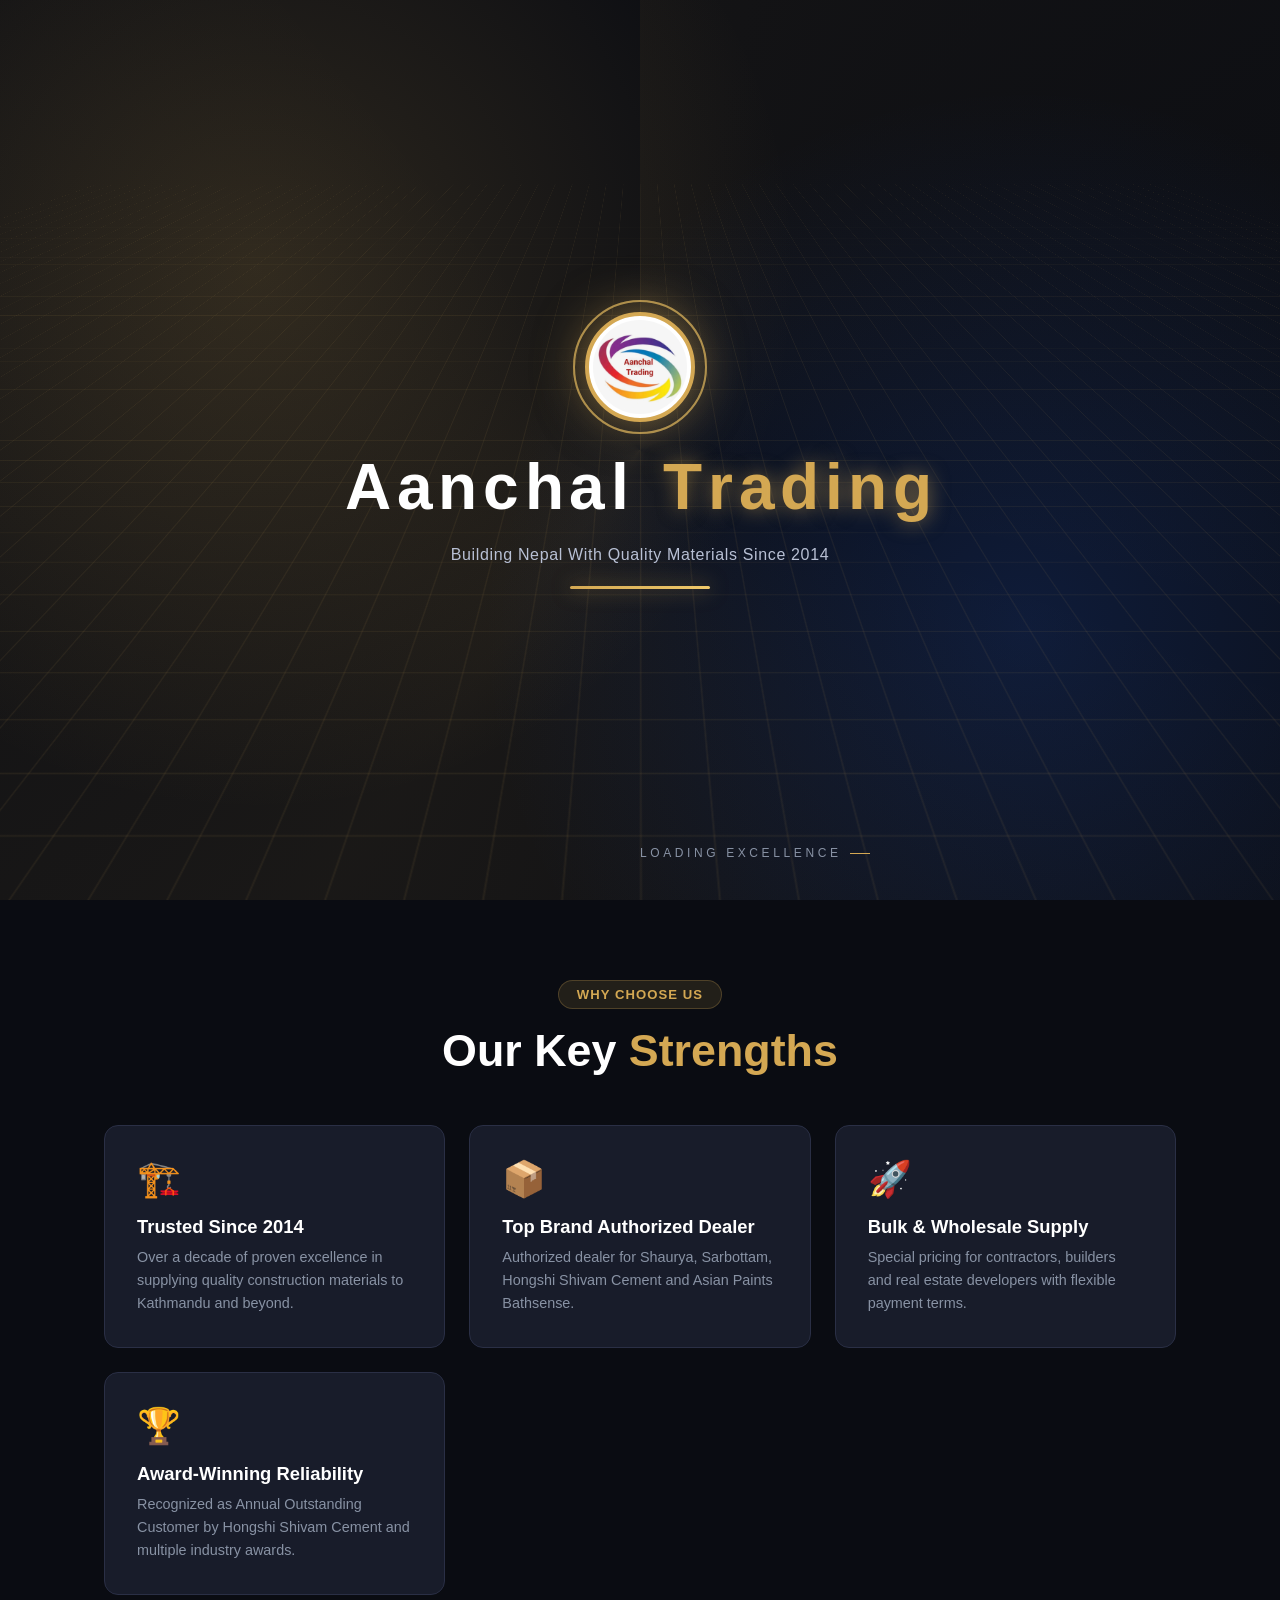
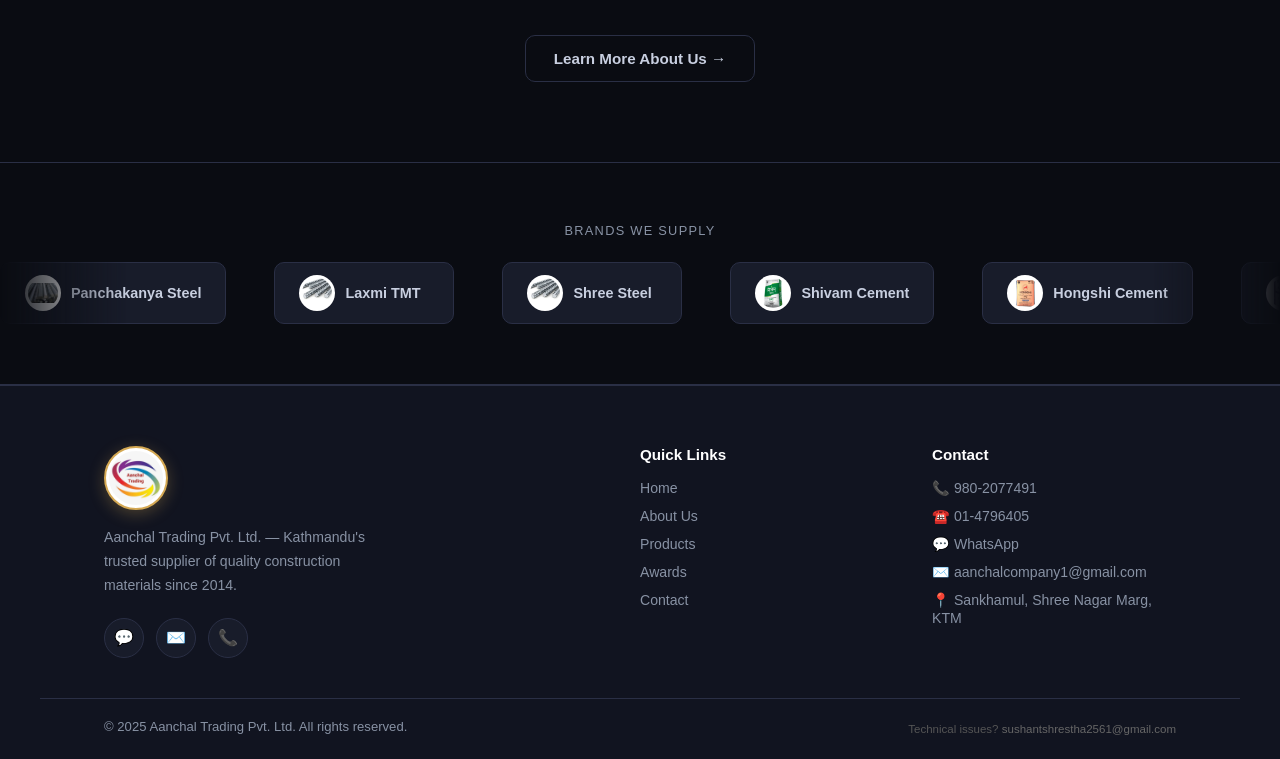
<file: index.html>
<!DOCTYPE html>
<html lang="en">
<head>
<meta charset="UTF-8"/>
<link rel="icon" type="image/x-icon" href="assets/images/favicon.ico"/>
<link rel="icon" type="image/png" sizes="32x32" href="assets/images/favicon.ico"/>
<link rel="apple-touch-icon" href="assets/images/icon-192.png"/>
<link rel="manifest" href="manifest.json"/>
<title>Aanchal Trading | Cement & Steel Supplier in Kathmandu, Nepal</title>
<meta name="description" content="Aanchal Trading Pvt. Ltd. — Kathmandu's trusted supplier of Shaurya, Shivam, Sarbottam, Hongshi cement and Sarbottam, Ambe, Shree TMT steel since 2014. Get quote on WhatsApp."/>
<meta name="keywords" content="sarbottam tmt kathmandu, hongshi cement price nepal, cement dealer sankhamul, sarbottam cement dealer nepal, construction material kathmandu, panchakanya steel nepal, jagdamba ultra cement, cement shop kathmandu, tmt steel nepal price, building materials supplier kathmandu, authorized cement dealer nepal, PPC cement price kathmandu, OPC cement nepal, shaurya cement kathmandu, shivam cement nepal, ambe steel nepal, shree steel nepal"/>
<meta name="author" content="Aanchal Trading Pvt. Ltd."/>
<meta name="robots" content="index, follow, max-snippet:-1, max-image-preview:large, max-video-preview:-1"/>
<link rel="canonical" href="https://www.aanchaltrading.com.np/"/>

<!-- Open Graph -->
<meta property="og:type" content="website"/>
<meta property="og:site_name" content="Aanchal Trading"/>
<meta property="og:url" content="https://www.aanchaltrading.com.np/"/>
<meta property="og:title" content="Aanchal Trading | Quality Construction Materials Nepal"/>
<meta property="og:description" content="Buy cement & steel in Kathmandu from an authorized dealer. Shaurya, Shivam, Sarbottam, Hongshi & more. Call or WhatsApp us now."/>
<meta property="og:image" content="https://www.aanchaltrading.com.np/assets/images/banner_cement_opt.jpg"/>
<meta property="og:image:width" content="1200"/>
<meta property="og:image:height" content="630"/>
<meta property="og:locale" content="en_NP"/>
<meta property="og:locale:alternate" content="ne_NP"/>

<!-- Twitter Card -->
<meta name="twitter:card" content="summary_large_image"/>
<meta name="twitter:title" content="Aanchal Trading | Quality Construction Materials Nepal"/>
<meta name="twitter:description" content="Buy cement & steel in Kathmandu from an authorized dealer. Shaurya, Shivam, Sarbottam, Hongshi & more. Call or WhatsApp us now."/>
<meta name="twitter:image" content="https://www.aanchaltrading.com.np/assets/images/banner_cement_opt.jpg"/>

<!-- Geo -->
<meta name="geo.region" content="NP-BA"/>
<meta name="geo.placename" content="Kathmandu"/>
<meta name="geo.position" content="27.6842;85.3240"/>
<meta name="ICBM" content="27.6842, 85.3240"/>

<!-- JSON-LD Structured Data -->
<script type="application/ld+json">
[
  {
    "@context": "https://schema.org",
    "@type": "LocalBusiness",
    "@id": "https://www.aanchaltrading.com.np/#business",
    "name": "Aanchal Trading Pvt. Ltd.",
    "alternateName": "Aanchal Trading",
    "description": "Authorized dealer of Shaurya, Shivam, Sarbottam, Hongshi cement and TMT steel bars in Kathmandu since 2014.",
    "url": "https://www.aanchaltrading.com.np",
    "logo": "https://www.aanchaltrading.com.np/assets/images/aanchal_logo_new.png",
    "image": "https://www.aanchaltrading.com.np/assets/images/banner_cement_opt.jpg",
    "telephone": ["+977-9802077491", "+977-1-4796405"],
    "email": "aanchalcompany1@gmail.com",
    "foundingDate": "2014",
    "priceRange": "$$",
    "currenciesAccepted": "NPR",
    "paymentAccepted": "Cash, Bank Transfer",
    "address": {
      "@type": "PostalAddress",
      "streetAddress": "Sankhamul, Shree Nagar Marg",
      "addressLocality": "Kathmandu",
      "addressRegion": "Bagmati Province",
      "addressCountry": "NP"
    },
    "geo": {
      "@type": "GeoCoordinates",
      "latitude": 27.6842,
      "longitude": 85.324
    },
    "openingHoursSpecification": [
      {
        "@type": "OpeningHoursSpecification",
        "dayOfWeek": [
          "Sunday",
          "Monday",
          "Tuesday",
          "Wednesday",
          "Thursday",
          "Friday"
        ],
        "opens": "07:00",
        "closes": "19:00"
      },
      {
        "@type": "OpeningHoursSpecification",
        "dayOfWeek": [
          "Saturday"
        ],
        "opens": "08:00",
        "closes": "17:00"
      }
    ],
    "sameAs": [
      "https://www.facebook.com/aanchaltrading"
    ],
    "hasOfferCatalog": {
      "@type": "OfferCatalog",
      "name": "Construction Materials",
      "itemListElement": [
        {
          "@type": "Offer",
          "itemOffered": {
            "@type": "Product",
            "name": "Shaurya Cement"
          }
        },
        {
          "@type": "Offer",
          "itemOffered": {
            "@type": "Product",
            "name": "Sarbottam TMT Steel"
          }
        },
        {
          "@type": "Offer",
          "itemOffered": {
            "@type": "Product",
            "name": "Hongshi Cement"
          }
        },
        {
          "@type": "Offer",
          "itemOffered": {
            "@type": "Product",
            "name": "Shivam Cement"
          }
        }
      ]
    }
  },
  {
    "@context": "https://schema.org",
    "@type": "WebSite",
    "url": "https://www.aanchaltrading.com.np",
    "name": "Aanchal Trading",
    "potentialAction": {
      "@type": "SearchAction",
      "target": {
        "@type": "EntryPoint",
        "urlTemplate": "https://www.aanchaltrading.com.np/products.html?q={search_term_string}"
      },
      "query-input": "required name=search_term_string"
    }
  },
  {
    "@context": "https://schema.org",
    "@type": "FAQPage",
    "mainEntity": [
      {
        "@type": "Question",
        "name": "Where can I buy Shaurya cement in Kathmandu?",
        "acceptedAnswer": {
          "@type": "Answer",
          "text": "Aanchal Trading Pvt. Ltd. at Sankhamul, Kathmandu is an authorized dealer of Shaurya cement (OPC 43, PPC, 53 Grade OPC). Call 980-2077491 for price."
        }
      },
      {
        "@type": "Question",
        "name": "What is the price of Sarbottam TMT steel in Nepal?",
        "acceptedAnswer": {
          "@type": "Answer",
          "text": "Sarbottam TMT Fe-500 prices vary. Contact Aanchal Trading at 980-2077491 for current Kathmandu pricing."
        }
      },
      {
        "@type": "Question",
        "name": "Does Aanchal Trading deliver cement in Kathmandu?",
        "acceptedAnswer": {
          "@type": "Answer",
          "text": "Yes, Aanchal Trading offers 48-hour delivery within Kathmandu Valley. WhatsApp or call 980-2077491."
        }
      },
      {
        "@type": "Question",
        "name": "Is Aanchal Trading an authorized Hongshi cement dealer?",
        "acceptedAnswer": {
          "@type": "Answer",
          "text": "Yes, Aanchal Trading is authorized dealer for Hongshi Shivam, Shaurya, Shivam, and Sarbottam Cement in Kathmandu."
        }
      }
    ]
  }
]
</script>
<meta name="referrer" content="strict-origin-when-cross-origin"/>
<meta http-equiv="Content-Security-Policy"
  content="default-src 'self';
           script-src 'self' https://cdnjs.cloudflare.com;
           style-src  'self' 'unsafe-inline' https://fonts.googleapis.com https://cdnjs.cloudflare.com;
           font-src   https://fonts.gstatic.com https://cdnjs.cloudflare.com;
           img-src    'self' data:;
           frame-src  https://maps.google.com https://www.google.com;
           connect-src 'none';
           object-src 'none';
           base-uri 'self';
           form-action 'none'"><meta name="viewport" content="width=device-width,initial-scale=1"/>


<link rel="preconnect" href="https://fonts.googleapis.com"/>
<link rel="preconnect" href="https://fonts.gstatic.com" crossorigin/>
<link href="https://fonts.googleapis.com/css2?family=Inter:wght@400;500;600;700;800;900&display=swap" rel="stylesheet"/>
<link rel="stylesheet"
  href="https://cdnjs.cloudflare.com/ajax/libs/font-awesome/6.5.0/css/all.min.css"
  integrity="sha512-Avb2QiuDEEvB4bZJYdab/DfTUBaWKIZMVyUMWxGP+SXqHJWnaGFhABRSZFBLb+FWf2BFT8KtjzGKOl09LXQA=="
  crossorigin="anonymous"
  referrerpolicy="no-referrer"/>
<link rel="stylesheet" href="assets/css/style.css?v=20261104"/>
<style>
/* ====== INTRO OVERLAY — 5 simultaneous animations ====== */
.intro-overlay{position:fixed;inset:0;background:#0a0c12;z-index:9999;display:flex;flex-direction:column;align-items:center;justify-content:center;gap:22px;overflow:hidden;transition:opacity .9s ease,transform .9s ease}
.intro-overlay.done{opacity:0;transform:scale(1.06);pointer-events:none}
/* 1. Animated radial gradient sweep across background */
.intro-bg{position:absolute;inset:0;background:
  radial-gradient(circle at 20% 30%,rgba(212,168,83,.18),transparent 45%),
  radial-gradient(circle at 80% 70%,rgba(37,99,235,.18),transparent 45%),
  conic-gradient(from 0deg at 50% 50%,rgba(212,168,83,.05),transparent 30%,rgba(212,168,83,.08) 60%,transparent 90%);
  animation:introSpin 6s linear infinite, introPulse 3s ease-in-out infinite;z-index:0}
@keyframes introSpin{to{transform:rotate(360deg)}}
@keyframes introPulse{0%,100%{opacity:.7}50%{opacity:1}}
/* 2. Animated grid lines */
.intro-grid{position:absolute;inset:-50%;background-image:linear-gradient(rgba(212,168,83,.08) 1px,transparent 1px),linear-gradient(90deg,rgba(212,168,83,.08) 1px,transparent 1px);background-size:40px 40px;animation:gridMove 8s linear infinite;z-index:0;transform:perspective(800px) rotateX(60deg) translateY(-20%)}
@keyframes gridMove{from{background-position:0 0}to{background-position:0 40px}}
/* 3. Floating particles rising */
.intro-particles{position:absolute;inset:0;z-index:1;pointer-events:none}
.intro-particle{position:absolute;bottom:-10px;background:radial-gradient(circle,#f0c96a,transparent);border-radius:50%;opacity:0;animation:particleRise linear infinite}
@keyframes particleRise{0%{transform:translateY(0) scale(0);opacity:0}10%{opacity:1}90%{opacity:.7}100%{transform:translateY(-110vh) scale(1.4);opacity:0}}
/* 4. Logo: zoom + rotate + glow ring pulse */
.intro-logo-wrap{position:relative;z-index:2;opacity:0;animation:logoEntry 1.4s cubic-bezier(.2,1.4,.4,1) .1s forwards}
.intro-logo{height:110px;width:110px;border-radius:50%;object-fit:cover;background:#fff;border:4px solid #d4a853;padding:4px;box-shadow:0 0 50px rgba(212,168,83,.6)}
.intro-logo-wrap::before,.intro-logo-wrap::after{content:'';position:absolute;inset:-12px;border-radius:50%;border:2px solid rgba(212,168,83,.5);animation:ringPulse 2.2s ease-out infinite}
.intro-logo-wrap::after{animation-delay:1.1s;border-color:rgba(240,201,106,.4)}
@keyframes logoEntry{0%{opacity:0;transform:scale(.2) rotate(-180deg)}60%{opacity:1;transform:scale(1.1) rotate(0deg)}100%{opacity:1;transform:scale(1) rotate(0deg)}}
@keyframes ringPulse{0%{transform:scale(.8);opacity:.9}100%{transform:scale(1.6);opacity:0}}
/* 5. Letter cascade for the brand name */
.intro-name{position:relative;z-index:2;font-size:clamp(2rem,6vw,4rem);font-weight:900;color:#fff;letter-spacing:.04em;display:flex;gap:.05em;margin-top:6px}
.intro-name .ch{display:inline-block;opacity:0;transform:translateY(40px) rotate(8deg);animation:charDrop .7s cubic-bezier(.2,1.4,.4,1) forwards}
.intro-name .gold{color:#d4a853;text-shadow:0 0 20px rgba(212,168,83,.6)}
.intro-name .sp{display:inline-block;width:.4em}
@keyframes charDrop{to{opacity:1;transform:translateY(0) rotate(0deg)}}
.intro-tag{position:relative;z-index:2;font-size:1rem;color:#b8c0d4;opacity:0;animation:fadeUpIntro .9s 1.5s ease forwards;letter-spacing:.04em;text-align:center;padding:0 20px}
.intro-bar{position:relative;z-index:2;width:0;height:3px;background:linear-gradient(90deg,#d4a853,#f0c96a);border-radius:2px;animation:barGrow 1.2s 1.7s cubic-bezier(.4,0,.2,1) forwards;box-shadow:0 0 20px rgba(212,168,83,.7)}
@keyframes fadeUpIntro{from{opacity:0;transform:translateY(20px)}to{opacity:1;transform:translateY(0)}}
@keyframes barGrow{to{width:140px}}
.intro-loader{position:absolute;bottom:40px;left:50%;transform:translateX(-50%);z-index:2;font-size:.75rem;color:#8892a4;letter-spacing:.3em;text-transform:uppercase;opacity:0;animation:fadeUpIntro .6s 2s ease forwards}
.intro-loader::after{content:'';display:inline-block;margin-left:8px;width:20px;height:1px;background:#d4a853;animation:loaderLine 1.2s linear infinite;vertical-align:middle}
@keyframes loaderLine{0%{width:0}50%{width:30px}100%{width:0}}
</style>

<link rel="alternate" hreflang="en" href="https://www.aanchaltrading.com.np/"/>
<link rel="alternate" hreflang="ne" href="https://www.aanchaltrading.com.np/"/>
<link rel="alternate" hreflang="x-default" href="https://www.aanchaltrading.com.np/"/>
<link rel="preload" as="image" href="assets/images/aanchal_logo_new.png"/>
<!-- SEO: Geographic & Language targeting -->
<meta name="geo.region" content="NP-BA"/>
<meta name="geo.placename" content="Kathmandu, Nepal"/>
<meta name="geo.position" content="27.6842;85.3240"/>
<meta name="ICBM" content="27.6842, 85.3240"/>
<meta name="language" content="en-NP"/>
<meta name="coverage" content="Nepal"/>
<meta name="distribution" content="local"/>
<meta name="rating" content="General"/>
<meta name="revisit-after" content="7 days"/>
<!-- SEO: Mobile & PWA -->
<meta name="theme-color" content="#d4a853"/>
<meta name="mobile-web-app-capable" content="yes"/>
<meta name="apple-mobile-web-app-capable" content="yes"/>
<meta name="apple-mobile-web-app-status-bar-style" content="black-translucent"/>
<meta name="apple-mobile-web-app-title" content="Aanchal Trading"/>
<meta name="application-name" content="Aanchal Trading"/>
<meta name="format-detection" content="telephone=no"/>
<!-- SEO: OG extras -->
<meta property="og:locale" content="en_NP"/>
<meta property="og:locale:alternate" content="ne_NP"/>
<meta property="business:contact_data:locality" content="Kathmandu"/>
<meta property="business:contact_data:region" content="Bagmati Province"/>
<meta property="business:contact_data:country_name" content="Nepal"/>
<meta property="business:contact_data:phone_number" content="+977-9802077491"/>
<meta property="business:contact_data:email" content="aanchalcompany1@gmail.com"/>
<meta property="business:contact_data:street_address" content="Sankhamul, Shree Nagar Marg"/>
<!-- SEO: Twitter extras -->
<meta name="twitter:site" content="@aanchaltrading"/>
<meta name="twitter:creator" content="@aanchaltrading"/>
<!-- SEO: Category & classification -->
<meta name="category" content="Construction Materials, Building Supply, Hardware"/>
<meta name="classification" content="Business, Construction, Nepal"/>
<meta name="subject" content="Cement and Steel Construction Materials Supplier Kathmandu Nepal"/>
<!-- SEO: Indexing hints -->
<meta name="googlebot" content="index, follow, max-snippet:-1, max-image-preview:large"/>
<meta name="bingbot" content="index, follow"/>
<!-- SEO: Page speed hints -->
<link rel="dns-prefetch" href="//fonts.googleapis.com"/>
<link rel="dns-prefetch" href="//cdnjs.cloudflare.com"/>
<link rel="dns-prefetch" href="//www.google.com"/>
</head>
<body>
<div class="cursor-glow"></div>

<!-- INTRO OVERLAY — 5 animations at once -->
<div class="intro-overlay" id="intro-overlay">
  <div class="intro-bg"></div>
  <div class="intro-grid"></div>
  <div class="intro-particles"></div>
  <div class="intro-logo-wrap"><img class="intro-logo" src="assets/images/aanchal_logo_new.png" alt="Aanchal Trading"/></div>
  <div class="intro-name" id="intro-name">
    <span class="ch" style="animation-delay:.6s">A</span><span class="ch" style="animation-delay:.68s">a</span><span class="ch" style="animation-delay:.76s">n</span><span class="ch" style="animation-delay:.84s">c</span><span class="ch" style="animation-delay:.92s">h</span><span class="ch" style="animation-delay:1s">a</span><span class="ch" style="animation-delay:1.08s">l</span>
    <span class="sp"></span>
    <span class="ch gold" style="animation-delay:1.2s">T</span><span class="ch gold" style="animation-delay:1.28s">r</span><span class="ch gold" style="animation-delay:1.36s">a</span><span class="ch gold" style="animation-delay:1.44s">d</span><span class="ch gold" style="animation-delay:1.52s">i</span><span class="ch gold" style="animation-delay:1.6s">n</span><span class="ch gold" style="animation-delay:1.68s">g</span>
  </div>
  <div class="intro-tag">
    <span data-en class="block">Building Nepal With Quality Materials Since 2014</span>
    <span data-np class="block">२०१४ देखि गुणस्तरीय सामग्रीले नेपाल बनाउँदै</span>
  </div>
  <div class="intro-bar"></div>
  <div class="intro-loader">Loading Excellence</div>
</div>

<!-- NAV -->
<nav>
  <div class="nav-inner">
    <a href="index.html" class="nav-logo">
      <img src="assets/images/aanchal_logo_new.png" alt="Aanchal Trading Logo"/>
      <div class="nav-logo-text">
        <span class="brand-en" data-en>Aanchal Trading</span>
        <span class="brand-en" data-np>आंचल ट्रेडिङ</span>
        <span class="brand-np" data-en>Quality Construction Materials</span>
        <span class="brand-np" data-np>गुणस्तरीय निर्माण सामग्री</span>
      </div>
    </a>
    <ul class="nav-links">
      <li><a href="index.html" class="active"><span data-en>Home</span><span data-np>गृह</span></a></li>
      <li><a href="products.html"><span data-en>Products</span><span data-np>उत्पादनहरू</span></a></li>
      <li><a href="awards.html"><span data-en>Awards</span><span data-np>पुरस्कार</span></a></li>
      <li><a href="about.html"><span data-en>About</span><span data-np>हाम्रो बारे</span></a></li>
      <li><a href="contact.html"><span data-en>Contact</span><span data-np>सम्पर्क</span></a></li>
    </ul>
    <div class="nav-actions">
      <button class="dark-toggle" id="dark-toggle" title="Toggle theme">☀️</button>
      <button class="lang-toggle" id="lang-toggle">नेपाली</button>
      <a href="contact.html" class="nav-cta magnetic"><span data-en>📞 Get Quote</span><span data-np>📞 भाउ लिनुहोस्</span></a>
    </div>
    <div class="hamburger" id="hamburger"><span></span><span></span><span></span></div>
  </div>
</nav>
<div class="mobile-menu" id="mobile-menu">
  <a href="index.html">🏠 <span data-en>Home</span><span data-np>गृह</span></a>
  <a href="products.html">📦 <span data-en>Products</span><span data-np>उत्पादनहरू</span></a>
  <a href="awards.html">🏆 <span data-en>Awards</span><span data-np>पुरस्कार</span></a>
  <a href="about.html">🏢 <span data-en>About</span><span data-np>हाम्रो बारे</span></a>
  <a href="contact.html">📞 <span data-en>Contact</span><span data-np>सम्पर्क</span></a>
</div>

<!-- HERO -->
<section id="hero">
  <div class="hero-bg"></div>
  <div class="hero-grid"></div>
  <div class="hero-content">
    <div class="hero-text-col">
      <div class="hero-badge"><span class="badge-dot"></span>
        <span data-en>Nepal's Trusted Construction Partner</span>
        <span data-np>नेपालको भरपर्दो निर्माण साझेदार</span>
      </div>
      <h1 class="hero-title">
        <span data-en class="block">Building <span class="accent">Nepal</span><br>With <span class="accent">Quality</span><br>Materials</span>
        <span data-np class="block">गुणस्तरले<br><span class="accent">नेपाल</span><br>बनाउँदै</span>
      </h1>
      <p class="hero-np">
        <span data-en>Quality construction materials supplier you can trust</span>
        <span data-np>गुणस्तरीय निर्माण सामग्रीको भरपर्दो आपूर्तिकर्ता</span>
      </p>
      <p class="hero-desc">
        <span data-en class="block">Aanchal Trading Pvt. Ltd. is Kathmandu's premier construction materials supplier — delivering cement, steel, and sanitary products to builders, contractors, and developers since 2014.</span>
        <span data-np class="block">आंचल ट्रेडिङ प्रा.लि. काठमाडौंको अग्रणी निर्माण सामग्री आपूर्तिकर्ता हो — २०१४ देखि सिमेन्ट, फलाम र स्यानिटरी सामग्री आपूर्ति गर्दै आएको छ।</span>
      </p>
      <div class="hero-btns">
        <a href="products.html" class="btn-primary magnetic"><i class="fa-solid fa-box-open"></i>
          <span data-en>Our Products</span><span data-np>हाम्रा उत्पादनहरू</span>
        </a>
        <a href="contact.html" class="btn-secondary magnetic"><i class="fa-solid fa-phone"></i>
          <span data-en>Get a Quote</span><span data-np>भाउ लिनुहोस्</span>
        </a>
      </div>
      <div class="hero-stats">
        <div class="stat-item" data-aos="fade-up" data-aos-delay="0">
          <div class="stat-num" data-target="10" data-suffix="+">10+</div>
          <div class="stat-label">
            <span data-en>Years of<br>Excellence</span>
            <span data-np>वर्षको<br>अनुभव</span>
          </div>
        </div>
        <div class="stat-item" data-aos="fade-up" data-aos-delay="100">
          <div class="stat-num" data-target="500" data-suffix="+">500+</div>
          <div class="stat-label">
            <span data-en>Projects<br>Completed</span>
            <span data-np>परियोजना<br>पूर्ण</span>
          </div>
        </div>
        <div class="stat-item" data-aos="fade-up" data-aos-delay="200">
          <div class="stat-num" data-target="48" data-suffix="h">48h</div>
          <div class="stat-label">
            <span data-en>Fast<br>Delivery</span>
            <span data-np>छिटो<br>डेलिभरी</span>
          </div>
        </div>
      </div>
    </div>
    <div class="hero-visual">
      <div class="hero-img-wrap">
        <img src="assets/images/hero_poster.jpg?v=20261104" alt="Aanchal Group of Companies — cement, steel, sanitary and hardware materials in Kathmandu" width="720" height="720" loading="eager"/>
      </div>
      <div class="hero-floats">
        <div class="float-card">
          <div class="float-icon">🚛</div>
          <div>
            <div class="float-title"><span data-en>48-Hour Delivery</span><span data-np>४८ घण्टा डेलिभरी</span></div>
            <div class="float-sub"><span data-en>Kathmandu Valley</span><span data-np>काठमाडौं उपत्यका</span></div>
          </div>
        </div>
        <div class="float-card">
          <div class="float-icon">🏆</div>
          <div>
            <div class="float-title"><span data-en>Outstanding Customer</span><span data-np>उत्कृष्ट ग्राहक</span></div>
            <div class="float-sub"><span data-en>Hongshi Shivam Cement 2078</span><span data-np>होङशी सिभ्याम सिमेन्ट २०७८</span></div>
          </div>
        </div>
      </div>
    </div>
  </div>
</section>

<!-- HIGHLIGHTS -->
<section id="highlights">
  <div class="section-wrap">
    <div class="text-center" data-aos="fade-up">
      <span class="section-tag"><span data-en>Why Choose Us</span><span data-np>हामीलाई किन छान्ने?</span></span>
      <h2 class="section-title">
        <span data-en class="block">Our Key <span class="gold">Strengths</span></span>
        <span data-np class="block">हाम्रा <span class="gold">विशेषताहरू</span></span>
      </h2>
    </div>
    <div class="highlights-grid">
      <div class="hl-card" data-aos="fade-up" data-aos-delay="0">
        <div class="hl-icon">🏗️</div>
        <div class="hl-title"><span data-en>Trusted Since 2014</span><span data-np>२०१४ देखि विश्वसनीय</span></div>
        <p class="hl-desc"><span data-en>Over a decade of proven excellence in supplying quality construction materials to Kathmandu and beyond.</span><span data-np>दशकभन्दा बढी समयदेखि काठमाडौं र बाहिर गुणस्तरीय निर्माण सामग्री आपूर्ति गर्दै।</span></p>
      </div>
      <div class="hl-card" data-aos="fade-up" data-aos-delay="100">
        <div class="hl-icon">📦</div>
        <div class="hl-title"><span data-en>Top Brand Authorized Dealer</span><span data-np>शीर्ष ब्राण्डको अधिकृत डिलर</span></div>
        <p class="hl-desc"><span data-en>Authorized dealer for Shaurya, Sarbottam, Hongshi Shivam Cement and Asian Paints Bathsense.</span><span data-np>शौर्य, सर्वोत्तम, होङशी सिभ्याम सिमेन्ट र एसियन पेन्ट्स बाथसेन्सको अधिकृत डिलर।</span></p>
      </div>
      <div class="hl-card" data-aos="fade-up" data-aos-delay="200">
        <div class="hl-icon">🚀</div>
        <div class="hl-title"><span data-en>Bulk & Wholesale Supply</span><span data-np>थोक आपूर्ति</span></div>
        <p class="hl-desc"><span data-en>Special pricing for contractors, builders and real estate developers with flexible payment terms.</span><span data-np>ठेकेदार, निर्माणकर्ता र घरजग्गा विकासकर्ताका लागि विशेष मूल्य।</span></p>
      </div>
      <div class="hl-card" data-aos="fade-up" data-aos-delay="0">
        <div class="hl-icon">🏆</div>
        <div class="hl-title"><span data-en>Award-Winning Reliability</span><span data-np>पुरस्कार विजेता विश्वसनीयता</span></div>
        <p class="hl-desc"><span data-en>Recognized as Annual Outstanding Customer by Hongshi Shivam Cement and multiple industry awards.</span><span data-np>होङशी सिभ्याम सिमेन्टद्वारा वार्षिक उत्कृष्ट ग्राहक र विभिन्न पुरस्कारहरूद्वारा मान्यता प्राप्त।</span></p>
      </div>
    </div>
    <div class="text-center mt-40" data-aos="fade-up">
      <a href="about.html" class="btn-secondary magnetic"><span data-en>Learn More About Us →</span><span data-np>हाम्रो बारे थप जान्नुहोस् →</span></a>
    </div>
  </div>
</section>

<!-- BRANDS MARQUEE -->
<section id="brands">
  <div class="brands-label"><span data-en>Brands We Supply</span><span data-np>हामी आपूर्ति गर्ने ब्राण्डहरू</span></div>
  <div class="marquee-wrap">
    <div class="marquee-track">
      <div class="brand-item"><img src="assets/images/panchakanya_tmt.jpg?v=20261104" alt="Panchakanya Steel Nepal"/>Panchakanya Steel</div>
      <div class="brand-item"><img src="assets/images/laxmi_tmt.png?v=20261104" alt="Laxmi TMT Steel Nepal"/>Laxmi TMT</div>
      <div class="brand-item"><img src="assets/images/shree_steel.png?v=20261104" alt="Shree Steel Nepal"/>Shree Steel</div>
      <div class="brand-item"><img src="assets/images/shivam_opc43_cement.png?v=20261104" alt="Shivam Cement Nepal"/>Shivam Cement</div>
      <div class="brand-item"><img src="assets/images/hongshi_ppc.png?v=20261104" alt="Hongshi Cement Nepal"/>Hongshi Cement</div>
      <div class="brand-item"><img src="assets/images/jagdamba_ultra_53opc.png?v=20261104" alt="Jagdamba Ultra Cement Nepal"/>Jagdamba Ultra</div>
      <div class="brand-item"><img src="assets/images/sarbottam_cement.png?v=20261104" alt="Sarbottam Cement Nepal"/>Sarbottam Cement</div>
      <div class="brand-item"><img src="assets/images/shaurya_ppc_cement.png?v=20261104" alt="Shaurya Cement Nepal"/>Shaurya Cement</div>
      <div class="brand-item"><img src="assets/images/sarbottam_tmt.png?v=20261104" alt="Sarbottam TMT Fe-500 Steel Bar Kathmandu"/>Sarbottam TMT</div>
      <div class="brand-item"><img src="assets/images/ambe_steel.png?v=20261104" alt="Ambe Steel Nepal"/>Ambe Steel</div>
      <div class="brand-item"><img src="assets/images/aac_block.jpg?v=20261104" alt="AAC Block Nepal"/>AAC Block</div>
      <div class="brand-item"><img src="assets/images/clay_brick.jpg?v=20261104" alt="Brick Nepal"/>Brick</div>
      <div class="brand-item"><img src="assets/images/bathsense.jpeg?v=20261104" alt="Asian Paints Bathsense"/>Asian Paints Bathsense</div>
      <div class="brand-item"><img src="assets/images/panchakanya_tmt.jpg?v=20261104" alt="Panchakanya Steel Nepal"/>Panchakanya Steel</div>
      <div class="brand-item"><img src="assets/images/laxmi_tmt.png?v=20261104" alt="Laxmi TMT Steel Nepal"/>Laxmi TMT</div>
      <div class="brand-item"><img src="assets/images/shree_steel.png?v=20261104" alt="Shree Steel Nepal"/>Shree Steel</div>
      <div class="brand-item"><img src="assets/images/shivam_opc43_cement.png?v=20261104" alt="Shivam Cement Nepal"/>Shivam Cement</div>
      <div class="brand-item"><img src="assets/images/hongshi_ppc.png?v=20261104" alt="Hongshi Cement Nepal"/>Hongshi Cement</div>
      <div class="brand-item"><img src="assets/images/jagdamba_ultra_53opc.png?v=20261104" alt="Jagdamba Ultra Cement Nepal"/>Jagdamba Ultra</div>
      <div class="brand-item"><img src="assets/images/sarbottam_cement.png?v=20261104" alt="Sarbottam Cement Nepal"/>Sarbottam Cement</div>
      <div class="brand-item"><img src="assets/images/shaurya_ppc_cement.png?v=20261104" alt="Shaurya Cement Nepal"/>Shaurya Cement</div>
      <div class="brand-item"><img src="assets/images/sarbottam_tmt.png?v=20261104" alt="Sarbottam TMT Fe-500 Steel Bar Kathmandu"/>Sarbottam TMT</div>
      <div class="brand-item"><img src="assets/images/ambe_steel.png?v=20261104" alt="Ambe Steel Nepal"/>Ambe Steel</div>
      <div class="brand-item"><img src="assets/images/aac_block.jpg?v=20261104" alt="AAC Block Nepal"/>AAC Block</div>
      <div class="brand-item"><img src="assets/images/clay_brick.jpg?v=20261104" alt="Brick Nepal"/>Brick</div>
      <div class="brand-item"><img src="assets/images/bathsense.jpeg?v=20261104" alt="Asian Paints Bathsense"/>Asian Paints Bathsense</div>
    </div>
  </div>
</section>

<!-- FOOTER -->
<footer>
  <div class="footer-inner">
    <div class="footer-brand">
      <img src="assets/images/aanchal_logo_new.png" alt="Aanchal Trading"/>
      <p><span data-en>Aanchal Trading Pvt. Ltd. — Kathmandu's trusted supplier of quality construction materials since 2014.</span><span data-np>आंचल ट्रेडिङ प्रा.लि. — २०१४ देखि काठमाडौंको भरपर्दो निर्माण सामग्री आपूर्तिकर्ता।</span></p>
      <div class="footer-social">
        <a href="https://wa.me/9779802077491" target="_blank" rel="noopener noreferrer" title="WhatsApp">💬</a>
        <a href="https://mail.google.com/mail/?view=cm&fs=1&to=aanchalcompany1@gmail.com" target="_blank" rel="noopener noreferrer" title="Email">✉️</a>
        <a href="tel:+9779802077491" title="Call">📞</a>
      </div>
    </div>
    <div class="footer-col">
      <h4><span data-en>Quick Links</span><span data-np>द्रुत लिंकहरू</span></h4>
      <ul>
        <li><a href="index.html"><span data-en>Home</span><span data-np>गृहपृष्ठ</span></a></li>
        <li><a href="about.html"><span data-en>About Us</span><span data-np>हाम्रो बारे</span></a></li>
        <li><a href="products.html"><span data-en>Products</span><span data-np>उत्पादनहरू</span></a></li>
        <li><a href="awards.html"><span data-en>Awards</span><span data-np>पुरस्कारहरू</span></a></li>
        <li><a href="contact.html"><span data-en>Contact</span><span data-np>सम्पर्क</span></a></li>
      </ul>
    </div>
    <div class="footer-col">
      <h4><span data-en>Contact</span><span data-np>सम्पर्क</span></h4>
      <ul>
        <li><a href="tel:+9779802077491">📞 980-2077491</a></li>
        <li><a href="tel:+97714796405">☎️ 01-4796405</a></li>
        <li><a href="https://wa.me/9779802077491" target="_blank" rel="noopener noreferrer">💬 WhatsApp</a></li>
        <li><a href="https://mail.google.com/mail/?view=cm&fs=1&to=aanchalcompany1@gmail.com" target="_blank" rel="noopener noreferrer">✉️ &#97;&#97;&#110;&#99;&#104;&#97;&#108;&#99;&#111;&#109;&#112;&#97;&#110;&#121;&#49;&#64;&#103;&#109;&#97;&#105;&#108;&#46;&#99;&#111;&#109;</a></li>
        <li><a href="#">📍 <span data-en>Sankhamul, Shree Nagar Marg, KTM</span><span data-np>साँखमुल, श्री नगर मार्ग, काठमाडौं</span></a></li>
      </ul>
    </div>
  </div>
  <div class="footer-bottom">
    <p>© 2025 Aanchal Trading Pvt. Ltd. <span data-en>All rights reserved.</span><span data-np>सर्वाधिकार सुरक्षित।</span></p>
    <p style="font-size:0.72rem;color:#555;margin-top:4px;">Technical issues? <a href="mailto:sushantshrestha2561@gmail.com" style="color:#666;text-decoration:none;">sushantshrestha2561@gmail.com</a></p>
  </div>
</footer>

<script src="assets/js/main.min.js?v=20261104"></script>
</body>
</html>
</file>
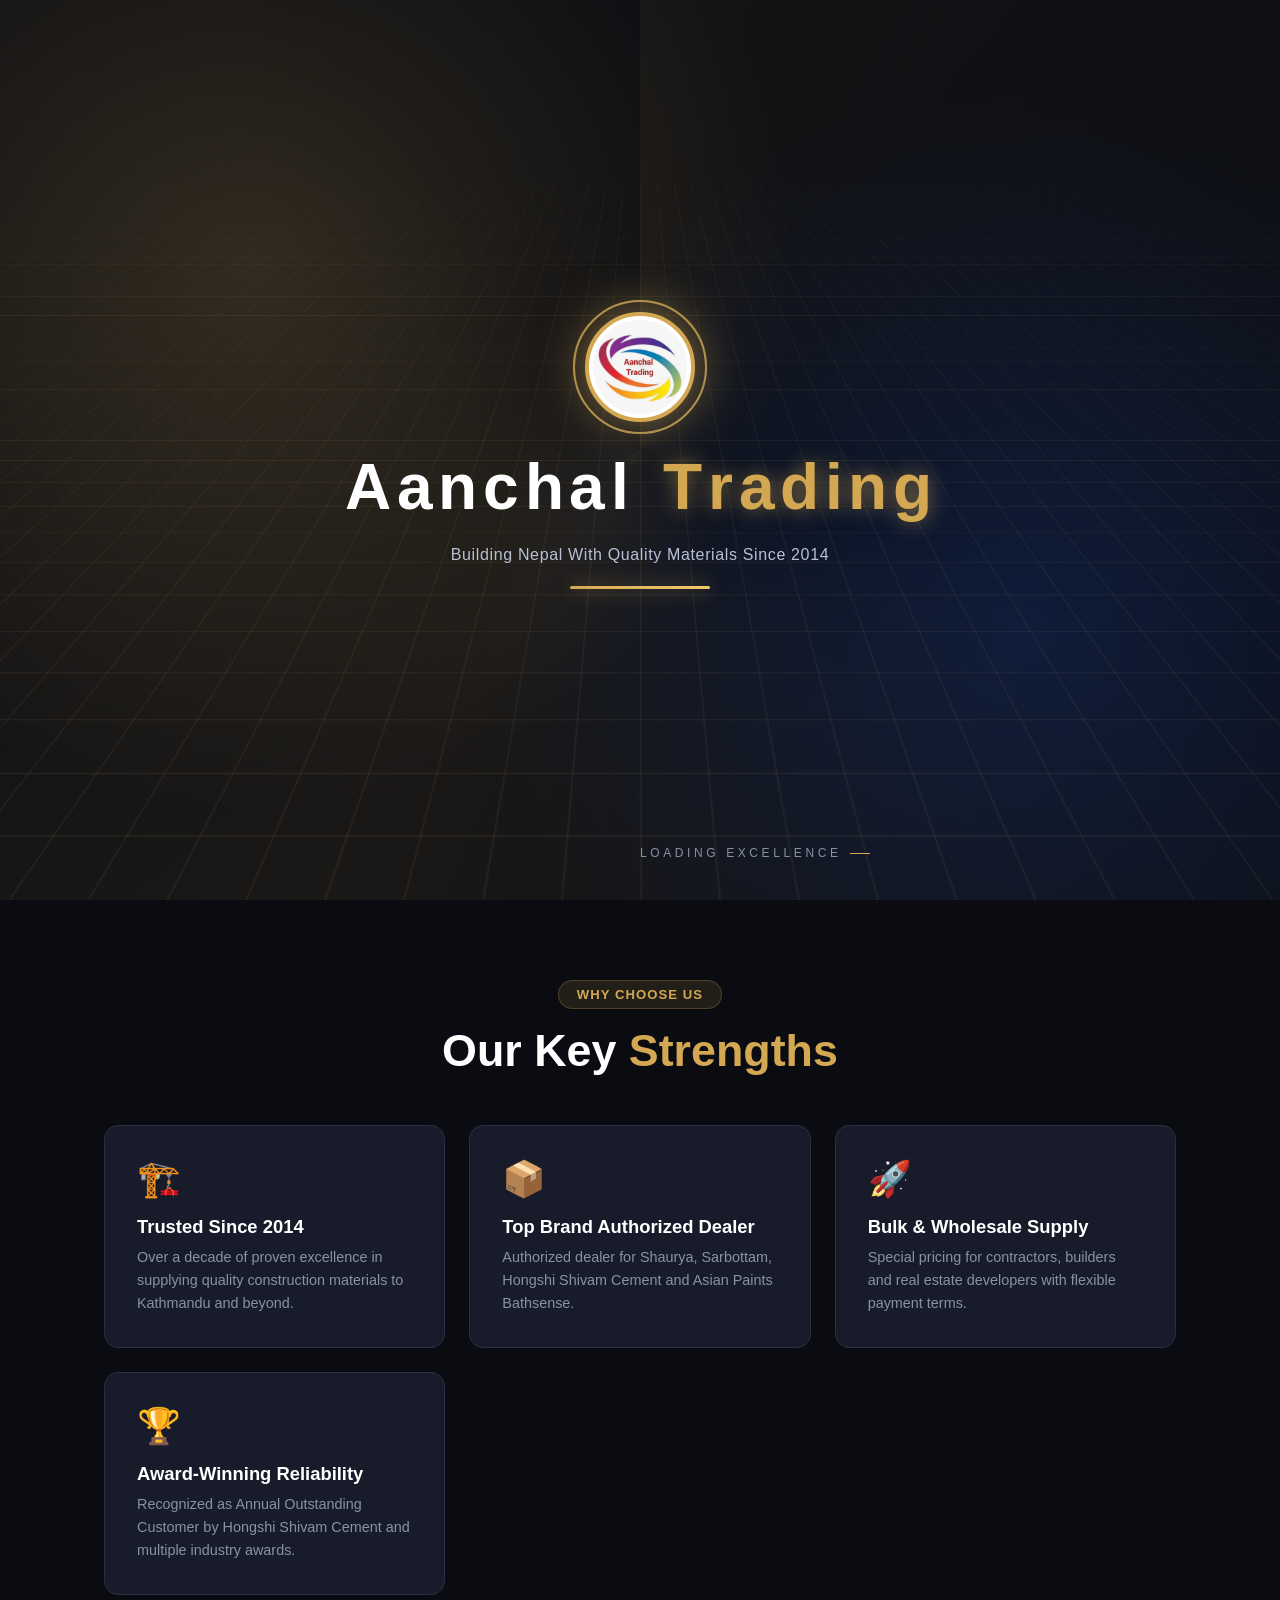
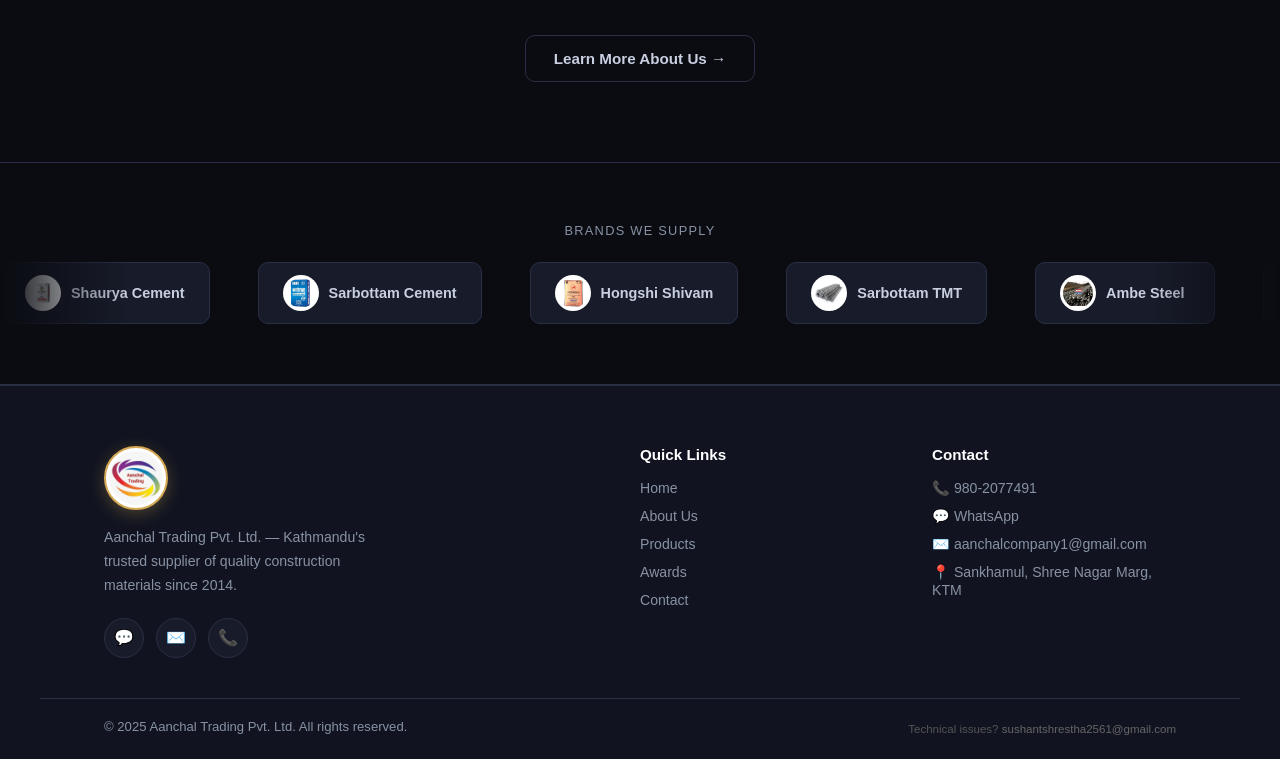
<file: aanchaltrading-main/index.html>
<!DOCTYPE html>
<html lang="en">
<head>
<meta charset="UTF-8"/>
<link rel="icon" type="image/x-icon" href="assets/images/favicon.ico"/>
<link rel="icon" type="image/png" sizes="32x32" href="assets/images/favicon.ico"/>
<link rel="apple-touch-icon" href="assets/images/icon-192.png"/>
<link rel="manifest" href="manifest.json"/>
<title>Aanchal Trading | Cement & Steel Supplier in Kathmandu, Nepal</title>
<meta name="description" content="Aanchal Trading Pvt. Ltd. — Kathmandu's trusted supplier of Shaurya, Shivam, Sarbottam, Hongshi cement and Sarbottam, Ambe, Shree TMT steel since 2014. Get quote on WhatsApp."/>
<meta name="keywords" content="sarbottam tmt kathmandu, hongshi cement price nepal, cement dealer sankhamul, sarbottam cement dealer nepal, construction material kathmandu, tansen cement nepal, cement shop kathmandu, tmt steel nepal price, building materials supplier kathmandu, authorized cement dealer nepal, PPC cement price kathmandu, OPC cement nepal, shaurya cement kathmandu, shivam cement nepal, ambe steel nepal, shree steel nepal"/>
<meta name="author" content="Aanchal Trading Pvt. Ltd."/>
<meta name="robots" content="index, follow, max-snippet:-1, max-image-preview:large, max-video-preview:-1"/>
<link rel="canonical" href="https://www.aanchaltrading.com.np/"/>

<!-- Open Graph -->
<meta property="og:type" content="website"/>
<meta property="og:site_name" content="Aanchal Trading"/>
<meta property="og:url" content="https://www.aanchaltrading.com.np/"/>
<meta property="og:title" content="Aanchal Trading | Quality Construction Materials Nepal"/>
<meta property="og:description" content="Buy cement & steel in Kathmandu from an authorized dealer. Shaurya, Shivam, Sarbottam, Hongshi & more. Call or WhatsApp us now."/>
<meta property="og:image" content="https://www.aanchaltrading.com.np/assets/images/banner_cement_opt.jpg"/>
<meta property="og:image:width" content="1200"/>
<meta property="og:image:height" content="630"/>
<meta property="og:locale" content="en_NP"/>
<meta property="og:locale:alternate" content="ne_NP"/>

<!-- Twitter Card -->
<meta name="twitter:card" content="summary_large_image"/>
<meta name="twitter:title" content="Aanchal Trading | Quality Construction Materials Nepal"/>
<meta name="twitter:description" content="Buy cement & steel in Kathmandu from an authorized dealer. Shaurya, Shivam, Sarbottam, Hongshi & more. Call or WhatsApp us now."/>
<meta name="twitter:image" content="https://www.aanchaltrading.com.np/assets/images/banner_cement_opt.jpg"/>

<!-- Geo -->
<meta name="geo.region" content="NP-BA"/>
<meta name="geo.placename" content="Kathmandu"/>
<meta name="geo.position" content="27.6842;85.3240"/>
<meta name="ICBM" content="27.6842, 85.3240"/>

<!-- JSON-LD Structured Data -->
<script type="application/ld+json">
[
  {
    "@context": "https://schema.org",
    "@type": "LocalBusiness",
    "@id": "https://www.aanchaltrading.com.np/#business",
    "name": "Aanchal Trading Pvt. Ltd.",
    "alternateName": "Aanchal Trading",
    "description": "Authorized dealer of Shaurya, Shivam, Sarbottam, Hongshi cement and TMT steel bars in Kathmandu since 2014.",
    "url": "https://www.aanchaltrading.com.np",
    "logo": "https://www.aanchaltrading.com.np/assets/images/aanchal_logo_new.png",
    "image": "https://www.aanchaltrading.com.np/assets/images/banner_cement_opt.jpg",
    "telephone": "+977-9802077491",
    "email": "aanchalcompany1@gmail.com",
    "foundingDate": "2014",
    "priceRange": "$$",
    "currenciesAccepted": "NPR",
    "paymentAccepted": "Cash, Bank Transfer",
    "address": {
      "@type": "PostalAddress",
      "streetAddress": "Sankhamul, Shree Nagar Marg",
      "addressLocality": "Kathmandu",
      "addressRegion": "Bagmati Province",
      "addressCountry": "NP"
    },
    "geo": {
      "@type": "GeoCoordinates",
      "latitude": 27.6842,
      "longitude": 85.324
    },
    "openingHoursSpecification": [
      {
        "@type": "OpeningHoursSpecification",
        "dayOfWeek": [
          "Sunday",
          "Monday",
          "Tuesday",
          "Wednesday",
          "Thursday",
          "Friday"
        ],
        "opens": "07:00",
        "closes": "19:00"
      },
      {
        "@type": "OpeningHoursSpecification",
        "dayOfWeek": [
          "Saturday"
        ],
        "opens": "08:00",
        "closes": "17:00"
      }
    ],
    "sameAs": [
      "https://www.facebook.com/aanchaltrading"
    ],
    "hasOfferCatalog": {
      "@type": "OfferCatalog",
      "name": "Construction Materials",
      "itemListElement": [
        {
          "@type": "Offer",
          "itemOffered": {
            "@type": "Product",
            "name": "Shaurya Cement"
          }
        },
        {
          "@type": "Offer",
          "itemOffered": {
            "@type": "Product",
            "name": "Sarbottam TMT Steel"
          }
        },
        {
          "@type": "Offer",
          "itemOffered": {
            "@type": "Product",
            "name": "Hongshi Cement"
          }
        },
        {
          "@type": "Offer",
          "itemOffered": {
            "@type": "Product",
            "name": "Shivam Cement"
          }
        }
      ]
    }
  },
  {
    "@context": "https://schema.org",
    "@type": "WebSite",
    "url": "https://www.aanchaltrading.com.np",
    "name": "Aanchal Trading",
    "potentialAction": {
      "@type": "SearchAction",
      "target": {
        "@type": "EntryPoint",
        "urlTemplate": "https://www.aanchaltrading.com.np/products.html?q={search_term_string}"
      },
      "query-input": "required name=search_term_string"
    }
  },
  {
    "@context": "https://schema.org",
    "@type": "FAQPage",
    "mainEntity": [
      {
        "@type": "Question",
        "name": "Where can I buy Shaurya cement in Kathmandu?",
        "acceptedAnswer": {
          "@type": "Answer",
          "text": "Aanchal Trading Pvt. Ltd. at Sankhamul, Kathmandu is an authorized dealer of Shaurya cement (OPC 43, PPC, 53 Grade OPC). Call 980-2077491 for price."
        }
      },
      {
        "@type": "Question",
        "name": "What is the price of Sarbottam TMT steel in Nepal?",
        "acceptedAnswer": {
          "@type": "Answer",
          "text": "Sarbottam TMT Fe-500 prices vary. Contact Aanchal Trading at 980-2077491 for current Kathmandu pricing."
        }
      },
      {
        "@type": "Question",
        "name": "Does Aanchal Trading deliver cement in Kathmandu?",
        "acceptedAnswer": {
          "@type": "Answer",
          "text": "Yes, Aanchal Trading offers 48-hour delivery within Kathmandu Valley. WhatsApp or call 980-2077491."
        }
      },
      {
        "@type": "Question",
        "name": "Is Aanchal Trading an authorized Hongshi cement dealer?",
        "acceptedAnswer": {
          "@type": "Answer",
          "text": "Yes, Aanchal Trading is authorized dealer for Hongshi Shivam, Shaurya, Shivam, and Sarbottam Cement in Kathmandu."
        }
      }
    ]
  }
]
</script>
<meta name="referrer" content="strict-origin-when-cross-origin"/>
<meta http-equiv="Content-Security-Policy"
  content="default-src 'self';
           script-src 'self' https://cdnjs.cloudflare.com;
           style-src  'self' 'unsafe-inline' https://fonts.googleapis.com https://cdnjs.cloudflare.com;
           font-src   https://fonts.gstatic.com https://cdnjs.cloudflare.com;
           img-src    'self' data:;
           frame-src  https://maps.google.com https://www.google.com;
           connect-src 'none'"><meta name="viewport" content="width=device-width,initial-scale=1"/>


<link rel="preconnect" href="https://fonts.googleapis.com"/>
<link rel="preconnect" href="https://fonts.gstatic.com" crossorigin/>
<link href="https://fonts.googleapis.com/css2?family=Inter:wght@400;500;600;700;800;900&display=swap" rel="stylesheet"/>
<link rel="stylesheet"
  href="https://cdnjs.cloudflare.com/ajax/libs/font-awesome/6.5.0/css/all.min.css"
  integrity="sha512-Avb2QiuDEEvB4bZJYdab/DfTUBaWKIZMVyUMWxGP+SXqHJWnaGFhABRSZFBLb+FWf2BFT8KtjzGKOl09LXQA=="
  crossorigin="anonymous"
  referrerpolicy="no-referrer"/>
<link rel="stylesheet" href="assets/css/style.css"/>
<style>
/* ====== INTRO OVERLAY — 5 simultaneous animations ====== */
.intro-overlay{position:fixed;inset:0;background:#0a0c12;z-index:9999;display:flex;flex-direction:column;align-items:center;justify-content:center;gap:22px;overflow:hidden;transition:opacity .9s ease,transform .9s ease}
.intro-overlay.done{opacity:0;transform:scale(1.06);pointer-events:none}
/* 1. Animated radial gradient sweep across background */
.intro-bg{position:absolute;inset:0;background:
  radial-gradient(circle at 20% 30%,rgba(212,168,83,.18),transparent 45%),
  radial-gradient(circle at 80% 70%,rgba(37,99,235,.18),transparent 45%),
  conic-gradient(from 0deg at 50% 50%,rgba(212,168,83,.05),transparent 30%,rgba(212,168,83,.08) 60%,transparent 90%);
  animation:introSpin 6s linear infinite, introPulse 3s ease-in-out infinite;z-index:0}
@keyframes introSpin{to{transform:rotate(360deg)}}
@keyframes introPulse{0%,100%{opacity:.7}50%{opacity:1}}
/* 2. Animated grid lines */
.intro-grid{position:absolute;inset:-50%;background-image:linear-gradient(rgba(212,168,83,.08) 1px,transparent 1px),linear-gradient(90deg,rgba(212,168,83,.08) 1px,transparent 1px);background-size:40px 40px;animation:gridMove 8s linear infinite;z-index:0;transform:perspective(800px) rotateX(60deg) translateY(-20%)}
@keyframes gridMove{from{background-position:0 0}to{background-position:0 40px}}
/* 3. Floating particles rising */
.intro-particles{position:absolute;inset:0;z-index:1;pointer-events:none}
.intro-particle{position:absolute;bottom:-10px;background:radial-gradient(circle,#f0c96a,transparent);border-radius:50%;opacity:0;animation:particleRise linear infinite}
@keyframes particleRise{0%{transform:translateY(0) scale(0);opacity:0}10%{opacity:1}90%{opacity:.7}100%{transform:translateY(-110vh) scale(1.4);opacity:0}}
/* 4. Logo: zoom + rotate + glow ring pulse */
.intro-logo-wrap{position:relative;z-index:2;opacity:0;animation:logoEntry 1.4s cubic-bezier(.2,1.4,.4,1) .1s forwards}
.intro-logo{height:110px;width:110px;border-radius:50%;object-fit:cover;background:#fff;border:4px solid #d4a853;padding:4px;box-shadow:0 0 50px rgba(212,168,83,.6)}
.intro-logo-wrap::before,.intro-logo-wrap::after{content:'';position:absolute;inset:-12px;border-radius:50%;border:2px solid rgba(212,168,83,.5);animation:ringPulse 2.2s ease-out infinite}
.intro-logo-wrap::after{animation-delay:1.1s;border-color:rgba(240,201,106,.4)}
@keyframes logoEntry{0%{opacity:0;transform:scale(.2) rotate(-180deg)}60%{opacity:1;transform:scale(1.1) rotate(0deg)}100%{opacity:1;transform:scale(1) rotate(0deg)}}
@keyframes ringPulse{0%{transform:scale(.8);opacity:.9}100%{transform:scale(1.6);opacity:0}}
/* 5. Letter cascade for the brand name */
.intro-name{position:relative;z-index:2;font-size:clamp(2rem,6vw,4rem);font-weight:900;color:#fff;letter-spacing:.04em;display:flex;gap:.05em;margin-top:6px}
.intro-name .ch{display:inline-block;opacity:0;transform:translateY(40px) rotate(8deg);animation:charDrop .7s cubic-bezier(.2,1.4,.4,1) forwards}
.intro-name .gold{color:#d4a853;text-shadow:0 0 20px rgba(212,168,83,.6)}
.intro-name .sp{display:inline-block;width:.4em}
@keyframes charDrop{to{opacity:1;transform:translateY(0) rotate(0deg)}}
.intro-tag{position:relative;z-index:2;font-size:1rem;color:#b8c0d4;opacity:0;animation:fadeUpIntro .9s 1.5s ease forwards;letter-spacing:.04em;text-align:center;padding:0 20px}
.intro-bar{position:relative;z-index:2;width:0;height:3px;background:linear-gradient(90deg,#d4a853,#f0c96a);border-radius:2px;animation:barGrow 1.2s 1.7s cubic-bezier(.4,0,.2,1) forwards;box-shadow:0 0 20px rgba(212,168,83,.7)}
@keyframes fadeUpIntro{from{opacity:0;transform:translateY(20px)}to{opacity:1;transform:translateY(0)}}
@keyframes barGrow{to{width:140px}}
.intro-loader{position:absolute;bottom:40px;left:50%;transform:translateX(-50%);z-index:2;font-size:.75rem;color:#8892a4;letter-spacing:.3em;text-transform:uppercase;opacity:0;animation:fadeUpIntro .6s 2s ease forwards}
.intro-loader::after{content:'';display:inline-block;margin-left:8px;width:20px;height:1px;background:#d4a853;animation:loaderLine 1.2s linear infinite;vertical-align:middle}
@keyframes loaderLine{0%{width:0}50%{width:30px}100%{width:0}}
</style>

<link rel="alternate" hreflang="en" href="https://www.aanchaltrading.com.np/"/>
<link rel="alternate" hreflang="ne" href="https://www.aanchaltrading.com.np/"/>
<link rel="alternate" hreflang="x-default" href="https://www.aanchaltrading.com.np/"/>
<link rel="preload" as="image" href="assets/images/aanchal_logo_new.png"/>
<!-- SEO: Geographic & Language targeting -->
<meta name="geo.region" content="NP-BA"/>
<meta name="geo.placename" content="Kathmandu, Nepal"/>
<meta name="geo.position" content="27.6842;85.3240"/>
<meta name="ICBM" content="27.6842, 85.3240"/>
<meta name="language" content="en-NP"/>
<meta name="coverage" content="Nepal"/>
<meta name="distribution" content="local"/>
<meta name="rating" content="General"/>
<meta name="revisit-after" content="7 days"/>
<!-- SEO: Mobile & PWA -->
<meta name="theme-color" content="#d4a853"/>
<meta name="mobile-web-app-capable" content="yes"/>
<meta name="apple-mobile-web-app-capable" content="yes"/>
<meta name="apple-mobile-web-app-status-bar-style" content="black-translucent"/>
<meta name="apple-mobile-web-app-title" content="Aanchal Trading"/>
<meta name="application-name" content="Aanchal Trading"/>
<meta name="format-detection" content="telephone=no"/>
<!-- SEO: OG extras -->
<meta property="og:locale" content="en_NP"/>
<meta property="og:locale:alternate" content="ne_NP"/>
<meta property="business:contact_data:locality" content="Kathmandu"/>
<meta property="business:contact_data:region" content="Bagmati Province"/>
<meta property="business:contact_data:country_name" content="Nepal"/>
<meta property="business:contact_data:phone_number" content="+977-9802077491"/>
<meta property="business:contact_data:email" content="aanchalcompany1@gmail.com"/>
<meta property="business:contact_data:street_address" content="Sankhamul, Shree Nagar Marg"/>
<!-- SEO: Twitter extras -->
<meta name="twitter:site" content="@aanchaltrading"/>
<meta name="twitter:creator" content="@aanchaltrading"/>
<!-- SEO: Category & classification -->
<meta name="category" content="Construction Materials, Building Supply, Hardware"/>
<meta name="classification" content="Business, Construction, Nepal"/>
<meta name="subject" content="Cement and Steel Construction Materials Supplier Kathmandu Nepal"/>
<!-- SEO: Indexing hints -->
<meta name="googlebot" content="index, follow, max-snippet:-1, max-image-preview:large"/>
<meta name="bingbot" content="index, follow"/>
<!-- SEO: Page speed hints -->
<link rel="dns-prefetch" href="//fonts.googleapis.com"/>
<link rel="dns-prefetch" href="//cdnjs.cloudflare.com"/>
<link rel="dns-prefetch" href="//www.google.com"/>
</head>
<body>
<div class="cursor-glow"></div>

<!-- INTRO OVERLAY — 5 animations at once -->
<div class="intro-overlay" id="intro-overlay">
  <div class="intro-bg"></div>
  <div class="intro-grid"></div>
  <div class="intro-particles"></div>
  <div class="intro-logo-wrap"><img class="intro-logo" src="assets/images/aanchal_logo_new.png" alt="Aanchal Trading"/></div>
  <div class="intro-name" id="intro-name">
    <span class="ch" style="animation-delay:.6s">A</span><span class="ch" style="animation-delay:.68s">a</span><span class="ch" style="animation-delay:.76s">n</span><span class="ch" style="animation-delay:.84s">c</span><span class="ch" style="animation-delay:.92s">h</span><span class="ch" style="animation-delay:1s">a</span><span class="ch" style="animation-delay:1.08s">l</span>
    <span class="sp"></span>
    <span class="ch gold" style="animation-delay:1.2s">T</span><span class="ch gold" style="animation-delay:1.28s">r</span><span class="ch gold" style="animation-delay:1.36s">a</span><span class="ch gold" style="animation-delay:1.44s">d</span><span class="ch gold" style="animation-delay:1.52s">i</span><span class="ch gold" style="animation-delay:1.6s">n</span><span class="ch gold" style="animation-delay:1.68s">g</span>
  </div>
  <div class="intro-tag">
    <span data-en class="block">Building Nepal With Quality Materials Since 2014</span>
    <span data-np class="block">२०१४ देखि गुणस्तरीय सामग्रीले नेपाल बनाउँदै</span>
  </div>
  <div class="intro-bar"></div>
  <div class="intro-loader">Loading Excellence</div>
</div>

<!-- NAV -->
<nav>
  <div class="nav-inner">
    <a href="index.html" class="nav-logo">
      <img src="assets/images/aanchal_logo_new.png" alt="Aanchal Trading Logo"/>
      <div class="nav-logo-text">
        <span class="brand-en" data-en>Aanchal Trading</span>
        <span class="brand-en" data-np>आंचल ट्रेडिङ</span>
        <span class="brand-np" data-en>Quality Construction Materials</span>
        <span class="brand-np" data-np>गुणस्तरीय निर्माण सामग्री</span>
      </div>
    </a>
    <ul class="nav-links">
      <li><a href="index.html" class="active"><span data-en>Home</span><span data-np>गृह</span></a></li>
      <li><a href="products.html"><span data-en>Products</span><span data-np>उत्पादनहरू</span></a></li>
      <li><a href="awards.html"><span data-en>Awards</span><span data-np>पुरस्कार</span></a></li>
      <li><a href="about.html"><span data-en>About</span><span data-np>हाम्रो बारे</span></a></li>
      <li><a href="contact.html"><span data-en>Contact</span><span data-np>सम्पर्क</span></a></li>
    </ul>
    <div class="nav-actions">
      <button class="dark-toggle" id="dark-toggle" title="Toggle theme">☀️</button>
      <button class="lang-toggle" id="lang-toggle">नेपाली</button>
      <a href="contact.html" class="nav-cta magnetic"><span data-en>📞 Get Quote</span><span data-np>📞 भाउ लिनुहोस्</span></a>
    </div>
    <div class="hamburger" id="hamburger"><span></span><span></span><span></span></div>
  </div>
</nav>
<div class="mobile-menu" id="mobile-menu">
  <a href="index.html">🏠 <span data-en>Home</span><span data-np>गृह</span></a>
  <a href="products.html">📦 <span data-en>Products</span><span data-np>उत्पादनहरू</span></a>
  <a href="awards.html">🏆 <span data-en>Awards</span><span data-np>पुरस्कार</span></a>
  <a href="about.html">🏢 <span data-en>About</span><span data-np>हाम्रो बारे</span></a>
  <a href="contact.html">📞 <span data-en>Contact</span><span data-np>सम्पर्क</span></a>
</div>

<!-- HERO -->
<section id="hero">
  <div class="hero-bg"></div>
  <div class="hero-grid"></div>
  <div class="hero-content">
    <div class="hero-text-col">
      <div class="hero-badge"><span class="badge-dot"></span>
        <span data-en>Nepal's Trusted Construction Partner</span>
        <span data-np>नेपालको भरपर्दो निर्माण साझेदार</span>
      </div>
      <h1 class="hero-title">
        <span data-en class="block">Building <span class="accent">Nepal</span><br>With <span class="accent">Quality</span><br>Materials</span>
        <span data-np class="block">गुणस्तरले<br><span class="accent">नेपाल</span><br>बनाउँदै</span>
      </h1>
      <p class="hero-np">
        <span data-en>Quality construction materials supplier you can trust</span>
        <span data-np>गुणस्तरीय निर्माण सामग्रीको भरपर्दो आपूर्तिकर्ता</span>
      </p>
      <p class="hero-desc">
        <span data-en class="block">Aanchal Trading Pvt. Ltd. is Kathmandu's premier construction materials supplier — delivering cement, steel, and sanitary products to builders, contractors, and developers since 2014.</span>
        <span data-np class="block">आंचल ट्रेडिङ प्रा.लि. काठमाडौंको अग्रणी निर्माण सामग्री आपूर्तिकर्ता हो — २०१४ देखि सिमेन्ट, फलाम र स्यानिटरी सामग्री आपूर्ति गर्दै आएको छ।</span>
      </p>
      <div class="hero-btns">
        <a href="products.html" class="btn-primary magnetic"><i class="fa-solid fa-box-open"></i>
          <span data-en>Our Products</span><span data-np>हाम्रा उत्पादनहरू</span>
        </a>
        <a href="contact.html" class="btn-secondary magnetic"><i class="fa-solid fa-phone"></i>
          <span data-en>Get a Quote</span><span data-np>भाउ लिनुहोस्</span>
        </a>
      </div>
      <div class="hero-stats">
        <div class="stat-item" data-aos="fade-up" data-aos-delay="0">
          <div class="stat-num" data-target="10" data-suffix="+">10+</div>
          <div class="stat-label">
            <span data-en>Years of<br>Excellence</span>
            <span data-np>वर्षको<br>अनुभव</span>
          </div>
        </div>
        <div class="stat-item" data-aos="fade-up" data-aos-delay="100">
          <div class="stat-num" data-target="500" data-suffix="+">500+</div>
          <div class="stat-label">
            <span data-en>Projects<br>Completed</span>
            <span data-np>परियोजना<br>पूर्ण</span>
          </div>
        </div>
        <div class="stat-item" data-aos="fade-up" data-aos-delay="200">
          <div class="stat-num" data-target="48" data-suffix="h">48h</div>
          <div class="stat-label">
            <span data-en>Fast<br>Delivery</span>
            <span data-np>छिटो<br>डेलिभरी</span>
          </div>
        </div>
      </div>
    </div>
    <div class="hero-visual">
      <div class="hero-img-wrap">
        <img src="assets/images/banner_cement_opt.jpg" alt="Aanchal Trading Construction Materials Kathmandu" loading="eager"/>
      </div>
      <div class="hero-floats">
        <div class="float-card">
          <div class="float-icon">🚛</div>
          <div>
            <div class="float-title"><span data-en>48-Hour Delivery</span><span data-np>४८ घण्टा डेलिभरी</span></div>
            <div class="float-sub"><span data-en>Kathmandu Valley</span><span data-np>काठमाडौं उपत्यका</span></div>
          </div>
        </div>
        <div class="float-card">
          <div class="float-icon">🏆</div>
          <div>
            <div class="float-title"><span data-en>Outstanding Customer</span><span data-np>उत्कृष्ट ग्राहक</span></div>
            <div class="float-sub"><span data-en>Hongshi Shivam Cement 2078</span><span data-np>होङशी सिभ्याम सिमेन्ट २०७८</span></div>
          </div>
        </div>
      </div>
    </div>
  </div>
</section>

<!-- HIGHLIGHTS -->
<section id="highlights">
  <div class="section-wrap">
    <div class="text-center" data-aos="fade-up">
      <span class="section-tag"><span data-en>Why Choose Us</span><span data-np>हामीलाई किन छान्ने?</span></span>
      <h2 class="section-title">
        <span data-en class="block">Our Key <span class="gold">Strengths</span></span>
        <span data-np class="block">हाम्रा <span class="gold">विशेषताहरू</span></span>
      </h2>
    </div>
    <div class="highlights-grid">
      <div class="hl-card" data-aos="fade-up" data-aos-delay="0">
        <div class="hl-icon">🏗️</div>
        <div class="hl-title"><span data-en>Trusted Since 2014</span><span data-np>२०१४ देखि विश्वसनीय</span></div>
        <p class="hl-desc"><span data-en>Over a decade of proven excellence in supplying quality construction materials to Kathmandu and beyond.</span><span data-np>दशकभन्दा बढी समयदेखि काठमाडौं र बाहिर गुणस्तरीय निर्माण सामग्री आपूर्ति गर्दै।</span></p>
      </div>
      <div class="hl-card" data-aos="fade-up" data-aos-delay="100">
        <div class="hl-icon">📦</div>
        <div class="hl-title"><span data-en>Top Brand Authorized Dealer</span><span data-np>शीर्ष ब्राण्डको अधिकृत डिलर</span></div>
        <p class="hl-desc"><span data-en>Authorized dealer for Shaurya, Sarbottam, Hongshi Shivam Cement and Asian Paints Bathsense.</span><span data-np>शौर्य, सर्वोत्तम, होङशी सिभ्याम सिमेन्ट र एसियन पेन्ट्स बाथसेन्सको अधिकृत डिलर।</span></p>
      </div>
      <div class="hl-card" data-aos="fade-up" data-aos-delay="200">
        <div class="hl-icon">🚀</div>
        <div class="hl-title"><span data-en>Bulk & Wholesale Supply</span><span data-np>थोक आपूर्ति</span></div>
        <p class="hl-desc"><span data-en>Special pricing for contractors, builders and real estate developers with flexible payment terms.</span><span data-np>ठेकेदार, निर्माणकर्ता र घरजग्गा विकासकर्ताका लागि विशेष मूल्य।</span></p>
      </div>
      <div class="hl-card" data-aos="fade-up" data-aos-delay="0">
        <div class="hl-icon">🏆</div>
        <div class="hl-title"><span data-en>Award-Winning Reliability</span><span data-np>पुरस्कार विजेता विश्वसनीयता</span></div>
        <p class="hl-desc"><span data-en>Recognized as Annual Outstanding Customer by Hongshi Shivam Cement and multiple industry awards.</span><span data-np>होङशी सिभ्याम सिमेन्टद्वारा वार्षिक उत्कृष्ट ग्राहक र विभिन्न पुरस्कारहरूद्वारा मान्यता प्राप्त।</span></p>
      </div>
    </div>
    <div class="text-center mt-40" data-aos="fade-up">
      <a href="about.html" class="btn-secondary magnetic"><span data-en>Learn More About Us →</span><span data-np>हाम्रो बारे थप जान्नुहोस् →</span></a>
    </div>
  </div>
</section>

<!-- BRANDS MARQUEE -->
<section id="brands">
  <div class="brands-label"><span data-en>Brands We Supply</span><span data-np>हामी आपूर्ति गर्ने ब्राण्डहरू</span></div>
  <div class="marquee-wrap">
    <div class="marquee-track">
      <div class="brand-item"><img src="assets/images/shaurya_ppc_cement.png" alt="Shaurya Cement Nepal"/>Shaurya Cement</div>
      <div class="brand-item"><img src="assets/images/sarbottam_cement.png" alt="Sarbottam Cement Nepal"/>Sarbottam Cement</div>
      <div class="brand-item"><img src="assets/images/hongshi_ppc.png" alt="Hongshi Shivam Cement Nepal"/>Hongshi Shivam</div>
      <div class="brand-item"><img src="assets/images/sarbottam_tmt.png" alt="Sarbottam TMT Fe-500 Steel Bar Kathmandu"/>Sarbottam TMT</div>
      <div class="brand-item"><img src="assets/images/ambe_steel.png" alt="Ambe Steel Nepal"/>Ambe Steel</div>
      <div class="brand-item"><img src="assets/images/bathsense.jpeg" alt="Asian Paints Bathsense"/>Asian Paints Bathsense</div>
      <div class="brand-item"><img src="assets/images/shaurya_ppc_cement.png" alt="Shaurya Cement Nepal"/>Shaurya Cement</div>
      <div class="brand-item"><img src="assets/images/sarbottam_cement.png" alt="Sarbottam Cement Nepal"/>Sarbottam Cement</div>
      <div class="brand-item"><img src="assets/images/hongshi_ppc.png" alt="Hongshi Shivam Cement Nepal"/>Hongshi Shivam</div>
      <div class="brand-item"><img src="assets/images/sarbottam_tmt.png" alt="Sarbottam TMT Fe-500 Steel Bar Kathmandu"/>Sarbottam TMT</div>
      <div class="brand-item"><img src="assets/images/ambe_steel.png" alt="Ambe Steel Nepal"/>Ambe Steel</div>
      <div class="brand-item"><img src="assets/images/bathsense.jpeg" alt="Asian Paints Bathsense"/>Asian Paints Bathsense</div>
    </div>
  </div>
</section>

<!-- FOOTER -->
<footer>
  <div class="footer-inner">
    <div class="footer-brand">
      <img src="assets/images/aanchal_logo_new.png" alt="Aanchal Trading"/>
      <p><span data-en>Aanchal Trading Pvt. Ltd. — Kathmandu's trusted supplier of quality construction materials since 2014.</span><span data-np>आंचल ट्रेडिङ प्रा.लि. — २०१४ देखि काठमाडौंको भरपर्दो निर्माण सामग्री आपूर्तिकर्ता।</span></p>
      <div class="footer-social">
        <a href="https://wa.me/9779802077491" target="_blank" rel="noopener noreferrer" title="WhatsApp">💬</a>
        <a href="https://mail.google.com/mail/?view=cm&fs=1&to=aanchalcompany1@gmail.com" target="_blank" rel="noopener noreferrer" title="Email">✉️</a>
        <a href="tel:+9779802077491" title="Call">📞</a>
      </div>
    </div>
    <div class="footer-col">
      <h4><span data-en>Quick Links</span><span data-np>द्रुत लिंकहरू</span></h4>
      <ul>
        <li><a href="index.html"><span data-en>Home</span><span data-np>गृहपृष्ठ</span></a></li>
        <li><a href="about.html"><span data-en>About Us</span><span data-np>हाम्रो बारे</span></a></li>
        <li><a href="products.html"><span data-en>Products</span><span data-np>उत्पादनहरू</span></a></li>
        <li><a href="awards.html"><span data-en>Awards</span><span data-np>पुरस्कारहरू</span></a></li>
        <li><a href="contact.html"><span data-en>Contact</span><span data-np>सम्पर्क</span></a></li>
      </ul>
    </div>
    <div class="footer-col">
      <h4><span data-en>Contact</span><span data-np>सम्पर्क</span></h4>
      <ul>
        <li><a href="tel:+9779802077491">📞 980-2077491</a></li>
        <li><a href="https://wa.me/9779802077491" target="_blank" rel="noopener noreferrer">💬 WhatsApp</a></li>
        <li><a href="https://mail.google.com/mail/?view=cm&fs=1&to=aanchalcompany1@gmail.com" target="_blank" rel="noopener noreferrer">✉️ &#97;&#97;&#110;&#99;&#104;&#97;&#108;&#99;&#111;&#109;&#112;&#97;&#110;&#121;&#49;&#64;&#103;&#109;&#97;&#105;&#108;&#46;&#99;&#111;&#109;</a></li>
        <li><a href="#">📍 <span data-en>Sankhamul, Shree Nagar Marg, KTM</span><span data-np>साँखमुल, श्री नगर मार्ग, काठमाडौं</span></a></li>
      </ul>
    </div>
  </div>
  <div class="footer-bottom">
    <p>© 2025 Aanchal Trading Pvt. Ltd. <span data-en>All rights reserved.</span><span data-np>सर्वाधिकार सुरक्षित।</span></p>
    <p style="font-size:0.72rem;color:#555;margin-top:4px;">Technical issues? <a href="mailto:sushantshrestha2561@gmail.com" style="color:#666;text-decoration:none;">sushantshrestha2561@gmail.com</a></p>
  </div>
</footer>

<script src="assets/js/main.min.js"></script>
</body>
</html>
</file>
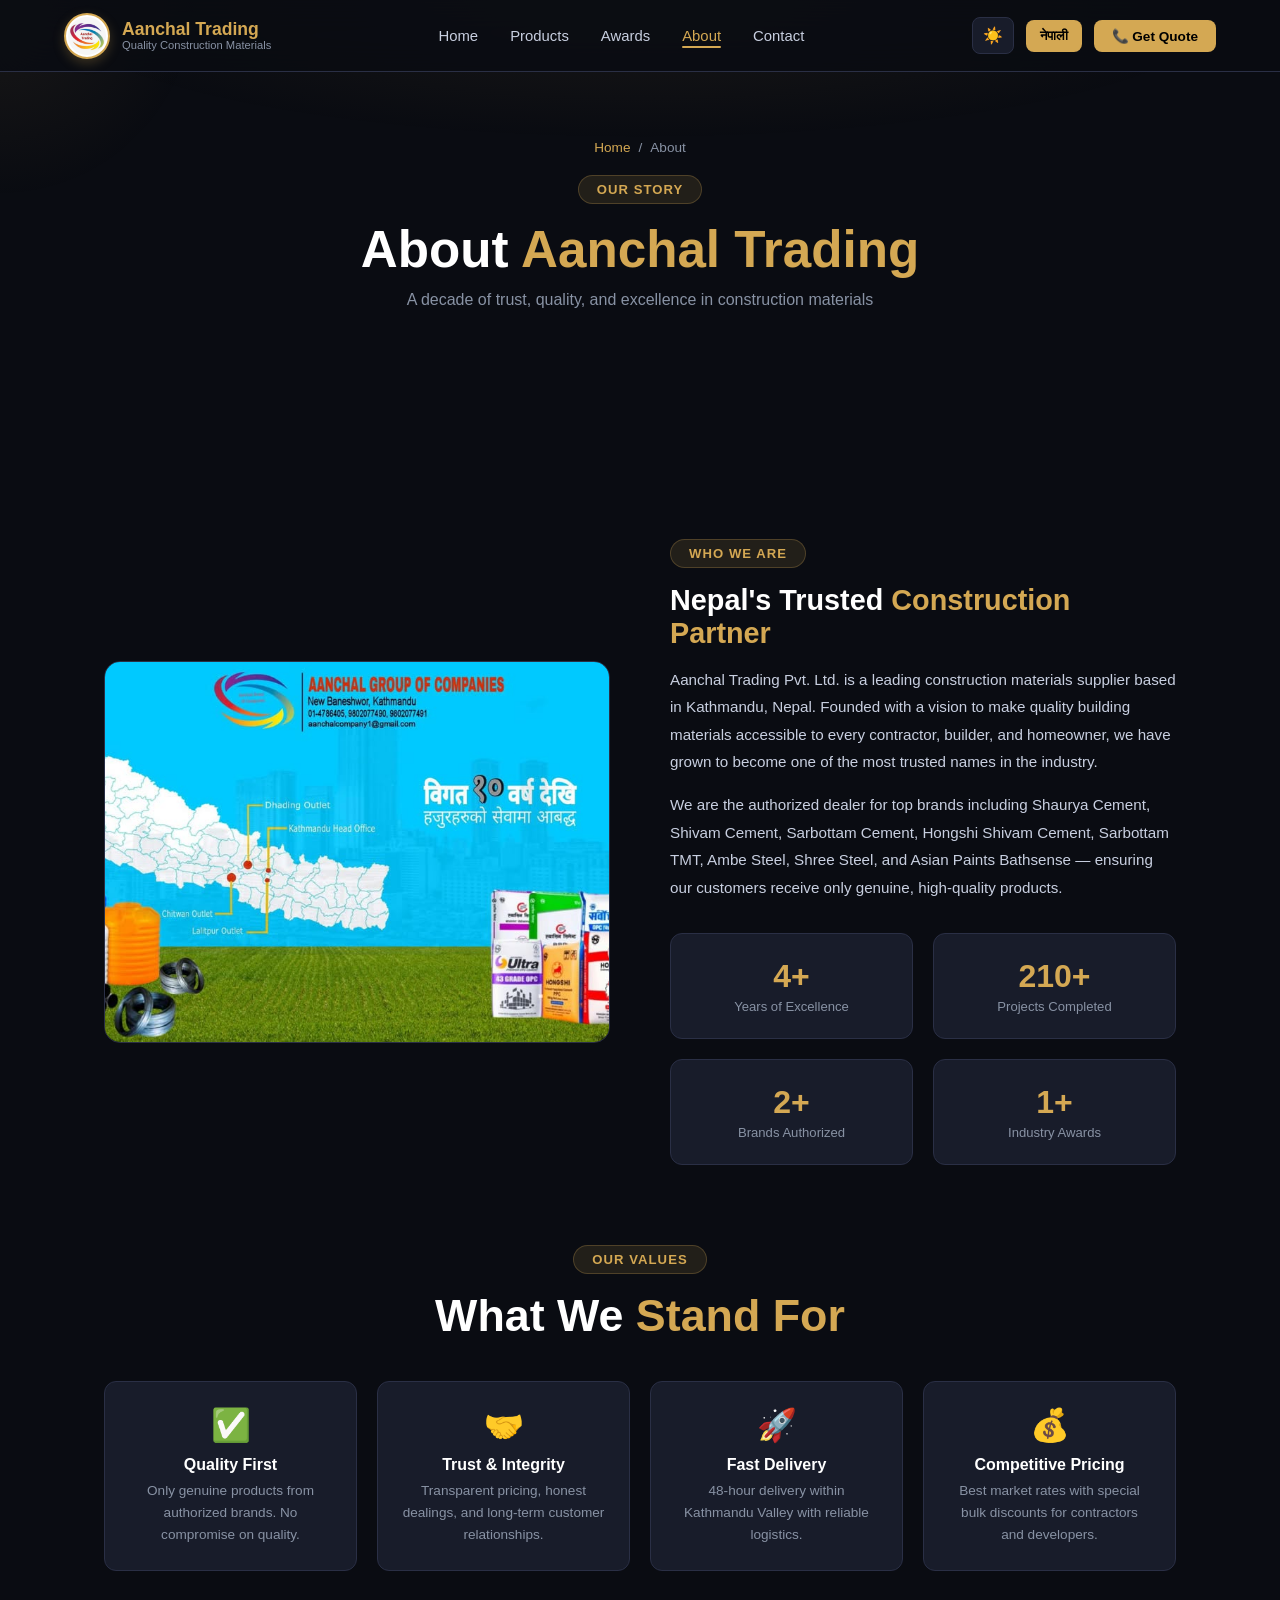
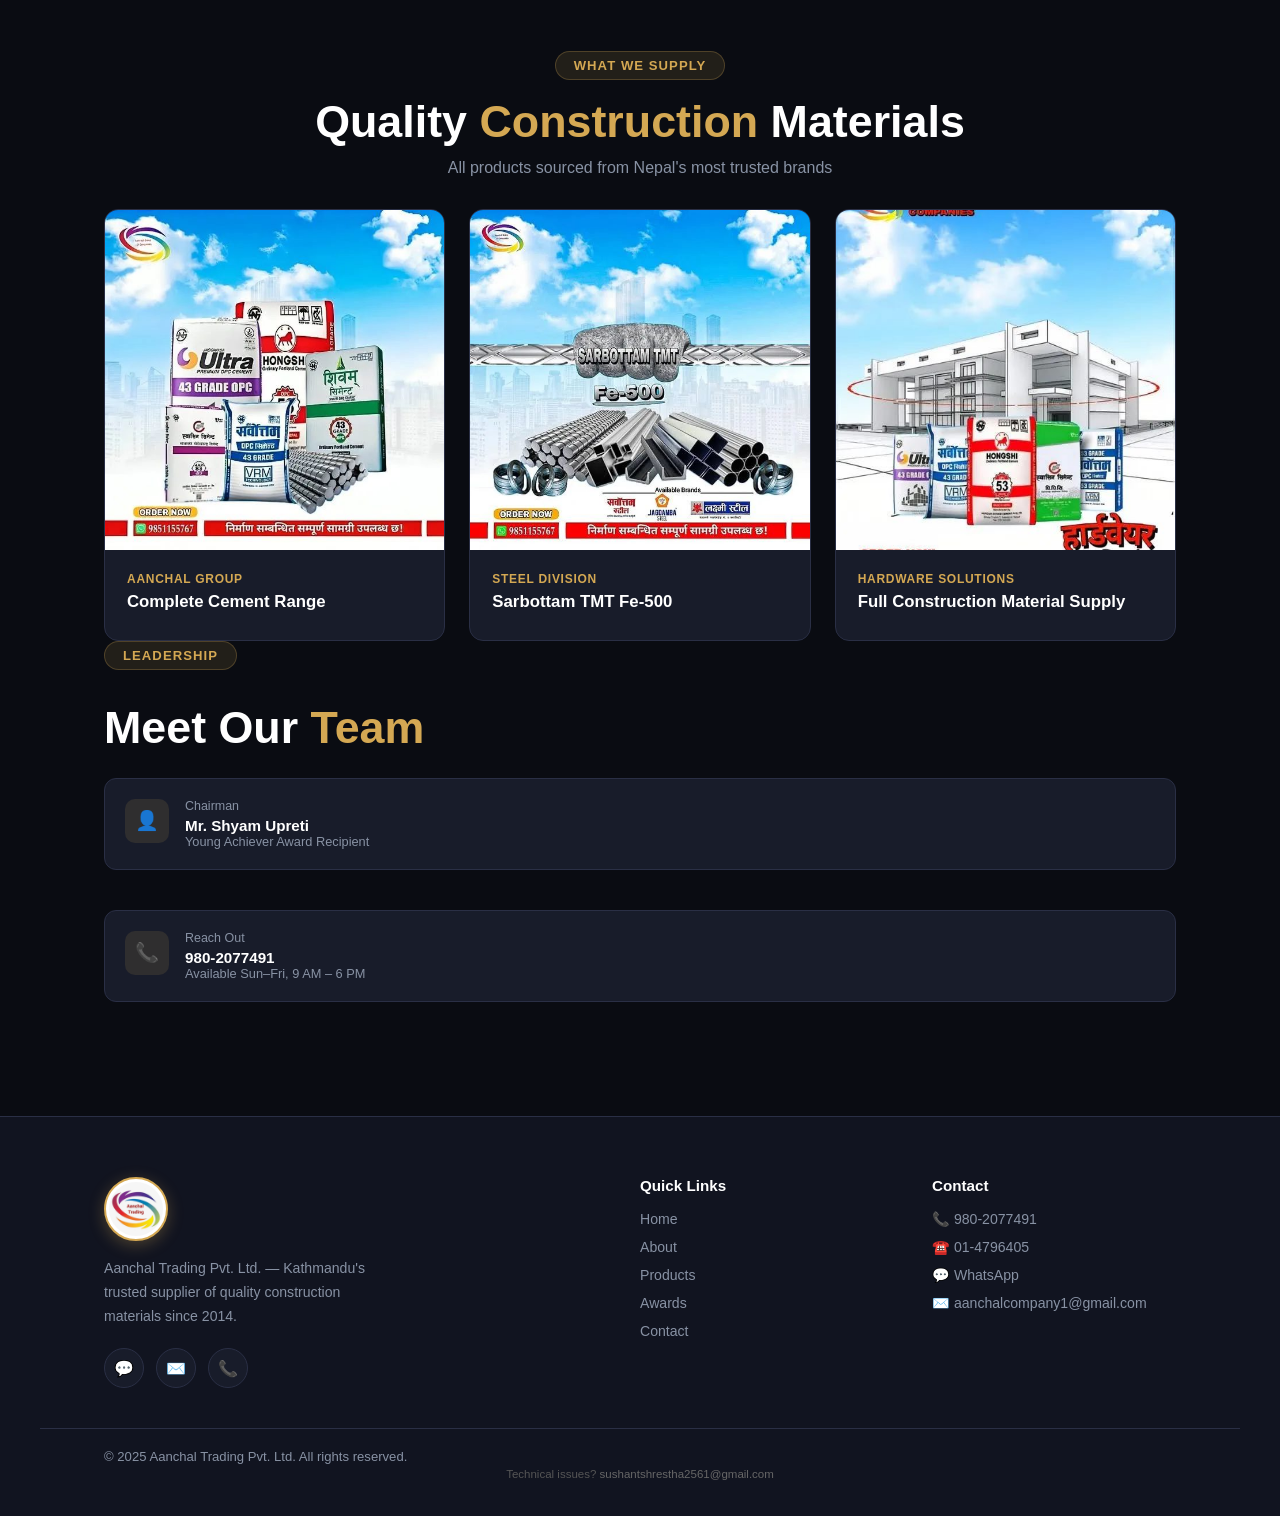
<file: about.html>
<!DOCTYPE html>
<html lang="en">
<head>
<meta charset="UTF-8"/>
<link rel="icon" type="image/x-icon" href="assets/images/favicon.ico"/>
<link rel="icon" type="image/png" sizes="32x32" href="assets/images/favicon.ico"/>
<link rel="apple-touch-icon" href="assets/images/icon-192.png"/>
<link rel="manifest" href="manifest.json"/>
<title>About Aanchal Trading | Construction Materials Dealer Since 2014 — Kathmandu</title>
<meta name="description" content="Aanchal Trading Pvt. Ltd. has been Kathmandu's trusted construction materials supplier since 2014. Authorized dealer for Shaurya, Shivam, Sarbottam, Hongshi and more."/>
<meta name="keywords" content="aanchal trading about, cement dealer since 2014 kathmandu, authorized cement dealer nepal, shyam upreti aanchal trading, construction material company kathmandu, building material supplier nepal, trusted cement dealer nepal, sankhamul hardware kathmandu"/>
<meta name="author" content="Aanchal Trading Pvt. Ltd."/>
<meta name="robots" content="index, follow, max-snippet:-1, max-image-preview:large, max-video-preview:-1"/>
<link rel="canonical" href="https://www.aanchaltrading.com.np/about.html"/>

<!-- Open Graph -->
<meta property="og:type" content="website"/>
<meta property="og:site_name" content="Aanchal Trading"/>
<meta property="og:url" content="https://www.aanchaltrading.com.np/about.html"/>
<meta property="og:title" content="About Aanchal Trading — Nepal's Trusted Construction Partner"/>
<meta property="og:description" content="Family-run business since 2014. Authorized dealer of Nepal's top cement and steel brands. Located at Sankhamul, Kathmandu."/>
<meta property="og:image" content="https://www.aanchaltrading.com.np/assets/images/banner_cement_opt.jpg"/>
<meta property="og:image:width" content="1200"/>
<meta property="og:image:height" content="630"/>
<meta property="og:locale" content="en_NP"/>
<meta property="og:locale:alternate" content="ne_NP"/>

<!-- Twitter Card -->
<meta name="twitter:card" content="summary_large_image"/>
<meta name="twitter:title" content="About Aanchal Trading — Nepal's Trusted Construction Partner"/>
<meta name="twitter:description" content="Family-run business since 2014. Authorized dealer of Nepal's top cement and steel brands. Located at Sankhamul, Kathmandu."/>
<meta name="twitter:image" content="https://www.aanchaltrading.com.np/assets/images/banner_cement_opt.jpg"/>

<!-- Geo -->
<meta name="geo.region" content="NP-BA"/>
<meta name="geo.placename" content="Kathmandu"/>
<meta name="geo.position" content="27.6842;85.3240"/>
<meta name="ICBM" content="27.6842, 85.3240"/>

<!-- JSON-LD Structured Data -->
<script type="application/ld+json">
[
  {
    "@context": "https://schema.org",
    "@type": "AboutPage",
    "url": "https://www.aanchaltrading.com.np/about.html",
    "name": "About Aanchal Trading",
    "description": "Aanchal Trading Pvt. Ltd. — Kathmandu trusted construction materials supplier since 2014.",
    "breadcrumb": {
      "@type": "BreadcrumbList",
      "itemListElement": [
        {
          "@type": "ListItem",
          "position": 1,
          "name": "Home",
          "item": "https://www.aanchaltrading.com.np"
        },
        {
          "@type": "ListItem",
          "position": 2,
          "name": "About",
          "item": "https://www.aanchaltrading.com.np/about.html"
        }
      ]
    }
  },
  {
    "@context": "https://schema.org",
    "@type": "Organization",
    "@id": "https://www.aanchaltrading.com.np/#org",
    "name": "Aanchal Trading Pvt. Ltd.",
    "legalName": "Aanchal Trading Private Limited",
    "foundingDate": "2014",
    "award": [
      "Young Achiever Award",
      "Hongshi Best Dealer Award",
      "Sarbottam Dealer Award",
      "NCMBA Award"
    ],
    "slogan": "Quality Construction Materials Since 2014"
  }
]
</script>
<meta name="referrer" content="strict-origin-when-cross-origin"/>
<meta http-equiv="Content-Security-Policy"
  content="default-src 'self';
           script-src 'self' https://cdnjs.cloudflare.com;
           style-src  'self' 'unsafe-inline' https://fonts.googleapis.com https://cdnjs.cloudflare.com;
           font-src   https://fonts.gstatic.com https://cdnjs.cloudflare.com;
           img-src    'self' data:;
           frame-src  https://maps.google.com https://www.google.com;
           connect-src 'none';
           object-src 'none';
           base-uri 'self';
           form-action 'none'">
<meta name="viewport" content="width=device-width,initial-scale=1"/>

<link rel="preconnect" href="https://fonts.googleapis.com"/>
<link rel="preconnect" href="https://fonts.gstatic.com" crossorigin/>
<link href="https://fonts.googleapis.com/css2?family=Inter:wght@400;500;600;700;800;900&display=swap" rel="stylesheet"/>
<link rel="stylesheet"
  href="https://cdnjs.cloudflare.com/ajax/libs/font-awesome/6.5.0/css/all.min.css"
  integrity="sha512-Avb2QiuDEEvB4bZJYdab/DfTUBaWKIZMVyUMWxGP+SXqHJWnaGFhABRSZFBLb+FWf2BFT8KtjzGKOl09LXQA=="
  crossorigin="anonymous"
  referrerpolicy="no-referrer"/>
<link rel="stylesheet" href="assets/css/style.css?v=20261104"/>
<style>
.value-grid{display:grid;grid-template-columns:repeat(auto-fill,minmax(220px,1fr));gap:20px;margin-top:40px}
.value-card{background:var(--surface);border:1px solid var(--border);border-radius:12px;padding:24px;text-align:center;transition:all .3s}
.value-card:hover{border-color:rgba(212,168,83,.3);transform:translateY(-4px)}
.value-icon{font-size:2rem;margin-bottom:12px}
.value-title{font-weight:700;color:var(--white);margin-bottom:6px}
.value-desc{font-size:.85rem;color:var(--text2);line-height:1.6}
.timeline{position:relative;padding-left:32px;border-left:2px solid var(--border);margin-top:40px;display:flex;flex-direction:column;gap:32px}
.tl-item{position:relative}
.tl-dot{position:absolute;left:-41px;width:18px;height:18px;border-radius:50%;background:var(--gold);border:3px solid var(--bg);top:4px}
.tl-year{font-size:.8rem;color:var(--gold);font-weight:700;margin-bottom:4px}
.tl-title{font-weight:700;color:var(--white);margin-bottom:4px}
.tl-desc{font-size:.88rem;color:var(--text2);line-height:1.6}
.journey-grid{margin-top:80px;display:grid;grid-template-columns:1fr 1fr;gap:60px;align-items:start}
@media(max-width:900px){.journey-grid{grid-template-columns:1fr}}
</style>

<link rel="alternate" hreflang="en" href="https://www.aanchaltrading.com.np/about.html"/>
<link rel="alternate" hreflang="ne" href="https://www.aanchaltrading.com.np/about.html"/>
<link rel="alternate" hreflang="x-default" href="https://www.aanchaltrading.com.np/about.html"/>
<link rel="preload" as="image" href="assets/images/aanchal_logo_new.png"/>
<!-- SEO: Geographic & Language targeting -->
<meta name="geo.region" content="NP-BA"/>
<meta name="geo.placename" content="Kathmandu, Nepal"/>
<meta name="geo.position" content="27.6842;85.3240"/>
<meta name="ICBM" content="27.6842, 85.3240"/>
<meta name="language" content="en-NP"/>
<meta name="coverage" content="Nepal"/>
<meta name="distribution" content="local"/>
<meta name="rating" content="General"/>
<meta name="revisit-after" content="7 days"/>
<!-- SEO: Mobile & PWA -->
<meta name="theme-color" content="#d4a853"/>
<meta name="mobile-web-app-capable" content="yes"/>
<meta name="apple-mobile-web-app-capable" content="yes"/>
<meta name="apple-mobile-web-app-status-bar-style" content="black-translucent"/>
<meta name="apple-mobile-web-app-title" content="Aanchal Trading"/>
<meta name="application-name" content="Aanchal Trading"/>
<meta name="format-detection" content="telephone=no"/>
<!-- SEO: OG extras -->
<meta property="og:locale" content="en_NP"/>
<meta property="og:locale:alternate" content="ne_NP"/>
<meta property="business:contact_data:locality" content="Kathmandu"/>
<meta property="business:contact_data:region" content="Bagmati Province"/>
<meta property="business:contact_data:country_name" content="Nepal"/>
<meta property="business:contact_data:phone_number" content="+977-9802077491"/>
<meta property="business:contact_data:email" content="aanchalcompany1@gmail.com"/>
<meta property="business:contact_data:street_address" content="Sankhamul, Shree Nagar Marg"/>
<!-- SEO: Twitter extras -->
<meta name="twitter:site" content="@aanchaltrading"/>
<meta name="twitter:creator" content="@aanchaltrading"/>
<!-- SEO: Category & classification -->
<meta name="category" content="Construction Materials, Building Supply, Hardware"/>
<meta name="classification" content="Business, Construction, Nepal"/>
<meta name="subject" content="Cement and Steel Construction Materials Supplier Kathmandu Nepal"/>
<!-- SEO: Indexing hints -->
<meta name="googlebot" content="index, follow, max-snippet:-1, max-image-preview:large"/>
<meta name="bingbot" content="index, follow"/>
<!-- SEO: Page speed hints -->
<link rel="dns-prefetch" href="//fonts.googleapis.com"/>
<link rel="dns-prefetch" href="//cdnjs.cloudflare.com"/>
<link rel="dns-prefetch" href="//www.google.com"/>
</head>
<body>
<div class="cursor-glow"></div>
<nav>
  <div class="nav-inner">
    <a href="index.html" class="nav-logo">
      <img src="assets/images/aanchal_logo_new.png" alt="Aanchal Trading Logo"/>
      <div class="nav-logo-text">
        <span class="brand-en" data-en>Aanchal Trading</span>
        <span class="brand-en" data-np>आंचल ट्रेडिङ</span>
        <span class="brand-np" data-en>Quality Construction Materials</span>
        <span class="brand-np" data-np>गुणस्तरीय निर्माण सामग्री</span>
      </div>
    </a>
    <ul class="nav-links">
      <li><a href="index.html"><span data-en>Home</span><span data-np>गृह</span></a></li>
      <li><a href="products.html"><span data-en>Products</span><span data-np>उत्पादनहरू</span></a></li>
      <li><a href="awards.html"><span data-en>Awards</span><span data-np>पुरस्कार</span></a></li>
      <li><a href="about.html" class="active"><span data-en>About</span><span data-np>हाम्रो बारे</span></a></li>
      <li><a href="contact.html"><span data-en>Contact</span><span data-np>सम्पर्क</span></a></li>
    </ul>
    <div class="nav-actions">
      <button class="dark-toggle" id="dark-toggle">☀️</button>
      <button class="lang-toggle" id="lang-toggle">नेपाली</button>
      <a href="contact.html" class="nav-cta magnetic"><span data-en>📞 Get Quote</span><span data-np>📞 भाउ लिनुहोस्</span></a>
    </div>
    <div class="hamburger" id="hamburger"><span></span><span></span><span></span></div>
  </div>
</nav>
<div class="mobile-menu" id="mobile-menu">
  <a href="index.html">🏠 <span data-en>Home</span><span data-np>गृह</span></a>
  <a href="products.html">📦 <span data-en>Products</span><span data-np>उत्पादनहरू</span></a>
  <a href="awards.html">🏆 <span data-en>Awards</span><span data-np>पुरस्कार</span></a>
  <a href="about.html">🏢 <span data-en>About</span><span data-np>हाम्रो बारे</span></a>
  <a href="contact.html">📞 <span data-en>Contact</span><span data-np>सम्पर्क</span></a>
</div>

<div class="page-hero">
  <div class="breadcrumb"><a href="index.html"><span data-en>Home</span><span data-np>गृह</span></a> / <span data-en>About</span><span data-np>हाम्रो बारे</span></div>
  <span class="section-tag"><span data-en>Our Story</span><span data-np>हाम्रो कथा</span></span>
  <h1 class="page-hero-title">
    <span data-en class="block">About <span class="gold">Aanchal Trading</span></span>
    <span data-np class="block"><span class="gold">आंचल ट्रेडिङ</span> बारे</span>
  </h1>
  <p class="page-hero-sub"><span data-en>A decade of trust, quality, and excellence in construction materials</span><span data-np>निर्माण सामग्रीमा एक दशकको विश्वास, गुणस्तर र उत्कृष्टता</span></p>
</div>

<section>
  <div class="section-wrap">

    <div class="about-grid" data-aos="fade-up">
      <div class="about-img">
        <img src="assets/images/map_about.jpg" alt="Aanchal Trading Location Sankhamul Kathmandu Nepal"/>
      </div>
      <div class="about-text">
        <span class="section-tag"><span data-en>Who We Are</span><span data-np>हामी को हौं</span></span>
        <h2><span data-en>Nepal's Trusted <span class="gold">Construction Partner</span></span><span data-np>नेपालको भरपर्दो <span class="gold">निर्माण साझेदार</span></span></h2>
        <p style="margin-top:16px">
          <span data-en>Aanchal Trading Pvt. Ltd. is a leading construction materials supplier based in Kathmandu, Nepal. Founded with a vision to make quality building materials accessible to every contractor, builder, and homeowner, we have grown to become one of the most trusted names in the industry.</span>
          <span data-np>आंचल ट्रेडिङ प्रा.लि. काठमाडौं, नेपालमा स्थित एक अग्रणी निर्माण सामग्री आपूर्तिकर्ता हो। प्रत्येक ठेकेदार, निर्माणकर्ता र घरमालिकलाई गुणस्तरीय निर्माण सामग्री उपलब्ध गराउने दृष्टिकोणसहित स्थापित, हामी उद्योगमा सबैभन्दा भरपर्दो नाममध्ये एक बनिसकेका छौं।</span>
        </p>
        <p>
          <span data-en>We are the authorized dealer for top brands including Shaurya Cement, Shivam Cement, Sarbottam Cement, Hongshi Shivam Cement, Sarbottam TMT, Ambe Steel, Shree Steel, and Asian Paints Bathsense — ensuring our customers receive only genuine, high-quality products.</span>
          <span data-np>हामी शौर्य सिमेन्ट, शिवम सिमेन्ट, सर्वोत्तम सिमेन्ट, होङशी सिभ्याम सिमेन्ट, सर्वोत्तम टीएमटी, अम्बे स्टिल, श्री स्टिल र एसियन पेन्ट्स बाथसेन्स लगायतका शीर्ष ब्राण्डहरूका अधिकृत डिलर हौं — जसले हाम्रा ग्राहकहरूले वास्तविक, उच्च गुणस्तरीय उत्पादन मात्र प्राप्त गर्ने सुनिश्चित गर्छ।</span>
        </p>
        <div class="about-stats">
          <div class="ab-stat" data-aos="zoom-in">
            <div class="ab-stat-num" data-target="10" data-suffix="+">10+</div>
            <div class="ab-stat-label"><span data-en>Years of Excellence</span><span data-np>वर्षको उत्कृष्टता</span></div>
          </div>
          <div class="ab-stat" data-aos="zoom-in" data-aos-delay="100">
            <div class="ab-stat-num" data-target="500" data-suffix="+">500+</div>
            <div class="ab-stat-label"><span data-en>Projects Completed</span><span data-np>पूर्ण परियोजनाहरू</span></div>
          </div>
          <div class="ab-stat" data-aos="zoom-in" data-aos-delay="200">
            <div class="ab-stat-num">6+</div>
            <div class="ab-stat-label"><span data-en>Brands Authorized</span><span data-np>अधिकृत ब्राण्डहरू</span></div>
          </div>
          <div class="ab-stat" data-aos="zoom-in" data-aos-delay="300">
            <div class="ab-stat-num">4+</div>
            <div class="ab-stat-label"><span data-en>Industry Awards</span><span data-np>उद्योग पुरस्कारहरू</span></div>
          </div>
        </div>
      </div>
    </div>

    <!-- Values -->
    <div style="margin-top:80px;text-align:center" data-aos="fade-up">
      <span class="section-tag"><span data-en>Our Values</span><span data-np>हाम्रा मूल्यहरू</span></span>
      <h2 class="section-title">
        <span data-en class="block">What We <span class="gold">Stand For</span></span>
        <span data-np class="block">हामी के <span class="gold">विश्वास गर्छौं</span></span>
      </h2>
    </div>
    <div class="value-grid">
      <div class="value-card" data-aos="fade-up" data-aos-delay="0">
        <div class="value-icon">✅</div>
        <div class="value-title"><span data-en>Quality First</span><span data-np>गुणस्तर पहिले</span></div>
        <div class="value-desc"><span data-en>Only genuine products from authorized brands. No compromise on quality.</span><span data-np>अधिकृत ब्राण्डहरूबाट मात्र वास्तविक उत्पादनहरू। गुणस्तरमा कुनै सम्झौता छैन।</span></div>
      </div>
      <div class="value-card" data-aos="fade-up" data-aos-delay="80">
        <div class="value-icon">🤝</div>
        <div class="value-title"><span data-en>Trust & Integrity</span><span data-np>विश्वास र इमानदारी</span></div>
        <div class="value-desc"><span data-en>Transparent pricing, honest dealings, and long-term customer relationships.</span><span data-np>पारदर्शी मूल्य, इमानदार व्यवहार र दीर्घकालीन ग्राहक सम्बन्ध।</span></div>
      </div>
      <div class="value-card" data-aos="fade-up" data-aos-delay="160">
        <div class="value-icon">🚀</div>
        <div class="value-title"><span data-en>Fast Delivery</span><span data-np>छिटो डेलिभरी</span></div>
        <div class="value-desc"><span data-en>48-hour delivery within Kathmandu Valley with reliable logistics.</span><span data-np>भरपर्दो लजिस्टिकसहित काठमाडौं उपत्यकाभित्र ४८ घण्टामा डेलिभरी।</span></div>
      </div>
      <div class="value-card" data-aos="fade-up" data-aos-delay="240">
        <div class="value-icon">💰</div>
        <div class="value-title"><span data-en>Competitive Pricing</span><span data-np>प्रतिस्पर्धी मूल्य</span></div>
        <div class="value-desc"><span data-en>Best market rates with special bulk discounts for contractors and developers.</span><span data-np>ठेकेदार र विकासकर्ताका लागि विशेष थोक छुट सहित उत्तम बजार दर।</span></div>
      </div>
    </div>

    <!-- Quality Construction Materials Showcase -->
    <div style="margin-top:80px;text-align:center" data-aos="fade-up">
      <span class="section-tag"><span data-en>What We Supply</span><span data-np>हामी के आपूर्ति गर्छौं</span></span>
      <h2 class="section-title">
        <span data-en class="block">Quality <span class="gold">Construction</span> Materials</span>
        <span data-np class="block">गुणस्तरीय <span class="gold">निर्माण</span> सामग्री</span>
      </h2>
      <p class="section-sub mt-8"><span data-en>All products sourced from Nepal's most trusted brands</span><span data-np>नेपालका सबैभन्दा भरपर्दो ब्राण्डहरूबाट आपूर्ति</span></p>
    </div>
    <div style="display:grid;grid-template-columns:repeat(auto-fit,minmax(280px,1fr));gap:24px;margin-top:32px">
      <div class="award-card" data-aos="zoom-in" data-aos-delay="0">
        <div class="award-img" style="height:340px;background:#fff"><img src="assets/images/banner_cement_opt.jpg" alt="PPC OPC Cement Range Kathmandu Nepal"/></div>
        <div class="award-info">
          <div class="award-org"><span data-en>AANCHAL GROUP</span><span data-np>आंचल समूह</span></div>
          <div class="award-title"><span data-en>Complete Cement Range</span><span data-np>पूर्ण सिमेन्ट दायरा</span></div>
        </div>
      </div>
      <div class="award-card" data-aos="zoom-in" data-aos-delay="100">
        <div class="award-img" style="height:340px;background:#fff"><img src="assets/images/banner_tmt_opt.jpg" alt="Sarbottam TMT Fe-500 Steel Bar Nepal"/></div>
        <div class="award-info">
          <div class="award-org"><span data-en>STEEL DIVISION</span><span data-np>स्टील विभाग</span></div>
          <div class="award-title">Sarbottam TMT Fe-500</div>
        </div>
      </div>
      <div class="award-card" data-aos="zoom-in" data-aos-delay="200">
        <div class="award-img" style="height:340px;background:#fff"><img src="assets/images/banner_storefront_opt.jpg" alt="Aanchal Trading Hardware Store Sankhamul Kathmandu"/></div>
        <div class="award-info">
          <div class="award-org"><span data-en>HARDWARE SOLUTIONS</span><span data-np>हार्डवेयर समाधान</span></div>
          <div class="award-title"><span data-en>Full Construction Material Supply</span><span data-np>सम्पूर्ण निर्माण सामग्री आपूर्ति</span></div>
        </div>
      </div>
    </div>

    <!-- Leadership -->
    <div data-aos="fade-up">
      <div>
        <span class="section-tag"><span data-en>Leadership</span><span data-np>नेतृत्व</span></span>
        <h2 class="section-title mt-16">
          <span data-en class="block">Meet Our <span class="gold">Team</span></span>
          <span data-np class="block">हाम्रो <span class="gold">टिम</span></span>
        </h2>
        <div style="display:flex;flex-direction:column;gap:16px;margin-top:24px">
          <div class="contact-item">
            <div class="c-icon">👤</div>
            <div>
              <div class="c-label"><span data-en>Chairman</span><span data-np>अध्यक्ष</span></div>
              <div class="c-value">Mr. Shyam Upreti <span data-np>(श्री श्याम उप्रेती)</span></div>
              <div style="font-size:.8rem;color:var(--text2)"><span data-en>Young Achiever Award Recipient</span><span data-np>युवा उपलब्धकर्ता पुरस्कार प्राप्तकर्ता</span></div>
            </div>
          </div>
          <div class="contact-item">
            <div class="c-icon">📞</div>
            <div>
              <div class="c-label"><span data-en>Reach Out</span><span data-np>सम्पर्क गर्नुहोस्</span></div>
              <div class="c-value"><a href="tel:+9779802077491" style="color:inherit">980-2077491</a></div>
              <div style="font-size:.8rem;color:var(--text2)"><span data-en>Available Sun–Fri, 9 AM – 6 PM</span><span data-np>आइत–शुक्र, बिहान ९ – साँझ ६ बजेसम्म</span></div>
            </div>
          </div>
        </div>
      </div>
    </div>
  </div>
</section>

<footer>
  <div class="footer-inner">
    <div class="footer-brand">
      <img src="assets/images/aanchal_logo_new.png" alt="Aanchal Trading"/>
      <p><span data-en>Aanchal Trading Pvt. Ltd. — Kathmandu's trusted supplier of quality construction materials since 2014.</span><span data-np>आंचल ट्रेडिङ प्रा.लि. — २०१४ देखि काठमाडौंको भरपर्दो निर्माण सामग्री आपूर्तिकर्ता।</span></p>
      <div class="footer-social">
        <a href="https://wa.me/9779802077491" target="_blank" rel="noopener noreferrer">💬</a>
        <a href="https://mail.google.com/mail/?view=cm&fs=1&to=aanchalcompany1@gmail.com" target="_blank" rel="noopener noreferrer">✉️</a>
        <a href="tel:+9779802077491">📞</a>
      </div>
    </div>
    <div class="footer-col">
      <h4><span data-en>Quick Links</span><span data-np>द्रुत लिंकहरू</span></h4>
      <ul>
        <li><a href="index.html"><span data-en>Home</span><span data-np>गृहपृष्ठ</span></a></li>
        <li><a href="about.html"><span data-en>About</span><span data-np>हाम्रो बारे</span></a></li>
        <li><a href="products.html"><span data-en>Products</span><span data-np>उत्पादनहरू</span></a></li>
        <li><a href="awards.html"><span data-en>Awards</span><span data-np>पुरस्कारहरू</span></a></li>
        <li><a href="contact.html"><span data-en>Contact</span><span data-np>सम्पर्क</span></a></li>
      </ul>
    </div>
    <div class="footer-col">
      <h4><span data-en>Contact</span><span data-np>सम्पर्क</span></h4>
      <ul>
        <li><a href="tel:+9779802077491">📞 980-2077491</a></li>
        <li><a href="tel:+97714796405">☎️ 01-4796405</a></li>
        <li><a href="https://wa.me/9779802077491" target="_blank" rel="noopener noreferrer">💬 WhatsApp</a></li>
        <li><a href="https://mail.google.com/mail/?view=cm&fs=1&to=aanchalcompany1@gmail.com" target="_blank" rel="noopener noreferrer">✉️ &#97;&#97;&#110;&#99;&#104;&#97;&#108;&#99;&#111;&#109;&#112;&#97;&#110;&#121;&#49;&#64;&#103;&#109;&#97;&#105;&#108;&#46;&#99;&#111;&#109;</a></li>
      </ul>
    </div>
  </div>
  <div class="footer-bottom"><p>© 2025 Aanchal Trading Pvt. Ltd. <span data-en>All rights reserved.</span><span data-np>सर्वाधिकार सुरक्षित।</span></p></div>
  <div style="text-align:center;padding-bottom:12px;"><p style="font-size:0.72rem;color:#555;margin-top:4px;">Technical issues? <a href="mailto:sushantshrestha2561@gmail.com" style="color:#666;text-decoration:none;">sushantshrestha2561@gmail.com</a></p></div>
</footer>

<script src="assets/js/main.min.js?v=20261104"></script>
</body>
</html>
</file>
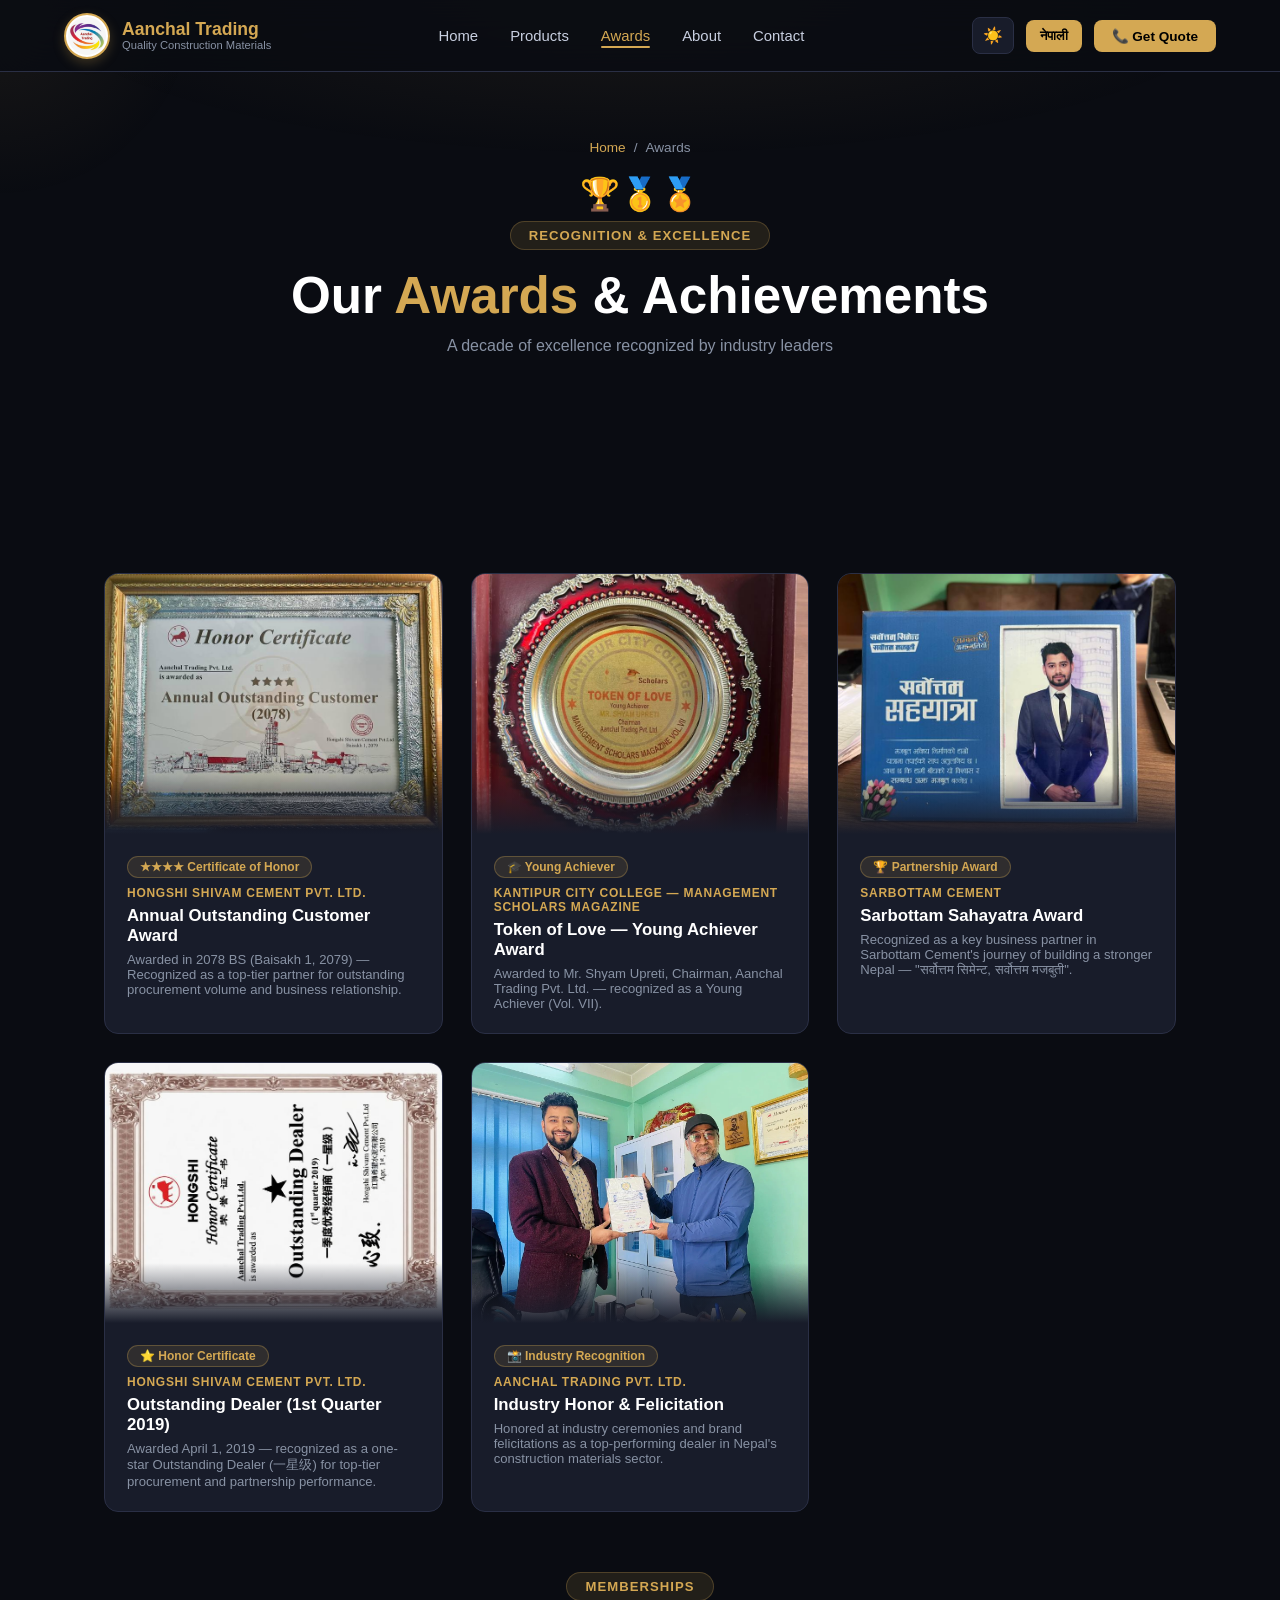
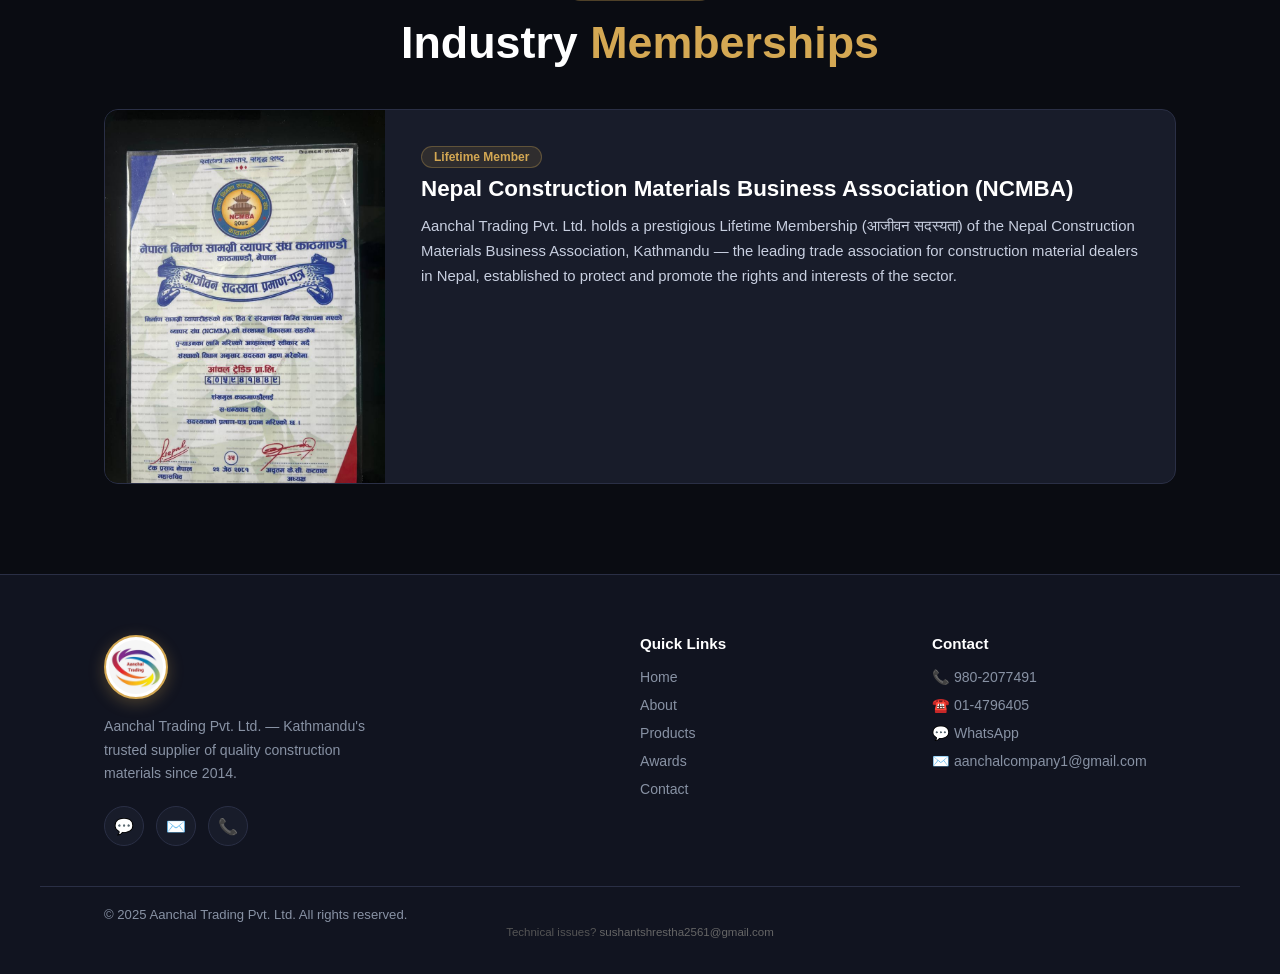
<file: awards.html>
<!DOCTYPE html>
<html lang="en">
<head>
<meta charset="UTF-8"/>
<link rel="icon" type="image/x-icon" href="assets/images/favicon.ico"/>
<link rel="icon" type="image/png" sizes="32x32" href="assets/images/favicon.ico"/>
<link rel="apple-touch-icon" href="assets/images/icon-192.png"/>
<link rel="manifest" href="manifest.json"/>
<title>Awards & Recognitions | Aanchal Trading — Authorized Dealer Nepal</title>
<meta name="description" content="Aanchal Trading has received multiple dealer awards from Hongshi, Sarbottam and NCMBA. Proof of quality service since 2014 in Kathmandu."/>
<meta name="keywords" content="aanchal trading awards, best cement dealer nepal, hongshi award nepal, sarbottam dealer award, ncmba award nepal, young achiever award nepal, construction material award kathmandu"/>
<meta name="author" content="Aanchal Trading Pvt. Ltd."/>
<meta name="robots" content="index, follow, max-snippet:-1, max-image-preview:large, max-video-preview:-1"/>
<link rel="canonical" href="https://www.aanchaltrading.com.np/awards.html"/>

<!-- Open Graph -->
<meta property="og:type" content="website"/>
<meta property="og:site_name" content="Aanchal Trading"/>
<meta property="og:url" content="https://www.aanchaltrading.com.np/awards.html"/>
<meta property="og:title" content="Award-Winning Construction Materials Dealer | Aanchal Trading"/>
<meta property="og:description" content="Recognized by Hongshi, Sarbottam and NCMBA. Aanchal Trading — Kathmandu's trusted authorized dealer since 2014."/>
<meta property="og:image" content="https://www.aanchaltrading.com.np/assets/images/banner_cement_opt.jpg"/>
<meta property="og:image:width" content="1200"/>
<meta property="og:image:height" content="630"/>
<meta property="og:locale" content="en_NP"/>
<meta property="og:locale:alternate" content="ne_NP"/>

<!-- Twitter Card -->
<meta name="twitter:card" content="summary_large_image"/>
<meta name="twitter:title" content="Award-Winning Construction Materials Dealer | Aanchal Trading"/>
<meta name="twitter:description" content="Recognized by Hongshi, Sarbottam and NCMBA. Aanchal Trading — Kathmandu's trusted authorized dealer since 2014."/>
<meta name="twitter:image" content="https://www.aanchaltrading.com.np/assets/images/banner_cement_opt.jpg"/>

<!-- Geo -->
<meta name="geo.region" content="NP-BA"/>
<meta name="geo.placename" content="Kathmandu"/>
<meta name="geo.position" content="27.6842;85.3240"/>
<meta name="ICBM" content="27.6842, 85.3240"/>

<!-- JSON-LD Structured Data -->
<script type="application/ld+json">
[
  {
    "@context": "https://schema.org",
    "@type": "BreadcrumbList",
    "itemListElement": [
      {
        "@type": "ListItem",
        "position": 1,
        "name": "Home",
        "item": "https://www.aanchaltrading.com.np"
      },
      {
        "@type": "ListItem",
        "position": 2,
        "name": "Awards",
        "item": "https://www.aanchaltrading.com.np/awards.html"
      }
    ]
  }
]
</script>
<meta name="referrer" content="strict-origin-when-cross-origin"/>
<meta http-equiv="Content-Security-Policy"
  content="default-src 'self';
           script-src 'self' https://cdnjs.cloudflare.com;
           style-src  'self' 'unsafe-inline' https://fonts.googleapis.com https://cdnjs.cloudflare.com;
           font-src   https://fonts.gstatic.com https://cdnjs.cloudflare.com;
           img-src    'self' data:;
           frame-src  https://maps.google.com https://www.google.com;
           connect-src 'none';
           object-src 'none';
           base-uri 'self';
           form-action 'none'">
<meta name="viewport" content="width=device-width,initial-scale=1"/>

<link rel="preconnect" href="https://fonts.googleapis.com"/>
<link rel="preconnect" href="https://fonts.gstatic.com" crossorigin/>
<link href="https://fonts.googleapis.com/css2?family=Inter:wght@400;500;600;700;800;900&display=swap" rel="stylesheet"/>
<link rel="stylesheet"
  href="https://cdnjs.cloudflare.com/ajax/libs/font-awesome/6.5.0/css/all.min.css"
  integrity="sha512-Avb2QiuDEEvB4bZJYdab/DfTUBaWKIZMVyUMWxGP+SXqHJWnaGFhABRSZFBLb+FWf2BFT8KtjzGKOl09LXQA=="
  crossorigin="anonymous"
  referrerpolicy="no-referrer"/>
<link rel="stylesheet" href="assets/css/style.css?v=20261104"/>
<style>
.trophy-row{display:flex;align-items:center;justify-content:center;gap:12px;margin-bottom:8px;font-size:2rem}
.award-tag{background:rgba(212,168,83,.12);border:1px solid rgba(212,168,83,.3);color:var(--gold);font-size:.75rem;padding:3px 12px;border-radius:20px;font-weight:600;display:inline-block;margin-bottom:8px}
.membership-card{background:var(--surface);border:1px solid var(--border);border-radius:var(--radius);display:grid;grid-template-columns:280px 1fr;overflow:hidden;transition:all .3s}
.membership-card:hover{border-color:rgba(212,168,83,.4);box-shadow:0 16px 48px rgba(212,168,83,.08);transform:translateY(-4px)}
.membership-card img{width:100%;height:100%;object-fit:cover;min-height:260px}
.membership-info{padding:36px}
.membership-info h3{font-size:1.4rem;font-weight:800;color:var(--white);margin-bottom:8px}
.membership-info p{color:var(--text);line-height:1.7;font-size:.93rem}
@media(max-width:700px){.membership-card{grid-template-columns:1fr}.membership-card img{min-height:200px}}
</style>

<link rel="alternate" hreflang="en" href="https://www.aanchaltrading.com.np/awards.html"/>
<link rel="alternate" hreflang="ne" href="https://www.aanchaltrading.com.np/awards.html"/>
<link rel="alternate" hreflang="x-default" href="https://www.aanchaltrading.com.np/awards.html"/>
<link rel="preload" as="image" href="assets/images/aanchal_logo_new.png"/>
<!-- SEO: Geographic & Language targeting -->
<meta name="geo.region" content="NP-BA"/>
<meta name="geo.placename" content="Kathmandu, Nepal"/>
<meta name="geo.position" content="27.6842;85.3240"/>
<meta name="ICBM" content="27.6842, 85.3240"/>
<meta name="language" content="en-NP"/>
<meta name="coverage" content="Nepal"/>
<meta name="distribution" content="local"/>
<meta name="rating" content="General"/>
<meta name="revisit-after" content="7 days"/>
<!-- SEO: Mobile & PWA -->
<meta name="theme-color" content="#d4a853"/>
<meta name="mobile-web-app-capable" content="yes"/>
<meta name="apple-mobile-web-app-capable" content="yes"/>
<meta name="apple-mobile-web-app-status-bar-style" content="black-translucent"/>
<meta name="apple-mobile-web-app-title" content="Aanchal Trading"/>
<meta name="application-name" content="Aanchal Trading"/>
<meta name="format-detection" content="telephone=no"/>
<!-- SEO: OG extras -->
<meta property="og:locale" content="en_NP"/>
<meta property="og:locale:alternate" content="ne_NP"/>
<meta property="business:contact_data:locality" content="Kathmandu"/>
<meta property="business:contact_data:region" content="Bagmati Province"/>
<meta property="business:contact_data:country_name" content="Nepal"/>
<meta property="business:contact_data:phone_number" content="+977-9802077491"/>
<meta property="business:contact_data:email" content="aanchalcompany1@gmail.com"/>
<meta property="business:contact_data:street_address" content="Sankhamul, Shree Nagar Marg"/>
<!-- SEO: Twitter extras -->
<meta name="twitter:site" content="@aanchaltrading"/>
<meta name="twitter:creator" content="@aanchaltrading"/>
<!-- SEO: Category & classification -->
<meta name="category" content="Construction Materials, Building Supply, Hardware"/>
<meta name="classification" content="Business, Construction, Nepal"/>
<meta name="subject" content="Cement and Steel Construction Materials Supplier Kathmandu Nepal"/>
<!-- SEO: Indexing hints -->
<meta name="googlebot" content="index, follow, max-snippet:-1, max-image-preview:large"/>
<meta name="bingbot" content="index, follow"/>
<!-- SEO: Page speed hints -->
<link rel="dns-prefetch" href="//fonts.googleapis.com"/>
<link rel="dns-prefetch" href="//cdnjs.cloudflare.com"/>
<link rel="dns-prefetch" href="//www.google.com"/>
</head>
<body>
<div class="cursor-glow"></div>
<nav>
  <div class="nav-inner">
    <a href="index.html" class="nav-logo">
      <img src="assets/images/aanchal_logo_new.png" alt="Aanchal Trading Logo"/>
      <div class="nav-logo-text">
        <span class="brand-en" data-en>Aanchal Trading</span>
        <span class="brand-en" data-np>आंचल ट्रेडिङ</span>
        <span class="brand-np" data-en>Quality Construction Materials</span>
        <span class="brand-np" data-np>गुणस्तरीय निर्माण सामग्री</span>
      </div>
    </a>
    <ul class="nav-links">
      <li><a href="index.html"><span data-en>Home</span><span data-np>गृह</span></a></li>
      <li><a href="products.html"><span data-en>Products</span><span data-np>उत्पादनहरू</span></a></li>
      <li><a href="awards.html" class="active"><span data-en>Awards</span><span data-np>पुरस्कार</span></a></li>
      <li><a href="about.html"><span data-en>About</span><span data-np>हाम्रो बारे</span></a></li>
      <li><a href="contact.html"><span data-en>Contact</span><span data-np>सम्पर्क</span></a></li>
    </ul>
    <div class="nav-actions">
      <button class="dark-toggle" id="dark-toggle">☀️</button>
      <button class="lang-toggle" id="lang-toggle">नेपाली</button>
      <a href="contact.html" class="nav-cta magnetic"><span data-en>📞 Get Quote</span><span data-np>📞 भाउ लिनुहोस्</span></a>
    </div>
    <div class="hamburger" id="hamburger"><span></span><span></span><span></span></div>
  </div>
</nav>
<div class="mobile-menu" id="mobile-menu">
  <a href="index.html">🏠 <span data-en>Home</span><span data-np>गृह</span></a>
  <a href="products.html">📦 <span data-en>Products</span><span data-np>उत्पादनहरू</span></a>
  <a href="awards.html">🏆 <span data-en>Awards</span><span data-np>पुरस्कार</span></a>
  <a href="about.html">🏢 <span data-en>About</span><span data-np>हाम्रो बारे</span></a>
  <a href="contact.html">📞 <span data-en>Contact</span><span data-np>सम्पर्क</span></a>
</div>

<div class="page-hero">
  <div class="breadcrumb"><a href="index.html"><span data-en>Home</span><span data-np>गृह</span></a> / <span data-en>Awards</span><span data-np>पुरस्कारहरू</span></div>
  <div class="trophy-row">🏆🥇🏅</div>
  <span class="section-tag"><span data-en>Recognition & Excellence</span><span data-np>मान्यता र उत्कृष्टता</span></span>
  <h1 class="page-hero-title">
    <span data-en class="block">Our <span class="gold">Awards</span> & Achievements</span>
    <span data-np class="block">हाम्रा <span class="gold">पुरस्कार</span> र उपलब्धिहरू</span>
  </h1>
  <p class="page-hero-sub"><span data-en>A decade of excellence recognized by industry leaders</span><span data-np>उद्योग अग्रणीहरूद्वारा मान्यता प्राप्त एक दशकको उत्कृष्टता</span></p>
</div>

<section>
  <div class="section-wrap">
    <div class="awards-grid">

      <!-- Award 1: Hongshi Outstanding Customer -->
      <div class="award-card" data-aos="fade-up" data-aos-delay="0">
        <div class="award-img">
          <img src="assets/images/award_hongshi.jpeg" alt="Hongshi Shivam Honor Certificate"/>
          <div class="award-glow"></div>
        </div>
        <div class="award-info">
          <span class="award-tag">★★★★ <span data-en>Certificate of Honor</span><span data-np>सम्मान प्रमाणपत्र</span></span>
          <div class="award-org">Hongshi Shivam Cement Pvt. Ltd.</div>
          <div class="award-title"><span data-en>Annual Outstanding Customer Award</span><span data-np>वार्षिक उत्कृष्ट ग्राहक पुरस्कार</span></div>
          <div class="award-year"><span data-en>Awarded in 2078 BS (Baisakh 1, 2079) — Recognized as a top-tier partner for outstanding procurement volume and business relationship.</span><span data-np>२०७८ मा पुरस्कृत — उत्कृष्ट खरिद मात्रा र व्यावसायिक सम्बन्धका लागि मान्यता।</span></div>
        </div>
      </div>

      <!-- Award 2: Token of Love -->
      <div class="award-card" data-aos="fade-up" data-aos-delay="100">
        <div class="award-img">
          <img src="assets/images/award_token.jpeg" alt="Token of Love Award"/>
          <div class="award-glow"></div>
        </div>
        <div class="award-info">
          <span class="award-tag">🎓 <span data-en>Young Achiever</span><span data-np>युवा उपलब्धकर्ता</span></span>
          <div class="award-org">Kantipur City College — Management Scholars Magazine</div>
          <div class="award-title"><span data-en>Token of Love — Young Achiever Award</span><span data-np>टोकन अफ लभ — युवा उपलब्धकर्ता पुरस्कार</span></div>
          <div class="award-year"><span data-en>Awarded to Mr. Shyam Upreti, Chairman, Aanchal Trading Pvt. Ltd. — recognized as a Young Achiever (Vol. VII).</span><span data-np>आंचल ट्रेडिङ प्रा.लिका अध्यक्ष श्री श्याम उप्रेतीलाई युवा उपलब्धकर्ता (खण्ड VII) को रूपमा पुरस्कृत।</span></div>
        </div>
      </div>

      <!-- Award 3: Sarbottam Sahayatra -->
      <div class="award-card" data-aos="fade-up" data-aos-delay="200">
        <div class="award-img">
          <img src="assets/images/award_sarbottam.jpeg" alt="Sarbottam Sahayatra"/>
          <div class="award-glow"></div>
        </div>
        <div class="award-info">
          <span class="award-tag">🏆 <span data-en>Partnership Award</span><span data-np>साझेदारी पुरस्कार</span></span>
          <div class="award-org">Sarbottam Cement</div>
          <div class="award-title"><span data-en>Sarbottam Sahayatra Award</span><span data-np>सर्वोत्तम सहयात्रा पुरस्कार</span></div>
          <div class="award-year"><span data-en>Recognized as a key business partner in Sarbottam Cement's journey of building a stronger Nepal — "सर्वोत्तम सिमेन्ट, सर्वोत्तम मजबुती".</span><span data-np>सर्वोत्तम सिमेन्टको नेपाल बलियो बनाउने यात्रामा प्रमुख व्यापारिक साझेदारको रूपमा मान्यता।</span></div>
        </div>
      </div>

      <!-- Award: Hongshi Outstanding Dealer 2019 -->
      <div class="award-card" data-aos="fade-up" data-aos-delay="250">
        <div class="award-img">
          <img src="assets/images/award_hongshi_2019_opt.jpg" alt="Hongshi Outstanding Dealer 2019"/>
          <div class="award-glow"></div>
        </div>
        <div class="award-info">
          <span class="award-tag">⭐ <span data-en>Honor Certificate</span><span data-np>सम्मान प्रमाणपत्र</span></span>
          <div class="award-org">Hongshi Shivam Cement Pvt. Ltd.</div>
          <div class="award-title"><span data-en>Outstanding Dealer (1st Quarter 2019)</span><span data-np>उत्कृष्ट डिलर (पहिलो त्रैमासिक २०१९)</span></div>
          <div class="award-year"><span data-en>Awarded April 1, 2019 — recognized as a one-star Outstanding Dealer (一星级) for top-tier procurement and partnership performance.</span><span data-np>१ अप्रिल २०१९ मा पुरस्कृत — उत्कृष्ट खरिद र साझेदारीका लागि एक-तारा उत्कृष्ट डिलरको रूपमा मान्यता।</span></div>
        </div>
      </div>

      <!-- Award: Recognition Photo -->
      <div class="award-card" data-aos="fade-up" data-aos-delay="300">
        <div class="award-img">
          <img src="assets/images/award_photo.png" alt="Recognition Ceremony"/>
          <div class="award-glow"></div>
        </div>
        <div class="award-info">
          <span class="award-tag">📸 <span data-en>Industry Recognition</span><span data-np>उद्योग मान्यता</span></span>
          <div class="award-org">Aanchal Trading Pvt. Ltd.</div>
          <div class="award-title"><span data-en>Industry Honor & Felicitation</span><span data-np>उद्योग सम्मान र अभिनन्दन</span></div>
          <div class="award-year"><span data-en>Honored at industry ceremonies and brand felicitations as a top-performing dealer in Nepal's construction materials sector.</span><span data-np>नेपालको निर्माण सामग्री क्षेत्रमा शीर्ष प्रदर्शन गर्ने डिलरको रूपमा उद्योग समारोहमा सम्मानित।</span></div>
        </div>
      </div>

    </div>

    <!-- Membership Section -->
    <div class="memberships" data-aos="fade-up">
      <div style="text-align:center;margin-bottom:40px">
        <span class="section-tag"><span data-en>Memberships</span><span data-np>सदस्यता</span></span>
        <h2 class="section-title">
          <span data-en class="block">Industry <span class="gold">Memberships</span></span>
          <span data-np class="block">उद्योग <span class="gold">सदस्यताहरू</span></span>
        </h2>
      </div>
      <div class="membership-card">
        <img src="assets/images/award_ncmba.jpeg" alt="NCMBA Membership"/>
        <div class="membership-info">
          <span class="award-tag"><span data-en>Lifetime Member</span><span data-np>आजीवन सदस्य</span></span>
          <h3><span data-en>Nepal Construction Materials Business Association (NCMBA)</span><span data-np>नेपाल निर्माण सामग्री व्यापार संघ (NCMBA), काठमाडौं</span></h3>
          <p style="margin-top:12px"><span data-en>Aanchal Trading Pvt. Ltd. holds a prestigious Lifetime Membership (आजीवन सदस्यता) of the Nepal Construction Materials Business Association, Kathmandu — the leading trade association for construction material dealers in Nepal, established to protect and promote the rights and interests of the sector.</span><span data-np>आंचल ट्रेडिङ प्रा.लि.ले नेपाल निर्माण सामग्री व्यापार संघ, काठमाडौंको आजीवन सदस्यता धारण गरेको छ — यो नेपालका निर्माण सामग्री व्यापारीहरूको अग्रणी व्यापार संघ हो जुन क्षेत्रको अधिकार र हितको रक्षा गर्ने उद्देश्यले स्थापना गरिएको हो।</span></p>
        </div>
      </div>
    </div>

  </div>
</section>

<footer>
  <div class="footer-inner">
    <div class="footer-brand">
      <img src="assets/images/aanchal_logo_new.png" alt="Aanchal Trading"/>
      <p><span data-en>Aanchal Trading Pvt. Ltd. — Kathmandu's trusted supplier of quality construction materials since 2014.</span><span data-np>आंचल ट्रेडिङ प्रा.लि. — २०१४ देखि काठमाडौंको भरपर्दो निर्माण सामग्री आपूर्तिकर्ता।</span></p>
      <div class="footer-social">
        <a href="https://wa.me/9779802077491" target="_blank" rel="noopener noreferrer">💬</a>
        <a href="https://mail.google.com/mail/?view=cm&fs=1&to=aanchalcompany1@gmail.com" target="_blank" rel="noopener noreferrer">✉️</a>
        <a href="tel:+9779802077491">📞</a>
      </div>
    </div>
    <div class="footer-col">
      <h4><span data-en>Quick Links</span><span data-np>द्रुत लिंकहरू</span></h4>
      <ul>
        <li><a href="index.html"><span data-en>Home</span><span data-np>गृहपृष्ठ</span></a></li>
        <li><a href="about.html"><span data-en>About</span><span data-np>हाम्रो बारे</span></a></li>
        <li><a href="products.html"><span data-en>Products</span><span data-np>उत्पादनहरू</span></a></li>
        <li><a href="awards.html"><span data-en>Awards</span><span data-np>पुरस्कारहरू</span></a></li>
        <li><a href="contact.html"><span data-en>Contact</span><span data-np>सम्पर्क</span></a></li>
      </ul>
    </div>
    <div class="footer-col">
      <h4><span data-en>Contact</span><span data-np>सम्पर्क</span></h4>
      <ul>
        <li><a href="tel:+9779802077491">📞 980-2077491</a></li>
        <li><a href="tel:+97714796405">☎️ 01-4796405</a></li>
        <li><a href="https://wa.me/9779802077491" target="_blank" rel="noopener noreferrer">💬 WhatsApp</a></li>
        <li><a href="https://mail.google.com/mail/?view=cm&fs=1&to=aanchalcompany1@gmail.com" target="_blank" rel="noopener noreferrer">✉️ &#97;&#97;&#110;&#99;&#104;&#97;&#108;&#99;&#111;&#109;&#112;&#97;&#110;&#121;&#49;&#64;&#103;&#109;&#97;&#105;&#108;&#46;&#99;&#111;&#109;</a></li>
      </ul>
    </div>
  </div>
  <div class="footer-bottom"><p>© 2025 Aanchal Trading Pvt. Ltd. <span data-en>All rights reserved.</span><span data-np>सर्वाधिकार सुरक्षित।</span></p></div>
  <div style="text-align:center;padding-bottom:12px;"><p style="font-size:0.72rem;color:#555;margin-top:4px;">Technical issues? <a href="mailto:sushantshrestha2561@gmail.com" style="color:#666;text-decoration:none;">sushantshrestha2561@gmail.com</a></p></div>
</footer>

<script src="assets/js/main.min.js?v=20261104"></script>
</body>
</html>
</file>
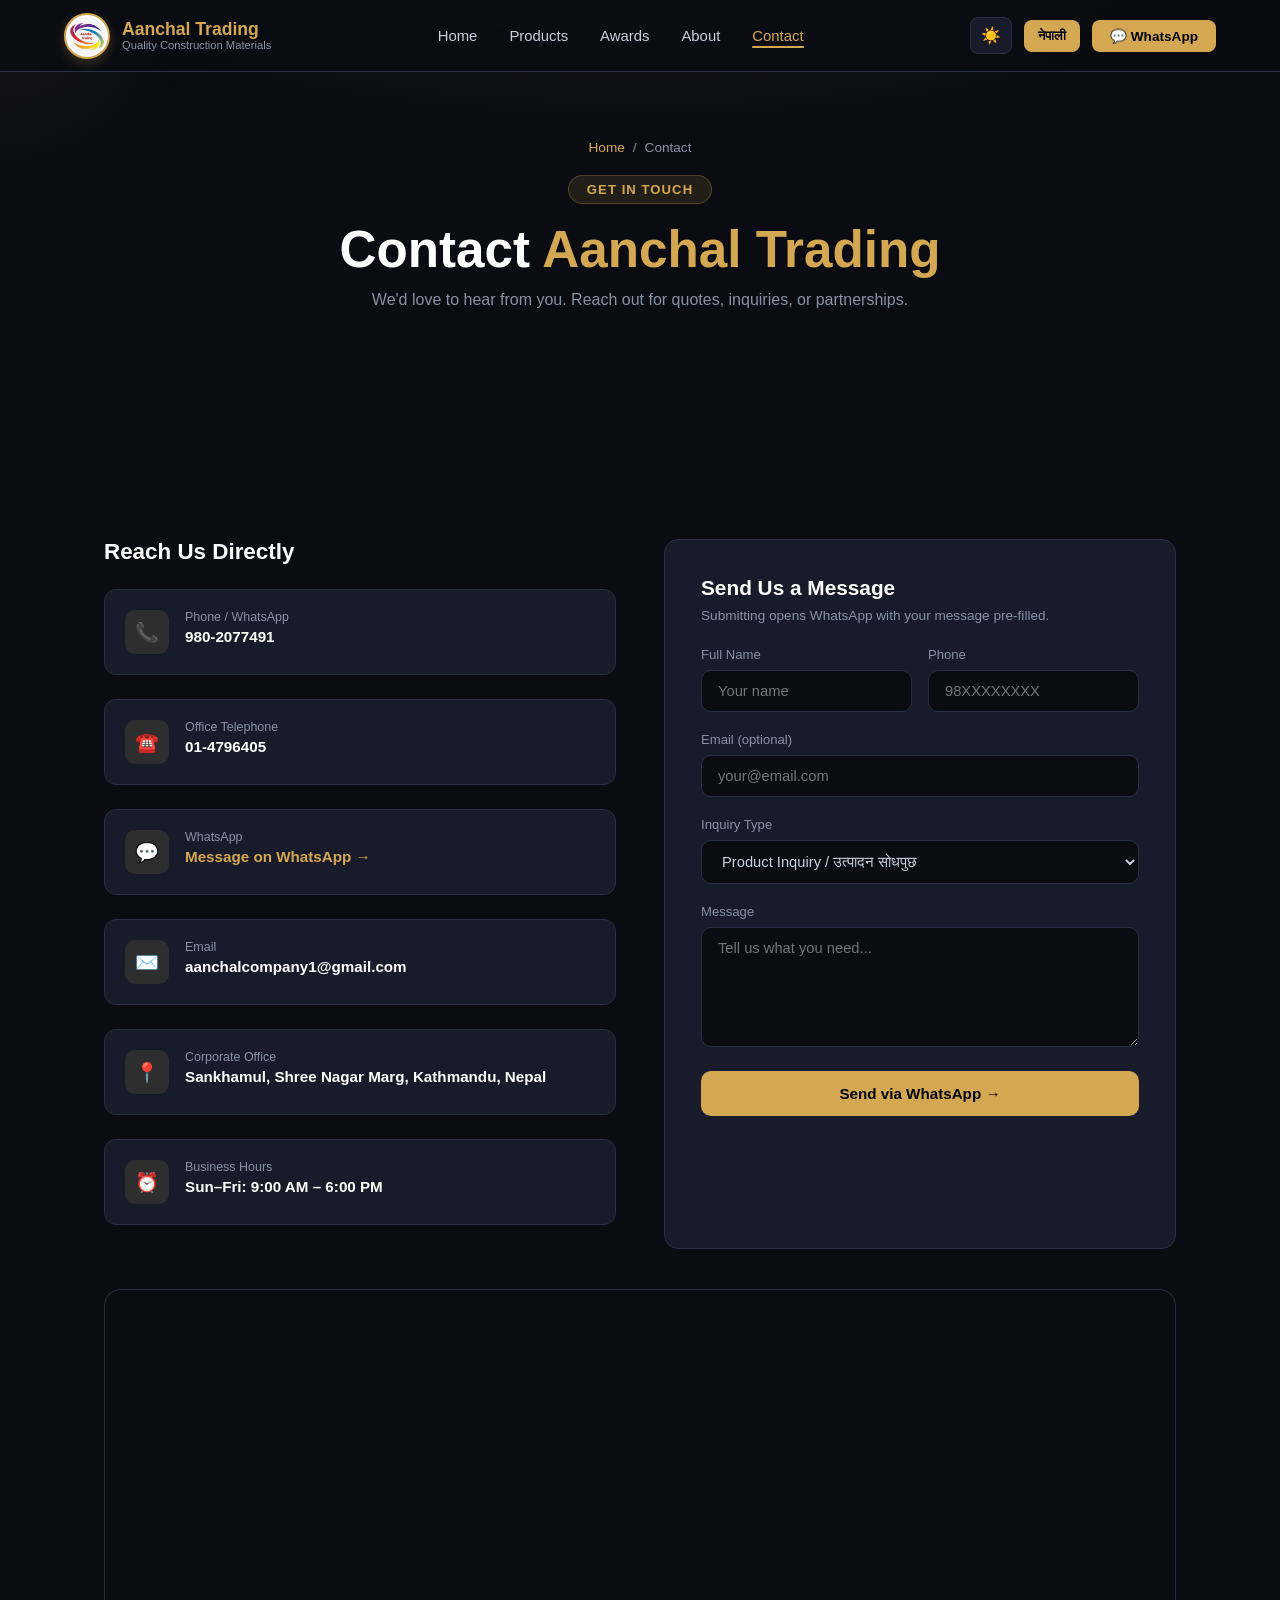
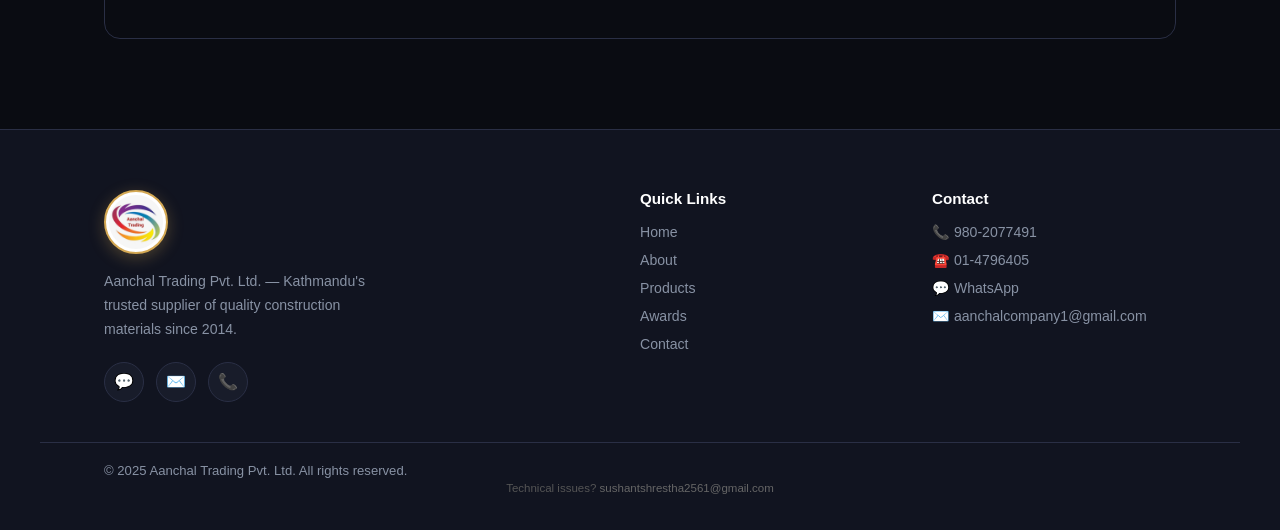
<file: contact.html>
<!DOCTYPE html>
<html lang="en">
<head>
<meta charset="UTF-8"/>
<link rel="icon" type="image/x-icon" href="assets/images/favicon.ico"/>
<link rel="icon" type="image/png" sizes="32x32" href="assets/images/favicon.ico"/>
<link rel="apple-touch-icon" href="assets/images/icon-192.png"/>
<link rel="manifest" href="manifest.json"/>
<title>Contact Aanchal Trading | Cement & Steel Supplier Kathmandu — Call or WhatsApp</title>
<meta name="description" content="Contact Aanchal Trading Pvt. Ltd. at +977-9802077491. Visit us at Sankhamul, Shree Nagar Marg, Kathmandu. WhatsApp enquiries welcome for cement and steel pricing."/>
<meta name="keywords" content="aanchal trading contact, cement dealer contact kathmandu, sankhamul building materials, construction material shop sankhamul, buy cement online nepal, get cement quote kathmandu, aanchal trading phone number, cement delivery kathmandu, sarbottam tmt contact nepal"/>
<meta name="author" content="Aanchal Trading Pvt. Ltd."/>
<meta name="robots" content="index, follow, max-snippet:-1, max-image-preview:large, max-video-preview:-1"/>
<link rel="canonical" href="https://www.aanchaltrading.com.np/contact.html"/>

<!-- Open Graph -->
<meta property="og:type" content="website"/>
<meta property="og:site_name" content="Aanchal Trading"/>
<meta property="og:url" content="https://www.aanchaltrading.com.np/contact.html"/>
<meta property="og:title" content="Contact Aanchal Trading | Kathmandu Construction Materials"/>
<meta property="og:description" content="Call or WhatsApp +977-9802077491 for cement and TMT steel prices. Located at Sankhamul, Kathmandu. Open Sunday–Friday."/>
<meta property="og:image" content="https://www.aanchaltrading.com.np/assets/images/banner_cement_opt.jpg"/>
<meta property="og:image:width" content="1200"/>
<meta property="og:image:height" content="630"/>
<meta property="og:locale" content="en_NP"/>
<meta property="og:locale:alternate" content="ne_NP"/>

<!-- Twitter Card -->
<meta name="twitter:card" content="summary_large_image"/>
<meta name="twitter:title" content="Contact Aanchal Trading | Kathmandu Construction Materials"/>
<meta name="twitter:description" content="Call or WhatsApp +977-9802077491 for cement and TMT steel prices. Located at Sankhamul, Kathmandu. Open Sunday–Friday."/>
<meta name="twitter:image" content="https://www.aanchaltrading.com.np/assets/images/banner_cement_opt.jpg"/>

<!-- Geo -->
<meta name="geo.region" content="NP-BA"/>
<meta name="geo.placename" content="Kathmandu"/>
<meta name="geo.position" content="27.6842;85.3240"/>
<meta name="ICBM" content="27.6842, 85.3240"/>

<!-- JSON-LD Structured Data -->
<script type="application/ld+json">
[
  {
    "@context": "https://schema.org",
    "@type": "ContactPage",
    "url": "https://www.aanchaltrading.com.np/contact.html",
    "name": "Contact Aanchal Trading",
    "breadcrumb": {
      "@type": "BreadcrumbList",
      "itemListElement": [
        {
          "@type": "ListItem",
          "position": 1,
          "name": "Home",
          "item": "https://www.aanchaltrading.com.np"
        },
        {
          "@type": "ListItem",
          "position": 2,
          "name": "Contact",
          "item": "https://www.aanchaltrading.com.np/contact.html"
        }
      ]
    }
  }
]
</script>
<meta name="referrer" content="strict-origin-when-cross-origin"/>
<meta http-equiv="Content-Security-Policy"
  content="default-src 'self';
           script-src 'self' https://cdnjs.cloudflare.com;
           style-src  'self' 'unsafe-inline' https://fonts.googleapis.com https://cdnjs.cloudflare.com;
           font-src   https://fonts.gstatic.com https://cdnjs.cloudflare.com;
           img-src    'self' data:;
           frame-src  https://maps.google.com https://www.google.com;
           connect-src 'none';
           object-src 'none';
           base-uri 'self';
           form-action 'none'">
<meta name="viewport" content="width=device-width,initial-scale=1"/>

<link rel="preconnect" href="https://fonts.googleapis.com"/>
<link rel="preconnect" href="https://fonts.gstatic.com" crossorigin/>
<link href="https://fonts.googleapis.com/css2?family=Inter:wght@400;500;600;700;800;900&display=swap" rel="stylesheet"/>
<link rel="stylesheet"
  href="https://cdnjs.cloudflare.com/ajax/libs/font-awesome/6.5.0/css/all.min.css"
  integrity="sha512-Avb2QiuDEEvB4bZJYdab/DfTUBaWKIZMVyUMWxGP+SXqHJWnaGFhABRSZFBLb+FWf2BFT8KtjzGKOl09LXQA=="
  crossorigin="anonymous"
  referrerpolicy="no-referrer"/>
<link rel="stylesheet" href="assets/css/style.css?v=20261104"/>

<link rel="alternate" hreflang="en" href="https://www.aanchaltrading.com.np/contact.html"/>
<link rel="alternate" hreflang="ne" href="https://www.aanchaltrading.com.np/contact.html"/>
<link rel="alternate" hreflang="x-default" href="https://www.aanchaltrading.com.np/contact.html"/>
<link rel="preload" as="image" href="assets/images/aanchal_logo_new.png"/>
<!-- SEO: Geographic & Language targeting -->
<meta name="geo.region" content="NP-BA"/>
<meta name="geo.placename" content="Kathmandu, Nepal"/>
<meta name="geo.position" content="27.6842;85.3240"/>
<meta name="ICBM" content="27.6842, 85.3240"/>
<meta name="language" content="en-NP"/>
<meta name="coverage" content="Nepal"/>
<meta name="distribution" content="local"/>
<meta name="rating" content="General"/>
<meta name="revisit-after" content="7 days"/>
<!-- SEO: Mobile & PWA -->
<meta name="theme-color" content="#d4a853"/>
<meta name="mobile-web-app-capable" content="yes"/>
<meta name="apple-mobile-web-app-capable" content="yes"/>
<meta name="apple-mobile-web-app-status-bar-style" content="black-translucent"/>
<meta name="apple-mobile-web-app-title" content="Aanchal Trading"/>
<meta name="application-name" content="Aanchal Trading"/>
<meta name="format-detection" content="telephone=no"/>
<!-- SEO: OG extras -->
<meta property="og:locale" content="en_NP"/>
<meta property="og:locale:alternate" content="ne_NP"/>
<meta property="business:contact_data:locality" content="Kathmandu"/>
<meta property="business:contact_data:region" content="Bagmati Province"/>
<meta property="business:contact_data:country_name" content="Nepal"/>
<meta property="business:contact_data:phone_number" content="+977-9802077491"/>
<meta property="business:contact_data:email" content="aanchalcompany1@gmail.com"/>
<meta property="business:contact_data:street_address" content="Sankhamul, Shree Nagar Marg"/>
<!-- SEO: Twitter extras -->
<meta name="twitter:site" content="@aanchaltrading"/>
<meta name="twitter:creator" content="@aanchaltrading"/>
<!-- SEO: Category & classification -->
<meta name="category" content="Construction Materials, Building Supply, Hardware"/>
<meta name="classification" content="Business, Construction, Nepal"/>
<meta name="subject" content="Cement and Steel Construction Materials Supplier Kathmandu Nepal"/>
<!-- SEO: Indexing hints -->
<meta name="googlebot" content="index, follow, max-snippet:-1, max-image-preview:large"/>
<meta name="bingbot" content="index, follow"/>
<!-- SEO: Page speed hints -->
<link rel="dns-prefetch" href="//fonts.googleapis.com"/>
<link rel="dns-prefetch" href="//cdnjs.cloudflare.com"/>
<link rel="dns-prefetch" href="//www.google.com"/>
</head>
<body>
<div class="cursor-glow"></div>
<nav>
  <div class="nav-inner">
    <a href="index.html" class="nav-logo">
      <img src="assets/images/aanchal_logo_new.png" alt="Aanchal Trading Logo"/>
      <div class="nav-logo-text">
        <span class="brand-en" data-en>Aanchal Trading</span>
        <span class="brand-en" data-np>आंचल ट्रेडिङ</span>
        <span class="brand-np" data-en>Quality Construction Materials</span>
        <span class="brand-np" data-np>गुणस्तरीय निर्माण सामग्री</span>
      </div>
    </a>
    <ul class="nav-links">
      <li><a href="index.html"><span data-en>Home</span><span data-np>गृह</span></a></li>
      <li><a href="products.html"><span data-en>Products</span><span data-np>उत्पादनहरू</span></a></li>
      <li><a href="awards.html"><span data-en>Awards</span><span data-np>पुरस्कार</span></a></li>
      <li><a href="about.html"><span data-en>About</span><span data-np>हाम्रो बारे</span></a></li>
      <li><a href="contact.html" class="active"><span data-en>Contact</span><span data-np>सम्पर्क</span></a></li>
    </ul>
    <div class="nav-actions">
      <button class="dark-toggle" id="dark-toggle">☀️</button>
      <button class="lang-toggle" id="lang-toggle">नेपाली</button>
      <a href="https://wa.me/9779802077491" target="_blank" rel="noopener noreferrer" class="nav-cta magnetic">💬 WhatsApp</a>
    </div>
    <div class="hamburger" id="hamburger"><span></span><span></span><span></span></div>
  </div>
</nav>
<div class="mobile-menu" id="mobile-menu">
  <a href="index.html">🏠 <span data-en>Home</span><span data-np>गृह</span></a>
  <a href="products.html">📦 <span data-en>Products</span><span data-np>उत्पादनहरू</span></a>
  <a href="awards.html">🏆 <span data-en>Awards</span><span data-np>पुरस्कार</span></a>
  <a href="about.html">🏢 <span data-en>About</span><span data-np>हाम्रो बारे</span></a>
  <a href="contact.html">📞 <span data-en>Contact</span><span data-np>सम्पर्क</span></a>
</div>

<div class="page-hero">
  <div class="breadcrumb"><a href="index.html"><span data-en>Home</span><span data-np>गृह</span></a> / <span data-en>Contact</span><span data-np>सम्पर्क</span></div>
  <span class="section-tag"><span data-en>Get In Touch</span><span data-np>सम्पर्कमा आउनुहोस्</span></span>
  <h1 class="page-hero-title">
    <span data-en class="block">Contact <span class="gold">Aanchal Trading</span></span>
    <span data-np class="block"><span class="gold">आंचल ट्रेडिङ</span>सँग सम्पर्क</span>
  </h1>
  <p class="page-hero-sub"><span data-en>We'd love to hear from you. Reach out for quotes, inquiries, or partnerships.</span><span data-np>भाउ, सोधपुछ वा साझेदारीका लागि हामीसँग सम्पर्क गर्नुहोस्।</span></p>
</div>

<section>
  <div class="section-wrap">
    <div class="contact-grid" data-aos="fade-up">
      <!-- Contact Info -->
      <div class="contact-info">
        <h3><span data-en>Reach Us Directly</span><span data-np>हामीसँग सिधै सम्पर्क गर्नुहोस्</span></h3>
        <div class="contact-item" data-aos="fade-up" data-aos-delay="0">
          <div class="c-icon">📞</div>
          <div>
            <div class="c-label"><span data-en>Phone / WhatsApp</span><span data-np>फोन / व्हाट्सएप</span></div>
            <div class="c-value"><a href="tel:+9779802077491" style="color:inherit">980-2077491</a></div>
          </div>
        </div>
        <div class="contact-item" data-aos="fade-up" data-aos-delay="40">
          <div class="c-icon">☎️</div>
          <div>
            <div class="c-label"><span data-en>Office Telephone</span><span data-np>कार्यालय फोन</span></div>
            <div class="c-value"><a href="tel:+97714796405" style="color:inherit">01-4796405</a></div>
          </div>
        </div>
        <div class="contact-item" data-aos="fade-up" data-aos-delay="80">
          <div class="c-icon">💬</div>
          <div>
            <div class="c-label"><span data-en>WhatsApp</span><span data-np>व्हाट्सएप</span></div>
            <div class="c-value"><a href="https://wa.me/9779802077491" target="_blank" rel="noopener noreferrer" style="color:var(--gold)"><span data-en>Message on WhatsApp →</span><span data-np>व्हाट्सएपमा सन्देश पठाउनुहोस् →</span></a></div>
          </div>
        </div>
        <div class="contact-item" data-aos="fade-up" data-aos-delay="160">
          <div class="c-icon">✉️</div>
          <div>
            <div class="c-label"><span data-en>Email</span><span data-np>इमेल</span></div>
            <div class="c-value"><a href="https://mail.google.com/mail/?view=cm&fs=1&to=aanchalcompany1@gmail.com" target="_blank" rel="noopener noreferrer" style="color:inherit;word-break:break-all">&#97;&#97;&#110;&#99;&#104;&#97;&#108;&#99;&#111;&#109;&#112;&#97;&#110;&#121;&#49;&#64;&#103;&#109;&#97;&#105;&#108;&#46;&#99;&#111;&#109;</a></div>
          </div>
        </div>
        <div class="contact-item" data-aos="fade-up" data-aos-delay="240">
          <div class="c-icon">📍</div>
          <div>
            <div class="c-label"><span data-en>Corporate Office</span><span data-np>कर्पोरेट कार्यालय</span></div>
            <div class="c-value"><a href="https://www.google.com/maps/place/Shandar+Mo:Mo/@27.6834221,85.333482,17z" target="_blank" rel="noopener noreferrer" style="color:inherit"><span data-en>Sankhamul, Shree Nagar Marg, Kathmandu, Nepal</span><span data-np>साँखमुल, श्री नगर मार्ग, काठमाडौं, नेपाल</span></a></div>
          </div>
        </div>
        <div class="contact-item" data-aos="fade-up" data-aos-delay="320">
          <div class="c-icon">⏰</div>
          <div>
            <div class="c-label"><span data-en>Business Hours</span><span data-np>व्यापार समय</span></div>
            <div class="c-value"><span data-en>Sun–Fri: 9:00 AM – 6:00 PM</span><span data-np>आइत–शुक्र: बिहान ९ – साँझ ६</span></div>
          </div>
        </div>
      </div>

      <!-- Contact Form -->
      <div class="contact-form" data-aos="fade-up" data-aos-delay="100">
        <h3 style="color:var(--white);font-size:1.3rem;font-weight:800;margin-bottom:8px"><span data-en>Send Us a Message</span><span data-np>सन्देश पठाउनुहोस्</span></h3>
        <p style="color:var(--text2);font-size:.85rem;margin-bottom:24px"><span data-en>Submitting opens WhatsApp with your message pre-filled.</span><span data-np>पेश गर्दा तपाईंको सन्देश सहित व्हाट्सएप खुल्छ।</span></p>
        <form id="contact-form">
          <div style="display:grid;grid-template-columns:1fr 1fr;gap:16px">
            <div class="form-group">
              <label><span data-en>Full Name</span><span data-np>पूरा नाम</span></label>
              <input type="text" placeholder="Your name" autocomplete="name" required/>
            </div>
            <div class="form-group">
              <label><span data-en>Phone</span><span data-np>फोन</span></label>
              <input type="tel" placeholder="98XXXXXXXX" autocomplete="tel" required/>
            </div>
          </div>
          <div class="form-group">
            <label><span data-en>Email (optional)</span><span data-np>इमेल (वैकल्पिक)</span></label>
            <input type="email" placeholder="your@email.com" autocomplete="email"/>
          </div>
          <div class="form-group">
            <label><span data-en>Inquiry Type</span><span data-np>सोधपुछको प्रकार</span></label>
            <select>
              <option>Product Inquiry / उत्पादन सोधपुछ</option>
              <option>Bulk Order / थोक अर्डर</option>
              <option>Delivery Query / डेलिभरी सोधपुछ</option>
              <option>Partnership / साझेदारी</option>
              <option>Other / अन्य</option>
            </select>
          </div>
          <div class="form-group">
            <label><span data-en>Message</span><span data-np>सन्देश</span></label>
            <textarea placeholder="Tell us what you need..." required></textarea>
          </div>
                      <!-- Honeypot anti-bot field (hidden from humans, filled by bots) -->
            <div style="position:absolute;left:-9999px;top:-9999px;opacity:0" aria-hidden="true">
              <label for="website">Leave this empty</label>
              <input type="text" id="website" name="website" tabindex="-1" autocomplete="off"/>
            </div>
            <button type="submit" class="form-submit"><span data-en>Send via WhatsApp →</span><span data-np>व्हाट्सएप मार्फत पठाउनुहोस् →</span></button>
        </form>
      </div>
    </div>

    <!-- Map -->
    <div class="map-wrap mt-40" data-aos="fade-up">
      <iframe
  src="https://www.google.com/maps/embed?pb=!1m17!1m12!1m3!1d3532.7!2d85.333482!3d27.6834221!2m3!1f0!2f0!3f0!3m2!1i1024!2i768!4f13.1!3m2!1m1!2zMjfCsDQxJzAwLjMiTiA4NcKwMjAnMDAuNSJF!5e0!3m2!1sen!2snp!4v1"
  loading="lazy"
  referrerpolicy="no-referrer-when-downgrade"
  allowfullscreen=""
  style="border:0;width:100%;height:100%"
  title="Aanchal Trading office location map"></iframe>
    </div>

  </div>
</section>

<footer>
  <div class="footer-inner">
    <div class="footer-brand">
      <img src="assets/images/aanchal_logo_new.png" alt="Aanchal Trading"/>
      <p><span data-en>Aanchal Trading Pvt. Ltd. — Kathmandu's trusted supplier of quality construction materials since 2014.</span><span data-np>आंचल ट्रेडिङ प्रा.लि. — २०१४ देखि काठमाडौंको भरपर्दो निर्माण सामग्री आपूर्तिकर्ता।</span></p>
      <div class="footer-social">
        <a href="https://wa.me/9779802077491" target="_blank" rel="noopener noreferrer">💬</a>
        <a href="https://mail.google.com/mail/?view=cm&fs=1&to=aanchalcompany1@gmail.com" target="_blank" rel="noopener noreferrer">✉️</a>
        <a href="tel:+9779802077491">📞</a>
      </div>
    </div>
    <div class="footer-col">
      <h4><span data-en>Quick Links</span><span data-np>द्रुत लिंकहरू</span></h4>
      <ul>
        <li><a href="index.html"><span data-en>Home</span><span data-np>गृहपृष्ठ</span></a></li>
        <li><a href="about.html"><span data-en>About</span><span data-np>हाम्रो बारे</span></a></li>
        <li><a href="products.html"><span data-en>Products</span><span data-np>उत्पादनहरू</span></a></li>
        <li><a href="awards.html"><span data-en>Awards</span><span data-np>पुरस्कारहरू</span></a></li>
        <li><a href="contact.html"><span data-en>Contact</span><span data-np>सम्पर्क</span></a></li>
      </ul>
    </div>
    <div class="footer-col">
      <h4><span data-en>Contact</span><span data-np>सम्पर्क</span></h4>
      <ul>
        <li><a href="tel:+9779802077491">📞 980-2077491</a></li>
        <li><a href="tel:+97714796405">☎️ 01-4796405</a></li>
        <li><a href="https://wa.me/9779802077491" target="_blank" rel="noopener noreferrer">💬 WhatsApp</a></li>
        <li><a href="https://mail.google.com/mail/?view=cm&fs=1&to=aanchalcompany1@gmail.com" target="_blank" rel="noopener noreferrer">✉️ &#97;&#97;&#110;&#99;&#104;&#97;&#108;&#99;&#111;&#109;&#112;&#97;&#110;&#121;&#49;&#64;&#103;&#109;&#97;&#105;&#108;&#46;&#99;&#111;&#109;</a></li>
      </ul>
    </div>
  </div>
  <div class="footer-bottom"><p>© 2025 Aanchal Trading Pvt. Ltd. <span data-en>All rights reserved.</span><span data-np>सर्वाधिकार सुरक्षित।</span></p></div>
  <div style="text-align:center;padding-bottom:12px;"><p style="font-size:0.72rem;color:#555;margin-top:4px;">Technical issues? <a href="mailto:sushantshrestha2561@gmail.com" style="color:#666;text-decoration:none;">sushantshrestha2561@gmail.com</a></p></div>
</footer>

<script src="assets/js/main.min.js?v=20261104"></script>
</body>
</html>
</file>
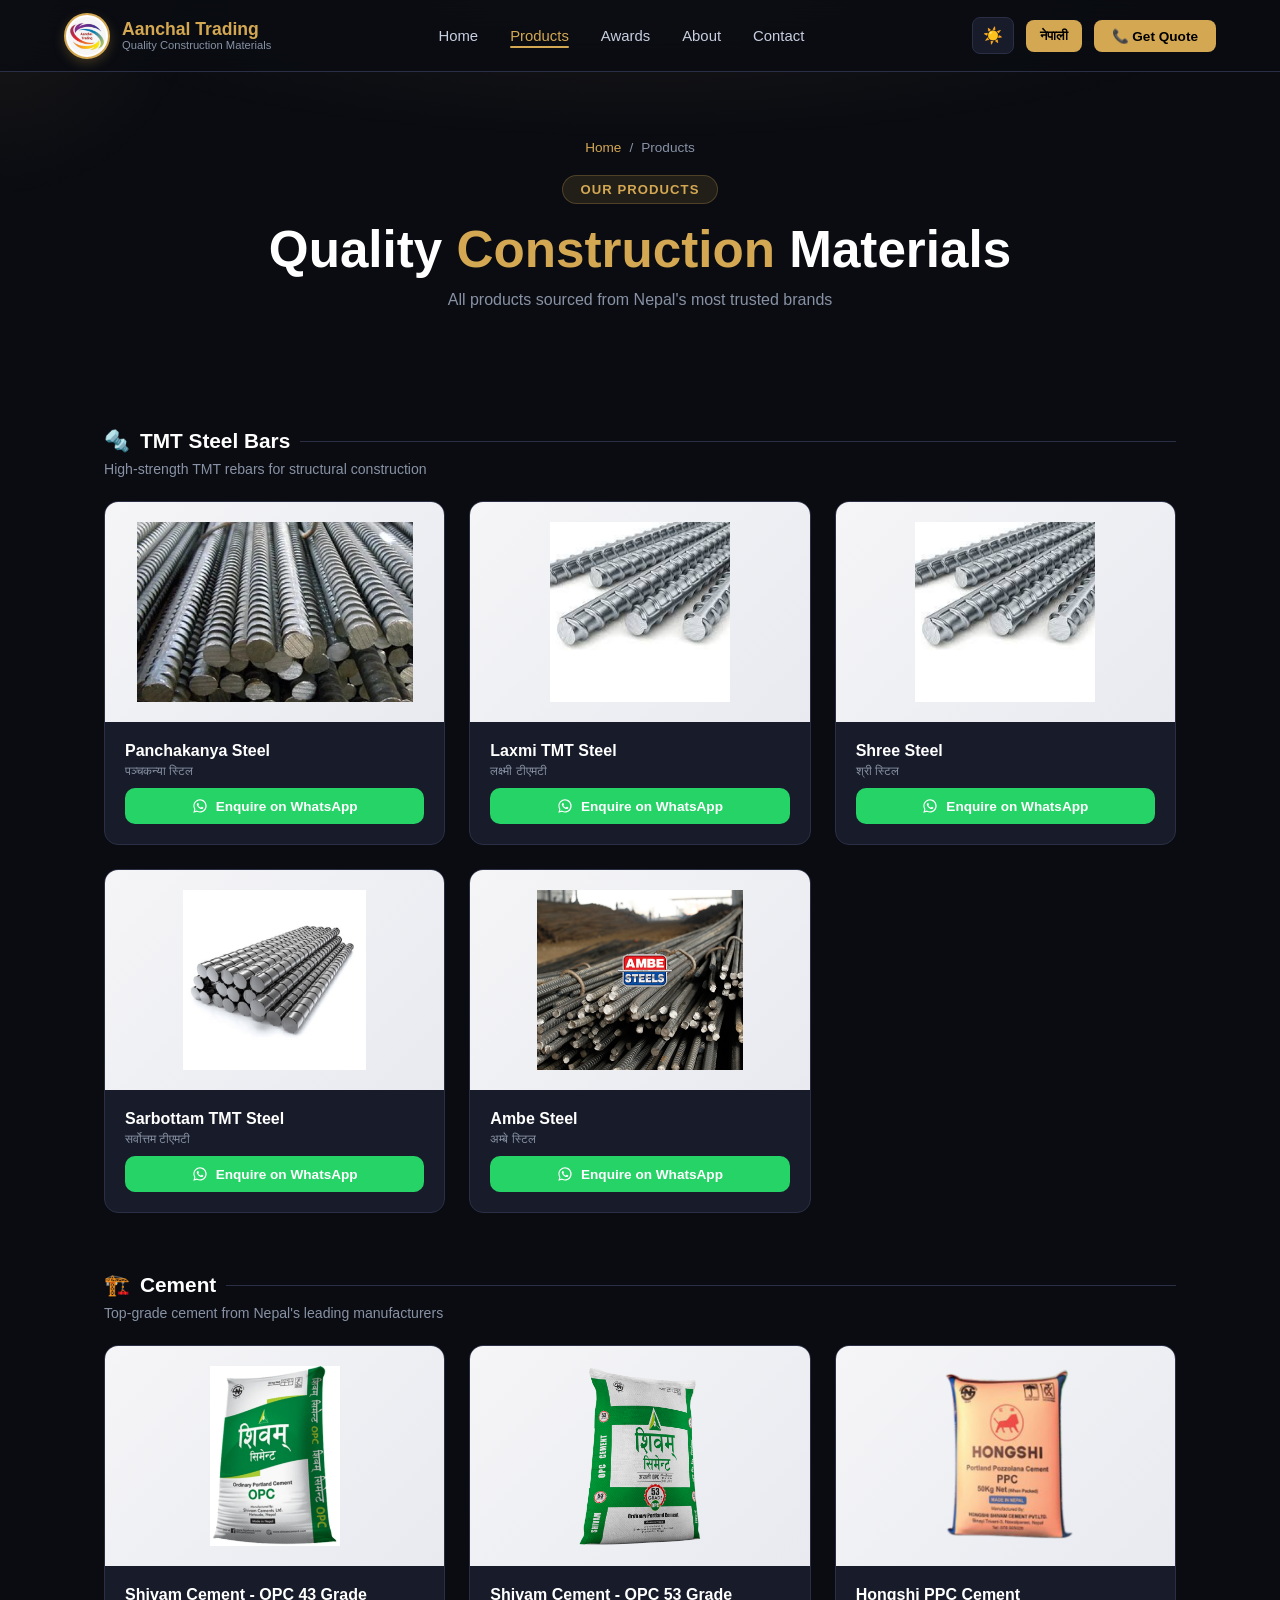
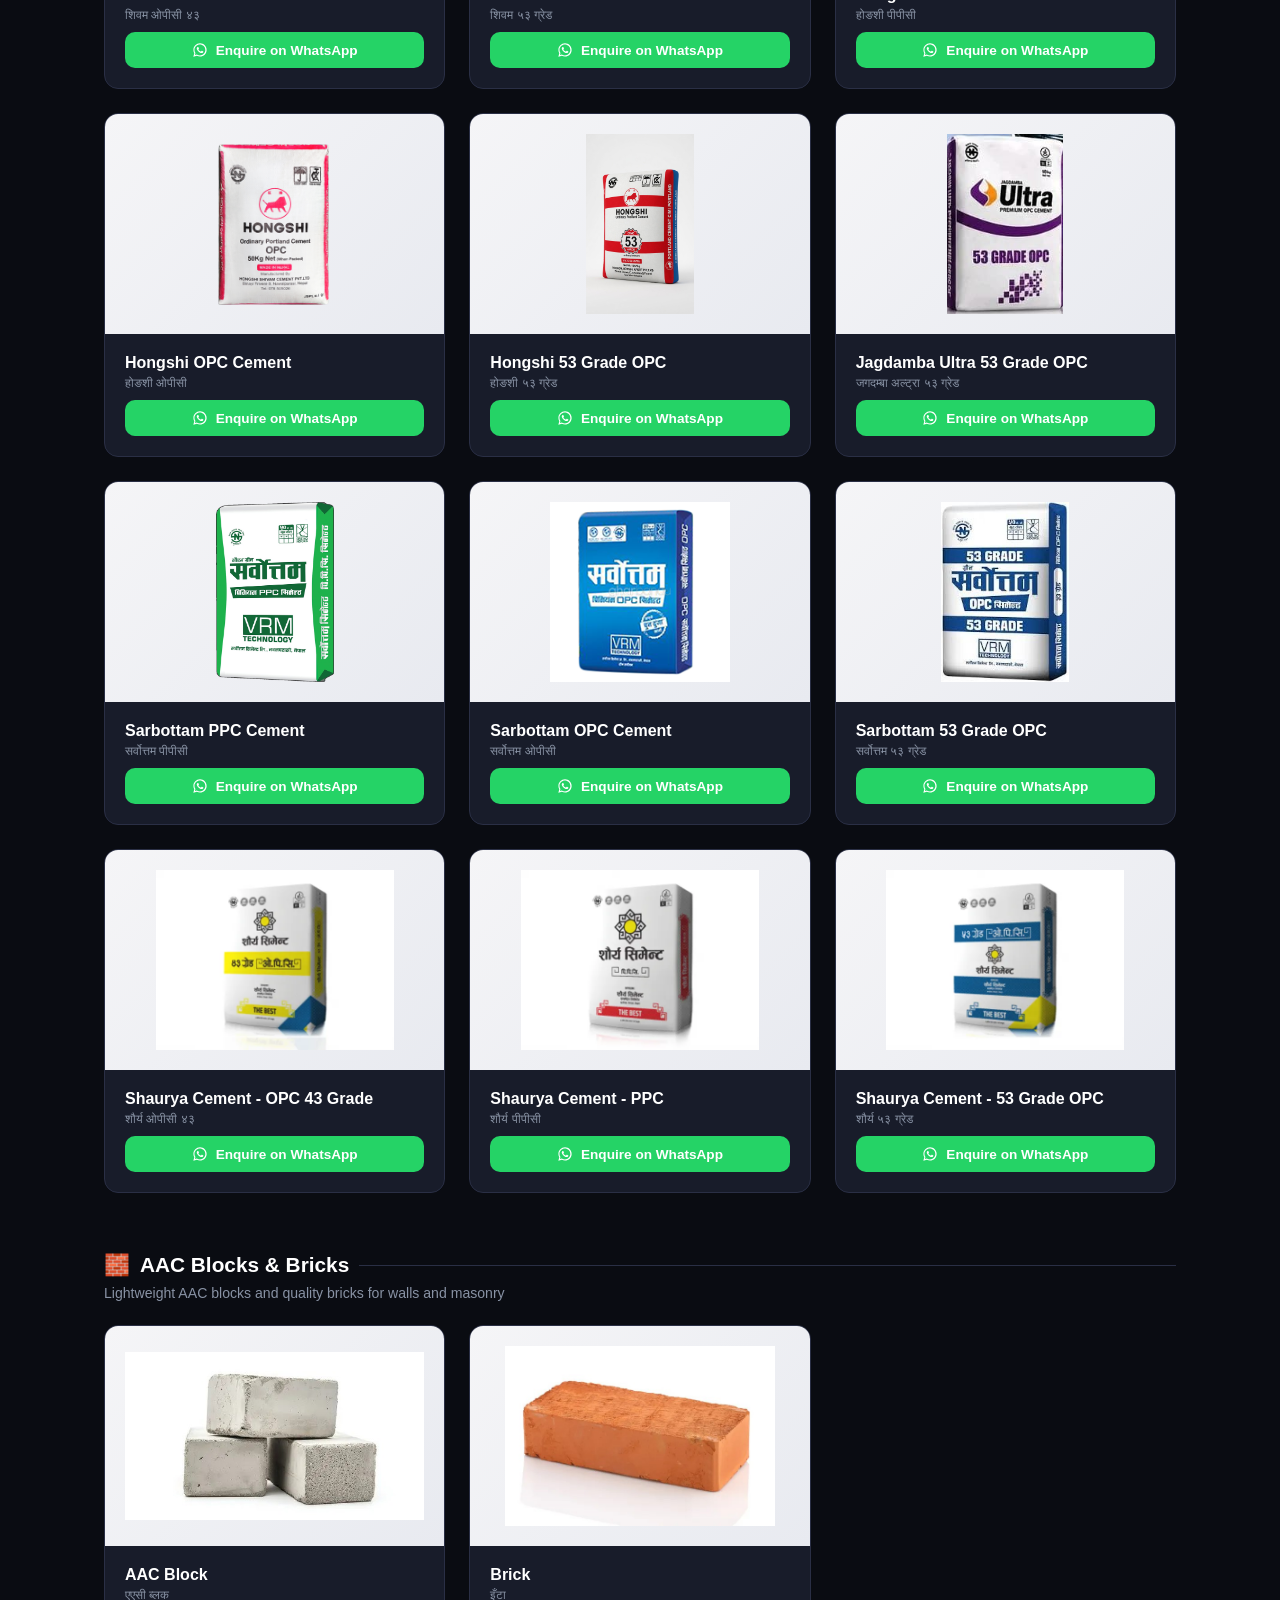
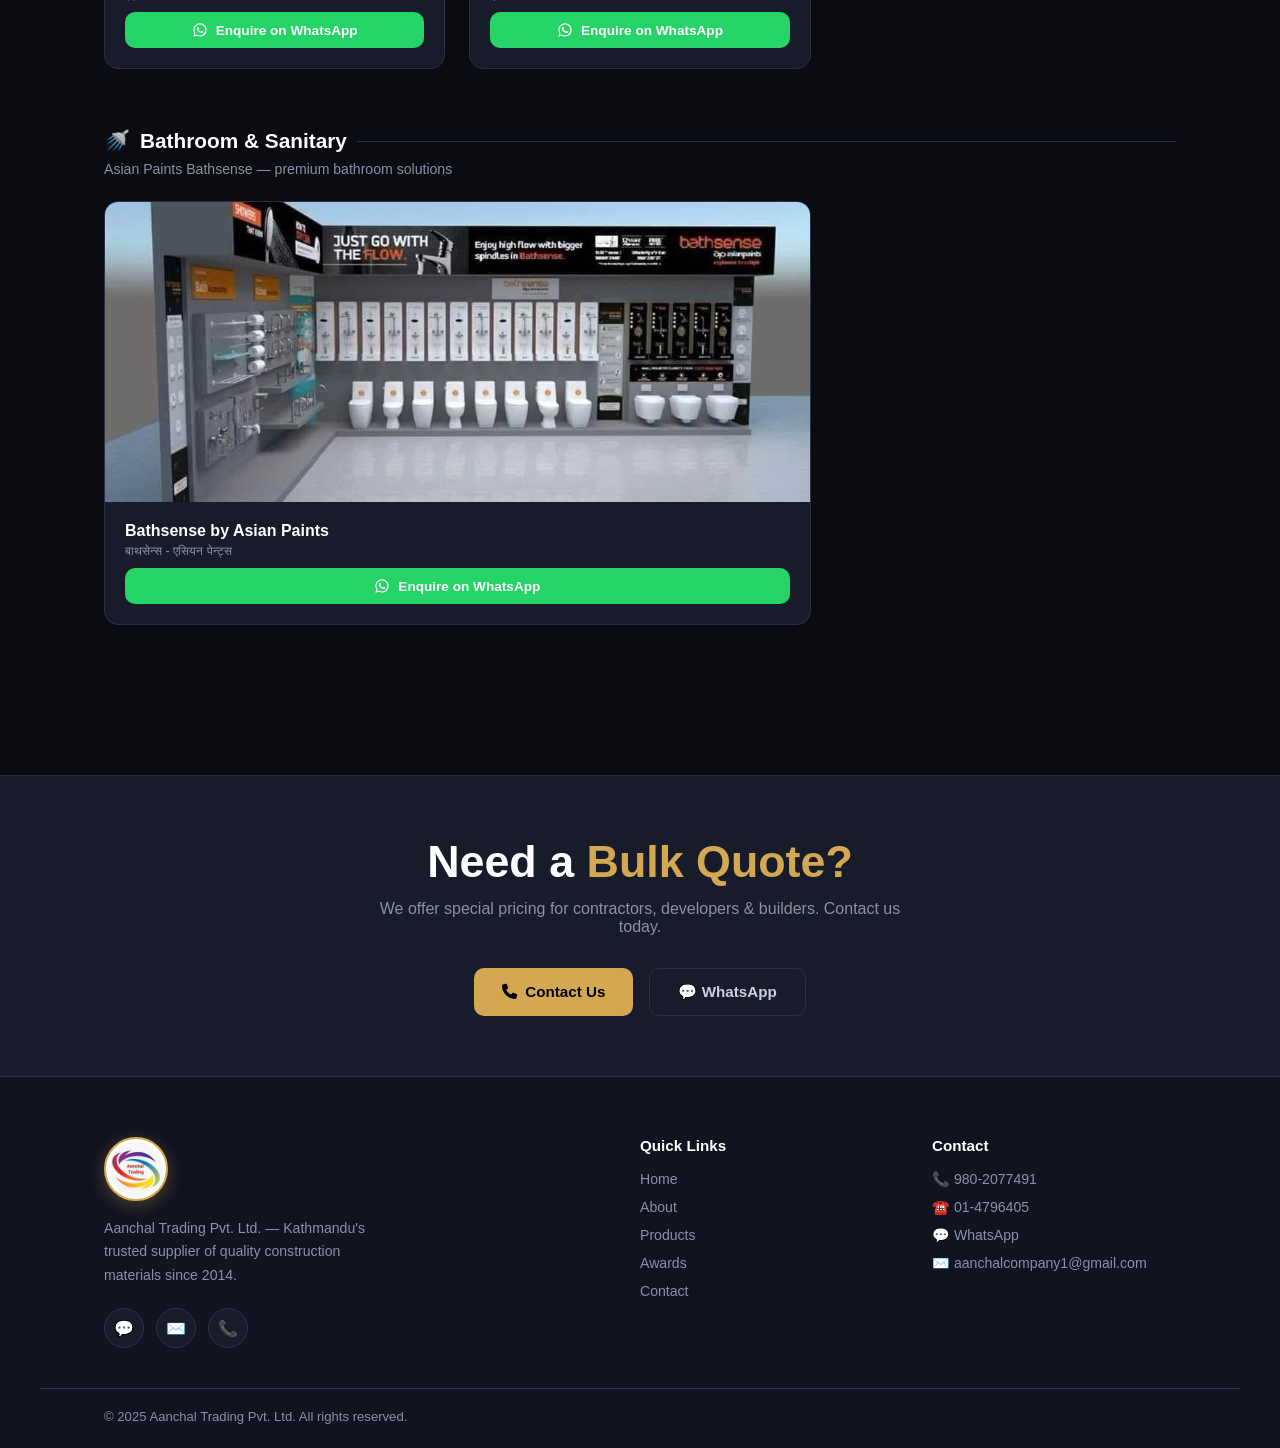
<file: products.html>
<!DOCTYPE html>
<html lang="en">
<head>
<meta charset="UTF-8"/>
<link rel="icon" type="image/x-icon" href="assets/images/favicon.ico"/>
<link rel="icon" type="image/png" sizes="32x32" href="assets/images/favicon.ico"/>
<link rel="apple-touch-icon" href="assets/images/icon-192.png"/>
<link rel="manifest" href="manifest.json"/>
<title>Products — Cement, TMT Steel & Sanitary | Aanchal Trading Kathmandu</title>
<meta name="description" content="Buy Shivam, Hongshi, Jagdamba Ultra, Sarbottam, Shaurya cement, Panchakanya, Laxmi, Shree, Sarbottam, Ambe TMT steel bars, AAC blocks and bricks in Kathmandu. Authorized dealer since 2014. Enquire on WhatsApp."/>
<meta name="keywords" content="sarbottam ppc cement dealer, sarbottam 53 opc nepal, hongshi shivam ppc cement, hongshi opc 43 nepal, panchakanya steel nepal, jagdamba ultra cement kathmandu, aac block kathmandu, brick supplier kathmandu, sarbottam tmt fe-500 nepal, asian paints bathsense kathmandu, laxmi tmt nepal, cement price list nepal 2024, tmt bar price nepal 2024, construction materials price nepal, shaurya cement nepal, shivam cement kathmandu, ambe steel nepal, shree steel nepal"/>
<meta name="author" content="Aanchal Trading Pvt. Ltd."/>
<meta name="robots" content="index, follow, max-snippet:-1, max-image-preview:large, max-video-preview:-1"/>
<link rel="canonical" href="https://www.aanchaltrading.com.np/products.html"/>

<!-- Open Graph -->
<meta property="og:type" content="website"/>
<meta property="og:site_name" content="Aanchal Trading"/>
<meta property="og:url" content="https://www.aanchaltrading.com.np/products.html"/>
<meta property="og:title" content="Construction Materials in Kathmandu | Aanchal Trading Products"/>
<meta property="og:description" content="Full range: PPC & OPC cement, TMT Fe-500 steel bars, Asian Paints Bathsense sanitary ware. Authorized Kathmandu dealer."/>
<meta property="og:image" content="https://www.aanchaltrading.com.np/assets/images/banner_cement_opt.jpg"/>
<meta property="og:image:width" content="1200"/>
<meta property="og:image:height" content="630"/>
<meta property="og:locale" content="en_NP"/>
<meta property="og:locale:alternate" content="ne_NP"/>

<!-- Twitter Card -->
<meta name="twitter:card" content="summary_large_image"/>
<meta name="twitter:title" content="Construction Materials in Kathmandu | Aanchal Trading Products"/>
<meta name="twitter:description" content="Full range: PPC & OPC cement, TMT Fe-500 steel bars, Asian Paints Bathsense sanitary ware. Authorized Kathmandu dealer."/>
<meta name="twitter:image" content="https://www.aanchaltrading.com.np/assets/images/banner_cement_opt.jpg"/>

<!-- Geo -->
<meta name="geo.region" content="NP-BA"/>
<meta name="geo.placename" content="Kathmandu"/>
<meta name="geo.position" content="27.6842;85.3240"/>
<meta name="ICBM" content="27.6842, 85.3240"/>

<!-- JSON-LD Structured Data -->
<script type="application/ld+json">
[
  {
    "@context": "https://schema.org",
    "@type": "ItemList",
    "name": "Construction Materials — Aanchal Trading",
    "url": "https://www.aanchaltrading.com.np/products.html",
    "itemListElement": [
      {
        "@type": "ListItem",
        "position": 1,
        "name": "Shaurya PPC Cement",
        "url": "https://www.aanchaltrading.com.np/products.html"
      },
      {
        "@type": "ListItem",
        "position": 2,
        "name": "Sarbottam TMT Steel",
        "url": "https://www.aanchaltrading.com.np/products.html"
      },
      {
        "@type": "ListItem",
        "position": 3,
        "name": "Hongshi PPC Cement",
        "url": "https://www.aanchaltrading.com.np/products.html"
      },
      {
        "@type": "ListItem",
        "position": 4,
        "name": "Shivam OPC 43 Grade Cement",
        "url": "https://www.aanchaltrading.com.np/products.html"
      },
      {
        "@type": "ListItem",
        "position": 5,
        "name": "Shaurya OPC 43 Grade Cement",
        "url": "https://www.aanchaltrading.com.np/products.html"
      },
      {
        "@type": "ListItem",
        "position": 6,
        "name": "Sarbottam OPC Cement",
        "url": "https://www.aanchaltrading.com.np/products.html"
      },
      {
        "@type": "ListItem",
        "position": 7,
        "name": "Laxmi TMT Steel",
        "url": "https://www.aanchaltrading.com.np/products.html"
      },
      {
        "@type": "ListItem",
        "position": 8,
        "name": "Asian Paints Bathsense",
        "url": "https://www.aanchaltrading.com.np/products.html"
      }
    ]
  },
  {
    "@context": "https://schema.org",
    "@type": "BreadcrumbList",
    "itemListElement": [
      {
        "@type": "ListItem",
        "position": 1,
        "name": "Home",
        "item": "https://www.aanchaltrading.com.np"
      },
      {
        "@type": "ListItem",
        "position": 2,
        "name": "Products",
        "item": "https://www.aanchaltrading.com.np/products.html"
      }
    ]
  },
  {
    "@context": "https://schema.org",
    "@type": "ItemList",
    "name": "Construction Materials at Aanchal Trading",
    "numberOfItems": 20,
    "itemListElement": [
      {
        "@type": "ListItem",
        "position": 1,
        "name": "Panchakanya Steel"
      },
      {
        "@type": "ListItem",
        "position": 2,
        "name": "Laxmi TMT Steel"
      },
      {
        "@type": "ListItem",
        "position": 3,
        "name": "Shree Steel"
      },
      {
        "@type": "ListItem",
        "position": 4,
        "name": "Sarbottam TMT Steel"
      },
      {
        "@type": "ListItem",
        "position": 5,
        "name": "Ambe Steel"
      },
      {
        "@type": "ListItem",
        "position": 6,
        "name": "Shivam Cement - OPC 43 Grade"
      },
      {
        "@type": "ListItem",
        "position": 7,
        "name": "Shivam Cement - OPC 53 Grade"
      },
      {
        "@type": "ListItem",
        "position": 8,
        "name": "Hongshi PPC Cement"
      },
      {
        "@type": "ListItem",
        "position": 9,
        "name": "Hongshi OPC Cement"
      },
      {
        "@type": "ListItem",
        "position": 10,
        "name": "Hongshi 53 Grade OPC"
      },
      {
        "@type": "ListItem",
        "position": 11,
        "name": "Jagdamba Ultra 53 Grade OPC Cement"
      },
      {
        "@type": "ListItem",
        "position": 12,
        "name": "Sarbottam PPC Cement"
      },
      {
        "@type": "ListItem",
        "position": 13,
        "name": "Sarbottam OPC Cement"
      },
      {
        "@type": "ListItem",
        "position": 14,
        "name": "Sarbottam 53 Grade OPC"
      },
      {
        "@type": "ListItem",
        "position": 15,
        "name": "Shaurya Cement - OPC 43 Grade"
      },
      {
        "@type": "ListItem",
        "position": 16,
        "name": "Shaurya Cement - PPC"
      },
      {
        "@type": "ListItem",
        "position": 17,
        "name": "Shaurya Cement - 53 Grade OPC"
      },
      {
        "@type": "ListItem",
        "position": 18,
        "name": "AAC Block"
      },
      {
        "@type": "ListItem",
        "position": 19,
        "name": "Brick"
      },
      {
        "@type": "ListItem",
        "position": 20,
        "name": "Asian Paints Bathsense"
      }
    ]
  }
]
</script>
<meta name="referrer" content="strict-origin-when-cross-origin"/>
<meta http-equiv="Content-Security-Policy"
  content="default-src 'self';
           script-src 'self' https://cdnjs.cloudflare.com;
           style-src  'self' 'unsafe-inline' https://fonts.googleapis.com https://cdnjs.cloudflare.com;
           font-src   https://fonts.gstatic.com https://cdnjs.cloudflare.com;
           img-src    'self' data:;
           frame-src  https://maps.google.com https://www.google.com;
           connect-src 'none';
           object-src 'none';
           base-uri 'self';
           form-action 'none'">
<meta name="viewport" content="width=device-width,initial-scale=1"/>

<link rel="preconnect" href="https://fonts.googleapis.com"/>
<link rel="preconnect" href="https://fonts.gstatic.com" crossorigin/>
<link href="https://fonts.googleapis.com/css2?family=Inter:wght@400;500;600;700;800;900&display=swap" rel="stylesheet"/>
<link rel="stylesheet"
  href="https://cdnjs.cloudflare.com/ajax/libs/font-awesome/6.5.0/css/all.min.css"
  integrity="sha512-Avb2QiuDEEvB4bZJYdab/DfTUBaWKIZMVyUMWxGP+SXqHJWnaGFhABRSZFBLb+FWf2BFT8KtjzGKOl09LXQA=="
  crossorigin="anonymous"
  referrerpolicy="no-referrer"/>
<link rel="stylesheet" href="assets/css/style.css?v=20261104"/>

<link rel="alternate" hreflang="en" href="https://www.aanchaltrading.com.np/products.html"/>
<link rel="alternate" hreflang="ne" href="https://www.aanchaltrading.com.np/products.html"/>
<link rel="alternate" hreflang="x-default" href="https://www.aanchaltrading.com.np/products.html"/>
<link rel="preload" as="image" href="assets/images/aanchal_logo_new.png"/>
<!-- SEO: Geographic & Language targeting -->
<meta name="geo.region" content="NP-BA"/>
<meta name="geo.placename" content="Kathmandu, Nepal"/>
<meta name="geo.position" content="27.6842;85.3240"/>
<meta name="ICBM" content="27.6842, 85.3240"/>
<meta name="language" content="en-NP"/>
<meta name="coverage" content="Nepal"/>
<meta name="distribution" content="local"/>
<meta name="rating" content="General"/>
<meta name="revisit-after" content="7 days"/>
<!-- SEO: Mobile & PWA -->
<meta name="theme-color" content="#d4a853"/>
<meta name="mobile-web-app-capable" content="yes"/>
<meta name="apple-mobile-web-app-capable" content="yes"/>
<meta name="apple-mobile-web-app-status-bar-style" content="black-translucent"/>
<meta name="apple-mobile-web-app-title" content="Aanchal Trading"/>
<meta name="application-name" content="Aanchal Trading"/>
<meta name="format-detection" content="telephone=no"/>
<!-- SEO: OG extras -->
<meta property="og:locale" content="en_NP"/>
<meta property="og:locale:alternate" content="ne_NP"/>
<meta property="business:contact_data:locality" content="Kathmandu"/>
<meta property="business:contact_data:region" content="Bagmati Province"/>
<meta property="business:contact_data:country_name" content="Nepal"/>
<meta property="business:contact_data:phone_number" content="+977-9802077491"/>
<meta property="business:contact_data:email" content="aanchalcompany1@gmail.com"/>
<meta property="business:contact_data:street_address" content="Sankhamul, Shree Nagar Marg"/>
<!-- SEO: Twitter extras -->
<meta name="twitter:site" content="@aanchaltrading"/>
<meta name="twitter:creator" content="@aanchaltrading"/>
<!-- SEO: Category & classification -->
<meta name="category" content="Construction Materials, Building Supply, Hardware"/>
<meta name="classification" content="Business, Construction, Nepal"/>
<meta name="subject" content="Cement and Steel Construction Materials Supplier Kathmandu Nepal"/>
<!-- SEO: Indexing hints -->
<meta name="googlebot" content="index, follow, max-snippet:-1, max-image-preview:large"/>
<meta name="bingbot" content="index, follow"/>
<!-- SEO: Page speed hints -->
<link rel="dns-prefetch" href="//fonts.googleapis.com"/>
<link rel="dns-prefetch" href="//cdnjs.cloudflare.com"/>
<link rel="dns-prefetch" href="//www.google.com"/>
</head>
<body>
<div class="cursor-glow"></div>
<nav>
  <div class="nav-inner">
    <a href="index.html" class="nav-logo">
      <img src="assets/images/aanchal_logo_new.png" alt="Aanchal Trading Logo"/>
      <div class="nav-logo-text">
        <span class="brand-en" data-en>Aanchal Trading</span>
        <span class="brand-en" data-np>आंचल ट्रेडिङ</span>
        <span class="brand-np" data-en>Quality Construction Materials</span>
        <span class="brand-np" data-np>गुणस्तरीय निर्माण सामग्री</span>
      </div>
    </a>
    <ul class="nav-links">
      <li><a href="index.html"><span data-en>Home</span><span data-np>गृह</span></a></li>
      <li><a href="products.html" class="active"><span data-en>Products</span><span data-np>उत्पादनहरू</span></a></li>
      <li><a href="awards.html"><span data-en>Awards</span><span data-np>पुरस्कार</span></a></li>
      <li><a href="about.html"><span data-en>About</span><span data-np>हाम्रो बारे</span></a></li>
      <li><a href="contact.html"><span data-en>Contact</span><span data-np>सम्पर्क</span></a></li>
    </ul>
    <div class="nav-actions">
      <button class="dark-toggle" id="dark-toggle">☀️</button>
      <button class="lang-toggle" id="lang-toggle">नेपाली</button>
      <a href="contact.html" class="nav-cta magnetic"><span data-en>📞 Get Quote</span><span data-np>📞 भाउ लिनुहोस्</span></a>
    </div>
    <div class="hamburger" id="hamburger"><span></span><span></span><span></span></div>
  </div>
</nav>
<div class="mobile-menu" id="mobile-menu">
  <a href="index.html">🏠 <span data-en>Home</span><span data-np>गृह</span></a>
  <a href="products.html">📦 <span data-en>Products</span><span data-np>उत्पादनहरू</span></a>
  <a href="awards.html">🏆 <span data-en>Awards</span><span data-np>पुरस्कार</span></a>
  <a href="about.html">🏢 <span data-en>About</span><span data-np>हाम्रो बारे</span></a>
  <a href="contact.html">📞 <span data-en>Contact</span><span data-np>सम्पर्क</span></a>
</div>

<div class="page-hero">
  <div class="breadcrumb"><a href="index.html"><span data-en>Home</span><span data-np>गृह</span></a> / <span data-en>Products</span><span data-np>उत्पादनहरू</span></div>
  <span class="section-tag"><span data-en>Our Products</span><span data-np>हाम्रा उत्पादनहरू</span></span>
  <h1 class="page-hero-title">
    <span data-en class="block">Quality <span class="gold">Construction</span> Materials</span>
    <span data-np class="block">गुणस्तरीय <span class="gold">निर्माण</span> सामग्रीहरू</span>
  </h1>
  <p class="page-hero-sub">
    <span data-en>All products sourced from Nepal's most trusted brands</span>
    <span data-np>नेपालका सबैभन्दा भरपर्दो ब्राण्डहरूबाट आपूर्ति</span>
  </p>
</div>

<section style="padding-top:40px">
  <div class="section-wrap">

    <!-- TMT Steel -->
    <div class="cat-section" data-aos="fade-up">
      <h2 class="cat-title">🔩 <span><span data-en>TMT Steel Bars</span><span data-np>टीएमटी स्टील बारहरू</span></span></h2>
      <p class="cat-sub"><span data-en>High-strength TMT rebars for structural construction</span><span data-np>संरचनात्मक निर्माणका लागि उच्च-बल टीएमटी रिबारहरू</span></p>
      <div class="products-grid">
        <div class="product-card" data-aos="zoom-in" data-aos-delay="0">
          <div class="product-img-wrap">
            <img src="assets/images/panchakanya_tmt.jpg?v=20261104" alt="Panchakanya TMT Steel Bar Nepal" loading="lazy"/>
          </div>
          <div class="product-info">
            <div class="product-name"><span data-en>Panchakanya Steel</span><span data-np>पञ्चकन्या स्टिल</span></div>
            <div class="product-name-np">पञ्चकन्या स्टिल</div>
            <button class="wa-btn" data-product="Panchakanya Steel">
              <svg viewBox="0 0 24 24"><path d="M12.04 2C6.58 2 2.13 6.45 2.13 11.91c0 1.74.46 3.41 1.32 4.88L2 22l5.34-1.4a9.85 9.85 0 0 0 4.7 1.2h.01c5.45 0 9.9-4.45 9.9-9.91 0-2.65-1.03-5.13-2.9-7C17.16 3.03 14.69 2 12.04 2zm0 18.13h-.01c-1.5 0-2.96-.4-4.24-1.16l-.3-.18-3.16.83.84-3.08-.2-.32a8.13 8.13 0 0 1-1.25-4.31c0-4.49 3.66-8.15 8.16-8.15 2.18 0 4.22.85 5.76 2.39a8.07 8.07 0 0 1 2.38 5.77c.01 4.49-3.65 8.15-8.14 8.15zm4.47-6.1c-.25-.12-1.45-.71-1.67-.79-.22-.08-.39-.12-.55.12-.16.25-.62.79-.76.96-.14.16-.28.18-.52.06-.25-.12-1.04-.38-1.97-1.22-.73-.65-1.22-1.45-1.36-1.7-.14-.25-.02-.39.11-.51.11-.11.25-.28.37-.42.12-.14.16-.25.25-.41.08-.16.04-.31-.02-.43-.06-.12-.55-1.33-.76-1.83-.2-.48-.4-.41-.55-.42h-.47c-.16 0-.43.06-.65.31-.22.25-.85.83-.85 2.03 0 1.2.87 2.36.99 2.52.12.16 1.71 2.61 4.14 3.66.58.25 1.03.4 1.38.51.58.18 1.11.16 1.52.1.46-.07 1.45-.59 1.65-1.16.2-.57.2-1.06.14-1.16-.06-.1-.22-.16-.46-.28z"/></svg>
              <span data-en>Enquire on WhatsApp</span><span data-np>व्हाट्सएपमा सोध्नुहोस्</span>
            </button>
          </div>
        </div>
        <div class="product-card" data-aos="zoom-in" data-aos-delay="80">
          <div class="product-img-wrap">
            <img src="assets/images/laxmi_tmt.png?v=20261104" loading="lazy" alt="Laxmi TMT"/>
          </div>
          <div class="product-info">
            <div class="product-name"><span data-en>Laxmi TMT Steel</span><span data-np>लक्ष्मी टीएमटी स्टील</span></div>
            <div class="product-name-np">लक्ष्मी टीएमटी</div>
            <button class="wa-btn" data-product="Laxmi TMT Steel">
              <svg viewBox="0 0 24 24"><path d="M12.04 2C6.58 2 2.13 6.45 2.13 11.91c0 1.74.46 3.41 1.32 4.88L2 22l5.34-1.4a9.85 9.85 0 0 0 4.7 1.2h.01c5.45 0 9.9-4.45 9.9-9.91 0-2.65-1.03-5.13-2.9-7C17.16 3.03 14.69 2 12.04 2zm0 18.13h-.01c-1.5 0-2.96-.4-4.24-1.16l-.3-.18-3.16.83.84-3.08-.2-.32a8.13 8.13 0 0 1-1.25-4.31c0-4.49 3.66-8.15 8.16-8.15 2.18 0 4.22.85 5.76 2.39a8.07 8.07 0 0 1 2.38 5.77c.01 4.49-3.65 8.15-8.14 8.15zm4.47-6.1c-.25-.12-1.45-.71-1.67-.79-.22-.08-.39-.12-.55.12-.16.25-.62.79-.76.96-.14.16-.28.18-.52.06-.25-.12-1.04-.38-1.97-1.22-.73-.65-1.22-1.45-1.36-1.7-.14-.25-.02-.39.11-.51.11-.11.25-.28.37-.42.12-.14.16-.25.25-.41.08-.16.04-.31-.02-.43-.06-.12-.55-1.33-.76-1.83-.2-.48-.4-.41-.55-.42h-.47c-.16 0-.43.06-.65.31-.22.25-.85.83-.85 2.03 0 1.2.87 2.36.99 2.52.12.16 1.71 2.61 4.14 3.66.58.25 1.03.4 1.38.51.58.18 1.11.16 1.52.1.46-.07 1.45-.59 1.65-1.16.2-.57.2-1.06.14-1.16-.06-.1-.22-.16-.46-.28z"/></svg>
              <span data-en>Enquire on WhatsApp</span><span data-np>व्हाट्सएपमा सोध्नुहोस्</span>
            </button>
          </div>
        </div>
        <div class="product-card" data-aos="zoom-in" data-aos-delay="160">
          <div class="product-img-wrap">
            <img src="assets/images/shree_steel.png?v=20261104" loading="lazy" alt="Shree TMT Steel Bar Nepal"/>
          </div>
          <div class="product-info">
            <div class="product-name"><span data-en>Shree Steel</span><span data-np>श्री स्टिल</span></div>
            <div class="product-name-np">श्री स्टिल</div>
            <button class="wa-btn" data-product="Shree Steel">
              <svg viewBox="0 0 24 24"><path d="M12.04 2C6.58 2 2.13 6.45 2.13 11.91c0 1.74.46 3.41 1.32 4.88L2 22l5.34-1.4a9.85 9.85 0 0 0 4.7 1.2h.01c5.45 0 9.9-4.45 9.9-9.91 0-2.65-1.03-5.13-2.9-7C17.16 3.03 14.69 2 12.04 2zm0 18.13h-.01c-1.5 0-2.96-.4-4.24-1.16l-.3-.18-3.16.83.84-3.08-.2-.32a8.13 8.13 0 0 1-1.25-4.31c0-4.49 3.66-8.15 8.16-8.15 2.18 0 4.22.85 5.76 2.39a8.07 8.07 0 0 1 2.38 5.77c.01 4.49-3.65 8.15-8.14 8.15zm4.47-6.1c-.25-.12-1.45-.71-1.67-.79-.22-.08-.39-.12-.55.12-.16.25-.62.79-.76.96-.14.16-.28.18-.52.06-.25-.12-1.04-.38-1.97-1.22-.73-.65-1.22-1.45-1.36-1.7-.14-.25-.02-.39.11-.51.11-.11.25-.28.37-.42.12-.14.16-.25.25-.41.08-.16.04-.31-.02-.43-.06-.12-.55-1.33-.76-1.83-.2-.48-.4-.41-.55-.42h-.47c-.16 0-.43.06-.65.31-.22.25-.85.83-.85 2.03 0 1.2.87 2.36.99 2.52.12.16 1.71 2.61 4.14 3.66.58.25 1.03.4 1.38.51.58.18 1.11.16 1.52.1.46-.07 1.45-.59 1.65-1.16.2-.57.2-1.06.14-1.16-.06-.1-.22-.16-.46-.28z"/></svg>
              <span data-en>Enquire on WhatsApp</span><span data-np>व्हाट्सएपमा सोध्नुहोस्</span>
            </button>
          </div>
        </div>
        <div class="product-card" data-aos="zoom-in" data-aos-delay="240">
          <div class="product-img-wrap">
            <img src="assets/images/sarbottam_tmt.png?v=20261104" loading="lazy" alt="Sarbottam TMT Fe-500 Steel Bar Kathmandu"/>
          </div>
          <div class="product-info">
            <div class="product-name"><span data-en>Sarbottam TMT Steel</span><span data-np>सर्वोत्तम टीएमटी स्टील</span></div>
            <div class="product-name-np">सर्वोत्तम टीएमटी</div>
            <button class="wa-btn" data-product="Sarbottam TMT Steel">
              <svg viewBox="0 0 24 24"><path d="M12.04 2C6.58 2 2.13 6.45 2.13 11.91c0 1.74.46 3.41 1.32 4.88L2 22l5.34-1.4a9.85 9.85 0 0 0 4.7 1.2h.01c5.45 0 9.9-4.45 9.9-9.91 0-2.65-1.03-5.13-2.9-7C17.16 3.03 14.69 2 12.04 2zm0 18.13h-.01c-1.5 0-2.96-.4-4.24-1.16l-.3-.18-3.16.83.84-3.08-.2-.32a8.13 8.13 0 0 1-1.25-4.31c0-4.49 3.66-8.15 8.16-8.15 2.18 0 4.22.85 5.76 2.39a8.07 8.07 0 0 1 2.38 5.77c.01 4.49-3.65 8.15-8.14 8.15zm4.47-6.1c-.25-.12-1.45-.71-1.67-.79-.22-.08-.39-.12-.55.12-.16.25-.62.79-.76.96-.14.16-.28.18-.52.06-.25-.12-1.04-.38-1.97-1.22-.73-.65-1.22-1.45-1.36-1.7-.14-.25-.02-.39.11-.51.11-.11.25-.28.37-.42.12-.14.16-.25.25-.41.08-.16.04-.31-.02-.43-.06-.12-.55-1.33-.76-1.83-.2-.48-.4-.41-.55-.42h-.47c-.16 0-.43.06-.65.31-.22.25-.85.83-.85 2.03 0 1.2.87 2.36.99 2.52.12.16 1.71 2.61 4.14 3.66.58.25 1.03.4 1.38.51.58.18 1.11.16 1.52.1.46-.07 1.45-.59 1.65-1.16.2-.57.2-1.06.14-1.16-.06-.1-.22-.16-.46-.28z"/></svg>
              <span data-en>Enquire on WhatsApp</span><span data-np>व्हाट्सएपमा सोध्नुहोस्</span>
            </button>
          </div>
        </div>
        <div class="product-card" data-aos="zoom-in" data-aos-delay="0">
          <div class="product-img-wrap">
            <img src="assets/images/ambe_steel.png?v=20261104" loading="lazy" alt="Ambe TMT Steel Bar Nepal"/>
          </div>
          <div class="product-info">
            <div class="product-name"><span data-en>Ambe Steel</span><span data-np>अम्बे स्टिल</span></div>
            <div class="product-name-np">अम्बे स्टिल</div>
            <button class="wa-btn" data-product="Ambe Steel">
              <svg viewBox="0 0 24 24"><path d="M12.04 2C6.58 2 2.13 6.45 2.13 11.91c0 1.74.46 3.41 1.32 4.88L2 22l5.34-1.4a9.85 9.85 0 0 0 4.7 1.2h.01c5.45 0 9.9-4.45 9.9-9.91 0-2.65-1.03-5.13-2.9-7C17.16 3.03 14.69 2 12.04 2zm0 18.13h-.01c-1.5 0-2.96-.4-4.24-1.16l-.3-.18-3.16.83.84-3.08-.2-.32a8.13 8.13 0 0 1-1.25-4.31c0-4.49 3.66-8.15 8.16-8.15 2.18 0 4.22.85 5.76 2.39a8.07 8.07 0 0 1 2.38 5.77c.01 4.49-3.65 8.15-8.14 8.15zm4.47-6.1c-.25-.12-1.45-.71-1.67-.79-.22-.08-.39-.12-.55.12-.16.25-.62.79-.76.96-.14.16-.28.18-.52.06-.25-.12-1.04-.38-1.97-1.22-.73-.65-1.22-1.45-1.36-1.7-.14-.25-.02-.39.11-.51.11-.11.25-.28.37-.42.12-.14.16-.25.25-.41.08-.16.04-.31-.02-.43-.06-.12-.55-1.33-.76-1.83-.2-.48-.4-.41-.55-.42h-.47c-.16 0-.43.06-.65.31-.22.25-.85.83-.85 2.03 0 1.2.87 2.36.99 2.52.12.16 1.71 2.61 4.14 3.66.58.25 1.03.4 1.38.51.58.18 1.11.16 1.52.1.46-.07 1.45-.59 1.65-1.16.2-.57.2-1.06.14-1.16-.06-.1-.22-.16-.46-.28z"/></svg>
              <span data-en>Enquire on WhatsApp</span><span data-np>व्हाट्सएपमा सोध्नुहोस्</span>
            </button>
          </div>
        </div>
      </div>
    </div>

    <!-- Cement -->
    <div class="cat-section" data-aos="fade-up">
      <h2 class="cat-title">🏗️ <span><span data-en>Cement</span><span data-np>सिमेन्ट</span></span></h2>
      <p class="cat-sub"><span data-en>Top-grade cement from Nepal's leading manufacturers</span><span data-np>नेपालका अग्रणी उत्पादकहरूको उच्च-स्तरीय सिमेन्ट</span></p>
      <div class="products-grid">
        <div class="product-card" data-aos="zoom-in" data-aos-delay="0">
          <div class="product-img-wrap">
            <img src="assets/images/shivam_opc43_cement.png?v=20261104" loading="lazy" alt="Shivam OPC 43 Grade Cement"/>
          </div>
          <div class="product-info">
            <div class="product-name"><span data-en>Shivam Cement - OPC 43 Grade</span><span data-np>शिवम सिमेन्ट - ओपीसी ४३ ग्रेड</span></div>
            <div class="product-name-np">शिवम ओपीसी ४३</div>
            <button class="wa-btn" data-product="Shivam OPC 43 Grade Cement">
              <svg viewBox="0 0 24 24"><path d="M12.04 2C6.58 2 2.13 6.45 2.13 11.91c0 1.74.46 3.41 1.32 4.88L2 22l5.34-1.4a9.85 9.85 0 0 0 4.7 1.2h.01c5.45 0 9.9-4.45 9.9-9.91 0-2.65-1.03-5.13-2.9-7C17.16 3.03 14.69 2 12.04 2zm0 18.13h-.01c-1.5 0-2.96-.4-4.24-1.16l-.3-.18-3.16.83.84-3.08-.2-.32a8.13 8.13 0 0 1-1.25-4.31c0-4.49 3.66-8.15 8.16-8.15 2.18 0 4.22.85 5.76 2.39a8.07 8.07 0 0 1 2.38 5.77c.01 4.49-3.65 8.15-8.14 8.15zm4.47-6.1c-.25-.12-1.45-.71-1.67-.79-.22-.08-.39-.12-.55.12-.16.25-.62.79-.76.96-.14.16-.28.18-.52.06-.25-.12-1.04-.38-1.97-1.22-.73-.65-1.22-1.45-1.36-1.7-.14-.25-.02-.39.11-.51.11-.11.25-.28.37-.42.12-.14.16-.25.25-.41.08-.16.04-.31-.02-.43-.06-.12-.55-1.33-.76-1.83-.2-.48-.4-.41-.55-.42h-.47c-.16 0-.43.06-.65.31-.22.25-.85.83-.85 2.03 0 1.2.87 2.36.99 2.52.12.16 1.71 2.61 4.14 3.66.58.25 1.03.4 1.38.51.58.18 1.11.16 1.52.1.46-.07 1.45-.59 1.65-1.16.2-.57.2-1.06.14-1.16-.06-.1-.22-.16-.46-.28z"/></svg>
              <span data-en>Enquire on WhatsApp</span><span data-np>व्हाट्सएपमा सोध्नुहोस्</span>
            </button>
          </div>
        </div>
        <div class="product-card" data-aos="zoom-in" data-aos-delay="80">
          <div class="product-img-wrap">
            <img src="assets/images/shivam_opc53_cement.png?v=20261104" loading="lazy" alt="Shivam OPC 53 Grade Cement"/>
          </div>
          <div class="product-info">
            <div class="product-name"><span data-en>Shivam Cement - OPC 53 Grade</span><span data-np>शिवम सिमेन्ट - ओपीसी ५३ ग्रेड</span></div>
            <div class="product-name-np">शिवम ५३ ग्रेड</div>
            <button class="wa-btn" data-product="Shivam OPC 53 Grade Cement">
              <svg viewBox="0 0 24 24"><path d="M12.04 2C6.58 2 2.13 6.45 2.13 11.91c0 1.74.46 3.41 1.32 4.88L2 22l5.34-1.4a9.85 9.85 0 0 0 4.7 1.2h.01c5.45 0 9.9-4.45 9.9-9.91 0-2.65-1.03-5.13-2.9-7C17.16 3.03 14.69 2 12.04 2zm0 18.13h-.01c-1.5 0-2.96-.4-4.24-1.16l-.3-.18-3.16.83.84-3.08-.2-.32a8.13 8.13 0 0 1-1.25-4.31c0-4.49 3.66-8.15 8.16-8.15 2.18 0 4.22.85 5.76 2.39a8.07 8.07 0 0 1 2.38 5.77c.01 4.49-3.65 8.15-8.14 8.15zm4.47-6.1c-.25-.12-1.45-.71-1.67-.79-.22-.08-.39-.12-.55.12-.16.25-.62.79-.76.96-.14.16-.28.18-.52.06-.25-.12-1.04-.38-1.97-1.22-.73-.65-1.22-1.45-1.36-1.7-.14-.25-.02-.39.11-.51.11-.11.25-.28.37-.42.12-.14.16-.25.25-.41.08-.16.04-.31-.02-.43-.06-.12-.55-1.33-.76-1.83-.2-.48-.4-.41-.55-.42h-.47c-.16 0-.43.06-.65.31-.22.25-.85.83-.85 2.03 0 1.2.87 2.36.99 2.52.12.16 1.71 2.61 4.14 3.66.58.25 1.03.4 1.38.51.58.18 1.11.16 1.52.1.46-.07 1.45-.59 1.65-1.16.2-.57.2-1.06.14-1.16-.06-.1-.22-.16-.46-.28z"/></svg>
              <span data-en>Enquire on WhatsApp</span><span data-np>व्हाट्सएपमा सोध्नुहोस्</span>
            </button>
          </div>
        </div>
        <div class="product-card" data-aos="zoom-in" data-aos-delay="160">
          <div class="product-img-wrap">
            <img src="assets/images/hongshi_ppc.png?v=20261104" loading="lazy" alt="Hongshi PPC"/>
          </div>
          <div class="product-info">
            <div class="product-name"><span data-en>Hongshi PPC Cement</span><span data-np>होङशी पीपीसी सिमेन्ट</span></div>
            <div class="product-name-np">होङशी पीपीसी</div>
            <button class="wa-btn" data-product="Hongshi PPC Cement">
              <svg viewBox="0 0 24 24"><path d="M12.04 2C6.58 2 2.13 6.45 2.13 11.91c0 1.74.46 3.41 1.32 4.88L2 22l5.34-1.4a9.85 9.85 0 0 0 4.7 1.2h.01c5.45 0 9.9-4.45 9.9-9.91 0-2.65-1.03-5.13-2.9-7C17.16 3.03 14.69 2 12.04 2zm0 18.13h-.01c-1.5 0-2.96-.4-4.24-1.16l-.3-.18-3.16.83.84-3.08-.2-.32a8.13 8.13 0 0 1-1.25-4.31c0-4.49 3.66-8.15 8.16-8.15 2.18 0 4.22.85 5.76 2.39a8.07 8.07 0 0 1 2.38 5.77c.01 4.49-3.65 8.15-8.14 8.15zm4.47-6.1c-.25-.12-1.45-.71-1.67-.79-.22-.08-.39-.12-.55.12-.16.25-.62.79-.76.96-.14.16-.28.18-.52.06-.25-.12-1.04-.38-1.97-1.22-.73-.65-1.22-1.45-1.36-1.7-.14-.25-.02-.39.11-.51.11-.11.25-.28.37-.42.12-.14.16-.25.25-.41.08-.16.04-.31-.02-.43-.06-.12-.55-1.33-.76-1.83-.2-.48-.4-.41-.55-.42h-.47c-.16 0-.43.06-.65.31-.22.25-.85.83-.85 2.03 0 1.2.87 2.36.99 2.52.12.16 1.71 2.61 4.14 3.66.58.25 1.03.4 1.38.51.58.18 1.11.16 1.52.1.46-.07 1.45-.59 1.65-1.16.2-.57.2-1.06.14-1.16-.06-.1-.22-.16-.46-.28z"/></svg>
              <span data-en>Enquire on WhatsApp</span><span data-np>व्हाट्सएपमा सोध्नुहोस्</span>
            </button>
          </div>
        </div>
        <div class="product-card" data-aos="zoom-in" data-aos-delay="240">
          <div class="product-img-wrap">
            <img src="assets/images/hongshi_opc.png?v=20261104" loading="lazy" alt="Hongshi OPC"/>
          </div>
          <div class="product-info">
            <div class="product-name"><span data-en>Hongshi OPC Cement</span><span data-np>होङशी ओपीसी सिमेन्ट</span></div>
            <div class="product-name-np">होङशी ओपीसी</div>
            <button class="wa-btn" data-product="Hongshi OPC Cement">
              <svg viewBox="0 0 24 24"><path d="M12.04 2C6.58 2 2.13 6.45 2.13 11.91c0 1.74.46 3.41 1.32 4.88L2 22l5.34-1.4a9.85 9.85 0 0 0 4.7 1.2h.01c5.45 0 9.9-4.45 9.9-9.91 0-2.65-1.03-5.13-2.9-7C17.16 3.03 14.69 2 12.04 2zm0 18.13h-.01c-1.5 0-2.96-.4-4.24-1.16l-.3-.18-3.16.83.84-3.08-.2-.32a8.13 8.13 0 0 1-1.25-4.31c0-4.49 3.66-8.15 8.16-8.15 2.18 0 4.22.85 5.76 2.39a8.07 8.07 0 0 1 2.38 5.77c.01 4.49-3.65 8.15-8.14 8.15zm4.47-6.1c-.25-.12-1.45-.71-1.67-.79-.22-.08-.39-.12-.55.12-.16.25-.62.79-.76.96-.14.16-.28.18-.52.06-.25-.12-1.04-.38-1.97-1.22-.73-.65-1.22-1.45-1.36-1.7-.14-.25-.02-.39.11-.51.11-.11.25-.28.37-.42.12-.14.16-.25.25-.41.08-.16.04-.31-.02-.43-.06-.12-.55-1.33-.76-1.83-.2-.48-.4-.41-.55-.42h-.47c-.16 0-.43.06-.65.31-.22.25-.85.83-.85 2.03 0 1.2.87 2.36.99 2.52.12.16 1.71 2.61 4.14 3.66.58.25 1.03.4 1.38.51.58.18 1.11.16 1.52.1.46-.07 1.45-.59 1.65-1.16.2-.57.2-1.06.14-1.16-.06-.1-.22-.16-.46-.28z"/></svg>
              <span data-en>Enquire on WhatsApp</span><span data-np>व्हाट्सएपमा सोध्नुहोस्</span>
            </button>
          </div>
        </div>
        <div class="product-card" data-aos="zoom-in" data-aos-delay="0">
          <div class="product-img-wrap">
            <img src="assets/images/hongshi_53opc.png?v=20261104" loading="lazy" alt="Hongshi 53 Grade OPC"/>
          </div>
          <div class="product-info">
            <div class="product-name"><span data-en>Hongshi 53 Grade OPC</span><span data-np>होङशी ५३ ग्रेड ओपीसी</span></div>
            <div class="product-name-np">होङशी ५३ ग्रेड</div>
            <button class="wa-btn" data-product="Hongshi 53 Grade OPC Cement">
              <svg viewBox="0 0 24 24"><path d="M12.04 2C6.58 2 2.13 6.45 2.13 11.91c0 1.74.46 3.41 1.32 4.88L2 22l5.34-1.4a9.85 9.85 0 0 0 4.7 1.2h.01c5.45 0 9.9-4.45 9.9-9.91 0-2.65-1.03-5.13-2.9-7C17.16 3.03 14.69 2 12.04 2zm0 18.13h-.01c-1.5 0-2.96-.4-4.24-1.16l-.3-.18-3.16.83.84-3.08-.2-.32a8.13 8.13 0 0 1-1.25-4.31c0-4.49 3.66-8.15 8.16-8.15 2.18 0 4.22.85 5.76 2.39a8.07 8.07 0 0 1 2.38 5.77c.01 4.49-3.65 8.15-8.14 8.15zm4.47-6.1c-.25-.12-1.45-.71-1.67-.79-.22-.08-.39-.12-.55.12-.16.25-.62.79-.76.96-.14.16-.28.18-.52.06-.25-.12-1.04-.38-1.97-1.22-.73-.65-1.22-1.45-1.36-1.7-.14-.25-.02-.39.11-.51.11-.11.25-.28.37-.42.12-.14.16-.25.25-.41.08-.16.04-.31-.02-.43-.06-.12-.55-1.33-.76-1.83-.2-.48-.4-.41-.55-.42h-.47c-.16 0-.43.06-.65.31-.22.25-.85.83-.85 2.03 0 1.2.87 2.36.99 2.52.12.16 1.71 2.61 4.14 3.66.58.25 1.03.4 1.38.51.58.18 1.11.16 1.52.1.46-.07 1.45-.59 1.65-1.16.2-.57.2-1.06.14-1.16-.06-.1-.22-.16-.46-.28z"/></svg>
              <span data-en>Enquire on WhatsApp</span><span data-np>व्हाट्सएपमा सोध्नुहोस्</span>
            </button>
          </div>
        </div>
        <div class="product-card" data-aos="zoom-in" data-aos-delay="80">
          <div class="product-img-wrap">
            <img src="assets/images/jagdamba_ultra_53opc.png?v=20261104" alt="Jagdamba Ultra 53 Grade OPC Cement" loading="lazy"/>
          </div>
          <div class="product-info">
            <div class="product-name"><span data-en>Jagdamba Ultra 53 Grade OPC</span><span data-np>जगदम्बा अल्ट्रा ५३ ग्रेड ओपीसी</span></div>
            <div class="product-name-np">जगदम्बा अल्ट्रा ५३ ग्रेड</div>
            <button class="wa-btn" data-product="Jagdamba Ultra 53 Grade OPC Cement">
              <svg viewBox="0 0 24 24"><path d="M12.04 2C6.58 2 2.13 6.45 2.13 11.91c0 1.74.46 3.41 1.32 4.88L2 22l5.34-1.4a9.85 9.85 0 0 0 4.7 1.2h.01c5.45 0 9.9-4.45 9.9-9.91 0-2.65-1.03-5.13-2.9-7C17.16 3.03 14.69 2 12.04 2zm0 18.13h-.01c-1.5 0-2.96-.4-4.24-1.16l-.3-.18-3.16.83.84-3.08-.2-.32a8.13 8.13 0 0 1-1.25-4.31c0-4.49 3.66-8.15 8.16-8.15 2.18 0 4.22.85 5.76 2.39a8.07 8.07 0 0 1 2.38 5.77c.01 4.49-3.65 8.15-8.14 8.15zm4.47-6.1c-.25-.12-1.45-.71-1.67-.79-.22-.08-.39-.12-.55.12-.16.25-.62.79-.76.96-.14.16-.28.18-.52.06-.25-.12-1.04-.38-1.97-1.22-.73-.65-1.22-1.45-1.36-1.7-.14-.25-.02-.39.11-.51.11-.11.25-.28.37-.42.12-.14.16-.25.25-.41.08-.16.04-.31-.02-.43-.06-.12-.55-1.33-.76-1.83-.2-.48-.4-.41-.55-.42h-.47c-.16 0-.43.06-.65.31-.22.25-.85.83-.85 2.03 0 1.2.87 2.36.99 2.52.12.16 1.71 2.61 4.14 3.66.58.25 1.03.4 1.38.51.58.18 1.11.16 1.52.1.46-.07 1.45-.59 1.65-1.16.2-.57.2-1.06.14-1.16-.06-.1-.22-.16-.46-.28z"/></svg>
              <span data-en>Enquire on WhatsApp</span><span data-np>व्हाट्सएपमा सोध्नुहोस्</span>
            </button>
          </div>
        </div>
        <div class="product-card" data-aos="zoom-in" data-aos-delay="160">
          <div class="product-img-wrap">
            <img src="assets/images/sarbottam_ppc.png?v=20261104" loading="lazy" alt="Sarbottam PPC Cement" style="background:transparent"/>
          </div>
          <div class="product-info">
            <div class="product-name"><span data-en>Sarbottam PPC Cement</span><span data-np>सर्वोत्तम पीपीसी सिमेन्ट</span></div>
            <div class="product-name-np">सर्वोत्तम पीपीसी</div>
            <button class="wa-btn" data-product="Sarbottam PPC Cement">
              <svg viewBox="0 0 24 24"><path d="M12.04 2C6.58 2 2.13 6.45 2.13 11.91c0 1.74.46 3.41 1.32 4.88L2 22l5.34-1.4a9.85 9.85 0 0 0 4.7 1.2h.01c5.45 0 9.9-4.45 9.9-9.91 0-2.65-1.03-5.13-2.9-7C17.16 3.03 14.69 2 12.04 2zm0 18.13h-.01c-1.5 0-2.96-.4-4.24-1.16l-.3-.18-3.16.83.84-3.08-.2-.32a8.13 8.13 0 0 1-1.25-4.31c0-4.49 3.66-8.15 8.16-8.15 2.18 0 4.22.85 5.76 2.39a8.07 8.07 0 0 1 2.38 5.77c.01 4.49-3.65 8.15-8.14 8.15zm4.47-6.1c-.25-.12-1.45-.71-1.67-.79-.22-.08-.39-.12-.55.12-.16.25-.62.79-.76.96-.14.16-.28.18-.52.06-.25-.12-1.04-.38-1.97-1.22-.73-.65-1.22-1.45-1.36-1.7-.14-.25-.02-.39.11-.51.11-.11.25-.28.37-.42.12-.14.16-.25.25-.41.08-.16.04-.31-.02-.43-.06-.12-.55-1.33-.76-1.83-.2-.48-.4-.41-.55-.42h-.47c-.16 0-.43.06-.65.31-.22.25-.85.83-.85 2.03 0 1.2.87 2.36.99 2.52.12.16 1.71 2.61 4.14 3.66.58.25 1.03.4 1.38.51.58.18 1.11.16 1.52.1.46-.07 1.45-.59 1.65-1.16.2-.57.2-1.06.14-1.16-.06-.1-.22-.16-.46-.28z"/></svg>
              <span data-en>Enquire on WhatsApp</span><span data-np>व्हाट्सएपमा सोध्नुहोस्</span>
            </button>
          </div>
        </div>
        <div class="product-card" data-aos="zoom-in" data-aos-delay="240">
          <div class="product-img-wrap">
            <img src="assets/images/sarbottam_cement.png?v=20261104" loading="lazy" alt="Sarbottam OPC"/>
          </div>
          <div class="product-info">
            <div class="product-name"><span data-en>Sarbottam OPC Cement</span><span data-np>सर्वोत्तम ओपीसी सिमेन्ट</span></div>
            <div class="product-name-np">सर्वोत्तम ओपीसी</div>
            <button class="wa-btn" data-product="Sarbottam OPC Cement">
              <svg viewBox="0 0 24 24"><path d="M12.04 2C6.58 2 2.13 6.45 2.13 11.91c0 1.74.46 3.41 1.32 4.88L2 22l5.34-1.4a9.85 9.85 0 0 0 4.7 1.2h.01c5.45 0 9.9-4.45 9.9-9.91 0-2.65-1.03-5.13-2.9-7C17.16 3.03 14.69 2 12.04 2zm0 18.13h-.01c-1.5 0-2.96-.4-4.24-1.16l-.3-.18-3.16.83.84-3.08-.2-.32a8.13 8.13 0 0 1-1.25-4.31c0-4.49 3.66-8.15 8.16-8.15 2.18 0 4.22.85 5.76 2.39a8.07 8.07 0 0 1 2.38 5.77c.01 4.49-3.65 8.15-8.14 8.15zm4.47-6.1c-.25-.12-1.45-.71-1.67-.79-.22-.08-.39-.12-.55.12-.16.25-.62.79-.76.96-.14.16-.28.18-.52.06-.25-.12-1.04-.38-1.97-1.22-.73-.65-1.22-1.45-1.36-1.7-.14-.25-.02-.39.11-.51.11-.11.25-.28.37-.42.12-.14.16-.25.25-.41.08-.16.04-.31-.02-.43-.06-.12-.55-1.33-.76-1.83-.2-.48-.4-.41-.55-.42h-.47c-.16 0-.43.06-.65.31-.22.25-.85.83-.85 2.03 0 1.2.87 2.36.99 2.52.12.16 1.71 2.61 4.14 3.66.58.25 1.03.4 1.38.51.58.18 1.11.16 1.52.1.46-.07 1.45-.59 1.65-1.16.2-.57.2-1.06.14-1.16-.06-.1-.22-.16-.46-.28z"/></svg>
              <span data-en>Enquire on WhatsApp</span><span data-np>व्हाट्सएपमा सोध्नुहोस्</span>
            </button>
          </div>
        </div>
        <div class="product-card" data-aos="zoom-in" data-aos-delay="0">
          <div class="product-img-wrap">
            <img src="assets/images/sarbottam_53opc.png?v=20261104" loading="lazy" alt="Sarbottam 53 Grade OPC"/>
          </div>
          <div class="product-info">
            <div class="product-name"><span data-en>Sarbottam 53 Grade OPC</span><span data-np>सर्वोत्तम ५३ ग्रेड ओपीसी</span></div>
            <div class="product-name-np">सर्वोत्तम ५३ ग्रेड</div>
            <button class="wa-btn" data-product="Sarbottam 53 Grade OPC Cement">
              <svg viewBox="0 0 24 24"><path d="M12.04 2C6.58 2 2.13 6.45 2.13 11.91c0 1.74.46 3.41 1.32 4.88L2 22l5.34-1.4a9.85 9.85 0 0 0 4.7 1.2h.01c5.45 0 9.9-4.45 9.9-9.91 0-2.65-1.03-5.13-2.9-7C17.16 3.03 14.69 2 12.04 2zm0 18.13h-.01c-1.5 0-2.96-.4-4.24-1.16l-.3-.18-3.16.83.84-3.08-.2-.32a8.13 8.13 0 0 1-1.25-4.31c0-4.49 3.66-8.15 8.16-8.15 2.18 0 4.22.85 5.76 2.39a8.07 8.07 0 0 1 2.38 5.77c.01 4.49-3.65 8.15-8.14 8.15zm4.47-6.1c-.25-.12-1.45-.71-1.67-.79-.22-.08-.39-.12-.55.12-.16.25-.62.79-.76.96-.14.16-.28.18-.52.06-.25-.12-1.04-.38-1.97-1.22-.73-.65-1.22-1.45-1.36-1.7-.14-.25-.02-.39.11-.51.11-.11.25-.28.37-.42.12-.14.16-.25.25-.41.08-.16.04-.31-.02-.43-.06-.12-.55-1.33-.76-1.83-.2-.48-.4-.41-.55-.42h-.47c-.16 0-.43.06-.65.31-.22.25-.85.83-.85 2.03 0 1.2.87 2.36.99 2.52.12.16 1.71 2.61 4.14 3.66.58.25 1.03.4 1.38.51.58.18 1.11.16 1.52.1.46-.07 1.45-.59 1.65-1.16.2-.57.2-1.06.14-1.16-.06-.1-.22-.16-.46-.28z"/></svg>
              <span data-en>Enquire on WhatsApp</span><span data-np>व्हाट्सएपमा सोध्नुहोस्</span>
            </button>
          </div>
        </div>
        <div class="product-card" data-aos="zoom-in" data-aos-delay="80">
          <div class="product-img-wrap">
            <img src="assets/images/shaurya_opc43_cement.png?v=20261104" loading="lazy" alt="Shaurya OPC 43 Grade Cement"/>
          </div>
          <div class="product-info">
            <div class="product-name"><span data-en>Shaurya Cement - OPC 43 Grade</span><span data-np>शौर्य सिमेन्ट - ओपीसी ४३ ग्रेड</span></div>
            <div class="product-name-np">शौर्य ओपीसी ४३</div>
            <button class="wa-btn" data-product="Shaurya OPC 43 Grade Cement">
              <svg viewBox="0 0 24 24"><path d="M12.04 2C6.58 2 2.13 6.45 2.13 11.91c0 1.74.46 3.41 1.32 4.88L2 22l5.34-1.4a9.85 9.85 0 0 0 4.7 1.2h.01c5.45 0 9.9-4.45 9.9-9.91 0-2.65-1.03-5.13-2.9-7C17.16 3.03 14.69 2 12.04 2zm0 18.13h-.01c-1.5 0-2.96-.4-4.24-1.16l-.3-.18-3.16.83.84-3.08-.2-.32a8.13 8.13 0 0 1-1.25-4.31c0-4.49 3.66-8.15 8.16-8.15 2.18 0 4.22.85 5.76 2.39a8.07 8.07 0 0 1 2.38 5.77c.01 4.49-3.65 8.15-8.14 8.15zm4.47-6.1c-.25-.12-1.45-.71-1.67-.79-.22-.08-.39-.12-.55.12-.16.25-.62.79-.76.96-.14.16-.28.18-.52.06-.25-.12-1.04-.38-1.97-1.22-.73-.65-1.22-1.45-1.36-1.7-.14-.25-.02-.39.11-.51.11-.11.25-.28.37-.42.12-.14.16-.25.25-.41.08-.16.04-.31-.02-.43-.06-.12-.55-1.33-.76-1.83-.2-.48-.4-.41-.55-.42h-.47c-.16 0-.43.06-.65.31-.22.25-.85.83-.85 2.03 0 1.2.87 2.36.99 2.52.12.16 1.71 2.61 4.14 3.66.58.25 1.03.4 1.38.51.58.18 1.11.16 1.52.1.46-.07 1.45-.59 1.65-1.16.2-.57.2-1.06.14-1.16-.06-.1-.22-.16-.46-.28z"/></svg>
              <span data-en>Enquire on WhatsApp</span><span data-np>व्हाट्सएपमा सोध्नुहोस्</span>
            </button>
          </div>
        </div>
        <div class="product-card" data-aos="zoom-in" data-aos-delay="160">
          <div class="product-img-wrap">
            <img src="assets/images/shaurya_ppc_cement.png?v=20261104" loading="lazy" alt="Shaurya PPC Cement"/>
          </div>
          <div class="product-info">
            <div class="product-name"><span data-en>Shaurya Cement - PPC</span><span data-np>शौर्य सिमेन्ट - पीपीसी</span></div>
            <div class="product-name-np">शौर्य पीपीसी</div>
            <button class="wa-btn" data-product="Shaurya PPC Cement">
              <svg viewBox="0 0 24 24"><path d="M12.04 2C6.58 2 2.13 6.45 2.13 11.91c0 1.74.46 3.41 1.32 4.88L2 22l5.34-1.4a9.85 9.85 0 0 0 4.7 1.2h.01c5.45 0 9.9-4.45 9.9-9.91 0-2.65-1.03-5.13-2.9-7C17.16 3.03 14.69 2 12.04 2zm0 18.13h-.01c-1.5 0-2.96-.4-4.24-1.16l-.3-.18-3.16.83.84-3.08-.2-.32a8.13 8.13 0 0 1-1.25-4.31c0-4.49 3.66-8.15 8.16-8.15 2.18 0 4.22.85 5.76 2.39a8.07 8.07 0 0 1 2.38 5.77c.01 4.49-3.65 8.15-8.14 8.15zm4.47-6.1c-.25-.12-1.45-.71-1.67-.79-.22-.08-.39-.12-.55.12-.16.25-.62.79-.76.96-.14.16-.28.18-.52.06-.25-.12-1.04-.38-1.97-1.22-.73-.65-1.22-1.45-1.36-1.7-.14-.25-.02-.39.11-.51.11-.11.25-.28.37-.42.12-.14.16-.25.25-.41.08-.16.04-.31-.02-.43-.06-.12-.55-1.33-.76-1.83-.2-.48-.4-.41-.55-.42h-.47c-.16 0-.43.06-.65.31-.22.25-.85.83-.85 2.03 0 1.2.87 2.36.99 2.52.12.16 1.71 2.61 4.14 3.66.58.25 1.03.4 1.38.51.58.18 1.11.16 1.52.1.46-.07 1.45-.59 1.65-1.16.2-.57.2-1.06.14-1.16-.06-.1-.22-.16-.46-.28z"/></svg>
              <span data-en>Enquire on WhatsApp</span><span data-np>व्हाट्सएपमा सोध्नुहोस्</span>
            </button>
          </div>
        </div>
        <div class="product-card" data-aos="zoom-in" data-aos-delay="240">
          <div class="product-img-wrap">
            <img src="assets/images/shaurya_opc53_cement.png?v=20261104" loading="lazy" alt="Shaurya 53 Grade OPC Cement"/>
          </div>
          <div class="product-info">
            <div class="product-name"><span data-en>Shaurya Cement - 53 Grade OPC</span><span data-np>शौर्य सिमेन्ट - ५३ ग्रेड ओपीसी</span></div>
            <div class="product-name-np">शौर्य ५३ ग्रेड</div>
            <button class="wa-btn" data-product="Shaurya 53 Grade OPC Cement">
              <svg viewBox="0 0 24 24"><path d="M12.04 2C6.58 2 2.13 6.45 2.13 11.91c0 1.74.46 3.41 1.32 4.88L2 22l5.34-1.4a9.85 9.85 0 0 0 4.7 1.2h.01c5.45 0 9.9-4.45 9.9-9.91 0-2.65-1.03-5.13-2.9-7C17.16 3.03 14.69 2 12.04 2zm0 18.13h-.01c-1.5 0-2.96-.4-4.24-1.16l-.3-.18-3.16.83.84-3.08-.2-.32a8.13 8.13 0 0 1-1.25-4.31c0-4.49 3.66-8.15 8.16-8.15 2.18 0 4.22.85 5.76 2.39a8.07 8.07 0 0 1 2.38 5.77c.01 4.49-3.65 8.15-8.14 8.15zm4.47-6.1c-.25-.12-1.45-.71-1.67-.79-.22-.08-.39-.12-.55.12-.16.25-.62.79-.76.96-.14.16-.28.18-.52.06-.25-.12-1.04-.38-1.97-1.22-.73-.65-1.22-1.45-1.36-1.7-.14-.25-.02-.39.11-.51.11-.11.25-.28.37-.42.12-.14.16-.25.25-.41.08-.16.04-.31-.02-.43-.06-.12-.55-1.33-.76-1.83-.2-.48-.4-.41-.55-.42h-.47c-.16 0-.43.06-.65.31-.22.25-.85.83-.85 2.03 0 1.2.87 2.36.99 2.52.12.16 1.71 2.61 4.14 3.66.58.25 1.03.4 1.38.51.58.18 1.11.16 1.52.1.46-.07 1.45-.59 1.65-1.16.2-.57.2-1.06.14-1.16-.06-.1-.22-.16-.46-.28z"/></svg>
              <span data-en>Enquire on WhatsApp</span><span data-np>व्हाट्सएपमा सोध्नुहोस्</span>
            </button>
          </div>
        </div>
      </div>
    </div>

    <!-- AAC Blocks & Bricks -->
    <div class="cat-section" data-aos="fade-up">
      <h2 class="cat-title">🧱 <span><span data-en>AAC Blocks &amp; Bricks</span><span data-np>एएसी ब्लक र इँटा</span></span></h2>
      <p class="cat-sub"><span data-en>Lightweight AAC blocks and quality bricks for walls and masonry</span><span data-np>भित्ता र चिनाईका लागि हल्का एएसी ब्लक र गुणस्तरीय इँटा</span></p>
      <div class="products-grid">
        <div class="product-card" data-aos="zoom-in" data-aos-delay="0">
          <div class="product-img-wrap">
            <img src="assets/images/aac_block.jpg?v=20261104" alt="AAC Block Kathmandu Nepal" loading="lazy"/>
          </div>
          <div class="product-info">
            <div class="product-name"><span data-en>AAC Block</span><span data-np>एएसी ब्लक</span></div>
            <div class="product-name-np">एएसी ब्लक</div>
            <button class="wa-btn" data-product="AAC Block">
              <svg viewBox="0 0 24 24"><path d="M12.04 2C6.58 2 2.13 6.45 2.13 11.91c0 1.74.46 3.41 1.32 4.88L2 22l5.34-1.4a9.85 9.85 0 0 0 4.7 1.2h.01c5.45 0 9.9-4.45 9.9-9.91 0-2.65-1.03-5.13-2.9-7C17.16 3.03 14.69 2 12.04 2zm0 18.13h-.01c-1.5 0-2.96-.4-4.24-1.16l-.3-.18-3.16.83.84-3.08-.2-.32a8.13 8.13 0 0 1-1.25-4.31c0-4.49 3.66-8.15 8.16-8.15 2.18 0 4.22.85 5.76 2.39a8.07 8.07 0 0 1 2.38 5.77c.01 4.49-3.65 8.15-8.14 8.15zm4.47-6.1c-.25-.12-1.45-.71-1.67-.79-.22-.08-.39-.12-.55.12-.16.25-.62.79-.76.96-.14.16-.28.18-.52.06-.25-.12-1.04-.38-1.97-1.22-.73-.65-1.22-1.45-1.36-1.7-.14-.25-.02-.39.11-.51.11-.11.25-.28.37-.42.12-.14.16-.25.25-.41.08-.16.04-.31-.02-.43-.06-.12-.55-1.33-.76-1.83-.2-.48-.4-.41-.55-.42h-.47c-.16 0-.43.06-.65.31-.22.25-.85.83-.85 2.03 0 1.2.87 2.36.99 2.52.12.16 1.71 2.61 4.14 3.66.58.25 1.03.4 1.38.51.58.18 1.11.16 1.52.1.46-.07 1.45-.59 1.65-1.16.2-.57.2-1.06.14-1.16-.06-.1-.22-.16-.46-.28z"/></svg>
              <span data-en>Enquire on WhatsApp</span><span data-np>व्हाट्सएपमा सोध्नुहोस्</span>
            </button>
          </div>
        </div>
        <div class="product-card" data-aos="zoom-in" data-aos-delay="80">
          <div class="product-img-wrap">
            <img src="assets/images/clay_brick.jpg?v=20261104" alt="Brick Kathmandu Nepal" loading="lazy"/>
          </div>
          <div class="product-info">
            <div class="product-name"><span data-en>Brick</span><span data-np>इँटा</span></div>
            <div class="product-name-np">इँटा</div>
            <button class="wa-btn" data-product="Brick">
              <svg viewBox="0 0 24 24"><path d="M12.04 2C6.58 2 2.13 6.45 2.13 11.91c0 1.74.46 3.41 1.32 4.88L2 22l5.34-1.4a9.85 9.85 0 0 0 4.7 1.2h.01c5.45 0 9.9-4.45 9.9-9.91 0-2.65-1.03-5.13-2.9-7C17.16 3.03 14.69 2 12.04 2zm0 18.13h-.01c-1.5 0-2.96-.4-4.24-1.16l-.3-.18-3.16.83.84-3.08-.2-.32a8.13 8.13 0 0 1-1.25-4.31c0-4.49 3.66-8.15 8.16-8.15 2.18 0 4.22.85 5.76 2.39a8.07 8.07 0 0 1 2.38 5.77c.01 4.49-3.65 8.15-8.14 8.15zm4.47-6.1c-.25-.12-1.45-.71-1.67-.79-.22-.08-.39-.12-.55.12-.16.25-.62.79-.76.96-.14.16-.28.18-.52.06-.25-.12-1.04-.38-1.97-1.22-.73-.65-1.22-1.45-1.36-1.7-.14-.25-.02-.39.11-.51.11-.11.25-.28.37-.42.12-.14.16-.25.25-.41.08-.16.04-.31-.02-.43-.06-.12-.55-1.33-.76-1.83-.2-.48-.4-.41-.55-.42h-.47c-.16 0-.43.06-.65.31-.22.25-.85.83-.85 2.03 0 1.2.87 2.36.99 2.52.12.16 1.71 2.61 4.14 3.66.58.25 1.03.4 1.38.51.58.18 1.11.16 1.52.1.46-.07 1.45-.59 1.65-1.16.2-.57.2-1.06.14-1.16-.06-.1-.22-.16-.46-.28z"/></svg>
              <span data-en>Enquire on WhatsApp</span><span data-np>व्हाट्सएपमा सोध्नुहोस्</span>
            </button>
          </div>
        </div>
      </div>
    </div>

    <!-- Sanitary -->
    <div class="cat-section" data-aos="fade-up">
      <h2 class="cat-title">🚿 <span><span data-en>Bathroom & Sanitary</span><span data-np>बाथरुम र स्यानिटरी</span></span></h2>
      <p class="cat-sub"><span data-en>Asian Paints Bathsense — premium bathroom solutions</span><span data-np>एसियन पेन्ट्स बाथसेन्स — प्रिमियम बाथरुम समाधान</span></p>
      <div class="products-grid">
        <div class="product-card" data-aos="zoom-in" data-aos-delay="0" style="grid-column:span 2">
          <div class="product-img-wrap cover" style="height:300px">
            <img src="assets/images/bathsense.jpeg" alt="Asian Paints Bathsense Sanitary Ware Nepal"/>
          </div>
          <div class="product-info">
            <div class="product-name"><span data-en>Bathsense by Asian Paints</span><span data-np>एसियन पेन्ट्स बाथसेन्स</span></div>
            <div class="product-name-np">बाथसेन्स - एसियन पेन्ट्स</div>
            <button class="wa-btn" data-product="Bathsense by Asian Paints">
              <svg viewBox="0 0 24 24"><path d="M12.04 2C6.58 2 2.13 6.45 2.13 11.91c0 1.74.46 3.41 1.32 4.88L2 22l5.34-1.4a9.85 9.85 0 0 0 4.7 1.2h.01c5.45 0 9.9-4.45 9.9-9.91 0-2.65-1.03-5.13-2.9-7C17.16 3.03 14.69 2 12.04 2zm0 18.13h-.01c-1.5 0-2.96-.4-4.24-1.16l-.3-.18-3.16.83.84-3.08-.2-.32a8.13 8.13 0 0 1-1.25-4.31c0-4.49 3.66-8.15 8.16-8.15 2.18 0 4.22.85 5.76 2.39a8.07 8.07 0 0 1 2.38 5.77c.01 4.49-3.65 8.15-8.14 8.15zm4.47-6.1c-.25-.12-1.45-.71-1.67-.79-.22-.08-.39-.12-.55.12-.16.25-.62.79-.76.96-.14.16-.28.18-.52.06-.25-.12-1.04-.38-1.97-1.22-.73-.65-1.22-1.45-1.36-1.7-.14-.25-.02-.39.11-.51.11-.11.25-.28.37-.42.12-.14.16-.25.25-.41.08-.16.04-.31-.02-.43-.06-.12-.55-1.33-.76-1.83-.2-.48-.4-.41-.55-.42h-.47c-.16 0-.43.06-.65.31-.22.25-.85.83-.85 2.03 0 1.2.87 2.36.99 2.52.12.16 1.71 2.61 4.14 3.66.58.25 1.03.4 1.38.51.58.18 1.11.16 1.52.1.46-.07 1.45-.59 1.65-1.16.2-.57.2-1.06.14-1.16-.06-.1-.22-.16-.46-.28z"/></svg>
              <span data-en>Enquire on WhatsApp</span><span data-np>व्हाट्सएपमा सोध्नुहोस्</span>
            </button>
          </div>
        </div>
      </div>
    </div>

  </div>
</section>

<!-- CTA -->
<section style="padding:60px 0;background:var(--surface);border-top:1px solid var(--border)">
  <div class="section-wrap text-center" data-aos="fade-up">
    <h2 class="section-title">
      <span data-en class="block">Need a <span class="gold">Bulk Quote?</span></span>
      <span data-np class="block"><span class="gold">थोक मूल्य</span> चाहिन्छ?</span>
    </h2>
    <p class="section-sub mt-8"><span data-en>We offer special pricing for contractors, developers & builders. Contact us today.</span><span data-np>हामी ठेकेदार, विकासकर्ता र निर्माणकर्ताका लागि विशेष मूल्य प्रदान गर्छौं।</span></p>
    <div style="display:flex;gap:16px;justify-content:center;margin-top:32px;flex-wrap:wrap">
      <a href="contact.html" class="btn-primary magnetic"><i class="fa-solid fa-phone"></i>
        <span data-en>Contact Us</span><span data-np>सम्पर्क गर्नुहोस्</span>
      </a>
      <a href="https://wa.me/9779802077491" target="_blank" rel="noopener noreferrer" class="btn-secondary magnetic">💬 WhatsApp</a>
    </div>
  </div>
</section>

<footer>
  <div class="footer-inner">
    <div class="footer-brand">
      <img src="assets/images/aanchal_logo_new.png" alt="Aanchal Trading"/>
      <p><span data-en>Aanchal Trading Pvt. Ltd. — Kathmandu's trusted supplier of quality construction materials since 2014.</span><span data-np>आंचल ट्रेडिङ प्रा.लि. — २०१४ देखि काठमाडौंको भरपर्दो निर्माण सामग्री आपूर्तिकर्ता।</span></p>
      <div class="footer-social">
        <a href="https://wa.me/9779802077491" target="_blank" rel="noopener noreferrer">💬</a>
        <a href="https://mail.google.com/mail/?view=cm&fs=1&to=aanchalcompany1@gmail.com" target="_blank" rel="noopener noreferrer">✉️</a>
        <a href="tel:+9779802077491">📞</a>
      </div>
    </div>
    <div class="footer-col">
      <h4><span data-en>Quick Links</span><span data-np>द्रुत लिंकहरू</span></h4>
      <ul>
        <li><a href="index.html"><span data-en>Home</span><span data-np>गृहपृष्ठ</span></a></li>
        <li><a href="about.html"><span data-en>About</span><span data-np>हाम्रो बारे</span></a></li>
        <li><a href="products.html"><span data-en>Products</span><span data-np>उत्पादनहरू</span></a></li>
        <li><a href="awards.html"><span data-en>Awards</span><span data-np>पुरस्कारहरू</span></a></li>
        <li><a href="contact.html"><span data-en>Contact</span><span data-np>सम्पर्क</span></a></li>
      </ul>
    </div>
    <div class="footer-col">
      <h4><span data-en>Contact</span><span data-np>सम्पर्क</span></h4>
      <ul>
        <li><a href="tel:+9779802077491">📞 980-2077491</a></li>
        <li><a href="tel:+97714796405">☎️ 01-4796405</a></li>
        <li><a href="https://wa.me/9779802077491" target="_blank" rel="noopener noreferrer">💬 WhatsApp</a></li>
        <li><a href="https://mail.google.com/mail/?view=cm&fs=1&to=aanchalcompany1@gmail.com" target="_blank" rel="noopener noreferrer">✉️ &#97;&#97;&#110;&#99;&#104;&#97;&#108;&#99;&#111;&#109;&#112;&#97;&#110;&#121;&#49;&#64;&#103;&#109;&#97;&#105;&#108;&#46;&#99;&#111;&#109;</a></li>
      </ul>
    </div>
  </div>
  <div class="footer-bottom">
    <p>© 2025 Aanchal Trading Pvt. Ltd. <span data-en>All rights reserved.</span><span data-np>सर्वाधिकार सुरक्षित।</span></p>
  </div>
</footer>

<script src="assets/js/main.min.js?v=20261104"></script>
</body>
</html>
</file>
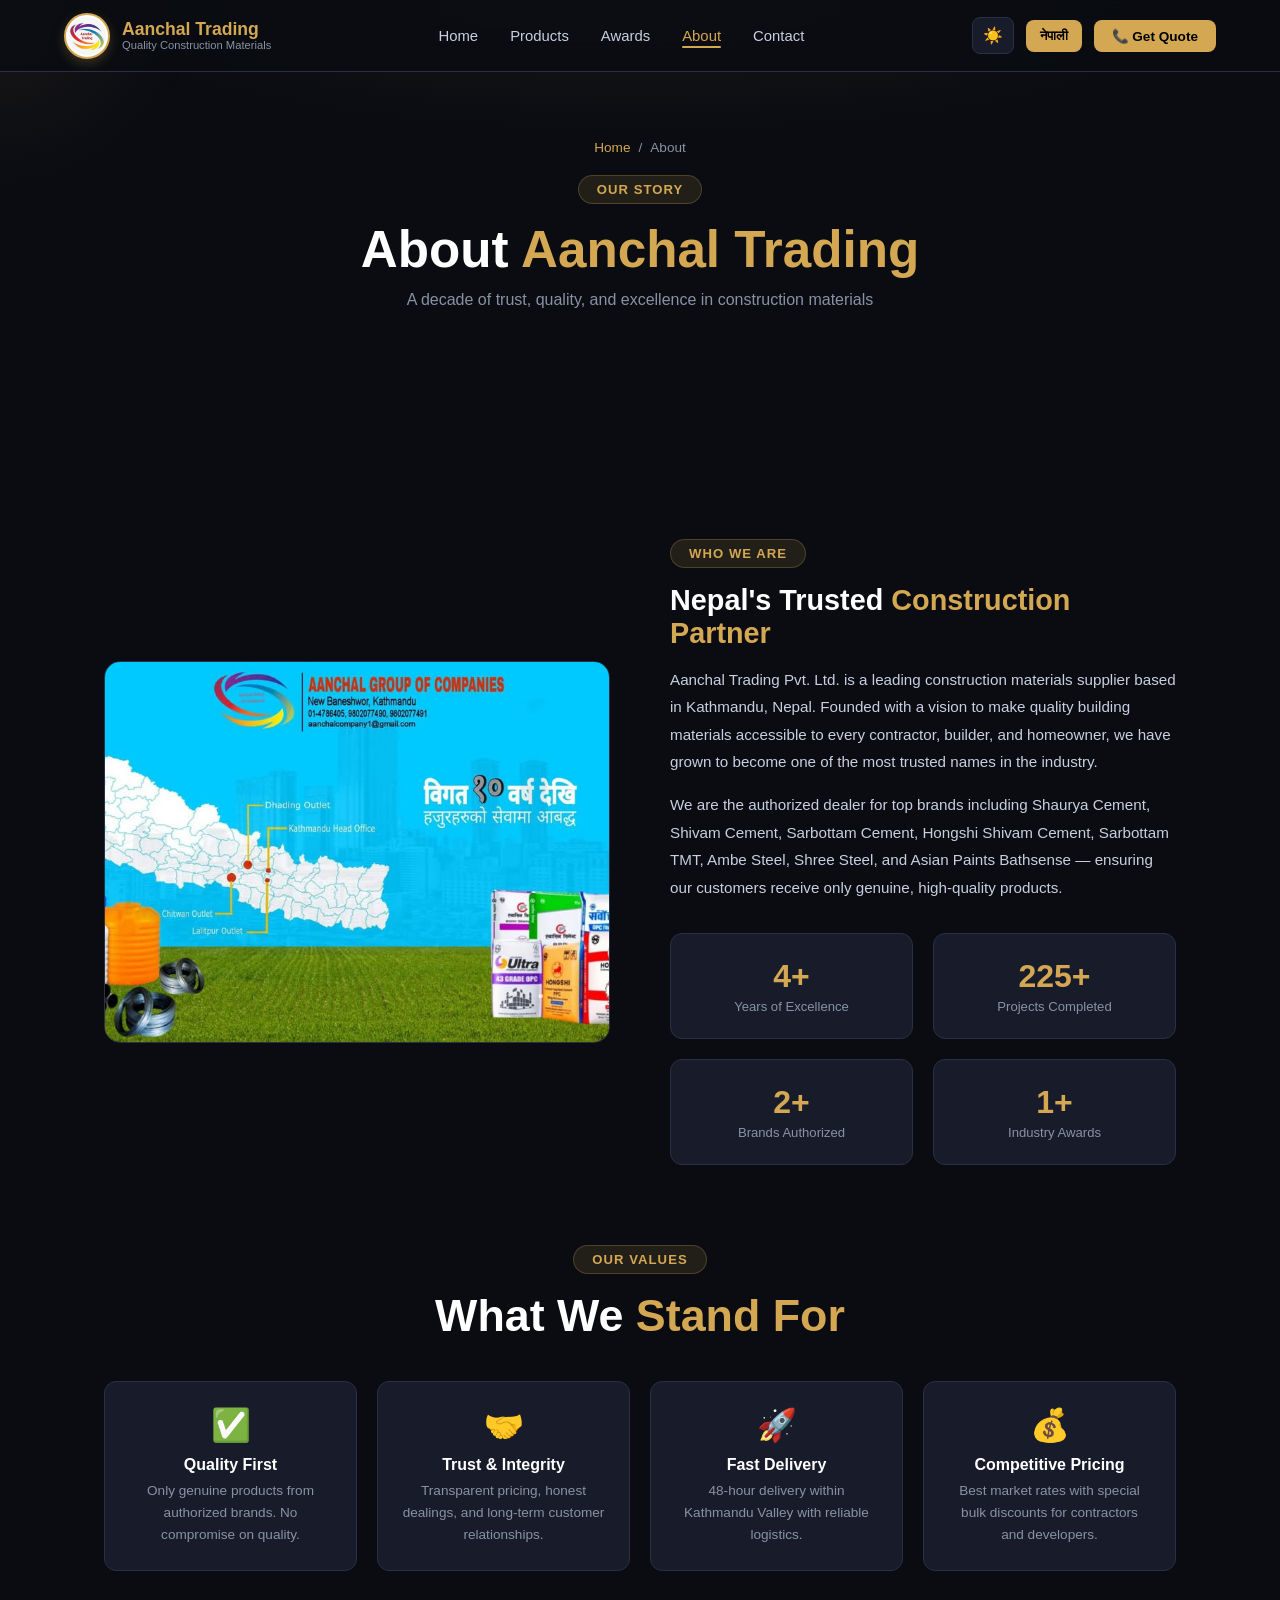
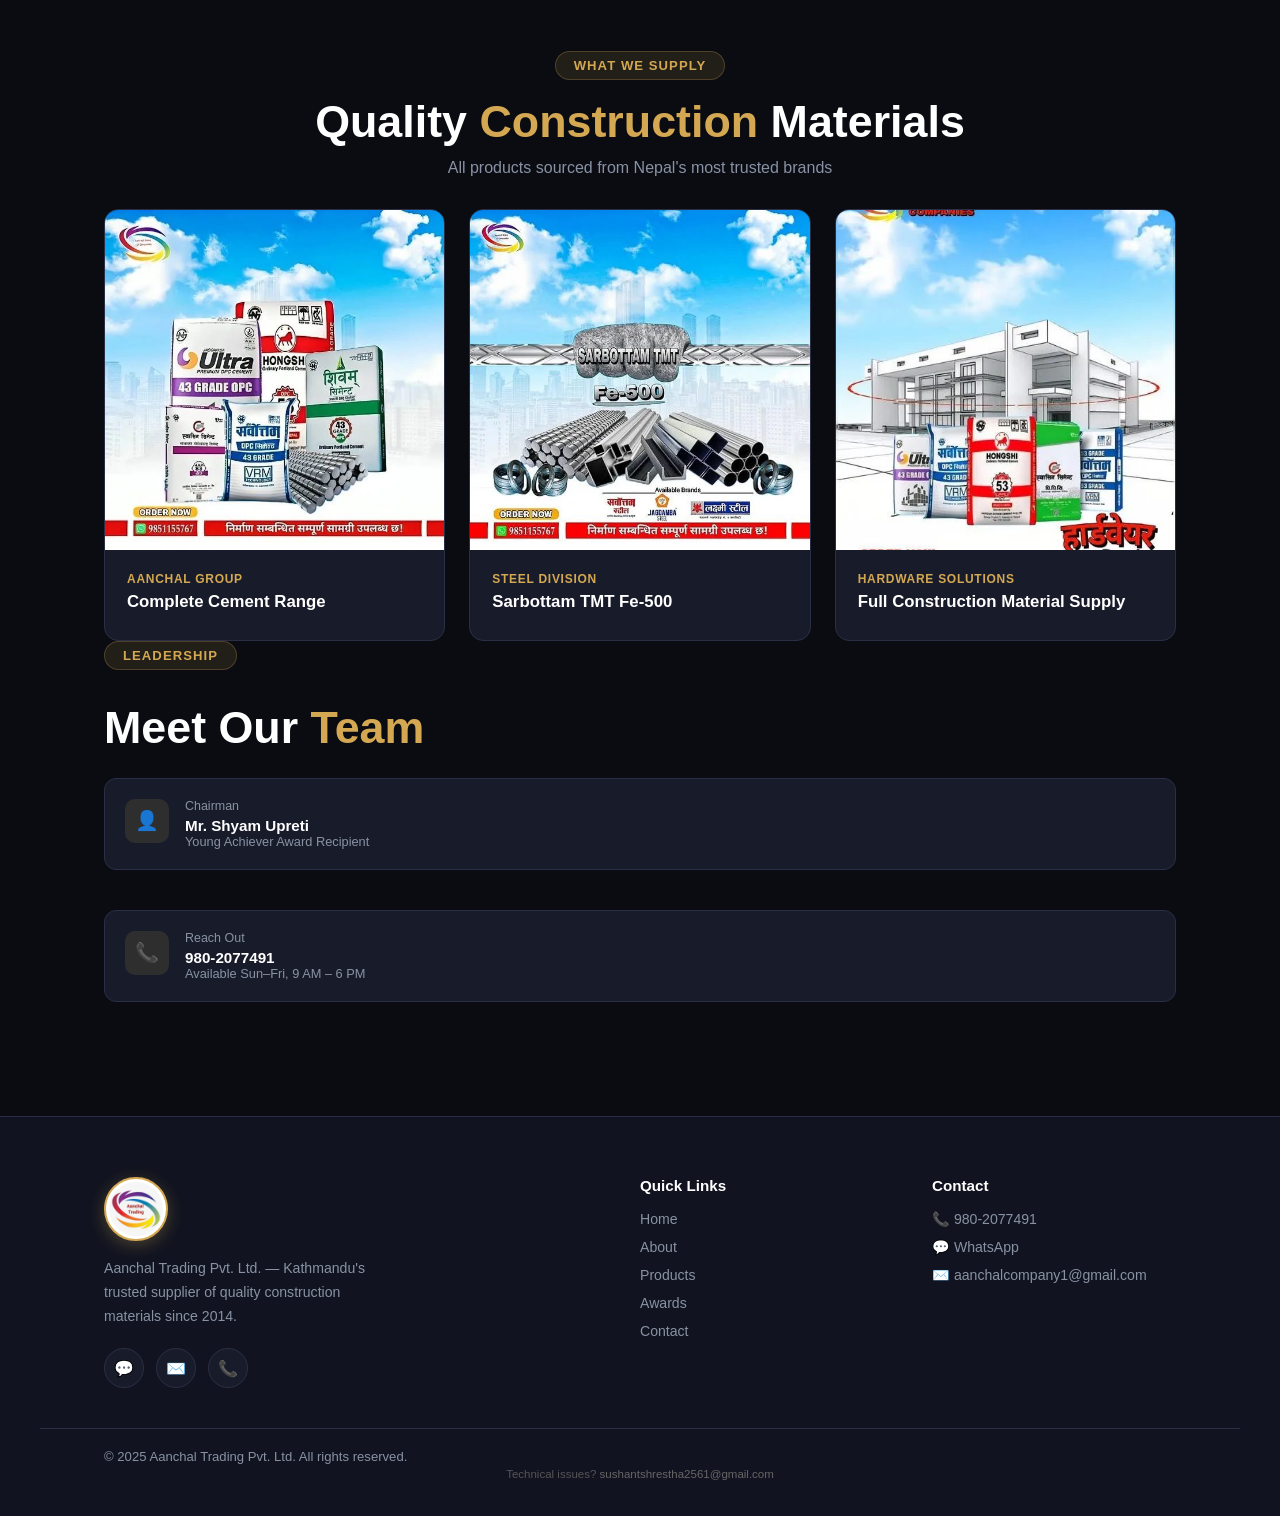
<file: aanchaltrading-main/about.html>
<!DOCTYPE html>
<html lang="en">
<head>
<meta charset="UTF-8"/>
<link rel="icon" type="image/x-icon" href="assets/images/favicon.ico"/>
<link rel="icon" type="image/png" sizes="32x32" href="assets/images/favicon.ico"/>
<link rel="apple-touch-icon" href="assets/images/icon-192.png"/>
<link rel="manifest" href="manifest.json"/>
<title>About Aanchal Trading | Construction Materials Dealer Since 2014 — Kathmandu</title>
<meta name="description" content="Aanchal Trading Pvt. Ltd. has been Kathmandu's trusted construction materials supplier since 2014. Authorized dealer for Shaurya, Shivam, Sarbottam, Hongshi and more."/>
<meta name="keywords" content="aanchal trading about, cement dealer since 2014 kathmandu, authorized cement dealer nepal, shyam upreti aanchal trading, construction material company kathmandu, building material supplier nepal, trusted cement dealer nepal, sankhamul hardware kathmandu"/>
<meta name="author" content="Aanchal Trading Pvt. Ltd."/>
<meta name="robots" content="index, follow, max-snippet:-1, max-image-preview:large, max-video-preview:-1"/>
<link rel="canonical" href="https://www.aanchaltrading.com.np/about.html"/>

<!-- Open Graph -->
<meta property="og:type" content="website"/>
<meta property="og:site_name" content="Aanchal Trading"/>
<meta property="og:url" content="https://www.aanchaltrading.com.np/about.html"/>
<meta property="og:title" content="About Aanchal Trading — Nepal's Trusted Construction Partner"/>
<meta property="og:description" content="Family-run business since 2014. Authorized dealer of Nepal's top cement and steel brands. Located at Sankhamul, Kathmandu."/>
<meta property="og:image" content="https://www.aanchaltrading.com.np/assets/images/banner_cement_opt.jpg"/>
<meta property="og:image:width" content="1200"/>
<meta property="og:image:height" content="630"/>
<meta property="og:locale" content="en_NP"/>
<meta property="og:locale:alternate" content="ne_NP"/>

<!-- Twitter Card -->
<meta name="twitter:card" content="summary_large_image"/>
<meta name="twitter:title" content="About Aanchal Trading — Nepal's Trusted Construction Partner"/>
<meta name="twitter:description" content="Family-run business since 2014. Authorized dealer of Nepal's top cement and steel brands. Located at Sankhamul, Kathmandu."/>
<meta name="twitter:image" content="https://www.aanchaltrading.com.np/assets/images/banner_cement_opt.jpg"/>

<!-- Geo -->
<meta name="geo.region" content="NP-BA"/>
<meta name="geo.placename" content="Kathmandu"/>
<meta name="geo.position" content="27.6842;85.3240"/>
<meta name="ICBM" content="27.6842, 85.3240"/>

<!-- JSON-LD Structured Data -->
<script type="application/ld+json">
[
  {
    "@context": "https://schema.org",
    "@type": "AboutPage",
    "url": "https://www.aanchaltrading.com.np/about.html",
    "name": "About Aanchal Trading",
    "description": "Aanchal Trading Pvt. Ltd. — Kathmandu trusted construction materials supplier since 2014.",
    "breadcrumb": {
      "@type": "BreadcrumbList",
      "itemListElement": [
        {
          "@type": "ListItem",
          "position": 1,
          "name": "Home",
          "item": "https://www.aanchaltrading.com.np"
        },
        {
          "@type": "ListItem",
          "position": 2,
          "name": "About",
          "item": "https://www.aanchaltrading.com.np/about.html"
        }
      ]
    }
  },
  {
    "@context": "https://schema.org",
    "@type": "Organization",
    "@id": "https://www.aanchaltrading.com.np/#org",
    "name": "Aanchal Trading Pvt. Ltd.",
    "legalName": "Aanchal Trading Private Limited",
    "foundingDate": "2014",
    "award": [
      "Young Achiever Award",
      "Hongshi Best Dealer Award",
      "Sarbottam Dealer Award",
      "NCMBA Award"
    ],
    "slogan": "Quality Construction Materials Since 2014"
  }
]
</script>
<meta name="referrer" content="strict-origin-when-cross-origin"/>
<meta http-equiv="Content-Security-Policy"
  content="default-src 'self';
           script-src 'self' https://cdnjs.cloudflare.com;
           style-src  'self' 'unsafe-inline' https://fonts.googleapis.com https://cdnjs.cloudflare.com;
           font-src   https://fonts.gstatic.com https://cdnjs.cloudflare.com;
           img-src    'self' data:;
           frame-src  https://maps.google.com https://www.google.com;
           connect-src 'none'">
<meta name="viewport" content="width=device-width,initial-scale=1"/>

<link rel="preconnect" href="https://fonts.googleapis.com"/>
<link rel="preconnect" href="https://fonts.gstatic.com" crossorigin/>
<link href="https://fonts.googleapis.com/css2?family=Inter:wght@400;500;600;700;800;900&display=swap" rel="stylesheet"/>
<link rel="stylesheet"
  href="https://cdnjs.cloudflare.com/ajax/libs/font-awesome/6.5.0/css/all.min.css"
  integrity="sha512-Avb2QiuDEEvB4bZJYdab/DfTUBaWKIZMVyUMWxGP+SXqHJWnaGFhABRSZFBLb+FWf2BFT8KtjzGKOl09LXQA=="
  crossorigin="anonymous"
  referrerpolicy="no-referrer"/>
<link rel="stylesheet" href="assets/css/style.css"/>
<style>
.value-grid{display:grid;grid-template-columns:repeat(auto-fill,minmax(220px,1fr));gap:20px;margin-top:40px}
.value-card{background:var(--surface);border:1px solid var(--border);border-radius:12px;padding:24px;text-align:center;transition:all .3s}
.value-card:hover{border-color:rgba(212,168,83,.3);transform:translateY(-4px)}
.value-icon{font-size:2rem;margin-bottom:12px}
.value-title{font-weight:700;color:var(--white);margin-bottom:6px}
.value-desc{font-size:.85rem;color:var(--text2);line-height:1.6}
.timeline{position:relative;padding-left:32px;border-left:2px solid var(--border);margin-top:40px;display:flex;flex-direction:column;gap:32px}
.tl-item{position:relative}
.tl-dot{position:absolute;left:-41px;width:18px;height:18px;border-radius:50%;background:var(--gold);border:3px solid var(--bg);top:4px}
.tl-year{font-size:.8rem;color:var(--gold);font-weight:700;margin-bottom:4px}
.tl-title{font-weight:700;color:var(--white);margin-bottom:4px}
.tl-desc{font-size:.88rem;color:var(--text2);line-height:1.6}
.journey-grid{margin-top:80px;display:grid;grid-template-columns:1fr 1fr;gap:60px;align-items:start}
@media(max-width:900px){.journey-grid{grid-template-columns:1fr}}
</style>

<link rel="alternate" hreflang="en" href="https://www.aanchaltrading.com.np/about.html"/>
<link rel="alternate" hreflang="ne" href="https://www.aanchaltrading.com.np/about.html"/>
<link rel="alternate" hreflang="x-default" href="https://www.aanchaltrading.com.np/about.html"/>
<link rel="preload" as="image" href="assets/images/aanchal_logo_new.png"/>
<!-- SEO: Geographic & Language targeting -->
<meta name="geo.region" content="NP-BA"/>
<meta name="geo.placename" content="Kathmandu, Nepal"/>
<meta name="geo.position" content="27.6842;85.3240"/>
<meta name="ICBM" content="27.6842, 85.3240"/>
<meta name="language" content="en-NP"/>
<meta name="coverage" content="Nepal"/>
<meta name="distribution" content="local"/>
<meta name="rating" content="General"/>
<meta name="revisit-after" content="7 days"/>
<!-- SEO: Mobile & PWA -->
<meta name="theme-color" content="#d4a853"/>
<meta name="mobile-web-app-capable" content="yes"/>
<meta name="apple-mobile-web-app-capable" content="yes"/>
<meta name="apple-mobile-web-app-status-bar-style" content="black-translucent"/>
<meta name="apple-mobile-web-app-title" content="Aanchal Trading"/>
<meta name="application-name" content="Aanchal Trading"/>
<meta name="format-detection" content="telephone=no"/>
<!-- SEO: OG extras -->
<meta property="og:locale" content="en_NP"/>
<meta property="og:locale:alternate" content="ne_NP"/>
<meta property="business:contact_data:locality" content="Kathmandu"/>
<meta property="business:contact_data:region" content="Bagmati Province"/>
<meta property="business:contact_data:country_name" content="Nepal"/>
<meta property="business:contact_data:phone_number" content="+977-9802077491"/>
<meta property="business:contact_data:email" content="aanchalcompany1@gmail.com"/>
<meta property="business:contact_data:street_address" content="Sankhamul, Shree Nagar Marg"/>
<!-- SEO: Twitter extras -->
<meta name="twitter:site" content="@aanchaltrading"/>
<meta name="twitter:creator" content="@aanchaltrading"/>
<!-- SEO: Category & classification -->
<meta name="category" content="Construction Materials, Building Supply, Hardware"/>
<meta name="classification" content="Business, Construction, Nepal"/>
<meta name="subject" content="Cement and Steel Construction Materials Supplier Kathmandu Nepal"/>
<!-- SEO: Indexing hints -->
<meta name="googlebot" content="index, follow, max-snippet:-1, max-image-preview:large"/>
<meta name="bingbot" content="index, follow"/>
<!-- SEO: Page speed hints -->
<link rel="dns-prefetch" href="//fonts.googleapis.com"/>
<link rel="dns-prefetch" href="//cdnjs.cloudflare.com"/>
<link rel="dns-prefetch" href="//www.google.com"/>
</head>
<body>
<div class="cursor-glow"></div>
<nav>
  <div class="nav-inner">
    <a href="index.html" class="nav-logo">
      <img src="assets/images/aanchal_logo_new.png" alt="Aanchal Trading Logo"/>
      <div class="nav-logo-text">
        <span class="brand-en" data-en>Aanchal Trading</span>
        <span class="brand-en" data-np>आंचल ट्रेडिङ</span>
        <span class="brand-np" data-en>Quality Construction Materials</span>
        <span class="brand-np" data-np>गुणस्तरीय निर्माण सामग्री</span>
      </div>
    </a>
    <ul class="nav-links">
      <li><a href="index.html"><span data-en>Home</span><span data-np>गृह</span></a></li>
      <li><a href="products.html"><span data-en>Products</span><span data-np>उत्पादनहरू</span></a></li>
      <li><a href="awards.html"><span data-en>Awards</span><span data-np>पुरस्कार</span></a></li>
      <li><a href="about.html" class="active"><span data-en>About</span><span data-np>हाम्रो बारे</span></a></li>
      <li><a href="contact.html"><span data-en>Contact</span><span data-np>सम्पर्क</span></a></li>
    </ul>
    <div class="nav-actions">
      <button class="dark-toggle" id="dark-toggle">☀️</button>
      <button class="lang-toggle" id="lang-toggle">नेपाली</button>
      <a href="contact.html" class="nav-cta magnetic"><span data-en>📞 Get Quote</span><span data-np>📞 भाउ लिनुहोस्</span></a>
    </div>
    <div class="hamburger" id="hamburger"><span></span><span></span><span></span></div>
  </div>
</nav>
<div class="mobile-menu" id="mobile-menu">
  <a href="index.html">🏠 <span data-en>Home</span><span data-np>गृह</span></a>
  <a href="products.html">📦 <span data-en>Products</span><span data-np>उत्पादनहरू</span></a>
  <a href="awards.html">🏆 <span data-en>Awards</span><span data-np>पुरस्कार</span></a>
  <a href="about.html">🏢 <span data-en>About</span><span data-np>हाम्रो बारे</span></a>
  <a href="contact.html">📞 <span data-en>Contact</span><span data-np>सम्पर्क</span></a>
</div>

<div class="page-hero">
  <div class="breadcrumb"><a href="index.html"><span data-en>Home</span><span data-np>गृह</span></a> / <span data-en>About</span><span data-np>हाम्रो बारे</span></div>
  <span class="section-tag"><span data-en>Our Story</span><span data-np>हाम्रो कथा</span></span>
  <h1 class="page-hero-title">
    <span data-en class="block">About <span class="gold">Aanchal Trading</span></span>
    <span data-np class="block"><span class="gold">आंचल ट्रेडिङ</span> बारे</span>
  </h1>
  <p class="page-hero-sub"><span data-en>A decade of trust, quality, and excellence in construction materials</span><span data-np>निर्माण सामग्रीमा एक दशकको विश्वास, गुणस्तर र उत्कृष्टता</span></p>
</div>

<section>
  <div class="section-wrap">

    <div class="about-grid" data-aos="fade-up">
      <div class="about-img">
        <img src="assets/images/map_about.jpg" alt="Aanchal Trading Location Sankhamul Kathmandu Nepal"/>
      </div>
      <div class="about-text">
        <span class="section-tag"><span data-en>Who We Are</span><span data-np>हामी को हौं</span></span>
        <h2><span data-en>Nepal's Trusted <span class="gold">Construction Partner</span></span><span data-np>नेपालको भरपर्दो <span class="gold">निर्माण साझेदार</span></span></h2>
        <p style="margin-top:16px">
          <span data-en>Aanchal Trading Pvt. Ltd. is a leading construction materials supplier based in Kathmandu, Nepal. Founded with a vision to make quality building materials accessible to every contractor, builder, and homeowner, we have grown to become one of the most trusted names in the industry.</span>
          <span data-np>आंचल ट्रेडिङ प्रा.लि. काठमाडौं, नेपालमा स्थित एक अग्रणी निर्माण सामग्री आपूर्तिकर्ता हो। प्रत्येक ठेकेदार, निर्माणकर्ता र घरमालिकलाई गुणस्तरीय निर्माण सामग्री उपलब्ध गराउने दृष्टिकोणसहित स्थापित, हामी उद्योगमा सबैभन्दा भरपर्दो नाममध्ये एक बनिसकेका छौं।</span>
        </p>
        <p>
          <span data-en>We are the authorized dealer for top brands including Shaurya Cement, Shivam Cement, Sarbottam Cement, Hongshi Shivam Cement, Sarbottam TMT, Ambe Steel, Shree Steel, and Asian Paints Bathsense — ensuring our customers receive only genuine, high-quality products.</span>
          <span data-np>हामी शौर्य सिमेन्ट, शिवम सिमेन्ट, सर्वोत्तम सिमेन्ट, होङशी सिभ्याम सिमेन्ट, सर्वोत्तम टीएमटी, अम्बे स्टिल, श्री स्टिल र एसियन पेन्ट्स बाथसेन्स लगायतका शीर्ष ब्राण्डहरूका अधिकृत डिलर हौं — जसले हाम्रा ग्राहकहरूले वास्तविक, उच्च गुणस्तरीय उत्पादन मात्र प्राप्त गर्ने सुनिश्चित गर्छ।</span>
        </p>
        <div class="about-stats">
          <div class="ab-stat" data-aos="zoom-in">
            <div class="ab-stat-num" data-target="10" data-suffix="+">10+</div>
            <div class="ab-stat-label"><span data-en>Years of Excellence</span><span data-np>वर्षको उत्कृष्टता</span></div>
          </div>
          <div class="ab-stat" data-aos="zoom-in" data-aos-delay="100">
            <div class="ab-stat-num" data-target="500" data-suffix="+">500+</div>
            <div class="ab-stat-label"><span data-en>Projects Completed</span><span data-np>पूर्ण परियोजनाहरू</span></div>
          </div>
          <div class="ab-stat" data-aos="zoom-in" data-aos-delay="200">
            <div class="ab-stat-num">6+</div>
            <div class="ab-stat-label"><span data-en>Brands Authorized</span><span data-np>अधिकृत ब्राण्डहरू</span></div>
          </div>
          <div class="ab-stat" data-aos="zoom-in" data-aos-delay="300">
            <div class="ab-stat-num">4+</div>
            <div class="ab-stat-label"><span data-en>Industry Awards</span><span data-np>उद्योग पुरस्कारहरू</span></div>
          </div>
        </div>
      </div>
    </div>

    <!-- Values -->
    <div style="margin-top:80px;text-align:center" data-aos="fade-up">
      <span class="section-tag"><span data-en>Our Values</span><span data-np>हाम्रा मूल्यहरू</span></span>
      <h2 class="section-title">
        <span data-en class="block">What We <span class="gold">Stand For</span></span>
        <span data-np class="block">हामी के <span class="gold">विश्वास गर्छौं</span></span>
      </h2>
    </div>
    <div class="value-grid">
      <div class="value-card" data-aos="fade-up" data-aos-delay="0">
        <div class="value-icon">✅</div>
        <div class="value-title"><span data-en>Quality First</span><span data-np>गुणस्तर पहिले</span></div>
        <div class="value-desc"><span data-en>Only genuine products from authorized brands. No compromise on quality.</span><span data-np>अधिकृत ब्राण्डहरूबाट मात्र वास्तविक उत्पादनहरू। गुणस्तरमा कुनै सम्झौता छैन।</span></div>
      </div>
      <div class="value-card" data-aos="fade-up" data-aos-delay="80">
        <div class="value-icon">🤝</div>
        <div class="value-title"><span data-en>Trust & Integrity</span><span data-np>विश्वास र इमानदारी</span></div>
        <div class="value-desc"><span data-en>Transparent pricing, honest dealings, and long-term customer relationships.</span><span data-np>पारदर्शी मूल्य, इमानदार व्यवहार र दीर्घकालीन ग्राहक सम्बन्ध।</span></div>
      </div>
      <div class="value-card" data-aos="fade-up" data-aos-delay="160">
        <div class="value-icon">🚀</div>
        <div class="value-title"><span data-en>Fast Delivery</span><span data-np>छिटो डेलिभरी</span></div>
        <div class="value-desc"><span data-en>48-hour delivery within Kathmandu Valley with reliable logistics.</span><span data-np>भरपर्दो लजिस्टिकसहित काठमाडौं उपत्यकाभित्र ४८ घण्टामा डेलिभरी।</span></div>
      </div>
      <div class="value-card" data-aos="fade-up" data-aos-delay="240">
        <div class="value-icon">💰</div>
        <div class="value-title"><span data-en>Competitive Pricing</span><span data-np>प्रतिस्पर्धी मूल्य</span></div>
        <div class="value-desc"><span data-en>Best market rates with special bulk discounts for contractors and developers.</span><span data-np>ठेकेदार र विकासकर्ताका लागि विशेष थोक छुट सहित उत्तम बजार दर।</span></div>
      </div>
    </div>

    <!-- Quality Construction Materials Showcase -->
    <div style="margin-top:80px;text-align:center" data-aos="fade-up">
      <span class="section-tag"><span data-en>What We Supply</span><span data-np>हामी के आपूर्ति गर्छौं</span></span>
      <h2 class="section-title">
        <span data-en class="block">Quality <span class="gold">Construction</span> Materials</span>
        <span data-np class="block">गुणस्तरीय <span class="gold">निर्माण</span> सामग्री</span>
      </h2>
      <p class="section-sub mt-8"><span data-en>All products sourced from Nepal's most trusted brands</span><span data-np>नेपालका सबैभन्दा भरपर्दो ब्राण्डहरूबाट आपूर्ति</span></p>
    </div>
    <div style="display:grid;grid-template-columns:repeat(auto-fit,minmax(280px,1fr));gap:24px;margin-top:32px">
      <div class="award-card" data-aos="zoom-in" data-aos-delay="0">
        <div class="award-img" style="height:340px;background:#fff"><img src="assets/images/banner_cement_opt.jpg" alt="PPC OPC Cement Range Kathmandu Nepal"/></div>
        <div class="award-info">
          <div class="award-org"><span data-en>AANCHAL GROUP</span><span data-np>आंचल समूह</span></div>
          <div class="award-title"><span data-en>Complete Cement Range</span><span data-np>पूर्ण सिमेन्ट दायरा</span></div>
        </div>
      </div>
      <div class="award-card" data-aos="zoom-in" data-aos-delay="100">
        <div class="award-img" style="height:340px;background:#fff"><img src="assets/images/banner_tmt_opt.jpg" alt="Sarbottam TMT Fe-500 Steel Bar Nepal"/></div>
        <div class="award-info">
          <div class="award-org"><span data-en>STEEL DIVISION</span><span data-np>स्टील विभाग</span></div>
          <div class="award-title">Sarbottam TMT Fe-500</div>
        </div>
      </div>
      <div class="award-card" data-aos="zoom-in" data-aos-delay="200">
        <div class="award-img" style="height:340px;background:#fff"><img src="assets/images/banner_storefront_opt.jpg" alt="Aanchal Trading Hardware Store Sankhamul Kathmandu"/></div>
        <div class="award-info">
          <div class="award-org"><span data-en>HARDWARE SOLUTIONS</span><span data-np>हार्डवेयर समाधान</span></div>
          <div class="award-title"><span data-en>Full Construction Material Supply</span><span data-np>सम्पूर्ण निर्माण सामग्री आपूर्ति</span></div>
        </div>
      </div>
    </div>

    <!-- Leadership -->
    <div data-aos="fade-up">
      <div>
        <span class="section-tag"><span data-en>Leadership</span><span data-np>नेतृत्व</span></span>
        <h2 class="section-title mt-16">
          <span data-en class="block">Meet Our <span class="gold">Team</span></span>
          <span data-np class="block">हाम्रो <span class="gold">टिम</span></span>
        </h2>
        <div style="display:flex;flex-direction:column;gap:16px;margin-top:24px">
          <div class="contact-item">
            <div class="c-icon">👤</div>
            <div>
              <div class="c-label"><span data-en>Chairman</span><span data-np>अध्यक्ष</span></div>
              <div class="c-value">Mr. Shyam Upreti <span data-np>(श्री श्याम उप्रेती)</span></div>
              <div style="font-size:.8rem;color:var(--text2)"><span data-en>Young Achiever Award Recipient</span><span data-np>युवा उपलब्धकर्ता पुरस्कार प्राप्तकर्ता</span></div>
            </div>
          </div>
          <div class="contact-item">
            <div class="c-icon">📞</div>
            <div>
              <div class="c-label"><span data-en>Reach Out</span><span data-np>सम्पर्क गर्नुहोस्</span></div>
              <div class="c-value"><a href="tel:+9779802077491" style="color:inherit">980-2077491</a></div>
              <div style="font-size:.8rem;color:var(--text2)"><span data-en>Available Sun–Fri, 9 AM – 6 PM</span><span data-np>आइत–शुक्र, बिहान ९ – साँझ ६ बजेसम्म</span></div>
            </div>
          </div>
        </div>
      </div>
    </div>
  </div>
</section>

<footer>
  <div class="footer-inner">
    <div class="footer-brand">
      <img src="assets/images/aanchal_logo_new.png" alt="Aanchal Trading"/>
      <p><span data-en>Aanchal Trading Pvt. Ltd. — Kathmandu's trusted supplier of quality construction materials since 2014.</span><span data-np>आंचल ट्रेडिङ प्रा.लि. — २०१४ देखि काठमाडौंको भरपर्दो निर्माण सामग्री आपूर्तिकर्ता।</span></p>
      <div class="footer-social">
        <a href="https://wa.me/9779802077491" target="_blank" rel="noopener noreferrer">💬</a>
        <a href="https://mail.google.com/mail/?view=cm&fs=1&to=aanchalcompany1@gmail.com" target="_blank" rel="noopener noreferrer">✉️</a>
        <a href="tel:+9779802077491">📞</a>
      </div>
    </div>
    <div class="footer-col">
      <h4><span data-en>Quick Links</span><span data-np>द्रुत लिंकहरू</span></h4>
      <ul>
        <li><a href="index.html"><span data-en>Home</span><span data-np>गृहपृष्ठ</span></a></li>
        <li><a href="about.html"><span data-en>About</span><span data-np>हाम्रो बारे</span></a></li>
        <li><a href="products.html"><span data-en>Products</span><span data-np>उत्पादनहरू</span></a></li>
        <li><a href="awards.html"><span data-en>Awards</span><span data-np>पुरस्कारहरू</span></a></li>
        <li><a href="contact.html"><span data-en>Contact</span><span data-np>सम्पर्क</span></a></li>
      </ul>
    </div>
    <div class="footer-col">
      <h4><span data-en>Contact</span><span data-np>सम्पर्क</span></h4>
      <ul>
        <li><a href="tel:+9779802077491">📞 980-2077491</a></li>
        <li><a href="https://wa.me/9779802077491" target="_blank" rel="noopener noreferrer">💬 WhatsApp</a></li>
        <li><a href="https://mail.google.com/mail/?view=cm&fs=1&to=aanchalcompany1@gmail.com" target="_blank" rel="noopener noreferrer">✉️ &#97;&#97;&#110;&#99;&#104;&#97;&#108;&#99;&#111;&#109;&#112;&#97;&#110;&#121;&#49;&#64;&#103;&#109;&#97;&#105;&#108;&#46;&#99;&#111;&#109;</a></li>
      </ul>
    </div>
  </div>
  <div class="footer-bottom"><p>© 2025 Aanchal Trading Pvt. Ltd. <span data-en>All rights reserved.</span><span data-np>सर्वाधिकार सुरक्षित।</span></p></div>
  <div style="text-align:center;padding-bottom:12px;"><p style="font-size:0.72rem;color:#555;margin-top:4px;">Technical issues? <a href="mailto:sushantshrestha2561@gmail.com" style="color:#666;text-decoration:none;">sushantshrestha2561@gmail.com</a></p></div>
</footer>

<script src="assets/js/main.min.js"></script>
</body>
</html>
</file>
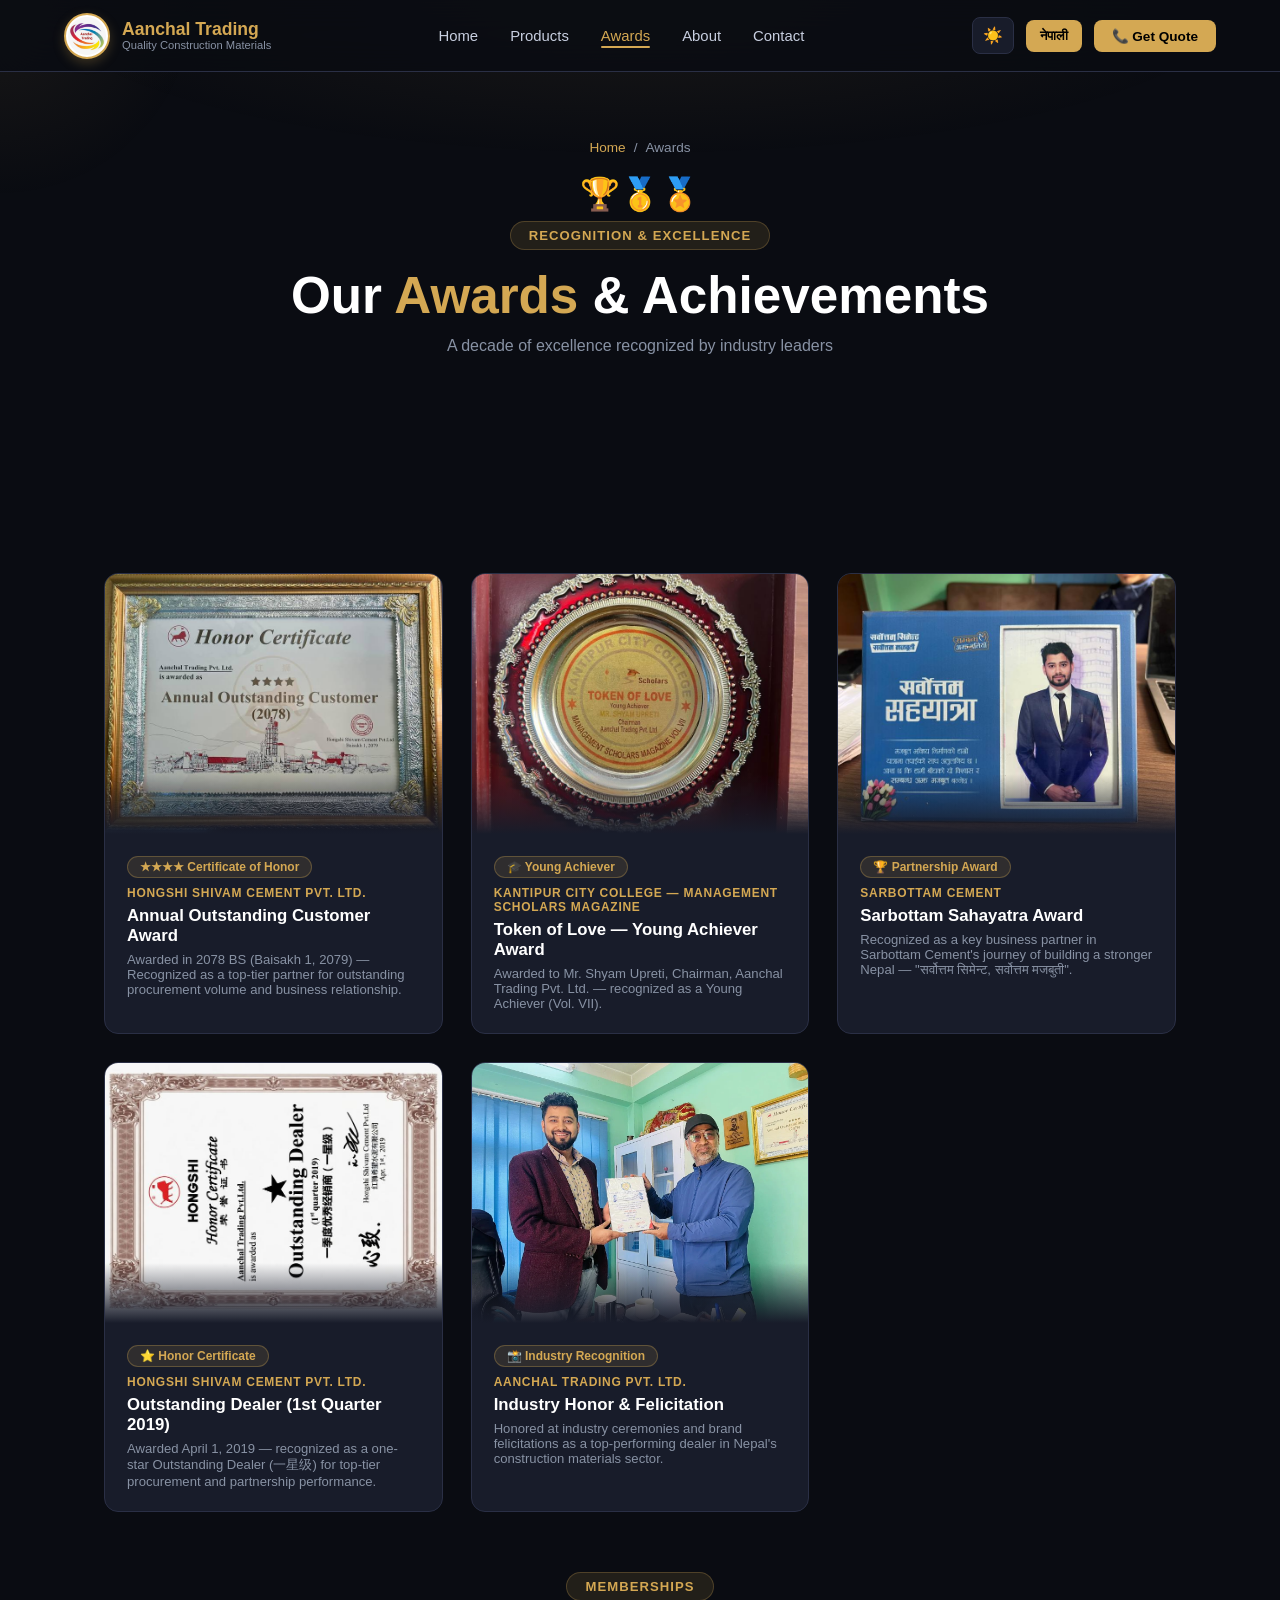
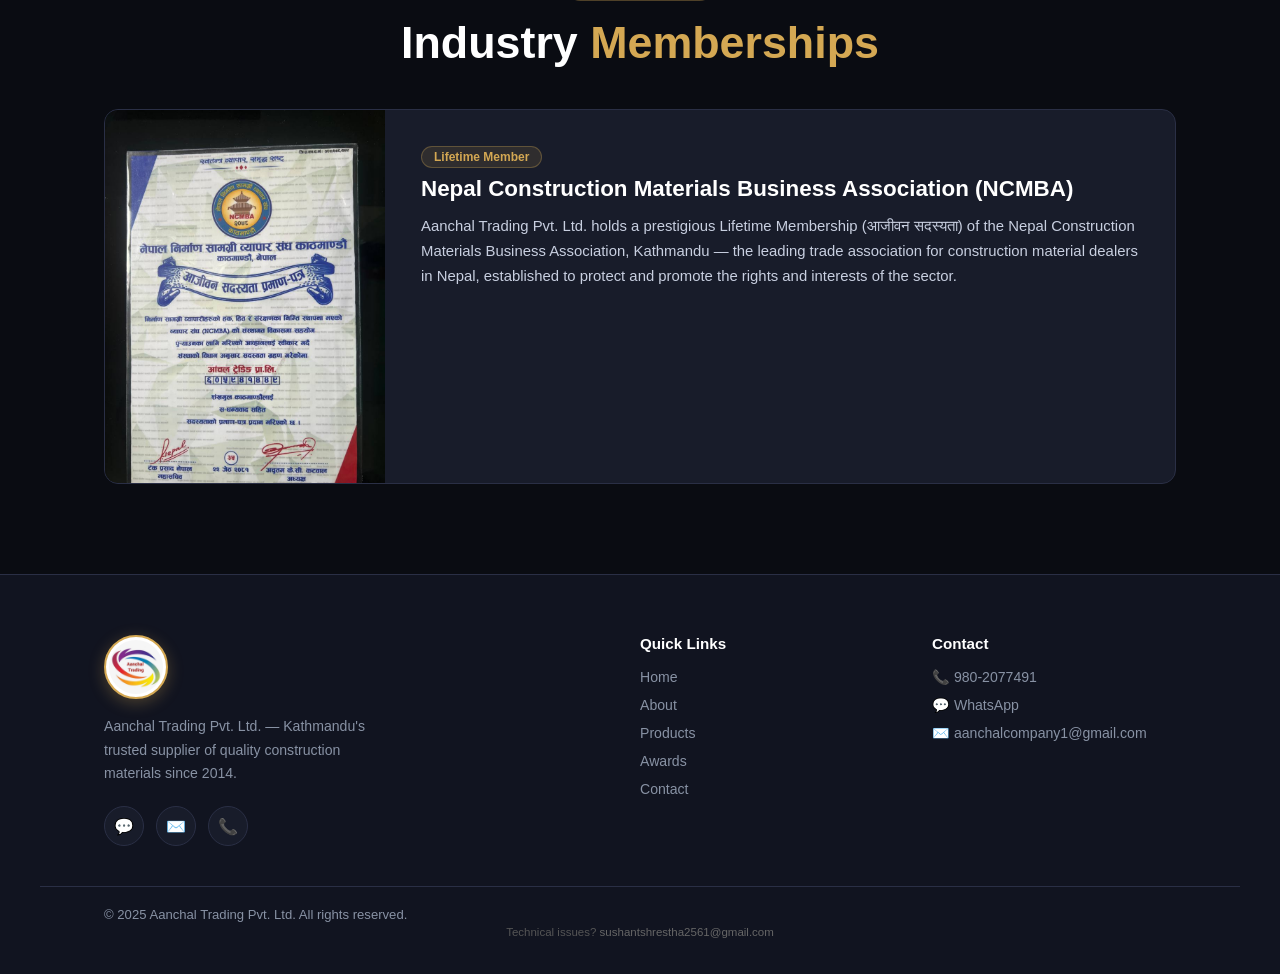
<file: aanchaltrading-main/awards.html>
<!DOCTYPE html>
<html lang="en">
<head>
<meta charset="UTF-8"/>
<link rel="icon" type="image/x-icon" href="assets/images/favicon.ico"/>
<link rel="icon" type="image/png" sizes="32x32" href="assets/images/favicon.ico"/>
<link rel="apple-touch-icon" href="assets/images/icon-192.png"/>
<link rel="manifest" href="manifest.json"/>
<title>Awards & Recognitions | Aanchal Trading — Authorized Dealer Nepal</title>
<meta name="description" content="Aanchal Trading has received multiple dealer awards from Hongshi, Sarbottam and NCMBA. Proof of quality service since 2014 in Kathmandu."/>
<meta name="keywords" content="aanchal trading awards, best cement dealer nepal, hongshi award nepal, sarbottam dealer award, ncmba award nepal, young achiever award nepal, construction material award kathmandu"/>
<meta name="author" content="Aanchal Trading Pvt. Ltd."/>
<meta name="robots" content="index, follow, max-snippet:-1, max-image-preview:large, max-video-preview:-1"/>
<link rel="canonical" href="https://www.aanchaltrading.com.np/awards.html"/>

<!-- Open Graph -->
<meta property="og:type" content="website"/>
<meta property="og:site_name" content="Aanchal Trading"/>
<meta property="og:url" content="https://www.aanchaltrading.com.np/awards.html"/>
<meta property="og:title" content="Award-Winning Construction Materials Dealer | Aanchal Trading"/>
<meta property="og:description" content="Recognized by Hongshi, Sarbottam and NCMBA. Aanchal Trading — Kathmandu's trusted authorized dealer since 2014."/>
<meta property="og:image" content="https://www.aanchaltrading.com.np/assets/images/banner_cement_opt.jpg"/>
<meta property="og:image:width" content="1200"/>
<meta property="og:image:height" content="630"/>
<meta property="og:locale" content="en_NP"/>
<meta property="og:locale:alternate" content="ne_NP"/>

<!-- Twitter Card -->
<meta name="twitter:card" content="summary_large_image"/>
<meta name="twitter:title" content="Award-Winning Construction Materials Dealer | Aanchal Trading"/>
<meta name="twitter:description" content="Recognized by Hongshi, Sarbottam and NCMBA. Aanchal Trading — Kathmandu's trusted authorized dealer since 2014."/>
<meta name="twitter:image" content="https://www.aanchaltrading.com.np/assets/images/banner_cement_opt.jpg"/>

<!-- Geo -->
<meta name="geo.region" content="NP-BA"/>
<meta name="geo.placename" content="Kathmandu"/>
<meta name="geo.position" content="27.6842;85.3240"/>
<meta name="ICBM" content="27.6842, 85.3240"/>

<!-- JSON-LD Structured Data -->
<script type="application/ld+json">
[
  {
    "@context": "https://schema.org",
    "@type": "BreadcrumbList",
    "itemListElement": [
      {
        "@type": "ListItem",
        "position": 1,
        "name": "Home",
        "item": "https://www.aanchaltrading.com.np"
      },
      {
        "@type": "ListItem",
        "position": 2,
        "name": "Awards",
        "item": "https://www.aanchaltrading.com.np/awards.html"
      }
    ]
  }
]
</script>
<meta name="referrer" content="strict-origin-when-cross-origin"/>
<meta http-equiv="Content-Security-Policy"
  content="default-src 'self';
           script-src 'self' https://cdnjs.cloudflare.com;
           style-src  'self' 'unsafe-inline' https://fonts.googleapis.com https://cdnjs.cloudflare.com;
           font-src   https://fonts.gstatic.com https://cdnjs.cloudflare.com;
           img-src    'self' data:;
           frame-src  https://maps.google.com https://www.google.com;
           connect-src 'none'">
<meta name="viewport" content="width=device-width,initial-scale=1"/>

<link rel="preconnect" href="https://fonts.googleapis.com"/>
<link rel="preconnect" href="https://fonts.gstatic.com" crossorigin/>
<link href="https://fonts.googleapis.com/css2?family=Inter:wght@400;500;600;700;800;900&display=swap" rel="stylesheet"/>
<link rel="stylesheet"
  href="https://cdnjs.cloudflare.com/ajax/libs/font-awesome/6.5.0/css/all.min.css"
  integrity="sha512-Avb2QiuDEEvB4bZJYdab/DfTUBaWKIZMVyUMWxGP+SXqHJWnaGFhABRSZFBLb+FWf2BFT8KtjzGKOl09LXQA=="
  crossorigin="anonymous"
  referrerpolicy="no-referrer"/>
<link rel="stylesheet" href="assets/css/style.css"/>
<style>
.trophy-row{display:flex;align-items:center;justify-content:center;gap:12px;margin-bottom:8px;font-size:2rem}
.award-tag{background:rgba(212,168,83,.12);border:1px solid rgba(212,168,83,.3);color:var(--gold);font-size:.75rem;padding:3px 12px;border-radius:20px;font-weight:600;display:inline-block;margin-bottom:8px}
.membership-card{background:var(--surface);border:1px solid var(--border);border-radius:var(--radius);display:grid;grid-template-columns:280px 1fr;overflow:hidden;transition:all .3s}
.membership-card:hover{border-color:rgba(212,168,83,.4);box-shadow:0 16px 48px rgba(212,168,83,.08);transform:translateY(-4px)}
.membership-card img{width:100%;height:100%;object-fit:cover;min-height:260px}
.membership-info{padding:36px}
.membership-info h3{font-size:1.4rem;font-weight:800;color:var(--white);margin-bottom:8px}
.membership-info p{color:var(--text);line-height:1.7;font-size:.93rem}
@media(max-width:700px){.membership-card{grid-template-columns:1fr}.membership-card img{min-height:200px}}
</style>

<link rel="alternate" hreflang="en" href="https://www.aanchaltrading.com.np/awards.html"/>
<link rel="alternate" hreflang="ne" href="https://www.aanchaltrading.com.np/awards.html"/>
<link rel="alternate" hreflang="x-default" href="https://www.aanchaltrading.com.np/awards.html"/>
<link rel="preload" as="image" href="assets/images/aanchal_logo_new.png"/>
<!-- SEO: Geographic & Language targeting -->
<meta name="geo.region" content="NP-BA"/>
<meta name="geo.placename" content="Kathmandu, Nepal"/>
<meta name="geo.position" content="27.6842;85.3240"/>
<meta name="ICBM" content="27.6842, 85.3240"/>
<meta name="language" content="en-NP"/>
<meta name="coverage" content="Nepal"/>
<meta name="distribution" content="local"/>
<meta name="rating" content="General"/>
<meta name="revisit-after" content="7 days"/>
<!-- SEO: Mobile & PWA -->
<meta name="theme-color" content="#d4a853"/>
<meta name="mobile-web-app-capable" content="yes"/>
<meta name="apple-mobile-web-app-capable" content="yes"/>
<meta name="apple-mobile-web-app-status-bar-style" content="black-translucent"/>
<meta name="apple-mobile-web-app-title" content="Aanchal Trading"/>
<meta name="application-name" content="Aanchal Trading"/>
<meta name="format-detection" content="telephone=no"/>
<!-- SEO: OG extras -->
<meta property="og:locale" content="en_NP"/>
<meta property="og:locale:alternate" content="ne_NP"/>
<meta property="business:contact_data:locality" content="Kathmandu"/>
<meta property="business:contact_data:region" content="Bagmati Province"/>
<meta property="business:contact_data:country_name" content="Nepal"/>
<meta property="business:contact_data:phone_number" content="+977-9802077491"/>
<meta property="business:contact_data:email" content="aanchalcompany1@gmail.com"/>
<meta property="business:contact_data:street_address" content="Sankhamul, Shree Nagar Marg"/>
<!-- SEO: Twitter extras -->
<meta name="twitter:site" content="@aanchaltrading"/>
<meta name="twitter:creator" content="@aanchaltrading"/>
<!-- SEO: Category & classification -->
<meta name="category" content="Construction Materials, Building Supply, Hardware"/>
<meta name="classification" content="Business, Construction, Nepal"/>
<meta name="subject" content="Cement and Steel Construction Materials Supplier Kathmandu Nepal"/>
<!-- SEO: Indexing hints -->
<meta name="googlebot" content="index, follow, max-snippet:-1, max-image-preview:large"/>
<meta name="bingbot" content="index, follow"/>
<!-- SEO: Page speed hints -->
<link rel="dns-prefetch" href="//fonts.googleapis.com"/>
<link rel="dns-prefetch" href="//cdnjs.cloudflare.com"/>
<link rel="dns-prefetch" href="//www.google.com"/>
</head>
<body>
<div class="cursor-glow"></div>
<nav>
  <div class="nav-inner">
    <a href="index.html" class="nav-logo">
      <img src="assets/images/aanchal_logo_new.png" alt="Aanchal Trading Logo"/>
      <div class="nav-logo-text">
        <span class="brand-en" data-en>Aanchal Trading</span>
        <span class="brand-en" data-np>आंचल ट्रेडिङ</span>
        <span class="brand-np" data-en>Quality Construction Materials</span>
        <span class="brand-np" data-np>गुणस्तरीय निर्माण सामग्री</span>
      </div>
    </a>
    <ul class="nav-links">
      <li><a href="index.html"><span data-en>Home</span><span data-np>गृह</span></a></li>
      <li><a href="products.html"><span data-en>Products</span><span data-np>उत्पादनहरू</span></a></li>
      <li><a href="awards.html" class="active"><span data-en>Awards</span><span data-np>पुरस्कार</span></a></li>
      <li><a href="about.html"><span data-en>About</span><span data-np>हाम्रो बारे</span></a></li>
      <li><a href="contact.html"><span data-en>Contact</span><span data-np>सम्पर्क</span></a></li>
    </ul>
    <div class="nav-actions">
      <button class="dark-toggle" id="dark-toggle">☀️</button>
      <button class="lang-toggle" id="lang-toggle">नेपाली</button>
      <a href="contact.html" class="nav-cta magnetic"><span data-en>📞 Get Quote</span><span data-np>📞 भाउ लिनुहोस्</span></a>
    </div>
    <div class="hamburger" id="hamburger"><span></span><span></span><span></span></div>
  </div>
</nav>
<div class="mobile-menu" id="mobile-menu">
  <a href="index.html">🏠 <span data-en>Home</span><span data-np>गृह</span></a>
  <a href="products.html">📦 <span data-en>Products</span><span data-np>उत्पादनहरू</span></a>
  <a href="awards.html">🏆 <span data-en>Awards</span><span data-np>पुरस्कार</span></a>
  <a href="about.html">🏢 <span data-en>About</span><span data-np>हाम्रो बारे</span></a>
  <a href="contact.html">📞 <span data-en>Contact</span><span data-np>सम्पर्क</span></a>
</div>

<div class="page-hero">
  <div class="breadcrumb"><a href="index.html"><span data-en>Home</span><span data-np>गृह</span></a> / <span data-en>Awards</span><span data-np>पुरस्कारहरू</span></div>
  <div class="trophy-row">🏆🥇🏅</div>
  <span class="section-tag"><span data-en>Recognition & Excellence</span><span data-np>मान्यता र उत्कृष्टता</span></span>
  <h1 class="page-hero-title">
    <span data-en class="block">Our <span class="gold">Awards</span> & Achievements</span>
    <span data-np class="block">हाम्रा <span class="gold">पुरस्कार</span> र उपलब्धिहरू</span>
  </h1>
  <p class="page-hero-sub"><span data-en>A decade of excellence recognized by industry leaders</span><span data-np>उद्योग अग्रणीहरूद्वारा मान्यता प्राप्त एक दशकको उत्कृष्टता</span></p>
</div>

<section>
  <div class="section-wrap">
    <div class="awards-grid">

      <!-- Award 1: Hongshi Outstanding Customer -->
      <div class="award-card" data-aos="fade-up" data-aos-delay="0">
        <div class="award-img">
          <img src="assets/images/award_hongshi.jpeg" alt="Hongshi Shivam Honor Certificate"/>
          <div class="award-glow"></div>
        </div>
        <div class="award-info">
          <span class="award-tag">★★★★ <span data-en>Certificate of Honor</span><span data-np>सम्मान प्रमाणपत्र</span></span>
          <div class="award-org">Hongshi Shivam Cement Pvt. Ltd.</div>
          <div class="award-title"><span data-en>Annual Outstanding Customer Award</span><span data-np>वार्षिक उत्कृष्ट ग्राहक पुरस्कार</span></div>
          <div class="award-year"><span data-en>Awarded in 2078 BS (Baisakh 1, 2079) — Recognized as a top-tier partner for outstanding procurement volume and business relationship.</span><span data-np>२०७८ मा पुरस्कृत — उत्कृष्ट खरिद मात्रा र व्यावसायिक सम्बन्धका लागि मान्यता।</span></div>
        </div>
      </div>

      <!-- Award 2: Token of Love -->
      <div class="award-card" data-aos="fade-up" data-aos-delay="100">
        <div class="award-img">
          <img src="assets/images/award_token.jpeg" alt="Token of Love Award"/>
          <div class="award-glow"></div>
        </div>
        <div class="award-info">
          <span class="award-tag">🎓 <span data-en>Young Achiever</span><span data-np>युवा उपलब्धकर्ता</span></span>
          <div class="award-org">Kantipur City College — Management Scholars Magazine</div>
          <div class="award-title"><span data-en>Token of Love — Young Achiever Award</span><span data-np>टोकन अफ लभ — युवा उपलब्धकर्ता पुरस्कार</span></div>
          <div class="award-year"><span data-en>Awarded to Mr. Shyam Upreti, Chairman, Aanchal Trading Pvt. Ltd. — recognized as a Young Achiever (Vol. VII).</span><span data-np>आंचल ट्रेडिङ प्रा.लिका अध्यक्ष श्री श्याम उप्रेतीलाई युवा उपलब्धकर्ता (खण्ड VII) को रूपमा पुरस्कृत।</span></div>
        </div>
      </div>

      <!-- Award 3: Sarbottam Sahayatra -->
      <div class="award-card" data-aos="fade-up" data-aos-delay="200">
        <div class="award-img">
          <img src="assets/images/award_sarbottam.jpeg" alt="Sarbottam Sahayatra"/>
          <div class="award-glow"></div>
        </div>
        <div class="award-info">
          <span class="award-tag">🏆 <span data-en>Partnership Award</span><span data-np>साझेदारी पुरस्कार</span></span>
          <div class="award-org">Sarbottam Cement</div>
          <div class="award-title"><span data-en>Sarbottam Sahayatra Award</span><span data-np>सर्वोत्तम सहयात्रा पुरस्कार</span></div>
          <div class="award-year"><span data-en>Recognized as a key business partner in Sarbottam Cement's journey of building a stronger Nepal — "सर्वोत्तम सिमेन्ट, सर्वोत्तम मजबुती".</span><span data-np>सर्वोत्तम सिमेन्टको नेपाल बलियो बनाउने यात्रामा प्रमुख व्यापारिक साझेदारको रूपमा मान्यता।</span></div>
        </div>
      </div>

      <!-- Award: Hongshi Outstanding Dealer 2019 -->
      <div class="award-card" data-aos="fade-up" data-aos-delay="250">
        <div class="award-img">
          <img src="assets/images/award_hongshi_2019_opt.jpg" alt="Hongshi Outstanding Dealer 2019"/>
          <div class="award-glow"></div>
        </div>
        <div class="award-info">
          <span class="award-tag">⭐ <span data-en>Honor Certificate</span><span data-np>सम्मान प्रमाणपत्र</span></span>
          <div class="award-org">Hongshi Shivam Cement Pvt. Ltd.</div>
          <div class="award-title"><span data-en>Outstanding Dealer (1st Quarter 2019)</span><span data-np>उत्कृष्ट डिलर (पहिलो त्रैमासिक २०१९)</span></div>
          <div class="award-year"><span data-en>Awarded April 1, 2019 — recognized as a one-star Outstanding Dealer (一星级) for top-tier procurement and partnership performance.</span><span data-np>१ अप्रिल २०१९ मा पुरस्कृत — उत्कृष्ट खरिद र साझेदारीका लागि एक-तारा उत्कृष्ट डिलरको रूपमा मान्यता।</span></div>
        </div>
      </div>

      <!-- Award: Recognition Photo -->
      <div class="award-card" data-aos="fade-up" data-aos-delay="300">
        <div class="award-img">
          <img src="assets/images/award_photo.png" alt="Recognition Ceremony"/>
          <div class="award-glow"></div>
        </div>
        <div class="award-info">
          <span class="award-tag">📸 <span data-en>Industry Recognition</span><span data-np>उद्योग मान्यता</span></span>
          <div class="award-org">Aanchal Trading Pvt. Ltd.</div>
          <div class="award-title"><span data-en>Industry Honor & Felicitation</span><span data-np>उद्योग सम्मान र अभिनन्दन</span></div>
          <div class="award-year"><span data-en>Honored at industry ceremonies and brand felicitations as a top-performing dealer in Nepal's construction materials sector.</span><span data-np>नेपालको निर्माण सामग्री क्षेत्रमा शीर्ष प्रदर्शन गर्ने डिलरको रूपमा उद्योग समारोहमा सम्मानित।</span></div>
        </div>
      </div>

    </div>

    <!-- Membership Section -->
    <div class="memberships" data-aos="fade-up">
      <div style="text-align:center;margin-bottom:40px">
        <span class="section-tag"><span data-en>Memberships</span><span data-np>सदस्यता</span></span>
        <h2 class="section-title">
          <span data-en class="block">Industry <span class="gold">Memberships</span></span>
          <span data-np class="block">उद्योग <span class="gold">सदस्यताहरू</span></span>
        </h2>
      </div>
      <div class="membership-card">
        <img src="assets/images/award_ncmba.jpeg" alt="NCMBA Membership"/>
        <div class="membership-info">
          <span class="award-tag"><span data-en>Lifetime Member</span><span data-np>आजीवन सदस्य</span></span>
          <h3><span data-en>Nepal Construction Materials Business Association (NCMBA)</span><span data-np>नेपाल निर्माण सामग्री व्यापार संघ (NCMBA), काठमाडौं</span></h3>
          <p style="margin-top:12px"><span data-en>Aanchal Trading Pvt. Ltd. holds a prestigious Lifetime Membership (आजीवन सदस्यता) of the Nepal Construction Materials Business Association, Kathmandu — the leading trade association for construction material dealers in Nepal, established to protect and promote the rights and interests of the sector.</span><span data-np>आंचल ट्रेडिङ प्रा.लि.ले नेपाल निर्माण सामग्री व्यापार संघ, काठमाडौंको आजीवन सदस्यता धारण गरेको छ — यो नेपालका निर्माण सामग्री व्यापारीहरूको अग्रणी व्यापार संघ हो जुन क्षेत्रको अधिकार र हितको रक्षा गर्ने उद्देश्यले स्थापना गरिएको हो।</span></p>
        </div>
      </div>
    </div>

  </div>
</section>

<footer>
  <div class="footer-inner">
    <div class="footer-brand">
      <img src="assets/images/aanchal_logo_new.png" alt="Aanchal Trading"/>
      <p><span data-en>Aanchal Trading Pvt. Ltd. — Kathmandu's trusted supplier of quality construction materials since 2014.</span><span data-np>आंचल ट्रेडिङ प्रा.लि. — २०१४ देखि काठमाडौंको भरपर्दो निर्माण सामग्री आपूर्तिकर्ता।</span></p>
      <div class="footer-social">
        <a href="https://wa.me/9779802077491" target="_blank" rel="noopener noreferrer">💬</a>
        <a href="https://mail.google.com/mail/?view=cm&fs=1&to=aanchalcompany1@gmail.com" target="_blank" rel="noopener noreferrer">✉️</a>
        <a href="tel:+9779802077491">📞</a>
      </div>
    </div>
    <div class="footer-col">
      <h4><span data-en>Quick Links</span><span data-np>द्रुत लिंकहरू</span></h4>
      <ul>
        <li><a href="index.html"><span data-en>Home</span><span data-np>गृहपृष्ठ</span></a></li>
        <li><a href="about.html"><span data-en>About</span><span data-np>हाम्रो बारे</span></a></li>
        <li><a href="products.html"><span data-en>Products</span><span data-np>उत्पादनहरू</span></a></li>
        <li><a href="awards.html"><span data-en>Awards</span><span data-np>पुरस्कारहरू</span></a></li>
        <li><a href="contact.html"><span data-en>Contact</span><span data-np>सम्पर्क</span></a></li>
      </ul>
    </div>
    <div class="footer-col">
      <h4><span data-en>Contact</span><span data-np>सम्पर्क</span></h4>
      <ul>
        <li><a href="tel:+9779802077491">📞 980-2077491</a></li>
        <li><a href="https://wa.me/9779802077491" target="_blank" rel="noopener noreferrer">💬 WhatsApp</a></li>
        <li><a href="https://mail.google.com/mail/?view=cm&fs=1&to=aanchalcompany1@gmail.com" target="_blank" rel="noopener noreferrer">✉️ &#97;&#97;&#110;&#99;&#104;&#97;&#108;&#99;&#111;&#109;&#112;&#97;&#110;&#121;&#49;&#64;&#103;&#109;&#97;&#105;&#108;&#46;&#99;&#111;&#109;</a></li>
      </ul>
    </div>
  </div>
  <div class="footer-bottom"><p>© 2025 Aanchal Trading Pvt. Ltd. <span data-en>All rights reserved.</span><span data-np>सर्वाधिकार सुरक्षित।</span></p></div>
  <div style="text-align:center;padding-bottom:12px;"><p style="font-size:0.72rem;color:#555;margin-top:4px;">Technical issues? <a href="mailto:sushantshrestha2561@gmail.com" style="color:#666;text-decoration:none;">sushantshrestha2561@gmail.com</a></p></div>
</footer>

<script src="assets/js/main.min.js"></script>
</body>
</html>
</file>
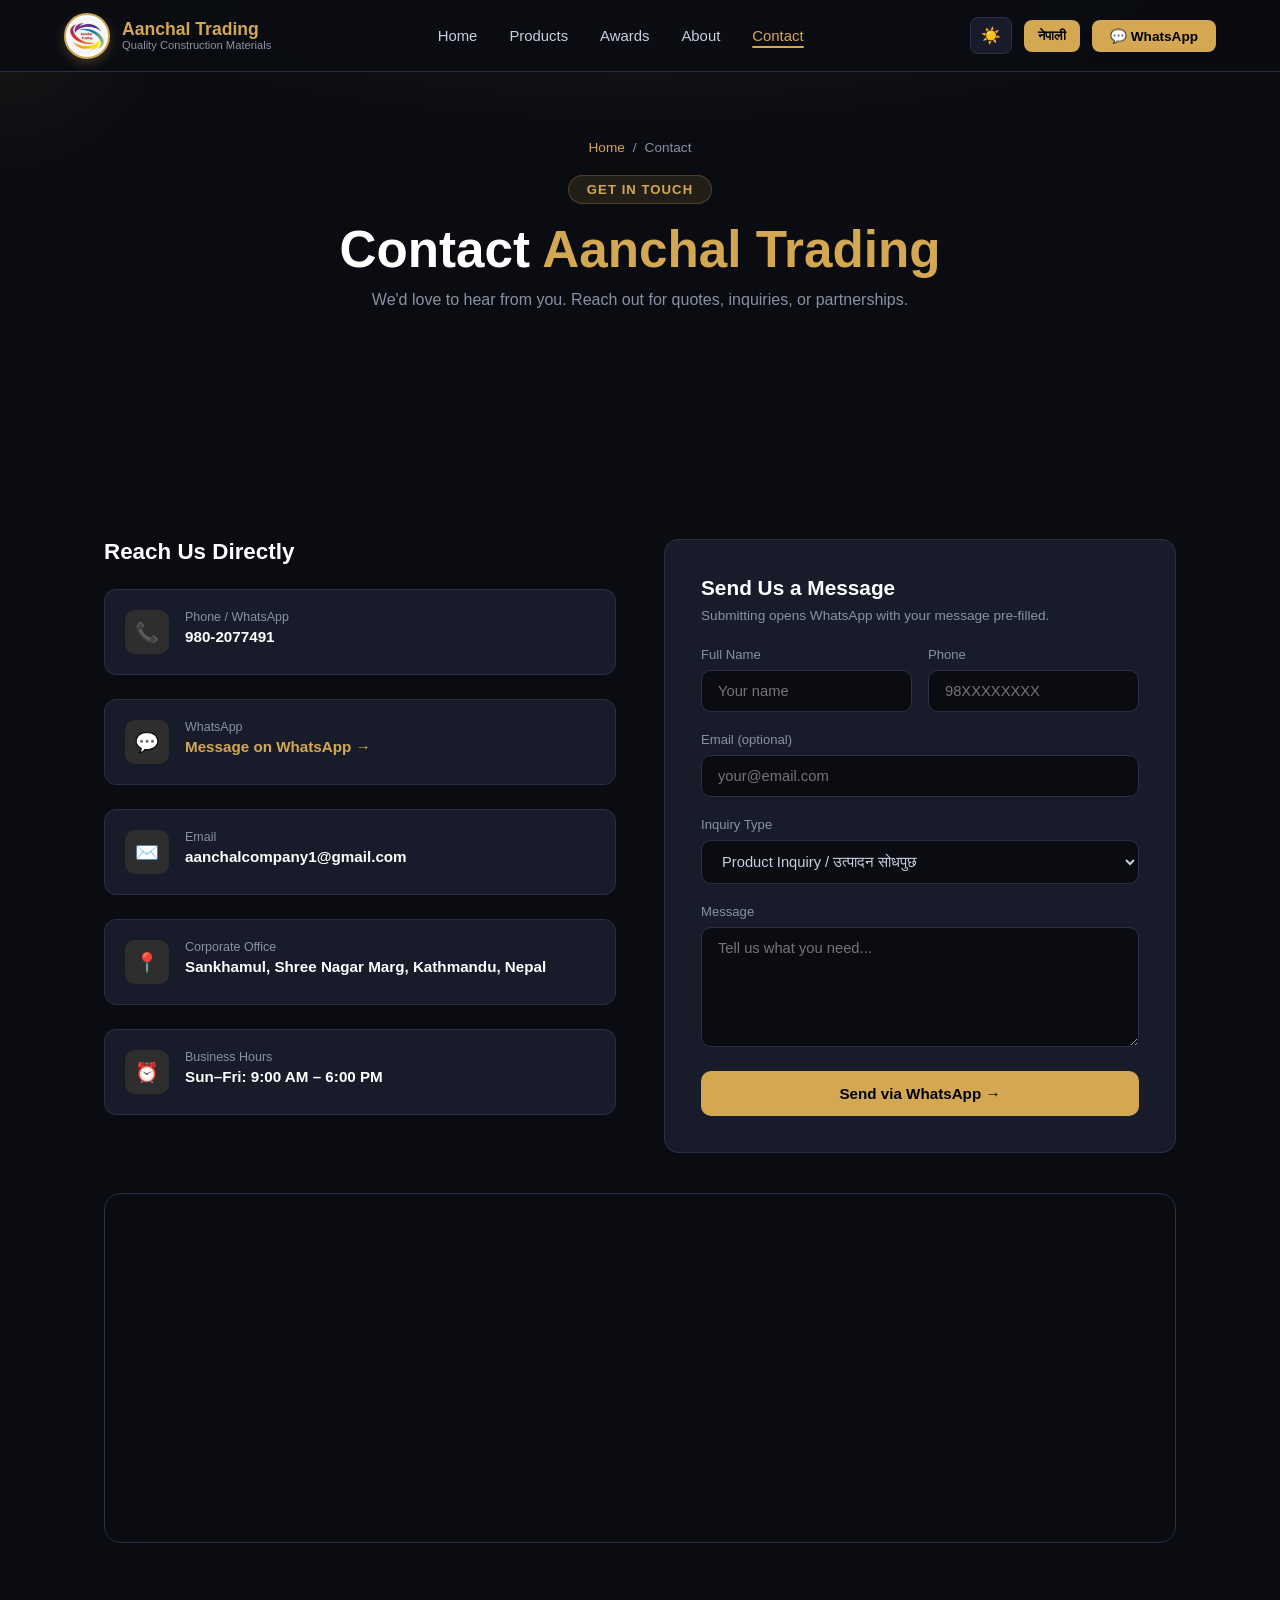
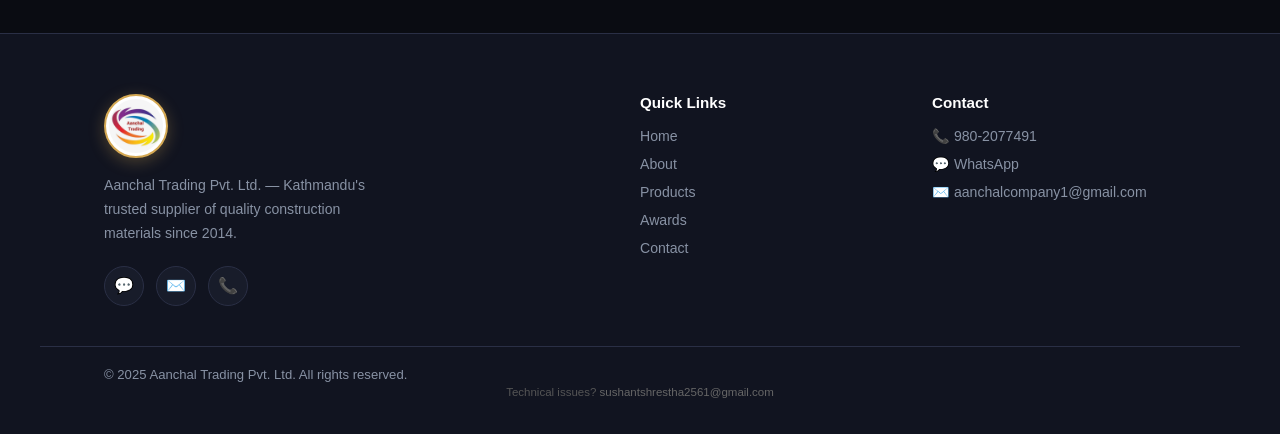
<file: aanchaltrading-main/contact.html>
<!DOCTYPE html>
<html lang="en">
<head>
<meta charset="UTF-8"/>
<link rel="icon" type="image/x-icon" href="assets/images/favicon.ico"/>
<link rel="icon" type="image/png" sizes="32x32" href="assets/images/favicon.ico"/>
<link rel="apple-touch-icon" href="assets/images/icon-192.png"/>
<link rel="manifest" href="manifest.json"/>
<title>Contact Aanchal Trading | Cement & Steel Supplier Kathmandu — Call or WhatsApp</title>
<meta name="description" content="Contact Aanchal Trading Pvt. Ltd. at +977-9802077491. Visit us at Sankhamul, Shree Nagar Marg, Kathmandu. WhatsApp enquiries welcome for cement and steel pricing."/>
<meta name="keywords" content="aanchal trading contact, cement dealer contact kathmandu, sankhamul building materials, construction material shop sankhamul, buy cement online nepal, get cement quote kathmandu, aanchal trading phone number, cement delivery kathmandu, sarbottam tmt contact nepal"/>
<meta name="author" content="Aanchal Trading Pvt. Ltd."/>
<meta name="robots" content="index, follow, max-snippet:-1, max-image-preview:large, max-video-preview:-1"/>
<link rel="canonical" href="https://www.aanchaltrading.com.np/contact.html"/>

<!-- Open Graph -->
<meta property="og:type" content="website"/>
<meta property="og:site_name" content="Aanchal Trading"/>
<meta property="og:url" content="https://www.aanchaltrading.com.np/contact.html"/>
<meta property="og:title" content="Contact Aanchal Trading | Kathmandu Construction Materials"/>
<meta property="og:description" content="Call or WhatsApp +977-9802077491 for cement and TMT steel prices. Located at Sankhamul, Kathmandu. Open Sunday–Friday."/>
<meta property="og:image" content="https://www.aanchaltrading.com.np/assets/images/banner_cement_opt.jpg"/>
<meta property="og:image:width" content="1200"/>
<meta property="og:image:height" content="630"/>
<meta property="og:locale" content="en_NP"/>
<meta property="og:locale:alternate" content="ne_NP"/>

<!-- Twitter Card -->
<meta name="twitter:card" content="summary_large_image"/>
<meta name="twitter:title" content="Contact Aanchal Trading | Kathmandu Construction Materials"/>
<meta name="twitter:description" content="Call or WhatsApp +977-9802077491 for cement and TMT steel prices. Located at Sankhamul, Kathmandu. Open Sunday–Friday."/>
<meta name="twitter:image" content="https://www.aanchaltrading.com.np/assets/images/banner_cement_opt.jpg"/>

<!-- Geo -->
<meta name="geo.region" content="NP-BA"/>
<meta name="geo.placename" content="Kathmandu"/>
<meta name="geo.position" content="27.6842;85.3240"/>
<meta name="ICBM" content="27.6842, 85.3240"/>

<!-- JSON-LD Structured Data -->
<script type="application/ld+json">
[
  {
    "@context": "https://schema.org",
    "@type": "ContactPage",
    "url": "https://www.aanchaltrading.com.np/contact.html",
    "name": "Contact Aanchal Trading",
    "breadcrumb": {
      "@type": "BreadcrumbList",
      "itemListElement": [
        {
          "@type": "ListItem",
          "position": 1,
          "name": "Home",
          "item": "https://www.aanchaltrading.com.np"
        },
        {
          "@type": "ListItem",
          "position": 2,
          "name": "Contact",
          "item": "https://www.aanchaltrading.com.np/contact.html"
        }
      ]
    }
  }
]
</script>
<meta name="referrer" content="strict-origin-when-cross-origin"/>
<meta http-equiv="Content-Security-Policy"
  content="default-src 'self';
           script-src 'self' https://cdnjs.cloudflare.com;
           style-src  'self' 'unsafe-inline' https://fonts.googleapis.com https://cdnjs.cloudflare.com;
           font-src   https://fonts.gstatic.com https://cdnjs.cloudflare.com;
           img-src    'self' data:;
           frame-src  https://maps.google.com https://www.google.com;
           connect-src 'none'">
<meta name="viewport" content="width=device-width,initial-scale=1"/>

<link rel="preconnect" href="https://fonts.googleapis.com"/>
<link rel="preconnect" href="https://fonts.gstatic.com" crossorigin/>
<link href="https://fonts.googleapis.com/css2?family=Inter:wght@400;500;600;700;800;900&display=swap" rel="stylesheet"/>
<link rel="stylesheet"
  href="https://cdnjs.cloudflare.com/ajax/libs/font-awesome/6.5.0/css/all.min.css"
  integrity="sha512-Avb2QiuDEEvB4bZJYdab/DfTUBaWKIZMVyUMWxGP+SXqHJWnaGFhABRSZFBLb+FWf2BFT8KtjzGKOl09LXQA=="
  crossorigin="anonymous"
  referrerpolicy="no-referrer"/>
<link rel="stylesheet" href="assets/css/style.css"/>

<link rel="alternate" hreflang="en" href="https://www.aanchaltrading.com.np/contact.html"/>
<link rel="alternate" hreflang="ne" href="https://www.aanchaltrading.com.np/contact.html"/>
<link rel="alternate" hreflang="x-default" href="https://www.aanchaltrading.com.np/contact.html"/>
<link rel="preload" as="image" href="assets/images/aanchal_logo_new.png"/>
<!-- SEO: Geographic & Language targeting -->
<meta name="geo.region" content="NP-BA"/>
<meta name="geo.placename" content="Kathmandu, Nepal"/>
<meta name="geo.position" content="27.6842;85.3240"/>
<meta name="ICBM" content="27.6842, 85.3240"/>
<meta name="language" content="en-NP"/>
<meta name="coverage" content="Nepal"/>
<meta name="distribution" content="local"/>
<meta name="rating" content="General"/>
<meta name="revisit-after" content="7 days"/>
<!-- SEO: Mobile & PWA -->
<meta name="theme-color" content="#d4a853"/>
<meta name="mobile-web-app-capable" content="yes"/>
<meta name="apple-mobile-web-app-capable" content="yes"/>
<meta name="apple-mobile-web-app-status-bar-style" content="black-translucent"/>
<meta name="apple-mobile-web-app-title" content="Aanchal Trading"/>
<meta name="application-name" content="Aanchal Trading"/>
<meta name="format-detection" content="telephone=no"/>
<!-- SEO: OG extras -->
<meta property="og:locale" content="en_NP"/>
<meta property="og:locale:alternate" content="ne_NP"/>
<meta property="business:contact_data:locality" content="Kathmandu"/>
<meta property="business:contact_data:region" content="Bagmati Province"/>
<meta property="business:contact_data:country_name" content="Nepal"/>
<meta property="business:contact_data:phone_number" content="+977-9802077491"/>
<meta property="business:contact_data:email" content="aanchalcompany1@gmail.com"/>
<meta property="business:contact_data:street_address" content="Sankhamul, Shree Nagar Marg"/>
<!-- SEO: Twitter extras -->
<meta name="twitter:site" content="@aanchaltrading"/>
<meta name="twitter:creator" content="@aanchaltrading"/>
<!-- SEO: Category & classification -->
<meta name="category" content="Construction Materials, Building Supply, Hardware"/>
<meta name="classification" content="Business, Construction, Nepal"/>
<meta name="subject" content="Cement and Steel Construction Materials Supplier Kathmandu Nepal"/>
<!-- SEO: Indexing hints -->
<meta name="googlebot" content="index, follow, max-snippet:-1, max-image-preview:large"/>
<meta name="bingbot" content="index, follow"/>
<!-- SEO: Page speed hints -->
<link rel="dns-prefetch" href="//fonts.googleapis.com"/>
<link rel="dns-prefetch" href="//cdnjs.cloudflare.com"/>
<link rel="dns-prefetch" href="//www.google.com"/>
</head>
<body>
<div class="cursor-glow"></div>
<nav>
  <div class="nav-inner">
    <a href="index.html" class="nav-logo">
      <img src="assets/images/aanchal_logo_new.png" alt="Aanchal Trading Logo"/>
      <div class="nav-logo-text">
        <span class="brand-en" data-en>Aanchal Trading</span>
        <span class="brand-en" data-np>आंचल ट्रेडिङ</span>
        <span class="brand-np" data-en>Quality Construction Materials</span>
        <span class="brand-np" data-np>गुणस्तरीय निर्माण सामग्री</span>
      </div>
    </a>
    <ul class="nav-links">
      <li><a href="index.html"><span data-en>Home</span><span data-np>गृह</span></a></li>
      <li><a href="products.html"><span data-en>Products</span><span data-np>उत्पादनहरू</span></a></li>
      <li><a href="awards.html"><span data-en>Awards</span><span data-np>पुरस्कार</span></a></li>
      <li><a href="about.html"><span data-en>About</span><span data-np>हाम्रो बारे</span></a></li>
      <li><a href="contact.html" class="active"><span data-en>Contact</span><span data-np>सम्पर्क</span></a></li>
    </ul>
    <div class="nav-actions">
      <button class="dark-toggle" id="dark-toggle">☀️</button>
      <button class="lang-toggle" id="lang-toggle">नेपाली</button>
      <a href="https://wa.me/9779802077491" target="_blank" rel="noopener noreferrer" class="nav-cta magnetic">💬 WhatsApp</a>
    </div>
    <div class="hamburger" id="hamburger"><span></span><span></span><span></span></div>
  </div>
</nav>
<div class="mobile-menu" id="mobile-menu">
  <a href="index.html">🏠 <span data-en>Home</span><span data-np>गृह</span></a>
  <a href="products.html">📦 <span data-en>Products</span><span data-np>उत्पादनहरू</span></a>
  <a href="awards.html">🏆 <span data-en>Awards</span><span data-np>पुरस्कार</span></a>
  <a href="about.html">🏢 <span data-en>About</span><span data-np>हाम्रो बारे</span></a>
  <a href="contact.html">📞 <span data-en>Contact</span><span data-np>सम्पर्क</span></a>
</div>

<div class="page-hero">
  <div class="breadcrumb"><a href="index.html"><span data-en>Home</span><span data-np>गृह</span></a> / <span data-en>Contact</span><span data-np>सम्पर्क</span></div>
  <span class="section-tag"><span data-en>Get In Touch</span><span data-np>सम्पर्कमा आउनुहोस्</span></span>
  <h1 class="page-hero-title">
    <span data-en class="block">Contact <span class="gold">Aanchal Trading</span></span>
    <span data-np class="block"><span class="gold">आंचल ट्रेडिङ</span>सँग सम्पर्क</span>
  </h1>
  <p class="page-hero-sub"><span data-en>We'd love to hear from you. Reach out for quotes, inquiries, or partnerships.</span><span data-np>भाउ, सोधपुछ वा साझेदारीका लागि हामीसँग सम्पर्क गर्नुहोस्।</span></p>
</div>

<section>
  <div class="section-wrap">
    <div class="contact-grid" data-aos="fade-up">
      <!-- Contact Info -->
      <div class="contact-info">
        <h3><span data-en>Reach Us Directly</span><span data-np>हामीसँग सिधै सम्पर्क गर्नुहोस्</span></h3>
        <div class="contact-item" data-aos="fade-up" data-aos-delay="0">
          <div class="c-icon">📞</div>
          <div>
            <div class="c-label"><span data-en>Phone / WhatsApp</span><span data-np>फोन / व्हाट्सएप</span></div>
            <div class="c-value"><a href="tel:+9779802077491" style="color:inherit">980-2077491</a></div>
          </div>
        </div>
        <div class="contact-item" data-aos="fade-up" data-aos-delay="80">
          <div class="c-icon">💬</div>
          <div>
            <div class="c-label"><span data-en>WhatsApp</span><span data-np>व्हाट्सएप</span></div>
            <div class="c-value"><a href="https://wa.me/9779802077491" target="_blank" rel="noopener noreferrer" style="color:var(--gold)"><span data-en>Message on WhatsApp →</span><span data-np>व्हाट्सएपमा सन्देश पठाउनुहोस् →</span></a></div>
          </div>
        </div>
        <div class="contact-item" data-aos="fade-up" data-aos-delay="160">
          <div class="c-icon">✉️</div>
          <div>
            <div class="c-label"><span data-en>Email</span><span data-np>इमेल</span></div>
            <div class="c-value"><a href="https://mail.google.com/mail/?view=cm&fs=1&to=aanchalcompany1@gmail.com" target="_blank" rel="noopener noreferrer" style="color:inherit;word-break:break-all">&#97;&#97;&#110;&#99;&#104;&#97;&#108;&#99;&#111;&#109;&#112;&#97;&#110;&#121;&#49;&#64;&#103;&#109;&#97;&#105;&#108;&#46;&#99;&#111;&#109;</a></div>
          </div>
        </div>
        <div class="contact-item" data-aos="fade-up" data-aos-delay="240">
          <div class="c-icon">📍</div>
          <div>
            <div class="c-label"><span data-en>Corporate Office</span><span data-np>कर्पोरेट कार्यालय</span></div>
            <div class="c-value"><a href="https://www.google.com/maps/place/Shandar+Mo:Mo/@27.6834221,85.333482,17z" target="_blank" rel="noopener noreferrer" style="color:inherit"><span data-en>Sankhamul, Shree Nagar Marg, Kathmandu, Nepal</span><span data-np>साँखमुल, श्री नगर मार्ग, काठमाडौं, नेपाल</span></a></div>
          </div>
        </div>
        <div class="contact-item" data-aos="fade-up" data-aos-delay="320">
          <div class="c-icon">⏰</div>
          <div>
            <div class="c-label"><span data-en>Business Hours</span><span data-np>व्यापार समय</span></div>
            <div class="c-value"><span data-en>Sun–Fri: 9:00 AM – 6:00 PM</span><span data-np>आइत–शुक्र: बिहान ९ – साँझ ६</span></div>
          </div>
        </div>
      </div>

      <!-- Contact Form -->
      <div class="contact-form" data-aos="fade-up" data-aos-delay="100">
        <h3 style="color:var(--white);font-size:1.3rem;font-weight:800;margin-bottom:8px"><span data-en>Send Us a Message</span><span data-np>सन्देश पठाउनुहोस्</span></h3>
        <p style="color:var(--text2);font-size:.85rem;margin-bottom:24px"><span data-en>Submitting opens WhatsApp with your message pre-filled.</span><span data-np>पेश गर्दा तपाईंको सन्देश सहित व्हाट्सएप खुल्छ।</span></p>
        <form id="contact-form">
          <div style="display:grid;grid-template-columns:1fr 1fr;gap:16px">
            <div class="form-group">
              <label><span data-en>Full Name</span><span data-np>पूरा नाम</span></label>
              <input type="text" placeholder="Your name" autocomplete="name" required/>
            </div>
            <div class="form-group">
              <label><span data-en>Phone</span><span data-np>फोन</span></label>
              <input type="tel" placeholder="98XXXXXXXX" autocomplete="tel" required/>
            </div>
          </div>
          <div class="form-group">
            <label><span data-en>Email (optional)</span><span data-np>इमेल (वैकल्पिक)</span></label>
            <input type="email" placeholder="your@email.com" autocomplete="email"/>
          </div>
          <div class="form-group">
            <label><span data-en>Inquiry Type</span><span data-np>सोधपुछको प्रकार</span></label>
            <select>
              <option>Product Inquiry / उत्पादन सोधपुछ</option>
              <option>Bulk Order / थोक अर्डर</option>
              <option>Delivery Query / डेलिभरी सोधपुछ</option>
              <option>Partnership / साझेदारी</option>
              <option>Other / अन्य</option>
            </select>
          </div>
          <div class="form-group">
            <label><span data-en>Message</span><span data-np>सन्देश</span></label>
            <textarea placeholder="Tell us what you need..." required></textarea>
          </div>
                      <!-- Honeypot anti-bot field (hidden from humans, filled by bots) -->
            <div style="position:absolute;left:-9999px;top:-9999px;opacity:0" aria-hidden="true">
              <label for="website">Leave this empty</label>
              <input type="text" id="website" name="website" tabindex="-1" autocomplete="off"/>
            </div>
            <button type="submit" class="form-submit"><span data-en>Send via WhatsApp →</span><span data-np>व्हाट्सएप मार्फत पठाउनुहोस् →</span></button>
        </form>
      </div>
    </div>

    <!-- Map -->
    <div class="map-wrap mt-40" data-aos="fade-up">
      <iframe
  src="https://www.google.com/maps/embed?pb=!1m17!1m12!1m3!1d3532.7!2d85.333482!3d27.6834221!2m3!1f0!2f0!3f0!3m2!1i1024!2i768!4f13.1!3m2!1m1!2zMjfCsDQxJzAwLjMiTiA4NcKwMjAnMDAuNSJF!5e0!3m2!1sen!2snp!4v1"
  loading="lazy"
  referrerpolicy="no-referrer-when-downgrade"
  allowfullscreen=""
  style="border:0;width:100%;height:100%"
  title="Aanchal Trading office location map"></iframe>
    </div>

  </div>
</section>

<footer>
  <div class="footer-inner">
    <div class="footer-brand">
      <img src="assets/images/aanchal_logo_new.png" alt="Aanchal Trading"/>
      <p><span data-en>Aanchal Trading Pvt. Ltd. — Kathmandu's trusted supplier of quality construction materials since 2014.</span><span data-np>आंचल ट्रेडिङ प्रा.लि. — २०१४ देखि काठमाडौंको भरपर्दो निर्माण सामग्री आपूर्तिकर्ता।</span></p>
      <div class="footer-social">
        <a href="https://wa.me/9779802077491" target="_blank" rel="noopener noreferrer">💬</a>
        <a href="https://mail.google.com/mail/?view=cm&fs=1&to=aanchalcompany1@gmail.com" target="_blank" rel="noopener noreferrer">✉️</a>
        <a href="tel:+9779802077491">📞</a>
      </div>
    </div>
    <div class="footer-col">
      <h4><span data-en>Quick Links</span><span data-np>द्रुत लिंकहरू</span></h4>
      <ul>
        <li><a href="index.html"><span data-en>Home</span><span data-np>गृहपृष्ठ</span></a></li>
        <li><a href="about.html"><span data-en>About</span><span data-np>हाम्रो बारे</span></a></li>
        <li><a href="products.html"><span data-en>Products</span><span data-np>उत्पादनहरू</span></a></li>
        <li><a href="awards.html"><span data-en>Awards</span><span data-np>पुरस्कारहरू</span></a></li>
        <li><a href="contact.html"><span data-en>Contact</span><span data-np>सम्पर्क</span></a></li>
      </ul>
    </div>
    <div class="footer-col">
      <h4><span data-en>Contact</span><span data-np>सम्पर्क</span></h4>
      <ul>
        <li><a href="tel:+9779802077491">📞 980-2077491</a></li>
        <li><a href="https://wa.me/9779802077491" target="_blank" rel="noopener noreferrer">💬 WhatsApp</a></li>
        <li><a href="https://mail.google.com/mail/?view=cm&fs=1&to=aanchalcompany1@gmail.com" target="_blank" rel="noopener noreferrer">✉️ &#97;&#97;&#110;&#99;&#104;&#97;&#108;&#99;&#111;&#109;&#112;&#97;&#110;&#121;&#49;&#64;&#103;&#109;&#97;&#105;&#108;&#46;&#99;&#111;&#109;</a></li>
      </ul>
    </div>
  </div>
  <div class="footer-bottom"><p>© 2025 Aanchal Trading Pvt. Ltd. <span data-en>All rights reserved.</span><span data-np>सर्वाधिकार सुरक्षित।</span></p></div>
  <div style="text-align:center;padding-bottom:12px;"><p style="font-size:0.72rem;color:#555;margin-top:4px;">Technical issues? <a href="mailto:sushantshrestha2561@gmail.com" style="color:#666;text-decoration:none;">sushantshrestha2561@gmail.com</a></p></div>
</footer>

<script src="assets/js/main.min.js"></script>
</body>
</html>
</file>
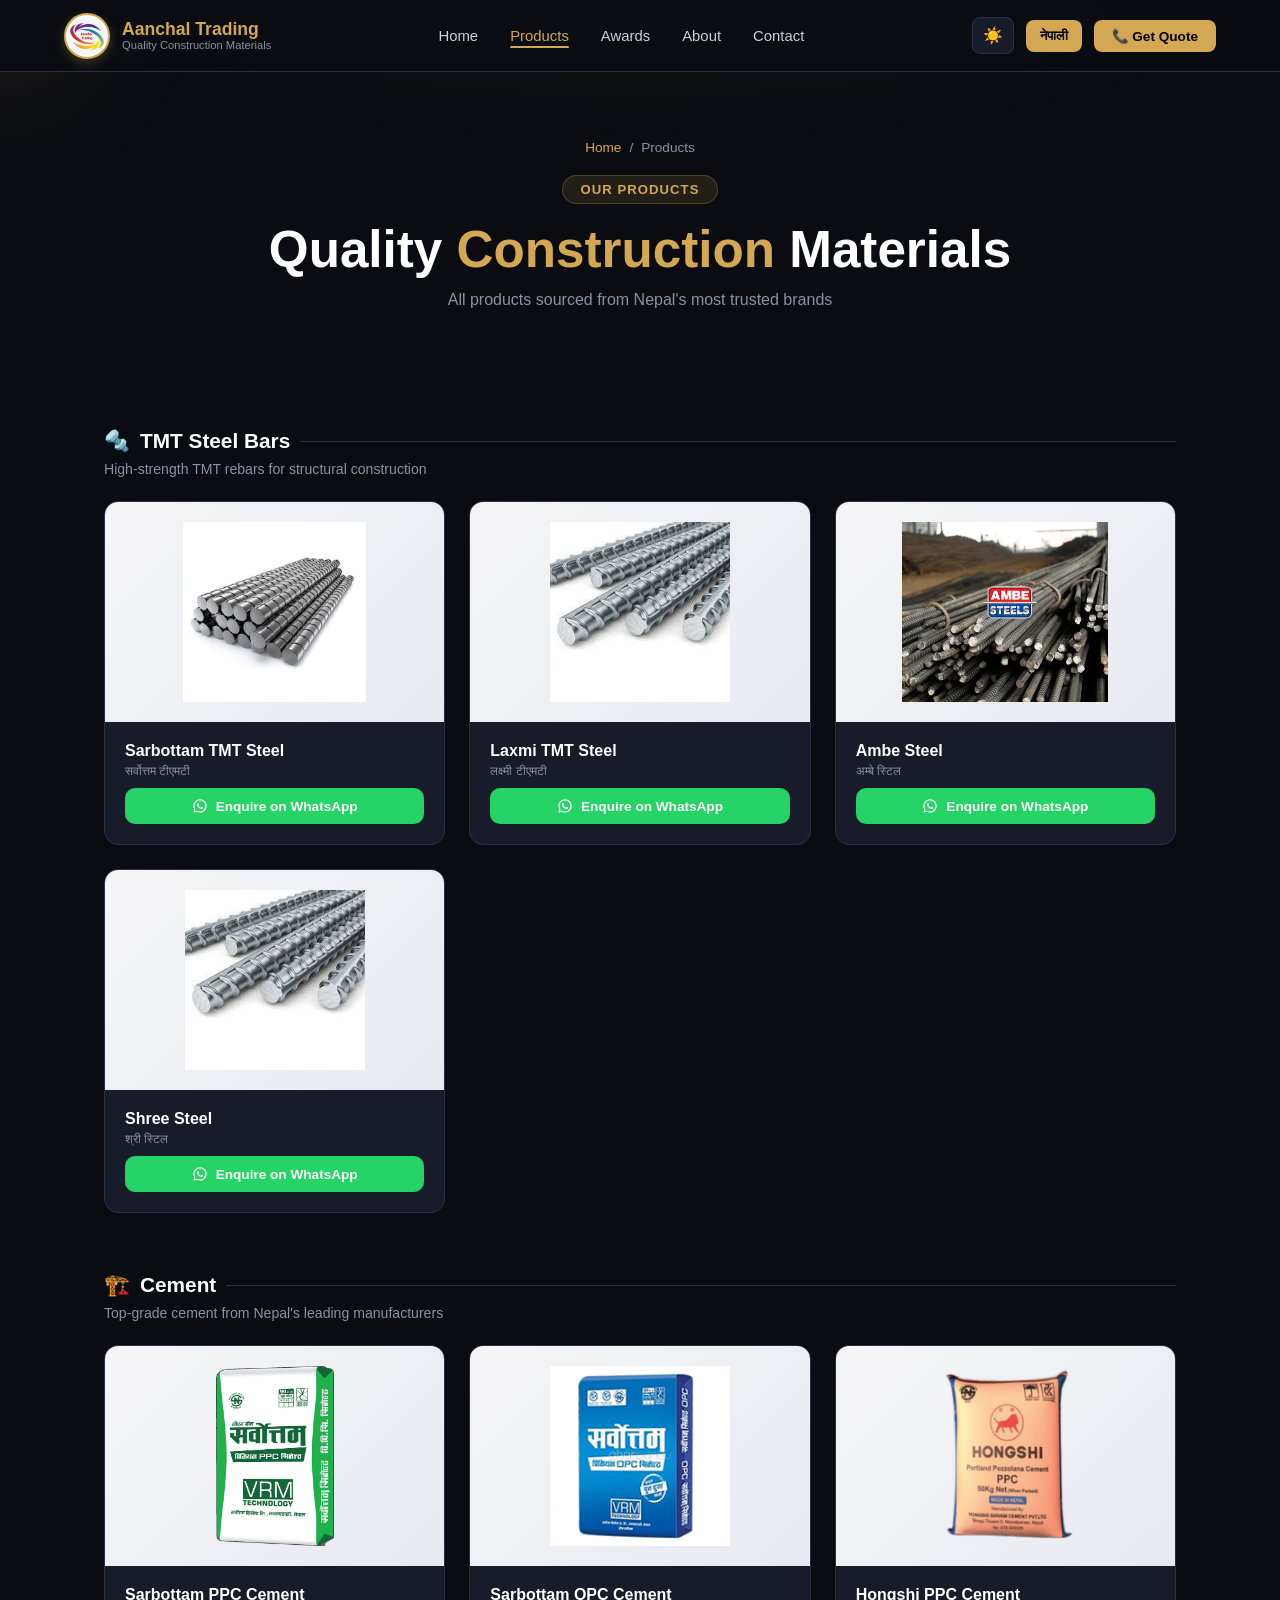
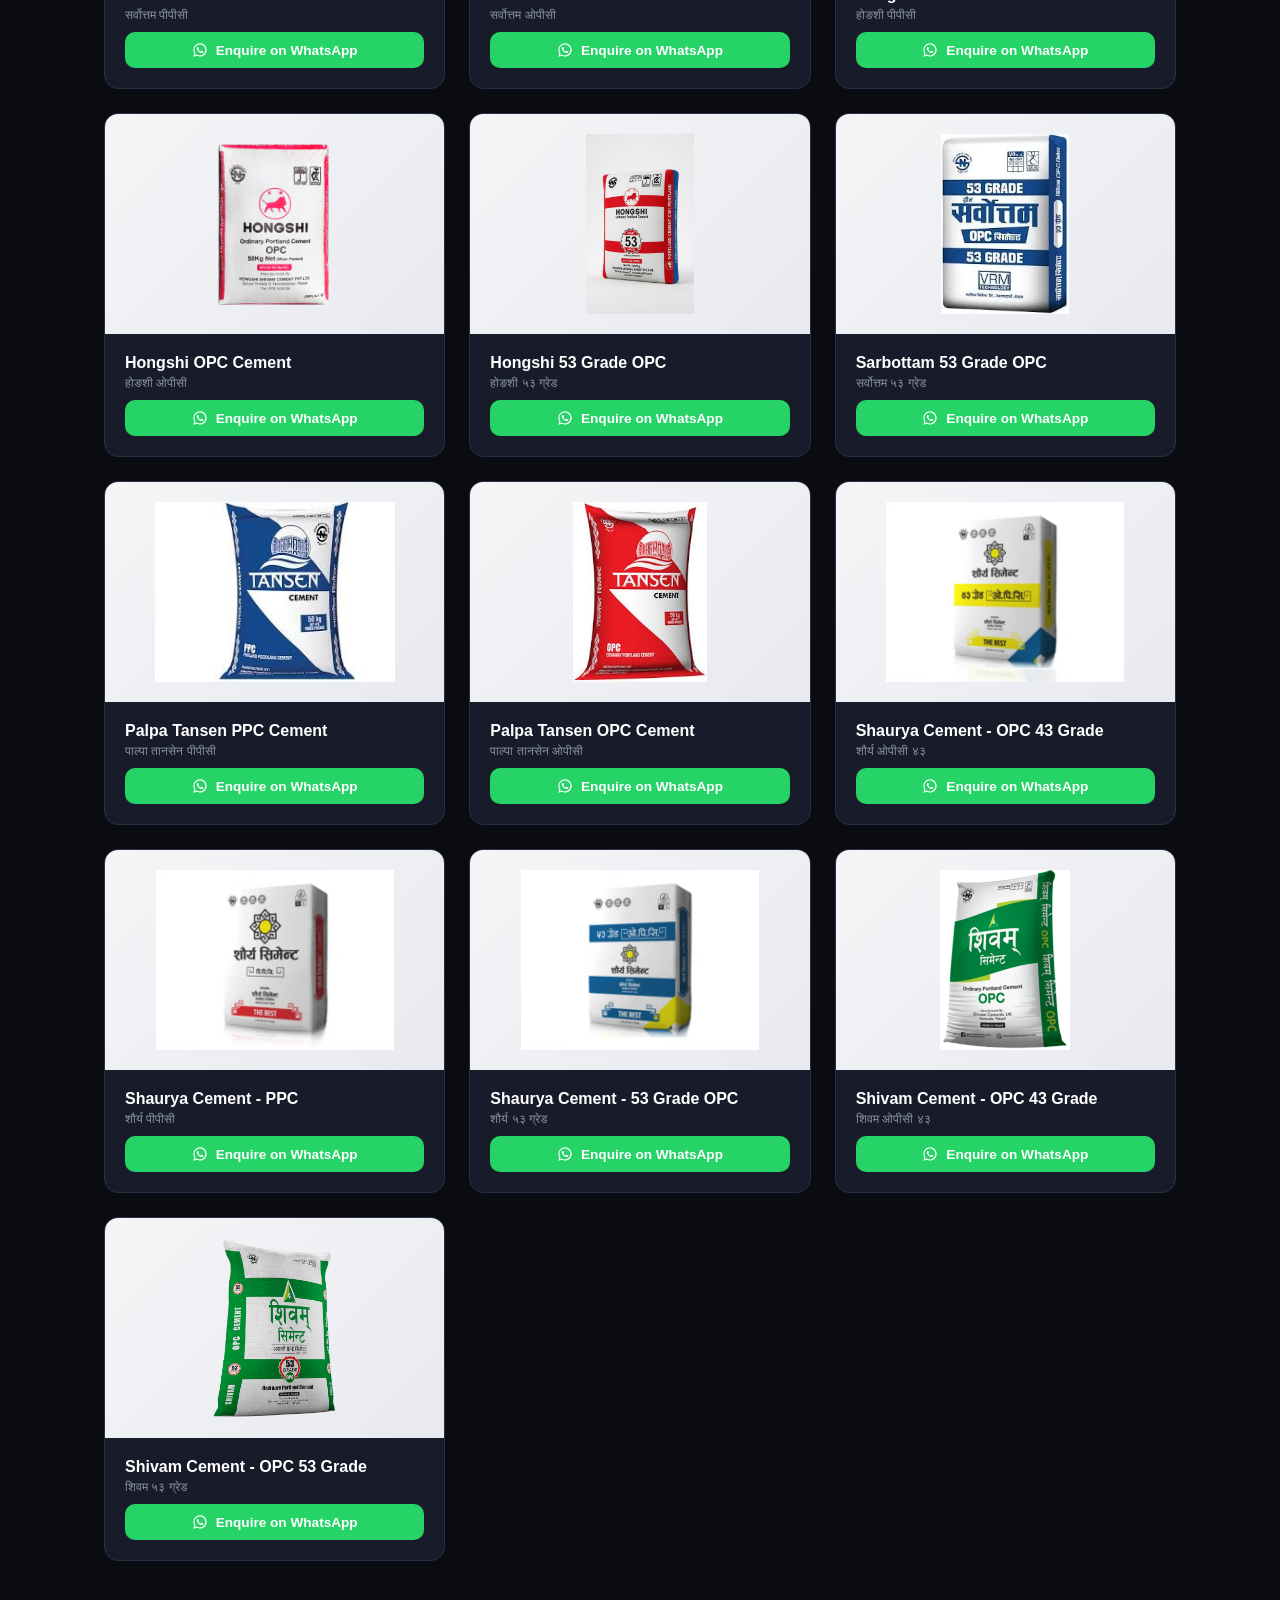
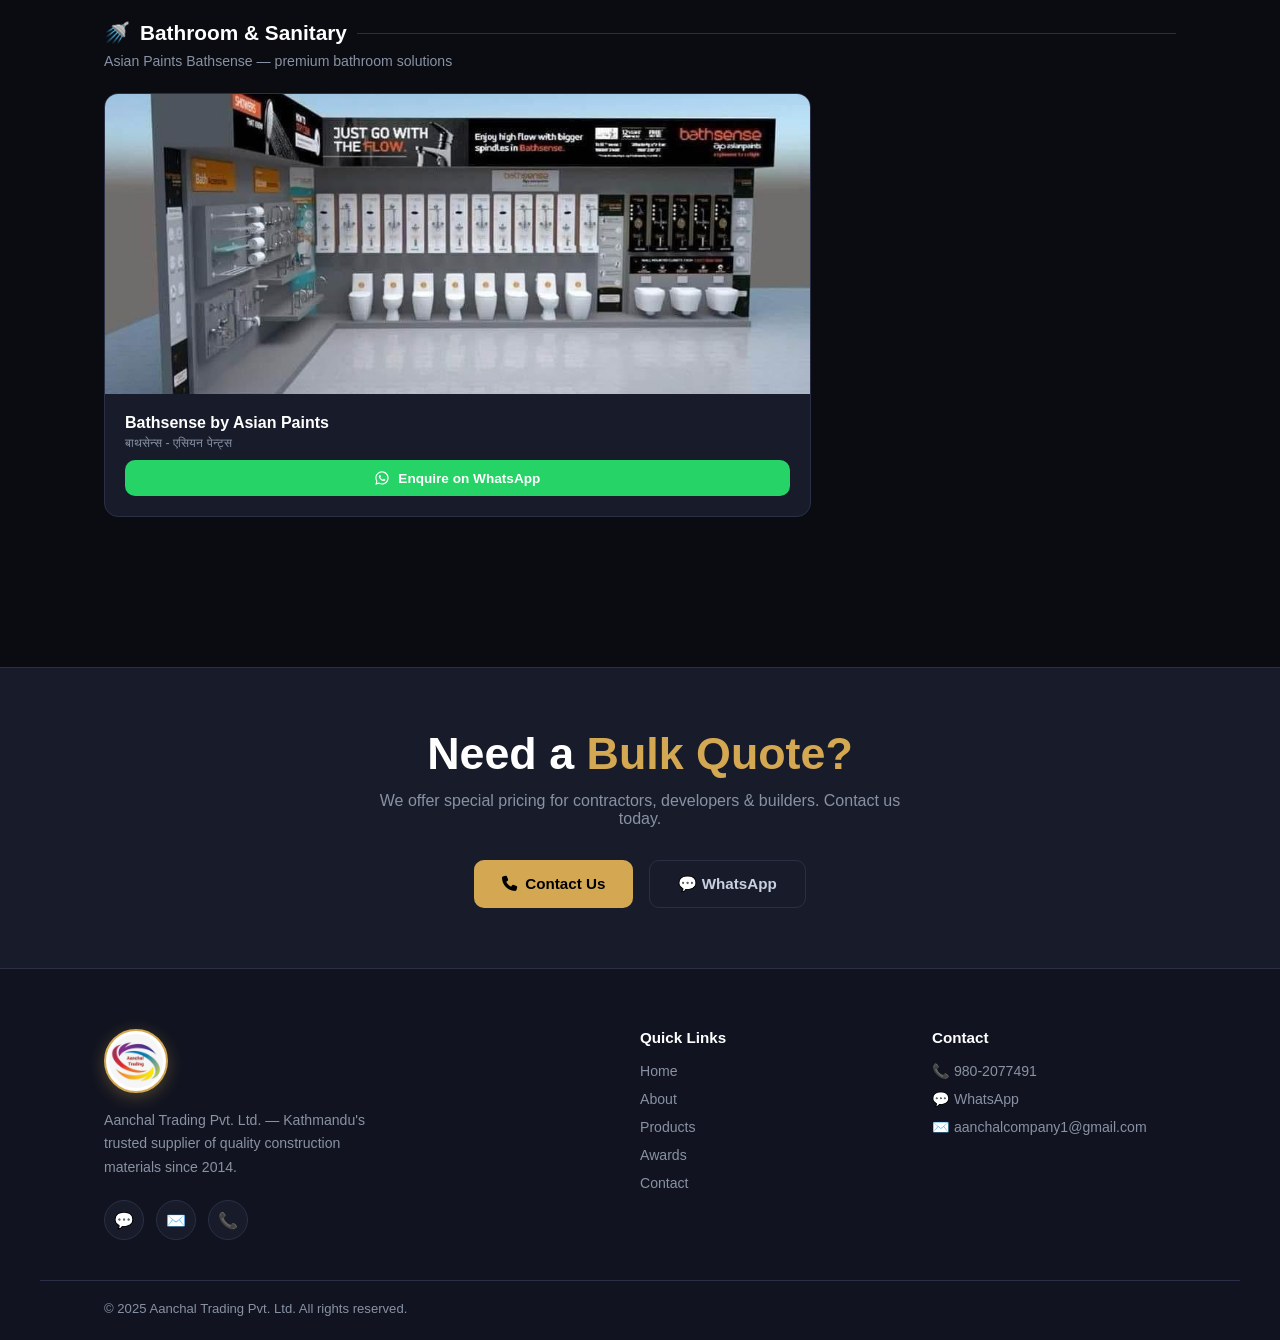
<file: aanchaltrading-main/products.html>
<!DOCTYPE html>
<html lang="en">
<head>
<meta charset="UTF-8"/>
<link rel="icon" type="image/x-icon" href="assets/images/favicon.ico"/>
<link rel="icon" type="image/png" sizes="32x32" href="assets/images/favicon.ico"/>
<link rel="apple-touch-icon" href="assets/images/icon-192.png"/>
<link rel="manifest" href="manifest.json"/>
<title>Products — Cement, TMT Steel & Sanitary | Aanchal Trading Kathmandu</title>
<meta name="description" content="Buy Shaurya, Shivam, Sarbottam, Hongshi cement and Sarbottam, Ambe, Shree, Laxmi TMT steel bars in Kathmandu. Authorized dealer since 2014. Enquire on WhatsApp."/>
<meta name="keywords" content="sarbottam ppc cement dealer, sarbottam 53 opc nepal, hongshi shivam ppc cement, hongshi opc 43 nepal, tansen cement kathmandu, sarbottam tmt fe-500 nepal, asian paints bathsense kathmandu, laxmi tmt nepal, cement price list nepal 2024, tmt bar price nepal 2024, construction materials price nepal, shaurya cement nepal, shivam cement kathmandu, ambe steel nepal, shree steel nepal"/>
<meta name="author" content="Aanchal Trading Pvt. Ltd."/>
<meta name="robots" content="index, follow, max-snippet:-1, max-image-preview:large, max-video-preview:-1"/>
<link rel="canonical" href="https://www.aanchaltrading.com.np/products.html"/>

<!-- Open Graph -->
<meta property="og:type" content="website"/>
<meta property="og:site_name" content="Aanchal Trading"/>
<meta property="og:url" content="https://www.aanchaltrading.com.np/products.html"/>
<meta property="og:title" content="Construction Materials in Kathmandu | Aanchal Trading Products"/>
<meta property="og:description" content="Full range: PPC & OPC cement, TMT Fe-500 steel bars, Asian Paints Bathsense sanitary ware. Authorized Kathmandu dealer."/>
<meta property="og:image" content="https://www.aanchaltrading.com.np/assets/images/banner_cement_opt.jpg"/>
<meta property="og:image:width" content="1200"/>
<meta property="og:image:height" content="630"/>
<meta property="og:locale" content="en_NP"/>
<meta property="og:locale:alternate" content="ne_NP"/>

<!-- Twitter Card -->
<meta name="twitter:card" content="summary_large_image"/>
<meta name="twitter:title" content="Construction Materials in Kathmandu | Aanchal Trading Products"/>
<meta name="twitter:description" content="Full range: PPC & OPC cement, TMT Fe-500 steel bars, Asian Paints Bathsense sanitary ware. Authorized Kathmandu dealer."/>
<meta name="twitter:image" content="https://www.aanchaltrading.com.np/assets/images/banner_cement_opt.jpg"/>

<!-- Geo -->
<meta name="geo.region" content="NP-BA"/>
<meta name="geo.placename" content="Kathmandu"/>
<meta name="geo.position" content="27.6842;85.3240"/>
<meta name="ICBM" content="27.6842, 85.3240"/>

<!-- JSON-LD Structured Data -->
<script type="application/ld+json">
[
  {
    "@context": "https://schema.org",
    "@type": "ItemList",
    "name": "Construction Materials — Aanchal Trading",
    "url": "https://www.aanchaltrading.com.np/products.html",
    "itemListElement": [
      {
        "@type": "ListItem",
        "position": 1,
        "name": "Shaurya PPC Cement",
        "url": "https://www.aanchaltrading.com.np/products.html"
      },
      {
        "@type": "ListItem",
        "position": 2,
        "name": "Sarbottam TMT Steel",
        "url": "https://www.aanchaltrading.com.np/products.html"
      },
      {
        "@type": "ListItem",
        "position": 3,
        "name": "Hongshi PPC Cement",
        "url": "https://www.aanchaltrading.com.np/products.html"
      },
      {
        "@type": "ListItem",
        "position": 4,
        "name": "Shivam OPC 43 Grade Cement",
        "url": "https://www.aanchaltrading.com.np/products.html"
      },
      {
        "@type": "ListItem",
        "position": 5,
        "name": "Shaurya OPC 43 Grade Cement",
        "url": "https://www.aanchaltrading.com.np/products.html"
      },
      {
        "@type": "ListItem",
        "position": 6,
        "name": "Sarbottam OPC Cement",
        "url": "https://www.aanchaltrading.com.np/products.html"
      },
      {
        "@type": "ListItem",
        "position": 7,
        "name": "Laxmi TMT Steel",
        "url": "https://www.aanchaltrading.com.np/products.html"
      },
      {
        "@type": "ListItem",
        "position": 8,
        "name": "Asian Paints Bathsense",
        "url": "https://www.aanchaltrading.com.np/products.html"
      }
    ]
  },
  {
    "@context": "https://schema.org",
    "@type": "BreadcrumbList",
    "itemListElement": [
      {
        "@type": "ListItem",
        "position": 1,
        "name": "Home",
        "item": "https://www.aanchaltrading.com.np"
      },
      {
        "@type": "ListItem",
        "position": 2,
        "name": "Products",
        "item": "https://www.aanchaltrading.com.np/products.html"
      }
    ]
  },
  {
    "@context": "https://schema.org",
    "@type": "ItemList",
    "name": "Construction Materials at Aanchal Trading",
    "numberOfItems": 12,
    "itemListElement": [
      {
        "@type": "ListItem",
        "position": 1,
        "name": "Shaurya PPC Cement"
      },
      {
        "@type": "ListItem",
        "position": 2,
        "name": "Sarbottam PPC Cement"
      },
      {
        "@type": "ListItem",
        "position": 3,
        "name": "Hongshi Shivam PPC Cement"
      },
      {
        "@type": "ListItem",
        "position": 4,
        "name": "Shivam OPC 53 Grade Cement"
      },
      {
        "@type": "ListItem",
        "position": 5,
        "name": "Tansen OPC Cement"
      },
      {
        "@type": "ListItem",
        "position": 6,
        "name": "Sarbottam TMT Fe-500 Steel"
      },
      {
        "@type": "ListItem",
        "position": 7,
        "name": "Ambe Steel"
      },
      {
        "@type": "ListItem",
        "position": 8,
        "name": "Asian Paints Bathsense"
      }
    ]
  }
]
</script>
<meta name="referrer" content="strict-origin-when-cross-origin"/>
<meta http-equiv="Content-Security-Policy"
  content="default-src 'self';
           script-src 'self' https://cdnjs.cloudflare.com;
           style-src  'self' 'unsafe-inline' https://fonts.googleapis.com https://cdnjs.cloudflare.com;
           font-src   https://fonts.gstatic.com https://cdnjs.cloudflare.com;
           img-src    'self' data:;
           frame-src  https://maps.google.com https://www.google.com;
           connect-src 'none'">
<meta name="viewport" content="width=device-width,initial-scale=1"/>

<link rel="preconnect" href="https://fonts.googleapis.com"/>
<link rel="preconnect" href="https://fonts.gstatic.com" crossorigin/>
<link href="https://fonts.googleapis.com/css2?family=Inter:wght@400;500;600;700;800;900&display=swap" rel="stylesheet"/>
<link rel="stylesheet"
  href="https://cdnjs.cloudflare.com/ajax/libs/font-awesome/6.5.0/css/all.min.css"
  integrity="sha512-Avb2QiuDEEvB4bZJYdab/DfTUBaWKIZMVyUMWxGP+SXqHJWnaGFhABRSZFBLb+FWf2BFT8KtjzGKOl09LXQA=="
  crossorigin="anonymous"
  referrerpolicy="no-referrer"/>
<link rel="stylesheet" href="assets/css/style.css"/>

<link rel="alternate" hreflang="en" href="https://www.aanchaltrading.com.np/products.html"/>
<link rel="alternate" hreflang="ne" href="https://www.aanchaltrading.com.np/products.html"/>
<link rel="alternate" hreflang="x-default" href="https://www.aanchaltrading.com.np/products.html"/>
<link rel="preload" as="image" href="assets/images/aanchal_logo_new.png"/>
<!-- SEO: Geographic & Language targeting -->
<meta name="geo.region" content="NP-BA"/>
<meta name="geo.placename" content="Kathmandu, Nepal"/>
<meta name="geo.position" content="27.6842;85.3240"/>
<meta name="ICBM" content="27.6842, 85.3240"/>
<meta name="language" content="en-NP"/>
<meta name="coverage" content="Nepal"/>
<meta name="distribution" content="local"/>
<meta name="rating" content="General"/>
<meta name="revisit-after" content="7 days"/>
<!-- SEO: Mobile & PWA -->
<meta name="theme-color" content="#d4a853"/>
<meta name="mobile-web-app-capable" content="yes"/>
<meta name="apple-mobile-web-app-capable" content="yes"/>
<meta name="apple-mobile-web-app-status-bar-style" content="black-translucent"/>
<meta name="apple-mobile-web-app-title" content="Aanchal Trading"/>
<meta name="application-name" content="Aanchal Trading"/>
<meta name="format-detection" content="telephone=no"/>
<!-- SEO: OG extras -->
<meta property="og:locale" content="en_NP"/>
<meta property="og:locale:alternate" content="ne_NP"/>
<meta property="business:contact_data:locality" content="Kathmandu"/>
<meta property="business:contact_data:region" content="Bagmati Province"/>
<meta property="business:contact_data:country_name" content="Nepal"/>
<meta property="business:contact_data:phone_number" content="+977-9802077491"/>
<meta property="business:contact_data:email" content="aanchalcompany1@gmail.com"/>
<meta property="business:contact_data:street_address" content="Sankhamul, Shree Nagar Marg"/>
<!-- SEO: Twitter extras -->
<meta name="twitter:site" content="@aanchaltrading"/>
<meta name="twitter:creator" content="@aanchaltrading"/>
<!-- SEO: Category & classification -->
<meta name="category" content="Construction Materials, Building Supply, Hardware"/>
<meta name="classification" content="Business, Construction, Nepal"/>
<meta name="subject" content="Cement and Steel Construction Materials Supplier Kathmandu Nepal"/>
<!-- SEO: Indexing hints -->
<meta name="googlebot" content="index, follow, max-snippet:-1, max-image-preview:large"/>
<meta name="bingbot" content="index, follow"/>
<!-- SEO: Page speed hints -->
<link rel="dns-prefetch" href="//fonts.googleapis.com"/>
<link rel="dns-prefetch" href="//cdnjs.cloudflare.com"/>
<link rel="dns-prefetch" href="//www.google.com"/>
</head>
<body>
<div class="cursor-glow"></div>
<nav>
  <div class="nav-inner">
    <a href="index.html" class="nav-logo">
      <img src="assets/images/aanchal_logo_new.png" alt="Aanchal Trading Logo"/>
      <div class="nav-logo-text">
        <span class="brand-en" data-en>Aanchal Trading</span>
        <span class="brand-en" data-np>आंचल ट्रेडिङ</span>
        <span class="brand-np" data-en>Quality Construction Materials</span>
        <span class="brand-np" data-np>गुणस्तरीय निर्माण सामग्री</span>
      </div>
    </a>
    <ul class="nav-links">
      <li><a href="index.html"><span data-en>Home</span><span data-np>गृह</span></a></li>
      <li><a href="products.html" class="active"><span data-en>Products</span><span data-np>उत्पादनहरू</span></a></li>
      <li><a href="awards.html"><span data-en>Awards</span><span data-np>पुरस्कार</span></a></li>
      <li><a href="about.html"><span data-en>About</span><span data-np>हाम्रो बारे</span></a></li>
      <li><a href="contact.html"><span data-en>Contact</span><span data-np>सम्पर्क</span></a></li>
    </ul>
    <div class="nav-actions">
      <button class="dark-toggle" id="dark-toggle">☀️</button>
      <button class="lang-toggle" id="lang-toggle">नेपाली</button>
      <a href="contact.html" class="nav-cta magnetic"><span data-en>📞 Get Quote</span><span data-np>📞 भाउ लिनुहोस्</span></a>
    </div>
    <div class="hamburger" id="hamburger"><span></span><span></span><span></span></div>
  </div>
</nav>
<div class="mobile-menu" id="mobile-menu">
  <a href="index.html">🏠 <span data-en>Home</span><span data-np>गृह</span></a>
  <a href="products.html">📦 <span data-en>Products</span><span data-np>उत्पादनहरू</span></a>
  <a href="awards.html">🏆 <span data-en>Awards</span><span data-np>पुरस्कार</span></a>
  <a href="about.html">🏢 <span data-en>About</span><span data-np>हाम्रो बारे</span></a>
  <a href="contact.html">📞 <span data-en>Contact</span><span data-np>सम्पर्क</span></a>
</div>

<div class="page-hero">
  <div class="breadcrumb"><a href="index.html"><span data-en>Home</span><span data-np>गृह</span></a> / <span data-en>Products</span><span data-np>उत्पादनहरू</span></div>
  <span class="section-tag"><span data-en>Our Products</span><span data-np>हाम्रा उत्पादनहरू</span></span>
  <h1 class="page-hero-title">
    <span data-en class="block">Quality <span class="gold">Construction</span> Materials</span>
    <span data-np class="block">गुणस्तरीय <span class="gold">निर्माण</span> सामग्रीहरू</span>
  </h1>
  <p class="page-hero-sub">
    <span data-en>All products sourced from Nepal's most trusted brands</span>
    <span data-np>नेपालका सबैभन्दा भरपर्दो ब्राण्डहरूबाट आपूर्ति</span>
  </p>
</div>

<section style="padding-top:40px">
  <div class="section-wrap">

    <!-- TMT Steel -->
    <div class="cat-section" data-aos="fade-up">
      <h2 class="cat-title">🔩 <span><span data-en>TMT Steel Bars</span><span data-np>टीएमटी स्टील बारहरू</span></span></h2>
      <p class="cat-sub"><span data-en>High-strength TMT rebars for structural construction</span><span data-np>संरचनात्मक निर्माणका लागि उच्च-बल टीएमटी रिबारहरू</span></p>
      <div class="products-grid">
        <div class="product-card" data-aos="zoom-in" data-aos-delay="0">
          <div class="product-img-wrap">
            <img src="assets/images/sarbottam_tmt.png" alt="Sarbottam TMT Fe-500 Steel Bar Kathmandu"/>
          </div>
          <div class="product-info">
            <div class="product-name"><span data-en>Sarbottam TMT Steel</span><span data-np>सर्वोत्तम टीएमटी स्टील</span></div>
            <div class="product-name-np">सर्वोत्तम टीएमटी</div>
            <button class="wa-btn" data-product="Sarbottam TMT Steel">
              <svg viewBox="0 0 24 24"><path d="M12.04 2C6.58 2 2.13 6.45 2.13 11.91c0 1.74.46 3.41 1.32 4.88L2 22l5.34-1.4a9.85 9.85 0 0 0 4.7 1.2h.01c5.45 0 9.9-4.45 9.9-9.91 0-2.65-1.03-5.13-2.9-7C17.16 3.03 14.69 2 12.04 2zm0 18.13h-.01c-1.5 0-2.96-.4-4.24-1.16l-.3-.18-3.16.83.84-3.08-.2-.32a8.13 8.13 0 0 1-1.25-4.31c0-4.49 3.66-8.15 8.16-8.15 2.18 0 4.22.85 5.76 2.39a8.07 8.07 0 0 1 2.38 5.77c.01 4.49-3.65 8.15-8.14 8.15zm4.47-6.1c-.25-.12-1.45-.71-1.67-.79-.22-.08-.39-.12-.55.12-.16.25-.62.79-.76.96-.14.16-.28.18-.52.06-.25-.12-1.04-.38-1.97-1.22-.73-.65-1.22-1.45-1.36-1.7-.14-.25-.02-.39.11-.51.11-.11.25-.28.37-.42.12-.14.16-.25.25-.41.08-.16.04-.31-.02-.43-.06-.12-.55-1.33-.76-1.83-.2-.48-.4-.41-.55-.42h-.47c-.16 0-.43.06-.65.31-.22.25-.85.83-.85 2.03 0 1.2.87 2.36.99 2.52.12.16 1.71 2.61 4.14 3.66.58.25 1.03.4 1.38.51.58.18 1.11.16 1.52.1.46-.07 1.45-.59 1.65-1.16.2-.57.2-1.06.14-1.16-.06-.1-.22-.16-.46-.28z"/></svg>
              <span data-en>Enquire on WhatsApp</span><span data-np>व्हाट्सएपमा सोध्नुहोस्</span>
            </button>
          </div>
        </div>
        <div class="product-card" data-aos="zoom-in" data-aos-delay="160">
          <div class="product-img-wrap">
            <img src="assets/images/laxmi_tmt.png" alt="Laxmi TMT"/>
          </div>
          <div class="product-info">
            <div class="product-name"><span data-en>Laxmi TMT Steel</span><span data-np>लक्ष्मी टीएमटी स्टील</span></div>
            <div class="product-name-np">लक्ष्मी टीएमटी</div>
            <button class="wa-btn" data-product="Laxmi TMT Steel">
              <svg viewBox="0 0 24 24"><path d="M12.04 2C6.58 2 2.13 6.45 2.13 11.91c0 1.74.46 3.41 1.32 4.88L2 22l5.34-1.4a9.85 9.85 0 0 0 4.7 1.2h.01c5.45 0 9.9-4.45 9.9-9.91 0-2.65-1.03-5.13-2.9-7C17.16 3.03 14.69 2 12.04 2zm0 18.13h-.01c-1.5 0-2.96-.4-4.24-1.16l-.3-.18-3.16.83.84-3.08-.2-.32a8.13 8.13 0 0 1-1.25-4.31c0-4.49 3.66-8.15 8.16-8.15 2.18 0 4.22.85 5.76 2.39a8.07 8.07 0 0 1 2.38 5.77c.01 4.49-3.65 8.15-8.14 8.15zm4.47-6.1c-.25-.12-1.45-.71-1.67-.79-.22-.08-.39-.12-.55.12-.16.25-.62.79-.76.96-.14.16-.28.18-.52.06-.25-.12-1.04-.38-1.97-1.22-.73-.65-1.22-1.45-1.36-1.7-.14-.25-.02-.39.11-.51.11-.11.25-.28.37-.42.12-.14.16-.25.25-.41.08-.16.04-.31-.02-.43-.06-.12-.55-1.33-.76-1.83-.2-.48-.4-.41-.55-.42h-.47c-.16 0-.43.06-.65.31-.22.25-.85.83-.85 2.03 0 1.2.87 2.36.99 2.52.12.16 1.71 2.61 4.14 3.66.58.25 1.03.4 1.38.51.58.18 1.11.16 1.52.1.46-.07 1.45-.59 1.65-1.16.2-.57.2-1.06.14-1.16-.06-.1-.22-.16-.46-.28z"/></svg>
              <span data-en>Enquire on WhatsApp</span><span data-np>व्हाट्सएपमा सोध्नुहोस्</span>
            </button>
          </div>
        </div>
        <div class="product-card" data-aos="zoom-in" data-aos-delay="160">
          <div class="product-img-wrap">
            <img src="assets/images/ambe_steel.png" alt="Ambe TMT Steel Bar Nepal"/>
          </div>
          <div class="product-info">
            <div class="product-name"><span data-en>Ambe Steel</span><span data-np>अम्बे स्टिल</span></div>
            <div class="product-name-np">अम्बे स्टिल</div>
            <button class="wa-btn" data-product="Ambe Steel">
              <svg viewBox="0 0 24 24"><path d="M12.04 2C6.58 2 2.13 6.45 2.13 11.91c0 1.74.46 3.41 1.32 4.88L2 22l5.34-1.4a9.85 9.85 0 0 0 4.7 1.2h.01c5.45 0 9.9-4.45 9.9-9.91 0-2.65-1.03-5.13-2.9-7C17.16 3.03 14.69 2 12.04 2zm0 18.13h-.01c-1.5 0-2.96-.4-4.24-1.16l-.3-.18-3.16.83.84-3.08-.2-.32a8.13 8.13 0 0 1-1.25-4.31c0-4.49 3.66-8.15 8.16-8.15 2.18 0 4.22.85 5.76 2.39a8.07 8.07 0 0 1 2.38 5.77c.01 4.49-3.65 8.15-8.14 8.15zm4.47-6.1c-.25-.12-1.45-.71-1.67-.79-.22-.08-.39-.12-.55.12-.16.25-.62.79-.76.96-.14.16-.28.18-.52.06-.25-.12-1.04-.38-1.97-1.22-.73-.65-1.22-1.45-1.36-1.7-.14-.25-.02-.39.11-.51.11-.11.25-.28.37-.42.12-.14.16-.25.25-.41.08-.16.04-.31-.02-.43-.06-.12-.55-1.33-.76-1.83-.2-.48-.4-.41-.55-.42h-.47c-.16 0-.43.06-.65.31-.22.25-.85.83-.85 2.03 0 1.2.87 2.36.99 2.52.12.16 1.71 2.61 4.14 3.66.58.25 1.03.4 1.38.51.58.18 1.11.16 1.52.1.46-.07 1.45-.59 1.65-1.16.2-.57.2-1.06.14-1.16-.06-.1-.22-.16-.46-.28z"/></svg>
              <span data-en>Enquire on WhatsApp</span><span data-np>व्हाट्सएपमा सोध्नुहोस्</span>
            </button>
          </div>
        </div>
        <div class="product-card" data-aos="zoom-in" data-aos-delay="240">
          <div class="product-img-wrap">
            <img src="assets/images/shree_steel.png" alt="Shree TMT Steel Bar Nepal"/>
          </div>
          <div class="product-info">
            <div class="product-name"><span data-en>Shree Steel</span><span data-np>श्री स्टिल</span></div>
            <div class="product-name-np">श्री स्टिल</div>
            <button class="wa-btn" data-product="Shree Steel">
              <svg viewBox="0 0 24 24"><path d="M12.04 2C6.58 2 2.13 6.45 2.13 11.91c0 1.74.46 3.41 1.32 4.88L2 22l5.34-1.4a9.85 9.85 0 0 0 4.7 1.2h.01c5.45 0 9.9-4.45 9.9-9.91 0-2.65-1.03-5.13-2.9-7C17.16 3.03 14.69 2 12.04 2zm0 18.13h-.01c-1.5 0-2.96-.4-4.24-1.16l-.3-.18-3.16.83.84-3.08-.2-.32a8.13 8.13 0 0 1-1.25-4.31c0-4.49 3.66-8.15 8.16-8.15 2.18 0 4.22.85 5.76 2.39a8.07 8.07 0 0 1 2.38 5.77c.01 4.49-3.65 8.15-8.14 8.15zm4.47-6.1c-.25-.12-1.45-.71-1.67-.79-.22-.08-.39-.12-.55.12-.16.25-.62.79-.76.96-.14.16-.28.18-.52.06-.25-.12-1.04-.38-1.97-1.22-.73-.65-1.22-1.45-1.36-1.7-.14-.25-.02-.39.11-.51.11-.11.25-.28.37-.42.12-.14.16-.25.25-.41.08-.16.04-.31-.02-.43-.06-.12-.55-1.33-.76-1.83-.2-.48-.4-.41-.55-.42h-.47c-.16 0-.43.06-.65.31-.22.25-.85.83-.85 2.03 0 1.2.87 2.36.99 2.52.12.16 1.71 2.61 4.14 3.66.58.25 1.03.4 1.38.51.58.18 1.11.16 1.52.1.46-.07 1.45-.59 1.65-1.16.2-.57.2-1.06.14-1.16-.06-.1-.22-.16-.46-.28z"/></svg>
              <span data-en>Enquire on WhatsApp</span><span data-np>व्हाट्सएपमा सोध्नुहोस्</span>
            </button>
          </div>
        </div>
      </div>
    </div>

    <!-- Cement -->
    <div class="cat-section" data-aos="fade-up">
      <h2 class="cat-title">🏗️ <span><span data-en>Cement</span><span data-np>सिमेन्ट</span></span></h2>
      <p class="cat-sub"><span data-en>Top-grade cement from Nepal's leading manufacturers</span><span data-np>नेपालका अग्रणी उत्पादकहरूको उच्च-स्तरीय सिमेन्ट</span></p>
      <div class="products-grid">
        <div class="product-card" data-aos="zoom-in" data-aos-delay="160">
          <div class="product-img-wrap">
            <img src="assets/images/sarbottam_ppc.png" alt="Sarbottam PPC Cement" style="background:transparent"/>
          </div>
          <div class="product-info">
            <div class="product-name"><span data-en>Sarbottam PPC Cement</span><span data-np>सर्वोत्तम पीपीसी सिमेन्ट</span></div>
            <div class="product-name-np">सर्वोत्तम पीपीसी</div>
            <button class="wa-btn" data-product="Sarbottam PPC Cement">
              <svg viewBox="0 0 24 24"><path d="M12.04 2C6.58 2 2.13 6.45 2.13 11.91c0 1.74.46 3.41 1.32 4.88L2 22l5.34-1.4a9.85 9.85 0 0 0 4.7 1.2h.01c5.45 0 9.9-4.45 9.9-9.91 0-2.65-1.03-5.13-2.9-7C17.16 3.03 14.69 2 12.04 2zm0 18.13h-.01c-1.5 0-2.96-.4-4.24-1.16l-.3-.18-3.16.83.84-3.08-.2-.32a8.13 8.13 0 0 1-1.25-4.31c0-4.49 3.66-8.15 8.16-8.15 2.18 0 4.22.85 5.76 2.39a8.07 8.07 0 0 1 2.38 5.77c.01 4.49-3.65 8.15-8.14 8.15zm4.47-6.1c-.25-.12-1.45-.71-1.67-.79-.22-.08-.39-.12-.55.12-.16.25-.62.79-.76.96-.14.16-.28.18-.52.06-.25-.12-1.04-.38-1.97-1.22-.73-.65-1.22-1.45-1.36-1.7-.14-.25-.02-.39.11-.51.11-.11.25-.28.37-.42.12-.14.16-.25.25-.41.08-.16.04-.31-.02-.43-.06-.12-.55-1.33-.76-1.83-.2-.48-.4-.41-.55-.42h-.47c-.16 0-.43.06-.65.31-.22.25-.85.83-.85 2.03 0 1.2.87 2.36.99 2.52.12.16 1.71 2.61 4.14 3.66.58.25 1.03.4 1.38.51.58.18 1.11.16 1.52.1.46-.07 1.45-.59 1.65-1.16.2-.57.2-1.06.14-1.16-.06-.1-.22-.16-.46-.28z"/></svg>
              <span data-en>Enquire on WhatsApp</span><span data-np>व्हाट्सएपमा सोध्नुहोस्</span>
            </button>
          </div>
        </div>
        <div class="product-card" data-aos="zoom-in" data-aos-delay="240">
          <div class="product-img-wrap">
            <img src="assets/images/sarbottam_cement.png" alt="Sarbottam OPC"/>
          </div>
          <div class="product-info">
            <div class="product-name"><span data-en>Sarbottam OPC Cement</span><span data-np>सर्वोत्तम ओपीसी सिमेन्ट</span></div>
            <div class="product-name-np">सर्वोत्तम ओपीसी</div>
            <button class="wa-btn" data-product="Sarbottam OPC Cement">
              <svg viewBox="0 0 24 24"><path d="M12.04 2C6.58 2 2.13 6.45 2.13 11.91c0 1.74.46 3.41 1.32 4.88L2 22l5.34-1.4a9.85 9.85 0 0 0 4.7 1.2h.01c5.45 0 9.9-4.45 9.9-9.91 0-2.65-1.03-5.13-2.9-7C17.16 3.03 14.69 2 12.04 2zm0 18.13h-.01c-1.5 0-2.96-.4-4.24-1.16l-.3-.18-3.16.83.84-3.08-.2-.32a8.13 8.13 0 0 1-1.25-4.31c0-4.49 3.66-8.15 8.16-8.15 2.18 0 4.22.85 5.76 2.39a8.07 8.07 0 0 1 2.38 5.77c.01 4.49-3.65 8.15-8.14 8.15zm4.47-6.1c-.25-.12-1.45-.71-1.67-.79-.22-.08-.39-.12-.55.12-.16.25-.62.79-.76.96-.14.16-.28.18-.52.06-.25-.12-1.04-.38-1.97-1.22-.73-.65-1.22-1.45-1.36-1.7-.14-.25-.02-.39.11-.51.11-.11.25-.28.37-.42.12-.14.16-.25.25-.41.08-.16.04-.31-.02-.43-.06-.12-.55-1.33-.76-1.83-.2-.48-.4-.41-.55-.42h-.47c-.16 0-.43.06-.65.31-.22.25-.85.83-.85 2.03 0 1.2.87 2.36.99 2.52.12.16 1.71 2.61 4.14 3.66.58.25 1.03.4 1.38.51.58.18 1.11.16 1.52.1.46-.07 1.45-.59 1.65-1.16.2-.57.2-1.06.14-1.16-.06-.1-.22-.16-.46-.28z"/></svg>
              <span data-en>Enquire on WhatsApp</span><span data-np>व्हाट्सएपमा सोध्नुहोस्</span>
            </button>
          </div>
        </div>
        <div class="product-card" data-aos="zoom-in" data-aos-delay="240">
          <div class="product-img-wrap">
            <img src="assets/images/hongshi_ppc.png" alt="Hongshi PPC"/>
          </div>
          <div class="product-info">
            <div class="product-name"><span data-en>Hongshi PPC Cement</span><span data-np>होङशी पीपीसी सिमेन्ट</span></div>
            <div class="product-name-np">होङशी पीपीसी</div>
            <button class="wa-btn" data-product="Hongshi PPC Cement">
              <svg viewBox="0 0 24 24"><path d="M12.04 2C6.58 2 2.13 6.45 2.13 11.91c0 1.74.46 3.41 1.32 4.88L2 22l5.34-1.4a9.85 9.85 0 0 0 4.7 1.2h.01c5.45 0 9.9-4.45 9.9-9.91 0-2.65-1.03-5.13-2.9-7C17.16 3.03 14.69 2 12.04 2zm0 18.13h-.01c-1.5 0-2.96-.4-4.24-1.16l-.3-.18-3.16.83.84-3.08-.2-.32a8.13 8.13 0 0 1-1.25-4.31c0-4.49 3.66-8.15 8.16-8.15 2.18 0 4.22.85 5.76 2.39a8.07 8.07 0 0 1 2.38 5.77c.01 4.49-3.65 8.15-8.14 8.15zm4.47-6.1c-.25-.12-1.45-.71-1.67-.79-.22-.08-.39-.12-.55.12-.16.25-.62.79-.76.96-.14.16-.28.18-.52.06-.25-.12-1.04-.38-1.97-1.22-.73-.65-1.22-1.45-1.36-1.7-.14-.25-.02-.39.11-.51.11-.11.25-.28.37-.42.12-.14.16-.25.25-.41.08-.16.04-.31-.02-.43-.06-.12-.55-1.33-.76-1.83-.2-.48-.4-.41-.55-.42h-.47c-.16 0-.43.06-.65.31-.22.25-.85.83-.85 2.03 0 1.2.87 2.36.99 2.52.12.16 1.71 2.61 4.14 3.66.58.25 1.03.4 1.38.51.58.18 1.11.16 1.52.1.46-.07 1.45-.59 1.65-1.16.2-.57.2-1.06.14-1.16-.06-.1-.22-.16-.46-.28z"/></svg>
              <span data-en>Enquire on WhatsApp</span><span data-np>व्हाट्सएपमा सोध्नुहोस्</span>
            </button>
          </div>
        </div>
        <div class="product-card" data-aos="zoom-in" data-aos-delay="320">
          <div class="product-img-wrap">
            <img src="assets/images/hongshi_opc.png" alt="Hongshi OPC"/>
          </div>
          <div class="product-info">
            <div class="product-name"><span data-en>Hongshi OPC Cement</span><span data-np>होङशी ओपीसी सिमेन्ट</span></div>
            <div class="product-name-np">होङशी ओपीसी</div>
            <button class="wa-btn" data-product="Hongshi OPC Cement">
              <svg viewBox="0 0 24 24"><path d="M12.04 2C6.58 2 2.13 6.45 2.13 11.91c0 1.74.46 3.41 1.32 4.88L2 22l5.34-1.4a9.85 9.85 0 0 0 4.7 1.2h.01c5.45 0 9.9-4.45 9.9-9.91 0-2.65-1.03-5.13-2.9-7C17.16 3.03 14.69 2 12.04 2zm0 18.13h-.01c-1.5 0-2.96-.4-4.24-1.16l-.3-.18-3.16.83.84-3.08-.2-.32a8.13 8.13 0 0 1-1.25-4.31c0-4.49 3.66-8.15 8.16-8.15 2.18 0 4.22.85 5.76 2.39a8.07 8.07 0 0 1 2.38 5.77c.01 4.49-3.65 8.15-8.14 8.15zm4.47-6.1c-.25-.12-1.45-.71-1.67-.79-.22-.08-.39-.12-.55.12-.16.25-.62.79-.76.96-.14.16-.28.18-.52.06-.25-.12-1.04-.38-1.97-1.22-.73-.65-1.22-1.45-1.36-1.7-.14-.25-.02-.39.11-.51.11-.11.25-.28.37-.42.12-.14.16-.25.25-.41.08-.16.04-.31-.02-.43-.06-.12-.55-1.33-.76-1.83-.2-.48-.4-.41-.55-.42h-.47c-.16 0-.43.06-.65.31-.22.25-.85.83-.85 2.03 0 1.2.87 2.36.99 2.52.12.16 1.71 2.61 4.14 3.66.58.25 1.03.4 1.38.51.58.18 1.11.16 1.52.1.46-.07 1.45-.59 1.65-1.16.2-.57.2-1.06.14-1.16-.06-.1-.22-.16-.46-.28z"/></svg>
              <span data-en>Enquire on WhatsApp</span><span data-np>व्हाट्सएपमा सोध्नुहोस्</span>
            </button>
          </div>
        </div>
        <div class="product-card" data-aos="zoom-in" data-aos-delay="400">
          <div class="product-img-wrap">
            <img src="assets/images/hongshi_53opc.png" alt="Hongshi 53 Grade OPC"/>
          </div>
          <div class="product-info">
            <div class="product-name"><span data-en>Hongshi 53 Grade OPC</span><span data-np>होङशी ५३ ग्रेड ओपीसी</span></div>
            <div class="product-name-np">होङशी ५३ ग्रेड</div>
            <button class="wa-btn" data-product="Hongshi 53 Grade OPC Cement">
              <svg viewBox="0 0 24 24"><path d="M12.04 2C6.58 2 2.13 6.45 2.13 11.91c0 1.74.46 3.41 1.32 4.88L2 22l5.34-1.4a9.85 9.85 0 0 0 4.7 1.2h.01c5.45 0 9.9-4.45 9.9-9.91 0-2.65-1.03-5.13-2.9-7C17.16 3.03 14.69 2 12.04 2zm0 18.13h-.01c-1.5 0-2.96-.4-4.24-1.16l-.3-.18-3.16.83.84-3.08-.2-.32a8.13 8.13 0 0 1-1.25-4.31c0-4.49 3.66-8.15 8.16-8.15 2.18 0 4.22.85 5.76 2.39a8.07 8.07 0 0 1 2.38 5.77c.01 4.49-3.65 8.15-8.14 8.15zm4.47-6.1c-.25-.12-1.45-.71-1.67-.79-.22-.08-.39-.12-.55.12-.16.25-.62.79-.76.96-.14.16-.28.18-.52.06-.25-.12-1.04-.38-1.97-1.22-.73-.65-1.22-1.45-1.36-1.7-.14-.25-.02-.39.11-.51.11-.11.25-.28.37-.42.12-.14.16-.25.25-.41.08-.16.04-.31-.02-.43-.06-.12-.55-1.33-.76-1.83-.2-.48-.4-.41-.55-.42h-.47c-.16 0-.43.06-.65.31-.22.25-.85.83-.85 2.03 0 1.2.87 2.36.99 2.52.12.16 1.71 2.61 4.14 3.66.58.25 1.03.4 1.38.51.58.18 1.11.16 1.52.1.46-.07 1.45-.59 1.65-1.16.2-.57.2-1.06.14-1.16-.06-.1-.22-.16-.46-.28z"/></svg>
              <span data-en>Enquire on WhatsApp</span><span data-np>व्हाट्सएपमा सोध्नुहोस्</span>
            </button>
          </div>
        </div>
        <div class="product-card" data-aos="zoom-in" data-aos-delay="480">
          <div class="product-img-wrap">
            <img src="assets/images/sarbottam_53opc.png" alt="Sarbottam 53 Grade OPC"/>
          </div>
          <div class="product-info">
            <div class="product-name"><span data-en>Sarbottam 53 Grade OPC</span><span data-np>सर्वोत्तम ५३ ग्रेड ओपीसी</span></div>
            <div class="product-name-np">सर्वोत्तम ५३ ग्रेड</div>
            <button class="wa-btn" data-product="Sarbottam 53 Grade OPC Cement">
              <svg viewBox="0 0 24 24"><path d="M12.04 2C6.58 2 2.13 6.45 2.13 11.91c0 1.74.46 3.41 1.32 4.88L2 22l5.34-1.4a9.85 9.85 0 0 0 4.7 1.2h.01c5.45 0 9.9-4.45 9.9-9.91 0-2.65-1.03-5.13-2.9-7C17.16 3.03 14.69 2 12.04 2zm0 18.13h-.01c-1.5 0-2.96-.4-4.24-1.16l-.3-.18-3.16.83.84-3.08-.2-.32a8.13 8.13 0 0 1-1.25-4.31c0-4.49 3.66-8.15 8.16-8.15 2.18 0 4.22.85 5.76 2.39a8.07 8.07 0 0 1 2.38 5.77c.01 4.49-3.65 8.15-8.14 8.15zm4.47-6.1c-.25-.12-1.45-.71-1.67-.79-.22-.08-.39-.12-.55.12-.16.25-.62.79-.76.96-.14.16-.28.18-.52.06-.25-.12-1.04-.38-1.97-1.22-.73-.65-1.22-1.45-1.36-1.7-.14-.25-.02-.39.11-.51.11-.11.25-.28.37-.42.12-.14.16-.25.25-.41.08-.16.04-.31-.02-.43-.06-.12-.55-1.33-.76-1.83-.2-.48-.4-.41-.55-.42h-.47c-.16 0-.43.06-.65.31-.22.25-.85.83-.85 2.03 0 1.2.87 2.36.99 2.52.12.16 1.71 2.61 4.14 3.66.58.25 1.03.4 1.38.51.58.18 1.11.16 1.52.1.46-.07 1.45-.59 1.65-1.16.2-.57.2-1.06.14-1.16-.06-.1-.22-.16-.46-.28z"/></svg>
              <span data-en>Enquire on WhatsApp</span><span data-np>व्हाट्सएपमा सोध्नुहोस्</span>
            </button>
          </div>
        </div>
        <div class="product-card" data-aos="zoom-in" data-aos-delay="640">
          <div class="product-img-wrap">
            <img src="assets/images/tansen_ppc.png" alt="Tansen PPC Cement"/>
          </div>
          <div class="product-info">
            <div class="product-name"><span data-en>Palpa Tansen PPC Cement</span><span data-np>पाल्पा तानसेन पीपीसी सिमेन्ट</span></div>
            <div class="product-name-np">पाल्पा तानसेन पीपीसी</div>
            <button class="wa-btn" data-product="Palpa Tansen PPC Cement">
              <svg viewBox="0 0 24 24"><path d="M12.04 2C6.58 2 2.13 6.45 2.13 11.91c0 1.74.46 3.41 1.32 4.88L2 22l5.34-1.4a9.85 9.85 0 0 0 4.7 1.2h.01c5.45 0 9.9-4.45 9.9-9.91 0-2.65-1.03-5.13-2.9-7C17.16 3.03 14.69 2 12.04 2zm0 18.13h-.01c-1.5 0-2.96-.4-4.24-1.16l-.3-.18-3.16.83.84-3.08-.2-.32a8.13 8.13 0 0 1-1.25-4.31c0-4.49 3.66-8.15 8.16-8.15 2.18 0 4.22.85 5.76 2.39a8.07 8.07 0 0 1 2.38 5.77c.01 4.49-3.65 8.15-8.14 8.15zm4.47-6.1c-.25-.12-1.45-.71-1.67-.79-.22-.08-.39-.12-.55.12-.16.25-.62.79-.76.96-.14.16-.28.18-.52.06-.25-.12-1.04-.38-1.97-1.22-.73-.65-1.22-1.45-1.36-1.7-.14-.25-.02-.39.11-.51.11-.11.25-.28.37-.42.12-.14.16-.25.25-.41.08-.16.04-.31-.02-.43-.06-.12-.55-1.33-.76-1.83-.2-.48-.4-.41-.55-.42h-.47c-.16 0-.43.06-.65.31-.22.25-.85.83-.85 2.03 0 1.2.87 2.36.99 2.52.12.16 1.71 2.61 4.14 3.66.58.25 1.03.4 1.38.51.58.18 1.11.16 1.52.1.46-.07 1.45-.59 1.65-1.16.2-.57.2-1.06.14-1.16-.06-.1-.22-.16-.46-.28z"/></svg>
              <span data-en>Enquire on WhatsApp</span><span data-np>व्हाट्सएपमा सोध्नुहोस्</span>
            </button>
          </div>
        </div>
        <div class="product-card" data-aos="zoom-in" data-aos-delay="720">
          <div class="product-img-wrap">
            <img src="assets/images/tansen_opc.png" alt="Tansen OPC Cement"/>
          </div>
          <div class="product-info">
            <div class="product-name"><span data-en>Palpa Tansen OPC Cement</span><span data-np>पाल्पा तानसेन ओपीसी सिमेन्ट</span></div>
            <div class="product-name-np">पाल्पा तानसेन ओपीसी</div>
            <button class="wa-btn" data-product="Palpa Tansen OPC Cement">
              <svg viewBox="0 0 24 24"><path d="M12.04 2C6.58 2 2.13 6.45 2.13 11.91c0 1.74.46 3.41 1.32 4.88L2 22l5.34-1.4a9.85 9.85 0 0 0 4.7 1.2h.01c5.45 0 9.9-4.45 9.9-9.91 0-2.65-1.03-5.13-2.9-7C17.16 3.03 14.69 2 12.04 2zm0 18.13h-.01c-1.5 0-2.96-.4-4.24-1.16l-.3-.18-3.16.83.84-3.08-.2-.32a8.13 8.13 0 0 1-1.25-4.31c0-4.49 3.66-8.15 8.16-8.15 2.18 0 4.22.85 5.76 2.39a8.07 8.07 0 0 1 2.38 5.77c.01 4.49-3.65 8.15-8.14 8.15zm4.47-6.1c-.25-.12-1.45-.71-1.67-.79-.22-.08-.39-.12-.55.12-.16.25-.62.79-.76.96-.14.16-.28.18-.52.06-.25-.12-1.04-.38-1.97-1.22-.73-.65-1.22-1.45-1.36-1.7-.14-.25-.02-.39.11-.51.11-.11.25-.28.37-.42.12-.14.16-.25.25-.41.08-.16.04-.31-.02-.43-.06-.12-.55-1.33-.76-1.83-.2-.48-.4-.41-.55-.42h-.47c-.16 0-.43.06-.65.31-.22.25-.85.83-.85 2.03 0 1.2.87 2.36.99 2.52.12.16 1.71 2.61 4.14 3.66.58.25 1.03.4 1.38.51.58.18 1.11.16 1.52.1.46-.07 1.45-.59 1.65-1.16.2-.57.2-1.06.14-1.16-.06-.1-.22-.16-.46-.28z"/></svg>
              <span data-en>Enquire on WhatsApp</span><span data-np>व्हाट्सएपमा सोध्नुहोस्</span>
            </button>
          </div>
        </div>
        <div class="product-card" data-aos="zoom-in" data-aos-delay="640">
          <div class="product-img-wrap">
            <img src="assets/images/shaurya_opc43_cement.png" alt="Shaurya OPC 43 Grade Cement"/>
          </div>
          <div class="product-info">
            <div class="product-name"><span data-en>Shaurya Cement - OPC 43 Grade</span><span data-np>शौर्य सिमेन्ट - ओपीसी ४३ ग्रेड</span></div>
            <div class="product-name-np">शौर्य ओपीसी ४३</div>
            <button class="wa-btn" data-product="Shaurya OPC 43 Grade Cement">
              <svg viewBox="0 0 24 24"><path d="M12.04 2C6.58 2 2.13 6.45 2.13 11.91c0 1.74.46 3.41 1.32 4.88L2 22l5.34-1.4a9.85 9.85 0 0 0 4.7 1.2h.01c5.45 0 9.9-4.45 9.9-9.91 0-2.65-1.03-5.13-2.9-7C17.16 3.03 14.69 2 12.04 2zm0 18.13h-.01c-1.5 0-2.96-.4-4.24-1.16l-.3-.18-3.16.83.84-3.08-.2-.32a8.13 8.13 0 0 1-1.25-4.31c0-4.49 3.66-8.15 8.16-8.15 2.18 0 4.22.85 5.76 2.39a8.07 8.07 0 0 1 2.38 5.77c.01 4.49-3.65 8.15-8.14 8.15zm4.47-6.1c-.25-.12-1.45-.71-1.67-.79-.22-.08-.39-.12-.55.12-.16.25-.62.79-.76.96-.14.16-.28.18-.52.06-.25-.12-1.04-.38-1.97-1.22-.73-.65-1.22-1.45-1.36-1.7-.14-.25-.02-.39.11-.51.11-.11.25-.28.37-.42.12-.14.16-.25.25-.41.08-.16.04-.31-.02-.43-.06-.12-.55-1.33-.76-1.83-.2-.48-.4-.41-.55-.42h-.47c-.16 0-.43.06-.65.31-.22.25-.85.83-.85 2.03 0 1.2.87 2.36.99 2.52.12.16 1.71 2.61 4.14 3.66.58.25 1.03.4 1.38.51.58.18 1.11.16 1.52.1.46-.07 1.45-.59 1.65-1.16.2-.57.2-1.06.14-1.16-.06-.1-.22-.16-.46-.28z"/></svg>
              <span data-en>Enquire on WhatsApp</span><span data-np>व्हाट्सएपमा सोध्नुहोस्</span>
            </button>
          </div>
        </div>
        <div class="product-card" data-aos="zoom-in" data-aos-delay="720">
          <div class="product-img-wrap">
            <img src="assets/images/shaurya_ppc_cement.png" alt="Shaurya PPC Cement"/>
          </div>
          <div class="product-info">
            <div class="product-name"><span data-en>Shaurya Cement - PPC</span><span data-np>शौर्य सिमेन्ट - पीपीसी</span></div>
            <div class="product-name-np">शौर्य पीपीसी</div>
            <button class="wa-btn" data-product="Shaurya PPC Cement">
              <svg viewBox="0 0 24 24"><path d="M12.04 2C6.58 2 2.13 6.45 2.13 11.91c0 1.74.46 3.41 1.32 4.88L2 22l5.34-1.4a9.85 9.85 0 0 0 4.7 1.2h.01c5.45 0 9.9-4.45 9.9-9.91 0-2.65-1.03-5.13-2.9-7C17.16 3.03 14.69 2 12.04 2zm0 18.13h-.01c-1.5 0-2.96-.4-4.24-1.16l-.3-.18-3.16.83.84-3.08-.2-.32a8.13 8.13 0 0 1-1.25-4.31c0-4.49 3.66-8.15 8.16-8.15 2.18 0 4.22.85 5.76 2.39a8.07 8.07 0 0 1 2.38 5.77c.01 4.49-3.65 8.15-8.14 8.15zm4.47-6.1c-.25-.12-1.45-.71-1.67-.79-.22-.08-.39-.12-.55.12-.16.25-.62.79-.76.96-.14.16-.28.18-.52.06-.25-.12-1.04-.38-1.97-1.22-.73-.65-1.22-1.45-1.36-1.7-.14-.25-.02-.39.11-.51.11-.11.25-.28.37-.42.12-.14.16-.25.25-.41.08-.16.04-.31-.02-.43-.06-.12-.55-1.33-.76-1.83-.2-.48-.4-.41-.55-.42h-.47c-.16 0-.43.06-.65.31-.22.25-.85.83-.85 2.03 0 1.2.87 2.36.99 2.52.12.16 1.71 2.61 4.14 3.66.58.25 1.03.4 1.38.51.58.18 1.11.16 1.52.1.46-.07 1.45-.59 1.65-1.16.2-.57.2-1.06.14-1.16-.06-.1-.22-.16-.46-.28z"/></svg>
              <span data-en>Enquire on WhatsApp</span><span data-np>व्हाट्सएपमा सोध्नुहोस्</span>
            </button>
          </div>
        </div>
        <div class="product-card" data-aos="zoom-in" data-aos-delay="800">
          <div class="product-img-wrap">
            <img src="assets/images/shaurya_opc53_cement.png" alt="Shaurya 53 Grade OPC Cement"/>
          </div>
          <div class="product-info">
            <div class="product-name"><span data-en>Shaurya Cement - 53 Grade OPC</span><span data-np>शौर्य सिमेन्ट - ५३ ग्रेड ओपीसी</span></div>
            <div class="product-name-np">शौर्य ५३ ग्रेड</div>
            <button class="wa-btn" data-product="Shaurya 53 Grade OPC Cement">
              <svg viewBox="0 0 24 24"><path d="M12.04 2C6.58 2 2.13 6.45 2.13 11.91c0 1.74.46 3.41 1.32 4.88L2 22l5.34-1.4a9.85 9.85 0 0 0 4.7 1.2h.01c5.45 0 9.9-4.45 9.9-9.91 0-2.65-1.03-5.13-2.9-7C17.16 3.03 14.69 2 12.04 2zm0 18.13h-.01c-1.5 0-2.96-.4-4.24-1.16l-.3-.18-3.16.83.84-3.08-.2-.32a8.13 8.13 0 0 1-1.25-4.31c0-4.49 3.66-8.15 8.16-8.15 2.18 0 4.22.85 5.76 2.39a8.07 8.07 0 0 1 2.38 5.77c.01 4.49-3.65 8.15-8.14 8.15zm4.47-6.1c-.25-.12-1.45-.71-1.67-.79-.22-.08-.39-.12-.55.12-.16.25-.62.79-.76.96-.14.16-.28.18-.52.06-.25-.12-1.04-.38-1.97-1.22-.73-.65-1.22-1.45-1.36-1.7-.14-.25-.02-.39.11-.51.11-.11.25-.28.37-.42.12-.14.16-.25.25-.41.08-.16.04-.31-.02-.43-.06-.12-.55-1.33-.76-1.83-.2-.48-.4-.41-.55-.42h-.47c-.16 0-.43.06-.65.31-.22.25-.85.83-.85 2.03 0 1.2.87 2.36.99 2.52.12.16 1.71 2.61 4.14 3.66.58.25 1.03.4 1.38.51.58.18 1.11.16 1.52.1.46-.07 1.45-.59 1.65-1.16.2-.57.2-1.06.14-1.16-.06-.1-.22-.16-.46-.28z"/></svg>
              <span data-en>Enquire on WhatsApp</span><span data-np>व्हाट्सएपमा सोध्नुहोस्</span>
            </button>
          </div>
        </div>
        <div class="product-card" data-aos="zoom-in" data-aos-delay="880">
          <div class="product-img-wrap">
            <img src="assets/images/shivam_opc43_cement.png" alt="Shivam OPC 43 Grade Cement"/>
          </div>
          <div class="product-info">
            <div class="product-name"><span data-en>Shivam Cement - OPC 43 Grade</span><span data-np>शिवम सिमेन्ट - ओपीसी ४३ ग्रेड</span></div>
            <div class="product-name-np">शिवम ओपीसी ४३</div>
            <button class="wa-btn" data-product="Shivam OPC 43 Grade Cement">
              <svg viewBox="0 0 24 24"><path d="M12.04 2C6.58 2 2.13 6.45 2.13 11.91c0 1.74.46 3.41 1.32 4.88L2 22l5.34-1.4a9.85 9.85 0 0 0 4.7 1.2h.01c5.45 0 9.9-4.45 9.9-9.91 0-2.65-1.03-5.13-2.9-7C17.16 3.03 14.69 2 12.04 2zm0 18.13h-.01c-1.5 0-2.96-.4-4.24-1.16l-.3-.18-3.16.83.84-3.08-.2-.32a8.13 8.13 0 0 1-1.25-4.31c0-4.49 3.66-8.15 8.16-8.15 2.18 0 4.22.85 5.76 2.39a8.07 8.07 0 0 1 2.38 5.77c.01 4.49-3.65 8.15-8.14 8.15zm4.47-6.1c-.25-.12-1.45-.71-1.67-.79-.22-.08-.39-.12-.55.12-.16.25-.62.79-.76.96-.14.16-.28.18-.52.06-.25-.12-1.04-.38-1.97-1.22-.73-.65-1.22-1.45-1.36-1.7-.14-.25-.02-.39.11-.51.11-.11.25-.28.37-.42.12-.14.16-.25.25-.41.08-.16.04-.31-.02-.43-.06-.12-.55-1.33-.76-1.83-.2-.48-.4-.41-.55-.42h-.47c-.16 0-.43.06-.65.31-.22.25-.85.83-.85 2.03 0 1.2.87 2.36.99 2.52.12.16 1.71 2.61 4.14 3.66.58.25 1.03.4 1.38.51.58.18 1.11.16 1.52.1.46-.07 1.45-.59 1.65-1.16.2-.57.2-1.06.14-1.16-.06-.1-.22-.16-.46-.28z"/></svg>
              <span data-en>Enquire on WhatsApp</span><span data-np>व्हाट्सएपमा सोध्नुहोस्</span>
            </button>
          </div>
        </div>
        <div class="product-card" data-aos="zoom-in" data-aos-delay="960">
          <div class="product-img-wrap">
            <img src="assets/images/shivam_opc53_cement.png" alt="Shivam OPC 53 Grade Cement"/>
          </div>
          <div class="product-info">
            <div class="product-name"><span data-en>Shivam Cement - OPC 53 Grade</span><span data-np>शिवम सिमेन्ट - ओपीसी ५३ ग्रेड</span></div>
            <div class="product-name-np">शिवम ५३ ग्रेड</div>
            <button class="wa-btn" data-product="Shivam OPC 53 Grade Cement">
              <svg viewBox="0 0 24 24"><path d="M12.04 2C6.58 2 2.13 6.45 2.13 11.91c0 1.74.46 3.41 1.32 4.88L2 22l5.34-1.4a9.85 9.85 0 0 0 4.7 1.2h.01c5.45 0 9.9-4.45 9.9-9.91 0-2.65-1.03-5.13-2.9-7C17.16 3.03 14.69 2 12.04 2zm0 18.13h-.01c-1.5 0-2.96-.4-4.24-1.16l-.3-.18-3.16.83.84-3.08-.2-.32a8.13 8.13 0 0 1-1.25-4.31c0-4.49 3.66-8.15 8.16-8.15 2.18 0 4.22.85 5.76 2.39a8.07 8.07 0 0 1 2.38 5.77c.01 4.49-3.65 8.15-8.14 8.15zm4.47-6.1c-.25-.12-1.45-.71-1.67-.79-.22-.08-.39-.12-.55.12-.16.25-.62.79-.76.96-.14.16-.28.18-.52.06-.25-.12-1.04-.38-1.97-1.22-.73-.65-1.22-1.45-1.36-1.7-.14-.25-.02-.39.11-.51.11-.11.25-.28.37-.42.12-.14.16-.25.25-.41.08-.16.04-.31-.02-.43-.06-.12-.55-1.33-.76-1.83-.2-.48-.4-.41-.55-.42h-.47c-.16 0-.43.06-.65.31-.22.25-.85.83-.85 2.03 0 1.2.87 2.36.99 2.52.12.16 1.71 2.61 4.14 3.66.58.25 1.03.4 1.38.51.58.18 1.11.16 1.52.1.46-.07 1.45-.59 1.65-1.16.2-.57.2-1.06.14-1.16-.06-.1-.22-.16-.46-.28z"/></svg>
              <span data-en>Enquire on WhatsApp</span><span data-np>व्हाट्सएपमा सोध्नुहोस्</span>
            </button>
          </div>
        </div>
      </div>
    </div>

    <!-- Sanitary -->
    <div class="cat-section" data-aos="fade-up">
      <h2 class="cat-title">🚿 <span><span data-en>Bathroom & Sanitary</span><span data-np>बाथरुम र स्यानिटरी</span></span></h2>
      <p class="cat-sub"><span data-en>Asian Paints Bathsense — premium bathroom solutions</span><span data-np>एसियन पेन्ट्स बाथसेन्स — प्रिमियम बाथरुम समाधान</span></p>
      <div class="products-grid">
        <div class="product-card" data-aos="zoom-in" data-aos-delay="0" style="grid-column:span 2">
          <div class="product-img-wrap cover" style="height:300px">
            <img src="assets/images/bathsense.jpeg" alt="Asian Paints Bathsense Sanitary Ware Nepal"/>
          </div>
          <div class="product-info">
            <div class="product-name"><span data-en>Bathsense by Asian Paints</span><span data-np>एसियन पेन्ट्स बाथसेन्स</span></div>
            <div class="product-name-np">बाथसेन्स - एसियन पेन्ट्स</div>
            <button class="wa-btn" data-product="Bathsense by Asian Paints">
              <svg viewBox="0 0 24 24"><path d="M12.04 2C6.58 2 2.13 6.45 2.13 11.91c0 1.74.46 3.41 1.32 4.88L2 22l5.34-1.4a9.85 9.85 0 0 0 4.7 1.2h.01c5.45 0 9.9-4.45 9.9-9.91 0-2.65-1.03-5.13-2.9-7C17.16 3.03 14.69 2 12.04 2zm0 18.13h-.01c-1.5 0-2.96-.4-4.24-1.16l-.3-.18-3.16.83.84-3.08-.2-.32a8.13 8.13 0 0 1-1.25-4.31c0-4.49 3.66-8.15 8.16-8.15 2.18 0 4.22.85 5.76 2.39a8.07 8.07 0 0 1 2.38 5.77c.01 4.49-3.65 8.15-8.14 8.15zm4.47-6.1c-.25-.12-1.45-.71-1.67-.79-.22-.08-.39-.12-.55.12-.16.25-.62.79-.76.96-.14.16-.28.18-.52.06-.25-.12-1.04-.38-1.97-1.22-.73-.65-1.22-1.45-1.36-1.7-.14-.25-.02-.39.11-.51.11-.11.25-.28.37-.42.12-.14.16-.25.25-.41.08-.16.04-.31-.02-.43-.06-.12-.55-1.33-.76-1.83-.2-.48-.4-.41-.55-.42h-.47c-.16 0-.43.06-.65.31-.22.25-.85.83-.85 2.03 0 1.2.87 2.36.99 2.52.12.16 1.71 2.61 4.14 3.66.58.25 1.03.4 1.38.51.58.18 1.11.16 1.52.1.46-.07 1.45-.59 1.65-1.16.2-.57.2-1.06.14-1.16-.06-.1-.22-.16-.46-.28z"/></svg>
              <span data-en>Enquire on WhatsApp</span><span data-np>व्हाट्सएपमा सोध्नुहोस्</span>
            </button>
          </div>
        </div>
      </div>
    </div>

  </div>
</section>

<!-- CTA -->
<section style="padding:60px 0;background:var(--surface);border-top:1px solid var(--border)">
  <div class="section-wrap text-center" data-aos="fade-up">
    <h2 class="section-title">
      <span data-en class="block">Need a <span class="gold">Bulk Quote?</span></span>
      <span data-np class="block"><span class="gold">थोक मूल्य</span> चाहिन्छ?</span>
    </h2>
    <p class="section-sub mt-8"><span data-en>We offer special pricing for contractors, developers & builders. Contact us today.</span><span data-np>हामी ठेकेदार, विकासकर्ता र निर्माणकर्ताका लागि विशेष मूल्य प्रदान गर्छौं।</span></p>
    <div style="display:flex;gap:16px;justify-content:center;margin-top:32px;flex-wrap:wrap">
      <a href="contact.html" class="btn-primary magnetic"><i class="fa-solid fa-phone"></i>
        <span data-en>Contact Us</span><span data-np>सम्पर्क गर्नुहोस्</span>
      </a>
      <a href="https://wa.me/9779802077491" target="_blank" rel="noopener noreferrer" class="btn-secondary magnetic">💬 WhatsApp</a>
    </div>
  </div>
</section>

<footer>
  <div class="footer-inner">
    <div class="footer-brand">
      <img src="assets/images/aanchal_logo_new.png" alt="Aanchal Trading"/>
      <p><span data-en>Aanchal Trading Pvt. Ltd. — Kathmandu's trusted supplier of quality construction materials since 2014.</span><span data-np>आंचल ट्रेडिङ प्रा.लि. — २०१४ देखि काठमाडौंको भरपर्दो निर्माण सामग्री आपूर्तिकर्ता।</span></p>
      <div class="footer-social">
        <a href="https://wa.me/9779802077491" target="_blank" rel="noopener noreferrer">💬</a>
        <a href="https://mail.google.com/mail/?view=cm&fs=1&to=aanchalcompany1@gmail.com" target="_blank" rel="noopener noreferrer">✉️</a>
        <a href="tel:+9779802077491">📞</a>
      </div>
    </div>
    <div class="footer-col">
      <h4><span data-en>Quick Links</span><span data-np>द्रुत लिंकहरू</span></h4>
      <ul>
        <li><a href="index.html"><span data-en>Home</span><span data-np>गृहपृष्ठ</span></a></li>
        <li><a href="about.html"><span data-en>About</span><span data-np>हाम्रो बारे</span></a></li>
        <li><a href="products.html"><span data-en>Products</span><span data-np>उत्पादनहरू</span></a></li>
        <li><a href="awards.html"><span data-en>Awards</span><span data-np>पुरस्कारहरू</span></a></li>
        <li><a href="contact.html"><span data-en>Contact</span><span data-np>सम्पर्क</span></a></li>
      </ul>
    </div>
    <div class="footer-col">
      <h4><span data-en>Contact</span><span data-np>सम्पर्क</span></h4>
      <ul>
        <li><a href="tel:+9779802077491">📞 980-2077491</a></li>
        <li><a href="https://wa.me/9779802077491" target="_blank" rel="noopener noreferrer">💬 WhatsApp</a></li>
        <li><a href="https://mail.google.com/mail/?view=cm&fs=1&to=aanchalcompany1@gmail.com" target="_blank" rel="noopener noreferrer">✉️ &#97;&#97;&#110;&#99;&#104;&#97;&#108;&#99;&#111;&#109;&#112;&#97;&#110;&#121;&#49;&#64;&#103;&#109;&#97;&#105;&#108;&#46;&#99;&#111;&#109;</a></li>
      </ul>
    </div>
  </div>
  <div class="footer-bottom">
    <p>© 2025 Aanchal Trading Pvt. Ltd. <span data-en>All rights reserved.</span><span data-np>सर्वाधिकार सुरक्षित।</span></p>
  </div>
</footer>

<script src="assets/js/main.min.js"></script>
</body>
</html>
</file>
<file: assets/css/style.css>
/* ===== ROOT & RESET ===== */
:root{
  --bg:#0a0c12;--bg2:#111420;--surface:#181c2a;--border:#2a2f45;
  --gold:#d4a853;--gold2:#f0c96a;--white:#ffffff;--text:#c8cfe0;--text2:#8892a4;
  --accent:#2563eb;--radius:14px;--nav-h:72px;
}
.light{
  --bg:#f4f5f8;--bg2:#ffffff;--surface:#e8eaf0;--border:#d0d4e0;
  --white:#111420;--text:#2a2f45;--text2:#555e72;
}
*,*::before,*::after{margin:0;padding:0;box-sizing:border-box}
html{scroll-behavior:smooth}
body{font-family:'Inter',sans-serif;background:var(--bg);color:var(--text);overflow-x:hidden;transition:background .3s,color .3s}
a{text-decoration:none;color:inherit}
img{max-width:100%;display:block}
ul{list-style:none}
/* ===== CURSOR BG GLOW ===== */
.cursor-glow{position:fixed;width:400px;height:400px;border-radius:50%;background:radial-gradient(circle,rgba(212,168,83,.08) 0%,transparent 70%);pointer-events:none;transform:translate(-50%,-50%);z-index:0;transition:opacity .3s}
/* ===== NAV ===== */
nav{position:fixed;top:0;left:0;right:0;height:var(--nav-h);z-index:1000;display:flex;align-items:center;padding:0 5%;backdrop-filter:blur(20px);background:rgba(10,12,18,.85);border-bottom:1px solid var(--border);transition:background .3s}
.light nav{background:rgba(244,245,248,.9)}
.nav-inner{display:flex;align-items:center;justify-content:space-between;width:100%}
.nav-logo{display:flex;align-items:center;gap:12px}
.nav-logo img{height:46px;width:46px;border-radius:50%;object-fit:cover;background:#fff;border:2px solid var(--gold);padding:2px;box-shadow:0 4px 12px rgba(212,168,83,.25)}
.nav-logo-text{display:flex;flex-direction:column;line-height:1.1}
.brand-en{font-size:1.1rem;font-weight:700;color:var(--gold)}
.brand-np{font-size:.7rem;color:var(--text2)}
.nav-links{display:flex;gap:32px}
.nav-links a{font-size:.93rem;font-weight:500;color:var(--text);position:relative;transition:color .2s}
.nav-links a:hover,.nav-links a.active{color:var(--gold)}
.nav-links a::after{content:'';position:absolute;bottom:-4px;left:0;width:0;height:2px;background:var(--gold);border-radius:2px;transition:width .3s}
.nav-links a:hover::after,.nav-links a.active::after{width:100%}
.nav-actions{display:flex;align-items:center;gap:12px}
.dark-toggle{background:var(--surface);border:1px solid var(--border);color:var(--text);padding:8px 10px;border-radius:8px;cursor:pointer;font-size:1rem;transition:all .2s}
.lang-toggle{background:var(--gold);border:none;color:#000;padding:8px 14px;border-radius:8px;cursor:pointer;font-size:.82rem;font-weight:700;transition:all .2s}
.lang-toggle:hover{background:var(--gold2)}
.nav-cta{background:var(--gold);color:#000;padding:8px 18px;border-radius:8px;font-weight:700;font-size:.85rem;transition:all .2s;white-space:nowrap}
.nav-cta:hover{background:var(--gold2);transform:translateY(-1px)}
.hamburger{display:none;flex-direction:column;gap:5px;cursor:pointer;padding:4px}
.hamburger span{display:block;width:24px;height:2px;background:var(--text);border-radius:2px;transition:all .3s}
.mobile-menu{display:none;position:fixed;top:var(--nav-h);left:0;right:0;background:var(--bg2);border-bottom:1px solid var(--border);padding:20px 5%;z-index:999}
.mobile-menu.open{display:flex;flex-direction:column;gap:4px}
.mobile-menu a{padding:12px 0;border-bottom:1px solid var(--border);font-weight:500;color:var(--text);transition:color .2s}
.mobile-menu a:hover{color:var(--gold)}
/* ===== SECTION COMMONS ===== */
.section-wrap{max-width:1200px;margin:0 auto;padding:0 5%}
section{padding:90px 0}
.section-tag{display:inline-block;background:rgba(212,168,83,.12);color:var(--gold);padding:6px 18px;border-radius:30px;font-size:.82rem;font-weight:600;letter-spacing:.08em;text-transform:uppercase;margin-bottom:16px;border:1px solid rgba(212,168,83,.25)}
.section-title{font-size:clamp(1.8rem,4vw,2.8rem);font-weight:800;line-height:1.15;color:var(--white);margin-bottom:12px}
.section-sub{color:var(--text2);font-size:1rem;max-width:560px;margin:0 auto}
/* ===== HERO ===== */
#hero{min-height:100vh;display:flex;align-items:center;padding-top:var(--nav-h);position:relative;overflow:hidden}
.hero-bg{position:absolute;inset:0;background:radial-gradient(ellipse 80% 60% at 70% 50%,rgba(37,99,235,.1) 0%,transparent 60%),radial-gradient(ellipse 60% 40% at 30% 80%,rgba(212,168,83,.07) 0%,transparent 60%);z-index:0}
.hero-grid{position:absolute;inset:0;background-image:linear-gradient(var(--border) 1px,transparent 1px),linear-gradient(90deg,var(--border) 1px,transparent 1px);background-size:60px 60px;opacity:.2;z-index:0}
.hero-content{position:relative;z-index:1;display:grid;grid-template-columns:1fr 1fr;gap:60px;align-items:center;max-width:1200px;margin:0 auto;padding:0 5%;width:100%}
.hero-badge{display:inline-flex;align-items:center;gap:8px;background:rgba(212,168,83,.1);border:1px solid rgba(212,168,83,.3);padding:8px 16px;border-radius:30px;font-size:.82rem;color:var(--gold);margin-bottom:24px}
.badge-dot{width:8px;height:8px;border-radius:50%;background:var(--gold);animation:pulse 2s infinite}
@keyframes pulse{0%,100%{opacity:1}50%{opacity:.4}}
.hero-title{font-size:clamp(2.2rem,5vw,3.8rem);font-weight:900;line-height:1.1;color:var(--white);margin-bottom:16px}
.hero-title .accent{color:var(--gold)}
.hero-np{font-size:1.05rem;color:var(--text2);margin-bottom:12px;font-style:italic}
.hero-desc{color:var(--text);font-size:1rem;line-height:1.7;margin-bottom:32px;max-width:480px}
.hero-btns{display:flex;gap:16px;flex-wrap:wrap;margin-bottom:48px}
.btn-primary{background:var(--gold);color:#000;padding:14px 28px;border-radius:10px;font-weight:700;font-size:.95rem;transition:all .25s;display:inline-flex;align-items:center;gap:8px;cursor:pointer;border:none}
.btn-primary:hover{background:var(--gold2);transform:translateY(-2px);box-shadow:0 8px 24px rgba(212,168,83,.3)}
.btn-secondary{background:transparent;color:var(--text);padding:14px 28px;border-radius:10px;font-weight:600;font-size:.95rem;border:1px solid var(--border);transition:all .25s;display:inline-flex;align-items:center;gap:8px;cursor:pointer}
.btn-secondary:hover{border-color:var(--gold);color:var(--gold);transform:translateY(-2px)}
.hero-stats{display:flex;gap:32px}
.stat-item{text-align:center}
.stat-num{font-size:2rem;font-weight:900;color:var(--gold);line-height:1}
.stat-label{font-size:.78rem;color:var(--text2);margin-top:4px}
.hero-visual{position:relative}
.hero-img-wrap{border-radius:20px;overflow:hidden;border:1px solid var(--border);box-shadow:0 32px 80px rgba(0,0,0,.4);background:#fff}
.hero-img-wrap img{width:100%;height:480px;object-fit:contain;display:block}
.hero-floats{display:flex;gap:12px;flex-wrap:wrap;margin-top:16px}
.float-card{position:static;background:var(--surface);border:1px solid var(--border);border-radius:12px;padding:12px 16px;backdrop-filter:blur(10px);display:flex;align-items:center;gap:10px;box-shadow:0 8px 32px rgba(0,0,0,.3);flex:1 1 220px;min-width:0}
.float-icon{font-size:1.5rem}
.float-title{font-size:.82rem;font-weight:700;color:var(--white)}
.float-sub{font-size:.72rem;color:var(--text2)}
/* ===== HIGHLIGHTS ===== */
#highlights{padding:80px 0}
.highlights-grid{display:grid;grid-template-columns:repeat(3,1fr);gap:24px;margin-top:48px}
.hl-card{background:var(--surface);border:1px solid var(--border);border-radius:var(--radius);padding:32px;transition:all .3s;position:relative;overflow:hidden}
.hl-card::before{content:'';position:absolute;top:0;left:0;right:0;height:3px;background:linear-gradient(90deg,var(--gold),var(--gold2));transform:scaleX(0);transform-origin:left;transition:transform .3s}
.hl-card:hover::before{transform:scaleX(1)}
.hl-card:hover{border-color:rgba(212,168,83,.3);transform:translateY(-4px)}
.hl-icon{font-size:2.2rem;margin-bottom:16px}
.hl-title{font-size:1.15rem;font-weight:700;color:var(--white);margin-bottom:8px}
.hl-desc{font-size:.9rem;color:var(--text2);line-height:1.6}
/* ===== BRANDS MARQUEE ===== */
#brands{padding:60px 0;overflow:hidden;border-top:1px solid var(--border);border-bottom:1px solid var(--border)}
.brands-label{text-align:center;font-size:.8rem;color:var(--text2);text-transform:uppercase;letter-spacing:.1em;margin-bottom:24px}
.marquee-wrap{overflow:hidden;mask:linear-gradient(90deg,transparent,black 10%,black 90%,transparent)}
.marquee-track{display:flex;gap:48px;width:max-content;animation:marquee 20s linear infinite}
.marquee-track:hover{animation-play-state:paused}
.brand-item{display:flex;align-items:center;gap:10px;background:var(--surface);border:1px solid var(--border);padding:12px 24px;border-radius:10px;white-space:nowrap;font-weight:600;color:var(--text);font-size:.9rem;min-width:180px}
.brand-item img{height:36px;width:36px;object-fit:contain;border-radius:50%;background:#fff;padding:3px}
@keyframes marquee{0%{transform:translateX(0)}100%{transform:translateX(-50%)}}
/* ===== PAGE HERO (inner pages) ===== */
.page-hero{padding:140px 5% 80px;text-align:center;position:relative;overflow:hidden;background:radial-gradient(ellipse 80% 60% at 50% 0%,rgba(212,168,83,.08) 0%,transparent 60%)}
.page-hero-title{font-size:clamp(2rem,5vw,3.2rem);font-weight:900;color:var(--white);margin-bottom:12px}
.page-hero-sub{color:var(--text2);font-size:1rem}
.breadcrumb{display:flex;justify-content:center;align-items:center;gap:8px;margin-bottom:20px;font-size:.85rem;color:var(--text2)}
.breadcrumb a{color:var(--gold);transition:color .2s}
/* ===== ABOUT PAGE ===== */
.about-grid{display:grid;grid-template-columns:1fr 1fr;gap:60px;align-items:center;margin-top:60px}
.about-img{border-radius:16px;overflow:hidden;border:1px solid var(--border)}
.about-img img{width:100%;height:380px;object-fit:cover}
.about-text h2{font-size:1.8rem;font-weight:800;color:var(--white);margin-bottom:16px}
.about-text p{color:var(--text);line-height:1.8;margin-bottom:16px;font-size:.95rem}
.about-stats{display:grid;grid-template-columns:1fr 1fr;gap:20px;margin-top:32px}
.ab-stat{background:var(--surface);border:1px solid var(--border);border-radius:12px;padding:24px;text-align:center}
.ab-stat-num{font-size:2rem;font-weight:900;color:var(--gold)}
.ab-stat-label{font-size:.82rem;color:var(--text2);margin-top:4px}
.team-section{margin-top:80px}
.team-grid{display:grid;grid-template-columns:repeat(3,1fr);gap:24px;margin-top:40px}
.team-card{background:var(--surface);border:1px solid var(--border);border-radius:var(--radius);overflow:hidden;transition:all .3s}
.team-card:hover{transform:translateY(-6px);border-color:rgba(212,168,83,.3)}
.team-card img{width:100%;height:260px;object-fit:cover}
.team-info{padding:20px}
.team-name{font-weight:700;color:var(--white);margin-bottom:4px}
.team-role{font-size:.82rem;color:var(--gold)}
.facility-grid{display:grid;grid-template-columns:1fr 1fr;gap:24px;margin-top:40px}
.facility-card{background:var(--surface);border:1px solid var(--border);border-radius:var(--radius);overflow:hidden;transition:all .3s}
.facility-card:hover{transform:translateY(-6px);border-color:rgba(212,168,83,.3)}
.facility-card img{width:100%;height:280px;object-fit:cover}
.facility-info{padding:20px}
.facility-info h4{color:var(--white);font-size:1.05rem;font-weight:700;margin-bottom:4px}
.facility-info p{color:var(--text2);font-size:.85rem;line-height:1.6}
/* ===== PRODUCTS PAGE ===== */
.products-intro{text-align:center;margin-bottom:48px}
.cat-section{margin-bottom:60px}
.cat-title{font-size:1.3rem;font-weight:800;color:var(--white);margin-bottom:8px;display:flex;align-items:center;gap:10px}
.cat-title::after{content:'';flex:1;height:1px;background:var(--border)}
.cat-sub{color:var(--text2);font-size:.88rem;margin-bottom:24px}
.products-grid{display:grid;grid-template-columns:repeat(auto-fill,minmax(260px,1fr));gap:24px}
.product-card{background:var(--surface);border:1px solid var(--border);border-radius:var(--radius);overflow:hidden;transition:all .3s;position:relative;display:flex;flex-direction:column}
.product-card:hover{transform:translateY(-6px);border-color:rgba(212,168,83,.3);box-shadow:0 16px 48px rgba(0,0,0,.3)}
.product-badge{position:absolute;top:12px;left:12px;background:var(--gold);color:#000;font-size:.72rem;font-weight:700;padding:4px 10px;border-radius:20px;z-index:2}
.product-img-wrap{height:220px;overflow:hidden;position:relative;background:linear-gradient(135deg,#f5f5f7,#e8eaf0);display:flex;align-items:center;justify-content:center;padding:20px}
.dark-mode .product-img-wrap{background:linear-gradient(135deg,#1e2028,#252830)}
.product-img-wrap img{max-width:100%;max-height:100%;width:auto;height:auto;object-fit:contain;transition:transform .4s}
.product-card:hover .product-img-wrap img{transform:scale(1.06)}
.product-img-wrap.cover{padding:0}
.product-img-wrap.cover img{width:100%;height:100%;object-fit:cover;max-width:none;max-height:none}
.product-info{padding:20px;flex:1;display:flex;flex-direction:column}
.product-name{font-size:1rem;font-weight:700;color:var(--white);margin-bottom:4px}
.product-name-np{font-size:.78rem;color:var(--text2);margin-bottom:10px}
.product-tag{display:inline-block;background:rgba(212,168,83,.1);color:var(--gold);font-size:.72rem;padding:3px 10px;border-radius:20px;border:1px solid rgba(212,168,83,.2);margin-bottom:14px;width:fit-content}
.wa-btn{margin-top:auto;display:inline-flex;align-items:center;justify-content:center;gap:8px;background:#25d366;color:#fff;font-weight:700;font-size:.85rem;padding:10px 14px;border-radius:10px;border:none;cursor:pointer;transition:all .2s;text-decoration:none}
.wa-btn:hover{background:#1ebe57;transform:translateY(-2px);box-shadow:0 8px 20px rgba(37,211,102,.3)}
.wa-btn svg{width:16px;height:16px;fill:#fff}
/* ===== AWARDS PAGE ===== */
.awards-grid{display:grid;grid-template-columns:repeat(auto-fill,minmax(300px,1fr));gap:28px;margin-top:48px}
.award-card{background:var(--surface);border:1px solid var(--border);border-radius:var(--radius);overflow:hidden;transition:all .3s;position:relative}
.award-card:hover{transform:translateY(-6px);border-color:rgba(212,168,83,.4);box-shadow:0 20px 60px rgba(212,168,83,.1)}
.award-img{height:260px;overflow:hidden;position:relative;background:#0e1018;display:flex;align-items:center;justify-content:center}
.award-img img{width:100%;height:100%;object-fit:cover;transition:transform .4s}
.award-card:hover .award-img img{transform:scale(1.04)}
.award-glow{position:absolute;bottom:0;left:0;right:0;height:60px;background:linear-gradient(transparent,var(--surface));pointer-events:none}
.award-info{padding:22px}
.award-org{font-size:.75rem;color:var(--gold);font-weight:600;text-transform:uppercase;letter-spacing:.06em;margin-bottom:6px}
.award-title{font-size:1.05rem;font-weight:700;color:var(--white);margin-bottom:6px}
.award-year{font-size:.82rem;color:var(--text2)}
.memberships{margin-top:60px}
/* ===== CONTACT ===== */
.contact-grid{display:grid;grid-template-columns:1fr 1fr;gap:48px;margin-top:60px}
.contact-info h3{font-size:1.4rem;font-weight:800;color:var(--white);margin-bottom:24px}
.contact-item{display:flex;align-items:flex-start;gap:16px;margin-bottom:24px;padding:20px;background:var(--surface);border:1px solid var(--border);border-radius:12px;transition:all .3s}
.contact-item:hover{border-color:rgba(212,168,83,.3)}
.c-icon{width:44px;height:44px;border-radius:10px;background:rgba(212,168,83,.12);display:flex;align-items:center;justify-content:center;font-size:1.2rem;flex-shrink:0}
.c-label{font-size:.78rem;color:var(--text2);margin-bottom:4px}
.c-value{font-weight:600;color:var(--white);font-size:.95rem}
.contact-form{background:var(--surface);border:1px solid var(--border);border-radius:var(--radius);padding:36px}
.form-group{margin-bottom:20px}
.form-group label{display:block;font-size:.82rem;color:var(--text2);margin-bottom:8px;font-weight:500}
.form-group input,.form-group textarea,.form-group select{width:100%;background:var(--bg);border:1px solid var(--border);color:var(--text);padding:12px 16px;border-radius:10px;font-size:.92rem;font-family:inherit;transition:all .2s;outline:none}
.form-group input:focus,.form-group textarea:focus,.form-group select:focus{border-color:var(--gold);box-shadow:0 0 0 3px rgba(212,168,83,.1)}
.form-group textarea{resize:vertical;min-height:120px}
.form-submit{width:100%;background:var(--gold);color:#000;padding:14px;border:none;border-radius:10px;font-weight:700;font-size:.95rem;cursor:pointer;transition:all .2s}
.form-submit:hover{background:var(--gold2);transform:translateY(-1px)}
.map-wrap{margin-top:60px;border-radius:16px;overflow:hidden;border:1px solid var(--border);height:350px}
.map-wrap iframe{width:100%;height:100%;border:0}
/* ===== FOOTER ===== */
footer{background:var(--bg2);border-top:1px solid var(--border);padding:60px 0 24px}
.footer-inner{display:grid;grid-template-columns:2fr 1fr 1fr;gap:48px;max-width:1200px;margin:0 auto;padding:0 5%}
.footer-brand img{height:64px;width:64px;margin-bottom:16px;border-radius:50%;object-fit:cover;background:#fff;border:2px solid var(--gold);padding:3px;box-shadow:0 4px 16px rgba(212,168,83,.3)}
.footer-brand p{color:var(--text2);font-size:.88rem;line-height:1.7;max-width:280px}
.footer-col h4{font-weight:700;color:var(--white);margin-bottom:16px;font-size:.95rem}
.footer-col ul{display:flex;flex-direction:column;gap:10px}
.footer-col ul li a{color:var(--text2);font-size:.88rem;transition:color .2s}
.footer-col ul li a:hover{color:var(--gold)}
.footer-social{display:flex;gap:12px;margin-top:20px}
.footer-social a{width:40px;height:40px;border-radius:50%;background:var(--surface);border:1px solid var(--border);display:flex;align-items:center;justify-content:center;font-size:1rem;transition:all .25s;cursor:pointer}
.footer-social a:hover{border-color:var(--gold);color:var(--gold);transform:translateY(-3px) scale(1.1);background:rgba(212,168,83,.1)}
.footer-bottom{max-width:1200px;margin:40px auto 0;padding:20px 5% 0;border-top:1px solid var(--border);display:flex;justify-content:space-between;align-items:center;flex-wrap:wrap;gap:12px}
.footer-bottom p{font-size:.82rem;color:var(--text2)}
/* ===== POP-UP ON SCROLL (replaces Lenis lag) ===== */
.pop{opacity:0;transform:translateY(40px);transition:opacity .7s cubic-bezier(.2,.8,.2,1),transform .7s cubic-bezier(.2,.8,.2,1)}
.pop.in{opacity:1;transform:translateY(0)}
.pop-zoom{opacity:0;transform:scale(.85);transition:opacity .6s ease,transform .6s cubic-bezier(.2,1.4,.4,1)}
.pop-zoom.in{opacity:1;transform:scale(1)}
.pop-left{opacity:0;transform:translateX(-40px);transition:all .7s cubic-bezier(.2,.8,.2,1)}
.pop-left.in{opacity:1;transform:translateX(0)}
.pop-right{opacity:0;transform:translateX(40px);transition:all .7s cubic-bezier(.2,.8,.2,1)}
.pop-right.in{opacity:1;transform:translateX(0)}
/* ===== RESPONSIVE ===== */
@media(max-width:900px){
  .hero-content{grid-template-columns:1fr;gap:40px}
  .hero-visual{display:none}
  .highlights-grid{grid-template-columns:1fr 1fr}
  .about-grid{grid-template-columns:1fr}
  .team-grid{grid-template-columns:1fr 1fr}
  .facility-grid{grid-template-columns:1fr}
  .contact-grid{grid-template-columns:1fr}
  .footer-inner{grid-template-columns:1fr 1fr}
}
@media(max-width:600px){
  .nav-links,.nav-cta{display:none}
  .hamburger{display:flex}
  .highlights-grid{grid-template-columns:1fr}
  .team-grid{grid-template-columns:1fr}
  .about-stats{grid-template-columns:1fr 1fr}
  .hero-stats{gap:20px}
  .footer-inner{grid-template-columns:1fr}
  section{padding:60px 0}
}
/* ===== UTILS ===== */
.text-center{text-align:center}
.gold{color:var(--gold)}
.mt-8{margin-top:8px}
.mt-16{margin-top:16px}
.mt-40{margin-top:40px}
/* ===== LANGUAGE TOGGLE — !important to override inline display:none ===== */
[data-np]{display:none !important}
[data-en]{display:revert !important}
body.np [data-en]{display:none !important}
body.np [data-np]{display:revert !important}
body.np [data-np].inline{display:inline !important}
body.np [data-np].block{display:block !important}
body.np [data-np].inline-block{display:inline-block !important}
body.np [data-np].inline-flex{display:inline-flex !important}
body.np [data-np].flex{display:flex !important}

/* ===== ENHANCED MOBILE OPTIMIZATIONS ===== */
@media(max-width:480px){
  :root{--nav-h:60px}
  nav{padding:0 4%}
  .nav-logo img{height:38px;width:38px}
  .brand-en{font-size:.95rem}
  .brand-np{font-size:.62rem}
  .dark-toggle,.lang-toggle{padding:6px 8px;font-size:.78rem}
  
  /* Hero mobile */
  .hero-content{padding:0 4%}
  .hero-badge{font-size:.75rem;padding:6px 12px}
  .hero-btns{flex-direction:column;gap:10px}
  .btn-primary,.btn-secondary{width:100%;justify-content:center;padding:13px 20px}
  .hero-stats{flex-wrap:wrap;gap:16px}
  .stat-num{font-size:1.6rem}
  .hero-floats{flex-direction:column}
  .float-card{flex:1 1 100%}
  
  /* Page hero mobile */
  .page-hero{padding:100px 4% 50px}
  .page-hero-title{font-size:clamp(1.6rem,7vw,2.4rem)}
  
  /* Section spacing */
  section{padding:48px 0}
  .section-wrap{padding:0 4%}
  .section-title{font-size:clamp(1.5rem,6vw,2rem)}
  
  /* Products grid */
  .products-grid{grid-template-columns:1fr}
  .product-img-wrap{height:180px}
  
  /* Awards grid */
  .awards-grid{grid-template-columns:1fr}
  .award-img{height:220px}
  
  /* About */
  .about-stats{grid-template-columns:1fr 1fr;gap:12px}
  .ab-stat{padding:16px}
  .ab-stat-num{font-size:1.6rem}
  
  /* Value grid */
  .value-grid{grid-template-columns:1fr}
  
  /* Contact */
  .contact-form{padding:24px 20px}
  .map-wrap{height:260px}
  
  /* Footer */
  .footer-inner{grid-template-columns:1fr;gap:32px}
  .footer-bottom{flex-direction:column;text-align:center}
  
  /* Brand marquee on mobile */
  .brand-item{min-width:160px;padding:10px 16px;font-size:.82rem}
  .brand-item img{height:28px;width:28px}
  
  /* Highlights */
  .highlights-grid{grid-template-columns:1fr}
  .hl-card{padding:24px 20px}
  
  /* Timeline */
  .journey-grid{grid-template-columns:1fr !important;gap:32px !important}
  
  /* Contact items */
  .contact-item{padding:14px}
  .c-icon{width:36px;height:36px}
}

/* Disable heavy cursor glow on mobile/touch */
@media(hover:none),(pointer:coarse){
  .cursor-glow{display:none}
  .hero-grid{display:none}
  .hl-card:hover,.product-card:hover,.award-card:hover{transform:none}
}

/* Improve touch targets */
@media(max-width:600px){
  .mobile-menu a{padding:14px 0;font-size:1rem}
  .wa-btn{padding:12px 14px;font-size:.9rem}
  .nav-cta{display:none}
}

/* Prevent overflow on small screens */
.marquee-wrap{-webkit-overflow-scrolling:touch}
body{-webkit-text-size-adjust:100%}
</file>
<file: aanchaltrading-main/assets/css/style.css>
/* ===== ROOT & RESET ===== */
:root{
  --bg:#0a0c12;--bg2:#111420;--surface:#181c2a;--border:#2a2f45;
  --gold:#d4a853;--gold2:#f0c96a;--white:#ffffff;--text:#c8cfe0;--text2:#8892a4;
  --accent:#2563eb;--radius:14px;--nav-h:72px;
}
.light{
  --bg:#f4f5f8;--bg2:#ffffff;--surface:#e8eaf0;--border:#d0d4e0;
  --white:#111420;--text:#2a2f45;--text2:#555e72;
}
*,*::before,*::after{margin:0;padding:0;box-sizing:border-box}
html{scroll-behavior:smooth}
body{font-family:'Inter',sans-serif;background:var(--bg);color:var(--text);overflow-x:hidden;transition:background .3s,color .3s}
a{text-decoration:none;color:inherit}
img{max-width:100%;display:block}
ul{list-style:none}
/* ===== CURSOR BG GLOW ===== */
.cursor-glow{position:fixed;width:400px;height:400px;border-radius:50%;background:radial-gradient(circle,rgba(212,168,83,.08) 0%,transparent 70%);pointer-events:none;transform:translate(-50%,-50%);z-index:0;transition:opacity .3s}
/* ===== NAV ===== */
nav{position:fixed;top:0;left:0;right:0;height:var(--nav-h);z-index:1000;display:flex;align-items:center;padding:0 5%;backdrop-filter:blur(20px);background:rgba(10,12,18,.85);border-bottom:1px solid var(--border);transition:background .3s}
.light nav{background:rgba(244,245,248,.9)}
.nav-inner{display:flex;align-items:center;justify-content:space-between;width:100%}
.nav-logo{display:flex;align-items:center;gap:12px}
.nav-logo img{height:46px;width:46px;border-radius:50%;object-fit:cover;background:#fff;border:2px solid var(--gold);padding:2px;box-shadow:0 4px 12px rgba(212,168,83,.25)}
.nav-logo-text{display:flex;flex-direction:column;line-height:1.1}
.brand-en{font-size:1.1rem;font-weight:700;color:var(--gold)}
.brand-np{font-size:.7rem;color:var(--text2)}
.nav-links{display:flex;gap:32px}
.nav-links a{font-size:.93rem;font-weight:500;color:var(--text);position:relative;transition:color .2s}
.nav-links a:hover,.nav-links a.active{color:var(--gold)}
.nav-links a::after{content:'';position:absolute;bottom:-4px;left:0;width:0;height:2px;background:var(--gold);border-radius:2px;transition:width .3s}
.nav-links a:hover::after,.nav-links a.active::after{width:100%}
.nav-actions{display:flex;align-items:center;gap:12px}
.dark-toggle{background:var(--surface);border:1px solid var(--border);color:var(--text);padding:8px 10px;border-radius:8px;cursor:pointer;font-size:1rem;transition:all .2s}
.lang-toggle{background:var(--gold);border:none;color:#000;padding:8px 14px;border-radius:8px;cursor:pointer;font-size:.82rem;font-weight:700;transition:all .2s}
.lang-toggle:hover{background:var(--gold2)}
.nav-cta{background:var(--gold);color:#000;padding:8px 18px;border-radius:8px;font-weight:700;font-size:.85rem;transition:all .2s;white-space:nowrap}
.nav-cta:hover{background:var(--gold2);transform:translateY(-1px)}
.hamburger{display:none;flex-direction:column;gap:5px;cursor:pointer;padding:4px}
.hamburger span{display:block;width:24px;height:2px;background:var(--text);border-radius:2px;transition:all .3s}
.mobile-menu{display:none;position:fixed;top:var(--nav-h);left:0;right:0;background:var(--bg2);border-bottom:1px solid var(--border);padding:20px 5%;z-index:999}
.mobile-menu.open{display:flex;flex-direction:column;gap:4px}
.mobile-menu a{padding:12px 0;border-bottom:1px solid var(--border);font-weight:500;color:var(--text);transition:color .2s}
.mobile-menu a:hover{color:var(--gold)}
/* ===== SECTION COMMONS ===== */
.section-wrap{max-width:1200px;margin:0 auto;padding:0 5%}
section{padding:90px 0}
.section-tag{display:inline-block;background:rgba(212,168,83,.12);color:var(--gold);padding:6px 18px;border-radius:30px;font-size:.82rem;font-weight:600;letter-spacing:.08em;text-transform:uppercase;margin-bottom:16px;border:1px solid rgba(212,168,83,.25)}
.section-title{font-size:clamp(1.8rem,4vw,2.8rem);font-weight:800;line-height:1.15;color:var(--white);margin-bottom:12px}
.section-sub{color:var(--text2);font-size:1rem;max-width:560px;margin:0 auto}
/* ===== HERO ===== */
#hero{min-height:100vh;display:flex;align-items:center;padding-top:var(--nav-h);position:relative;overflow:hidden}
.hero-bg{position:absolute;inset:0;background:radial-gradient(ellipse 80% 60% at 70% 50%,rgba(37,99,235,.1) 0%,transparent 60%),radial-gradient(ellipse 60% 40% at 30% 80%,rgba(212,168,83,.07) 0%,transparent 60%);z-index:0}
.hero-grid{position:absolute;inset:0;background-image:linear-gradient(var(--border) 1px,transparent 1px),linear-gradient(90deg,var(--border) 1px,transparent 1px);background-size:60px 60px;opacity:.2;z-index:0}
.hero-content{position:relative;z-index:1;display:grid;grid-template-columns:1fr 1fr;gap:60px;align-items:center;max-width:1200px;margin:0 auto;padding:0 5%;width:100%}
.hero-badge{display:inline-flex;align-items:center;gap:8px;background:rgba(212,168,83,.1);border:1px solid rgba(212,168,83,.3);padding:8px 16px;border-radius:30px;font-size:.82rem;color:var(--gold);margin-bottom:24px}
.badge-dot{width:8px;height:8px;border-radius:50%;background:var(--gold);animation:pulse 2s infinite}
@keyframes pulse{0%,100%{opacity:1}50%{opacity:.4}}
.hero-title{font-size:clamp(2.2rem,5vw,3.8rem);font-weight:900;line-height:1.1;color:var(--white);margin-bottom:16px}
.hero-title .accent{color:var(--gold)}
.hero-np{font-size:1.05rem;color:var(--text2);margin-bottom:12px;font-style:italic}
.hero-desc{color:var(--text);font-size:1rem;line-height:1.7;margin-bottom:32px;max-width:480px}
.hero-btns{display:flex;gap:16px;flex-wrap:wrap;margin-bottom:48px}
.btn-primary{background:var(--gold);color:#000;padding:14px 28px;border-radius:10px;font-weight:700;font-size:.95rem;transition:all .25s;display:inline-flex;align-items:center;gap:8px;cursor:pointer;border:none}
.btn-primary:hover{background:var(--gold2);transform:translateY(-2px);box-shadow:0 8px 24px rgba(212,168,83,.3)}
.btn-secondary{background:transparent;color:var(--text);padding:14px 28px;border-radius:10px;font-weight:600;font-size:.95rem;border:1px solid var(--border);transition:all .25s;display:inline-flex;align-items:center;gap:8px;cursor:pointer}
.btn-secondary:hover{border-color:var(--gold);color:var(--gold);transform:translateY(-2px)}
.hero-stats{display:flex;gap:32px}
.stat-item{text-align:center}
.stat-num{font-size:2rem;font-weight:900;color:var(--gold);line-height:1}
.stat-label{font-size:.78rem;color:var(--text2);margin-top:4px}
.hero-visual{position:relative}
.hero-img-wrap{border-radius:20px;overflow:hidden;border:1px solid var(--border);box-shadow:0 32px 80px rgba(0,0,0,.4);background:#fff}
.hero-img-wrap img{width:100%;height:480px;object-fit:contain;display:block}
.hero-floats{display:flex;gap:12px;flex-wrap:wrap;margin-top:16px}
.float-card{position:static;background:var(--surface);border:1px solid var(--border);border-radius:12px;padding:12px 16px;backdrop-filter:blur(10px);display:flex;align-items:center;gap:10px;box-shadow:0 8px 32px rgba(0,0,0,.3);flex:1 1 220px;min-width:0}
.float-icon{font-size:1.5rem}
.float-title{font-size:.82rem;font-weight:700;color:var(--white)}
.float-sub{font-size:.72rem;color:var(--text2)}
/* ===== HIGHLIGHTS ===== */
#highlights{padding:80px 0}
.highlights-grid{display:grid;grid-template-columns:repeat(3,1fr);gap:24px;margin-top:48px}
.hl-card{background:var(--surface);border:1px solid var(--border);border-radius:var(--radius);padding:32px;transition:all .3s;position:relative;overflow:hidden}
.hl-card::before{content:'';position:absolute;top:0;left:0;right:0;height:3px;background:linear-gradient(90deg,var(--gold),var(--gold2));transform:scaleX(0);transform-origin:left;transition:transform .3s}
.hl-card:hover::before{transform:scaleX(1)}
.hl-card:hover{border-color:rgba(212,168,83,.3);transform:translateY(-4px)}
.hl-icon{font-size:2.2rem;margin-bottom:16px}
.hl-title{font-size:1.15rem;font-weight:700;color:var(--white);margin-bottom:8px}
.hl-desc{font-size:.9rem;color:var(--text2);line-height:1.6}
/* ===== BRANDS MARQUEE ===== */
#brands{padding:60px 0;overflow:hidden;border-top:1px solid var(--border);border-bottom:1px solid var(--border)}
.brands-label{text-align:center;font-size:.8rem;color:var(--text2);text-transform:uppercase;letter-spacing:.1em;margin-bottom:24px}
.marquee-wrap{overflow:hidden;mask:linear-gradient(90deg,transparent,black 10%,black 90%,transparent)}
.marquee-track{display:flex;gap:48px;width:max-content;animation:marquee 20s linear infinite}
.marquee-track:hover{animation-play-state:paused}
.brand-item{display:flex;align-items:center;gap:10px;background:var(--surface);border:1px solid var(--border);padding:12px 24px;border-radius:10px;white-space:nowrap;font-weight:600;color:var(--text);font-size:.9rem;min-width:180px}
.brand-item img{height:36px;width:36px;object-fit:contain;border-radius:50%;background:#fff;padding:3px}
@keyframes marquee{0%{transform:translateX(0)}100%{transform:translateX(-50%)}}
/* ===== PAGE HERO (inner pages) ===== */
.page-hero{padding:140px 5% 80px;text-align:center;position:relative;overflow:hidden;background:radial-gradient(ellipse 80% 60% at 50% 0%,rgba(212,168,83,.08) 0%,transparent 60%)}
.page-hero-title{font-size:clamp(2rem,5vw,3.2rem);font-weight:900;color:var(--white);margin-bottom:12px}
.page-hero-sub{color:var(--text2);font-size:1rem}
.breadcrumb{display:flex;justify-content:center;align-items:center;gap:8px;margin-bottom:20px;font-size:.85rem;color:var(--text2)}
.breadcrumb a{color:var(--gold);transition:color .2s}
/* ===== ABOUT PAGE ===== */
.about-grid{display:grid;grid-template-columns:1fr 1fr;gap:60px;align-items:center;margin-top:60px}
.about-img{border-radius:16px;overflow:hidden;border:1px solid var(--border)}
.about-img img{width:100%;height:380px;object-fit:cover}
.about-text h2{font-size:1.8rem;font-weight:800;color:var(--white);margin-bottom:16px}
.about-text p{color:var(--text);line-height:1.8;margin-bottom:16px;font-size:.95rem}
.about-stats{display:grid;grid-template-columns:1fr 1fr;gap:20px;margin-top:32px}
.ab-stat{background:var(--surface);border:1px solid var(--border);border-radius:12px;padding:24px;text-align:center}
.ab-stat-num{font-size:2rem;font-weight:900;color:var(--gold)}
.ab-stat-label{font-size:.82rem;color:var(--text2);margin-top:4px}
.team-section{margin-top:80px}
.team-grid{display:grid;grid-template-columns:repeat(3,1fr);gap:24px;margin-top:40px}
.team-card{background:var(--surface);border:1px solid var(--border);border-radius:var(--radius);overflow:hidden;transition:all .3s}
.team-card:hover{transform:translateY(-6px);border-color:rgba(212,168,83,.3)}
.team-card img{width:100%;height:260px;object-fit:cover}
.team-info{padding:20px}
.team-name{font-weight:700;color:var(--white);margin-bottom:4px}
.team-role{font-size:.82rem;color:var(--gold)}
.facility-grid{display:grid;grid-template-columns:1fr 1fr;gap:24px;margin-top:40px}
.facility-card{background:var(--surface);border:1px solid var(--border);border-radius:var(--radius);overflow:hidden;transition:all .3s}
.facility-card:hover{transform:translateY(-6px);border-color:rgba(212,168,83,.3)}
.facility-card img{width:100%;height:280px;object-fit:cover}
.facility-info{padding:20px}
.facility-info h4{color:var(--white);font-size:1.05rem;font-weight:700;margin-bottom:4px}
.facility-info p{color:var(--text2);font-size:.85rem;line-height:1.6}
/* ===== PRODUCTS PAGE ===== */
.products-intro{text-align:center;margin-bottom:48px}
.cat-section{margin-bottom:60px}
.cat-title{font-size:1.3rem;font-weight:800;color:var(--white);margin-bottom:8px;display:flex;align-items:center;gap:10px}
.cat-title::after{content:'';flex:1;height:1px;background:var(--border)}
.cat-sub{color:var(--text2);font-size:.88rem;margin-bottom:24px}
.products-grid{display:grid;grid-template-columns:repeat(auto-fill,minmax(260px,1fr));gap:24px}
.product-card{background:var(--surface);border:1px solid var(--border);border-radius:var(--radius);overflow:hidden;transition:all .3s;position:relative;display:flex;flex-direction:column}
.product-card:hover{transform:translateY(-6px);border-color:rgba(212,168,83,.3);box-shadow:0 16px 48px rgba(0,0,0,.3)}
.product-badge{position:absolute;top:12px;left:12px;background:var(--gold);color:#000;font-size:.72rem;font-weight:700;padding:4px 10px;border-radius:20px;z-index:2}
.product-img-wrap{height:220px;overflow:hidden;position:relative;background:linear-gradient(135deg,#f5f5f7,#e8eaf0);display:flex;align-items:center;justify-content:center;padding:20px}
.dark-mode .product-img-wrap{background:linear-gradient(135deg,#1e2028,#252830)}
.product-img-wrap img{max-width:100%;max-height:100%;width:auto;height:auto;object-fit:contain;transition:transform .4s}
.product-card:hover .product-img-wrap img{transform:scale(1.06)}
.product-img-wrap.cover{padding:0}
.product-img-wrap.cover img{width:100%;height:100%;object-fit:cover;max-width:none;max-height:none}
.product-info{padding:20px;flex:1;display:flex;flex-direction:column}
.product-name{font-size:1rem;font-weight:700;color:var(--white);margin-bottom:4px}
.product-name-np{font-size:.78rem;color:var(--text2);margin-bottom:10px}
.product-tag{display:inline-block;background:rgba(212,168,83,.1);color:var(--gold);font-size:.72rem;padding:3px 10px;border-radius:20px;border:1px solid rgba(212,168,83,.2);margin-bottom:14px;width:fit-content}
.wa-btn{margin-top:auto;display:inline-flex;align-items:center;justify-content:center;gap:8px;background:#25d366;color:#fff;font-weight:700;font-size:.85rem;padding:10px 14px;border-radius:10px;border:none;cursor:pointer;transition:all .2s;text-decoration:none}
.wa-btn:hover{background:#1ebe57;transform:translateY(-2px);box-shadow:0 8px 20px rgba(37,211,102,.3)}
.wa-btn svg{width:16px;height:16px;fill:#fff}
/* ===== AWARDS PAGE ===== */
.awards-grid{display:grid;grid-template-columns:repeat(auto-fill,minmax(300px,1fr));gap:28px;margin-top:48px}
.award-card{background:var(--surface);border:1px solid var(--border);border-radius:var(--radius);overflow:hidden;transition:all .3s;position:relative}
.award-card:hover{transform:translateY(-6px);border-color:rgba(212,168,83,.4);box-shadow:0 20px 60px rgba(212,168,83,.1)}
.award-img{height:260px;overflow:hidden;position:relative;background:#0e1018;display:flex;align-items:center;justify-content:center}
.award-img img{width:100%;height:100%;object-fit:cover;transition:transform .4s}
.award-card:hover .award-img img{transform:scale(1.04)}
.award-glow{position:absolute;bottom:0;left:0;right:0;height:60px;background:linear-gradient(transparent,var(--surface));pointer-events:none}
.award-info{padding:22px}
.award-org{font-size:.75rem;color:var(--gold);font-weight:600;text-transform:uppercase;letter-spacing:.06em;margin-bottom:6px}
.award-title{font-size:1.05rem;font-weight:700;color:var(--white);margin-bottom:6px}
.award-year{font-size:.82rem;color:var(--text2)}
.memberships{margin-top:60px}
/* ===== CONTACT ===== */
.contact-grid{display:grid;grid-template-columns:1fr 1fr;gap:48px;margin-top:60px}
.contact-info h3{font-size:1.4rem;font-weight:800;color:var(--white);margin-bottom:24px}
.contact-item{display:flex;align-items:flex-start;gap:16px;margin-bottom:24px;padding:20px;background:var(--surface);border:1px solid var(--border);border-radius:12px;transition:all .3s}
.contact-item:hover{border-color:rgba(212,168,83,.3)}
.c-icon{width:44px;height:44px;border-radius:10px;background:rgba(212,168,83,.12);display:flex;align-items:center;justify-content:center;font-size:1.2rem;flex-shrink:0}
.c-label{font-size:.78rem;color:var(--text2);margin-bottom:4px}
.c-value{font-weight:600;color:var(--white);font-size:.95rem}
.contact-form{background:var(--surface);border:1px solid var(--border);border-radius:var(--radius);padding:36px}
.form-group{margin-bottom:20px}
.form-group label{display:block;font-size:.82rem;color:var(--text2);margin-bottom:8px;font-weight:500}
.form-group input,.form-group textarea,.form-group select{width:100%;background:var(--bg);border:1px solid var(--border);color:var(--text);padding:12px 16px;border-radius:10px;font-size:.92rem;font-family:inherit;transition:all .2s;outline:none}
.form-group input:focus,.form-group textarea:focus,.form-group select:focus{border-color:var(--gold);box-shadow:0 0 0 3px rgba(212,168,83,.1)}
.form-group textarea{resize:vertical;min-height:120px}
.form-submit{width:100%;background:var(--gold);color:#000;padding:14px;border:none;border-radius:10px;font-weight:700;font-size:.95rem;cursor:pointer;transition:all .2s}
.form-submit:hover{background:var(--gold2);transform:translateY(-1px)}
.map-wrap{margin-top:60px;border-radius:16px;overflow:hidden;border:1px solid var(--border);height:350px}
.map-wrap iframe{width:100%;height:100%;border:0}
/* ===== FOOTER ===== */
footer{background:var(--bg2);border-top:1px solid var(--border);padding:60px 0 24px}
.footer-inner{display:grid;grid-template-columns:2fr 1fr 1fr;gap:48px;max-width:1200px;margin:0 auto;padding:0 5%}
.footer-brand img{height:64px;width:64px;margin-bottom:16px;border-radius:50%;object-fit:cover;background:#fff;border:2px solid var(--gold);padding:3px;box-shadow:0 4px 16px rgba(212,168,83,.3)}
.footer-brand p{color:var(--text2);font-size:.88rem;line-height:1.7;max-width:280px}
.footer-col h4{font-weight:700;color:var(--white);margin-bottom:16px;font-size:.95rem}
.footer-col ul{display:flex;flex-direction:column;gap:10px}
.footer-col ul li a{color:var(--text2);font-size:.88rem;transition:color .2s}
.footer-col ul li a:hover{color:var(--gold)}
.footer-social{display:flex;gap:12px;margin-top:20px}
.footer-social a{width:40px;height:40px;border-radius:50%;background:var(--surface);border:1px solid var(--border);display:flex;align-items:center;justify-content:center;font-size:1rem;transition:all .25s;cursor:pointer}
.footer-social a:hover{border-color:var(--gold);color:var(--gold);transform:translateY(-3px) scale(1.1);background:rgba(212,168,83,.1)}
.footer-bottom{max-width:1200px;margin:40px auto 0;padding:20px 5% 0;border-top:1px solid var(--border);display:flex;justify-content:space-between;align-items:center;flex-wrap:wrap;gap:12px}
.footer-bottom p{font-size:.82rem;color:var(--text2)}
/* ===== POP-UP ON SCROLL (replaces Lenis lag) ===== */
.pop{opacity:0;transform:translateY(40px);transition:opacity .7s cubic-bezier(.2,.8,.2,1),transform .7s cubic-bezier(.2,.8,.2,1)}
.pop.in{opacity:1;transform:translateY(0)}
.pop-zoom{opacity:0;transform:scale(.85);transition:opacity .6s ease,transform .6s cubic-bezier(.2,1.4,.4,1)}
.pop-zoom.in{opacity:1;transform:scale(1)}
.pop-left{opacity:0;transform:translateX(-40px);transition:all .7s cubic-bezier(.2,.8,.2,1)}
.pop-left.in{opacity:1;transform:translateX(0)}
.pop-right{opacity:0;transform:translateX(40px);transition:all .7s cubic-bezier(.2,.8,.2,1)}
.pop-right.in{opacity:1;transform:translateX(0)}
/* ===== RESPONSIVE ===== */
@media(max-width:900px){
  .hero-content{grid-template-columns:1fr;gap:40px}
  .hero-visual{display:none}
  .highlights-grid{grid-template-columns:1fr 1fr}
  .about-grid{grid-template-columns:1fr}
  .team-grid{grid-template-columns:1fr 1fr}
  .facility-grid{grid-template-columns:1fr}
  .contact-grid{grid-template-columns:1fr}
  .footer-inner{grid-template-columns:1fr 1fr}
}
@media(max-width:600px){
  .nav-links,.nav-cta{display:none}
  .hamburger{display:flex}
  .highlights-grid{grid-template-columns:1fr}
  .team-grid{grid-template-columns:1fr}
  .about-stats{grid-template-columns:1fr 1fr}
  .hero-stats{gap:20px}
  .footer-inner{grid-template-columns:1fr}
  section{padding:60px 0}
}
/* ===== UTILS ===== */
.text-center{text-align:center}
.gold{color:var(--gold)}
.mt-8{margin-top:8px}
.mt-16{margin-top:16px}
.mt-40{margin-top:40px}
/* ===== LANGUAGE TOGGLE — !important to override inline display:none ===== */
[data-np]{display:none !important}
[data-en]{display:revert !important}
body.np [data-en]{display:none !important}
body.np [data-np]{display:revert !important}
body.np [data-np].inline{display:inline !important}
body.np [data-np].block{display:block !important}
body.np [data-np].inline-block{display:inline-block !important}
body.np [data-np].inline-flex{display:inline-flex !important}
body.np [data-np].flex{display:flex !important}

/* ===== ENHANCED MOBILE OPTIMIZATIONS ===== */
@media(max-width:480px){
  :root{--nav-h:60px}
  nav{padding:0 4%}
  .nav-logo img{height:38px;width:38px}
  .brand-en{font-size:.95rem}
  .brand-np{font-size:.62rem}
  .dark-toggle,.lang-toggle{padding:6px 8px;font-size:.78rem}
  
  /* Hero mobile */
  .hero-content{padding:0 4%}
  .hero-badge{font-size:.75rem;padding:6px 12px}
  .hero-btns{flex-direction:column;gap:10px}
  .btn-primary,.btn-secondary{width:100%;justify-content:center;padding:13px 20px}
  .hero-stats{flex-wrap:wrap;gap:16px}
  .stat-num{font-size:1.6rem}
  .hero-floats{flex-direction:column}
  .float-card{flex:1 1 100%}
  
  /* Page hero mobile */
  .page-hero{padding:100px 4% 50px}
  .page-hero-title{font-size:clamp(1.6rem,7vw,2.4rem)}
  
  /* Section spacing */
  section{padding:48px 0}
  .section-wrap{padding:0 4%}
  .section-title{font-size:clamp(1.5rem,6vw,2rem)}
  
  /* Products grid */
  .products-grid{grid-template-columns:1fr}
  .product-img-wrap{height:180px}
  
  /* Awards grid */
  .awards-grid{grid-template-columns:1fr}
  .award-img{height:220px}
  
  /* About */
  .about-stats{grid-template-columns:1fr 1fr;gap:12px}
  .ab-stat{padding:16px}
  .ab-stat-num{font-size:1.6rem}
  
  /* Value grid */
  .value-grid{grid-template-columns:1fr}
  
  /* Contact */
  .contact-form{padding:24px 20px}
  .map-wrap{height:260px}
  
  /* Footer */
  .footer-inner{grid-template-columns:1fr;gap:32px}
  .footer-bottom{flex-direction:column;text-align:center}
  
  /* Brand marquee on mobile */
  .brand-item{min-width:160px;padding:10px 16px;font-size:.82rem}
  .brand-item img{height:28px;width:28px}
  
  /* Highlights */
  .highlights-grid{grid-template-columns:1fr}
  .hl-card{padding:24px 20px}
  
  /* Timeline */
  .journey-grid{grid-template-columns:1fr !important;gap:32px !important}
  
  /* Contact items */
  .contact-item{padding:14px}
  .c-icon{width:36px;height:36px}
}

/* Disable heavy cursor glow on mobile/touch */
@media(hover:none),(pointer:coarse){
  .cursor-glow{display:none}
  .hero-grid{display:none}
  .hl-card:hover,.product-card:hover,.award-card:hover{transform:none}
}

/* Improve touch targets */
@media(max-width:600px){
  .mobile-menu a{padding:14px 0;font-size:1rem}
  .wa-btn{padding:12px 14px;font-size:.9rem}
  .nav-cta{display:none}
}

/* Prevent overflow on small screens */
.marquee-wrap{-webkit-overflow-scrolling:touch}
body{-webkit-text-size-adjust:100%}
</file>
